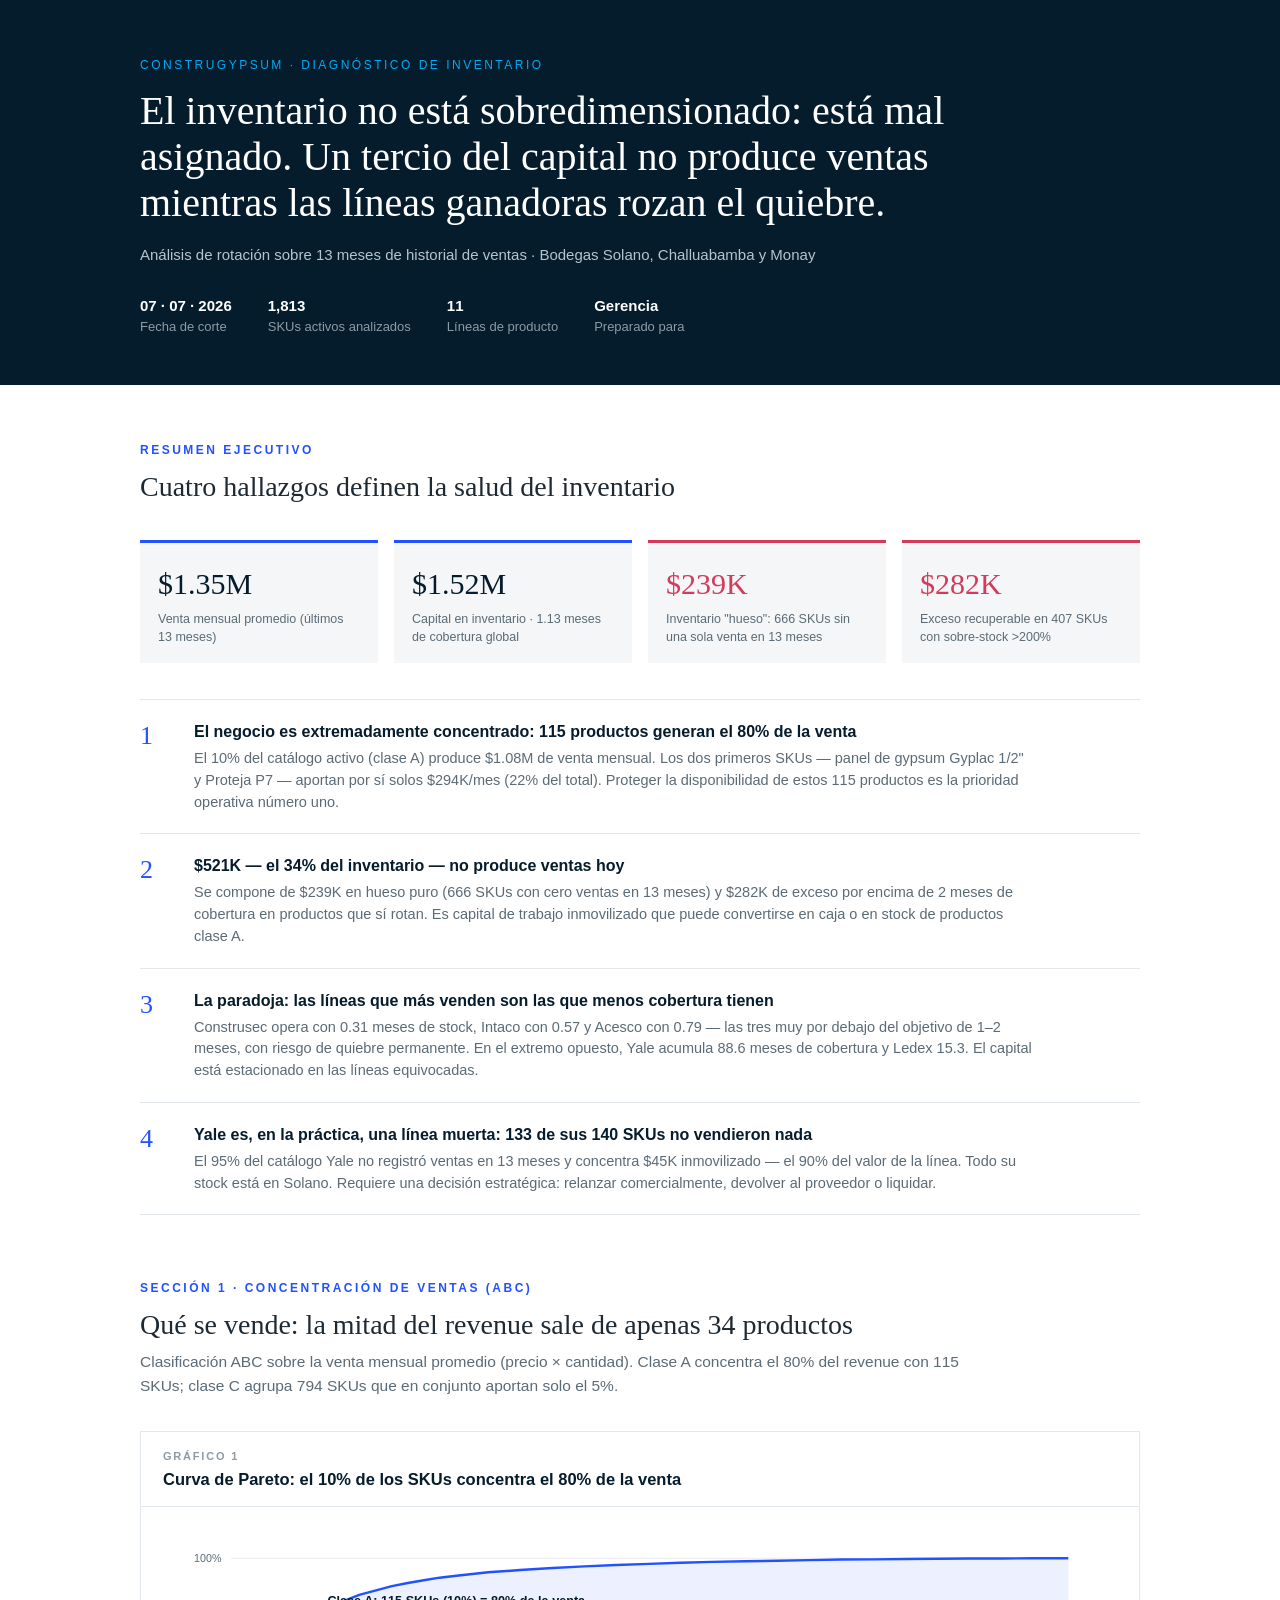
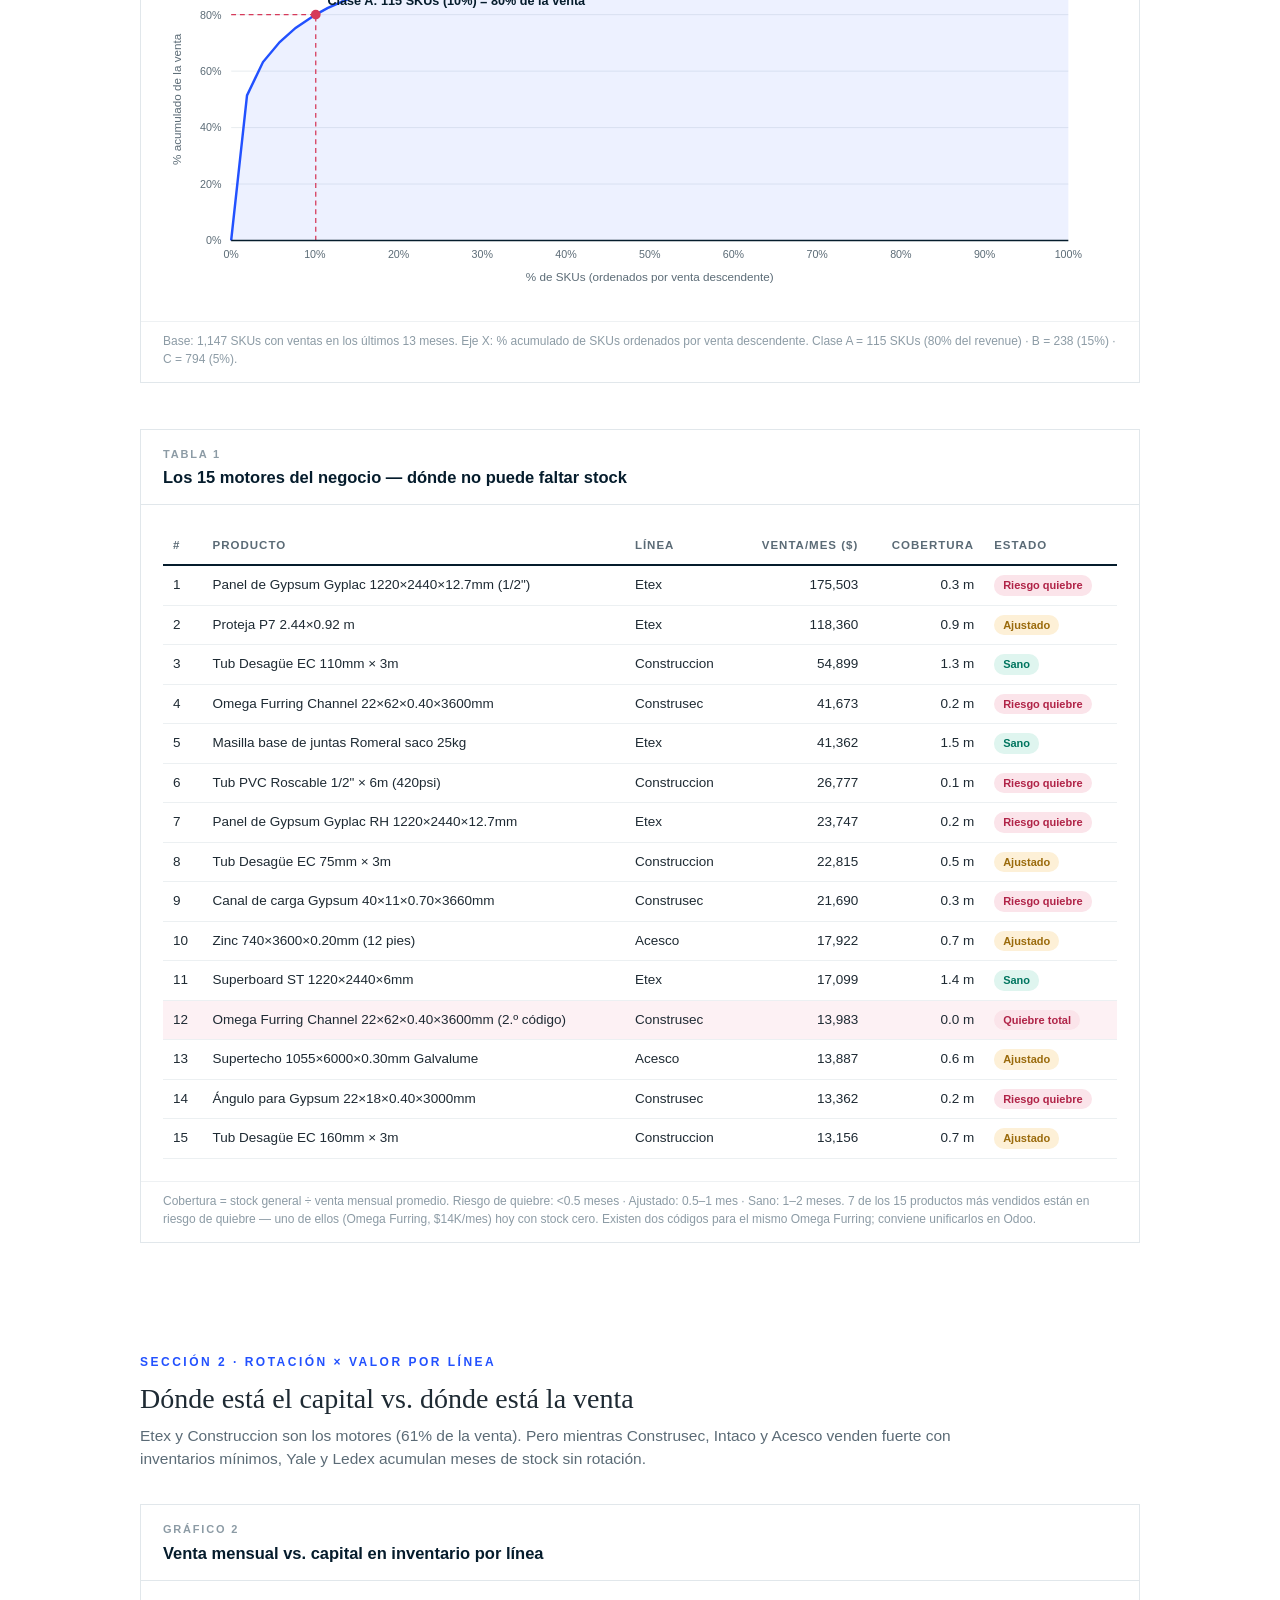
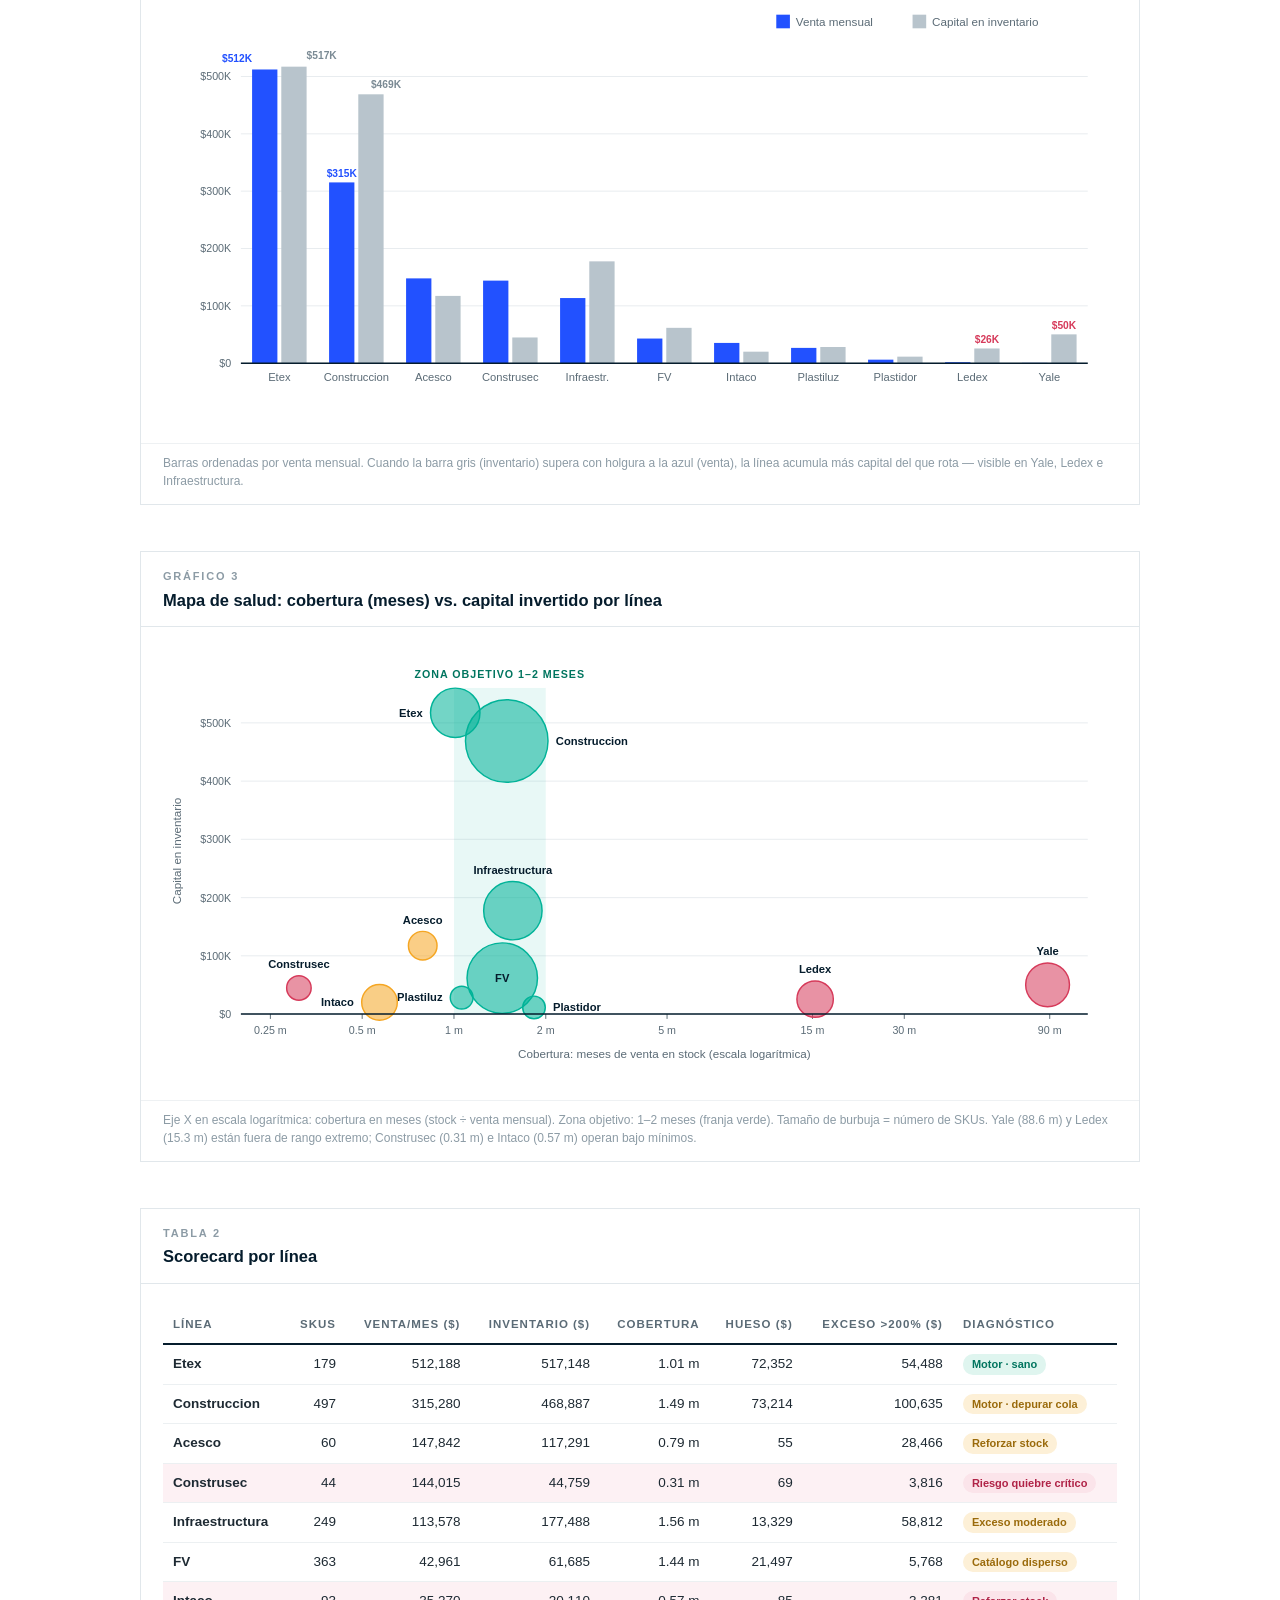
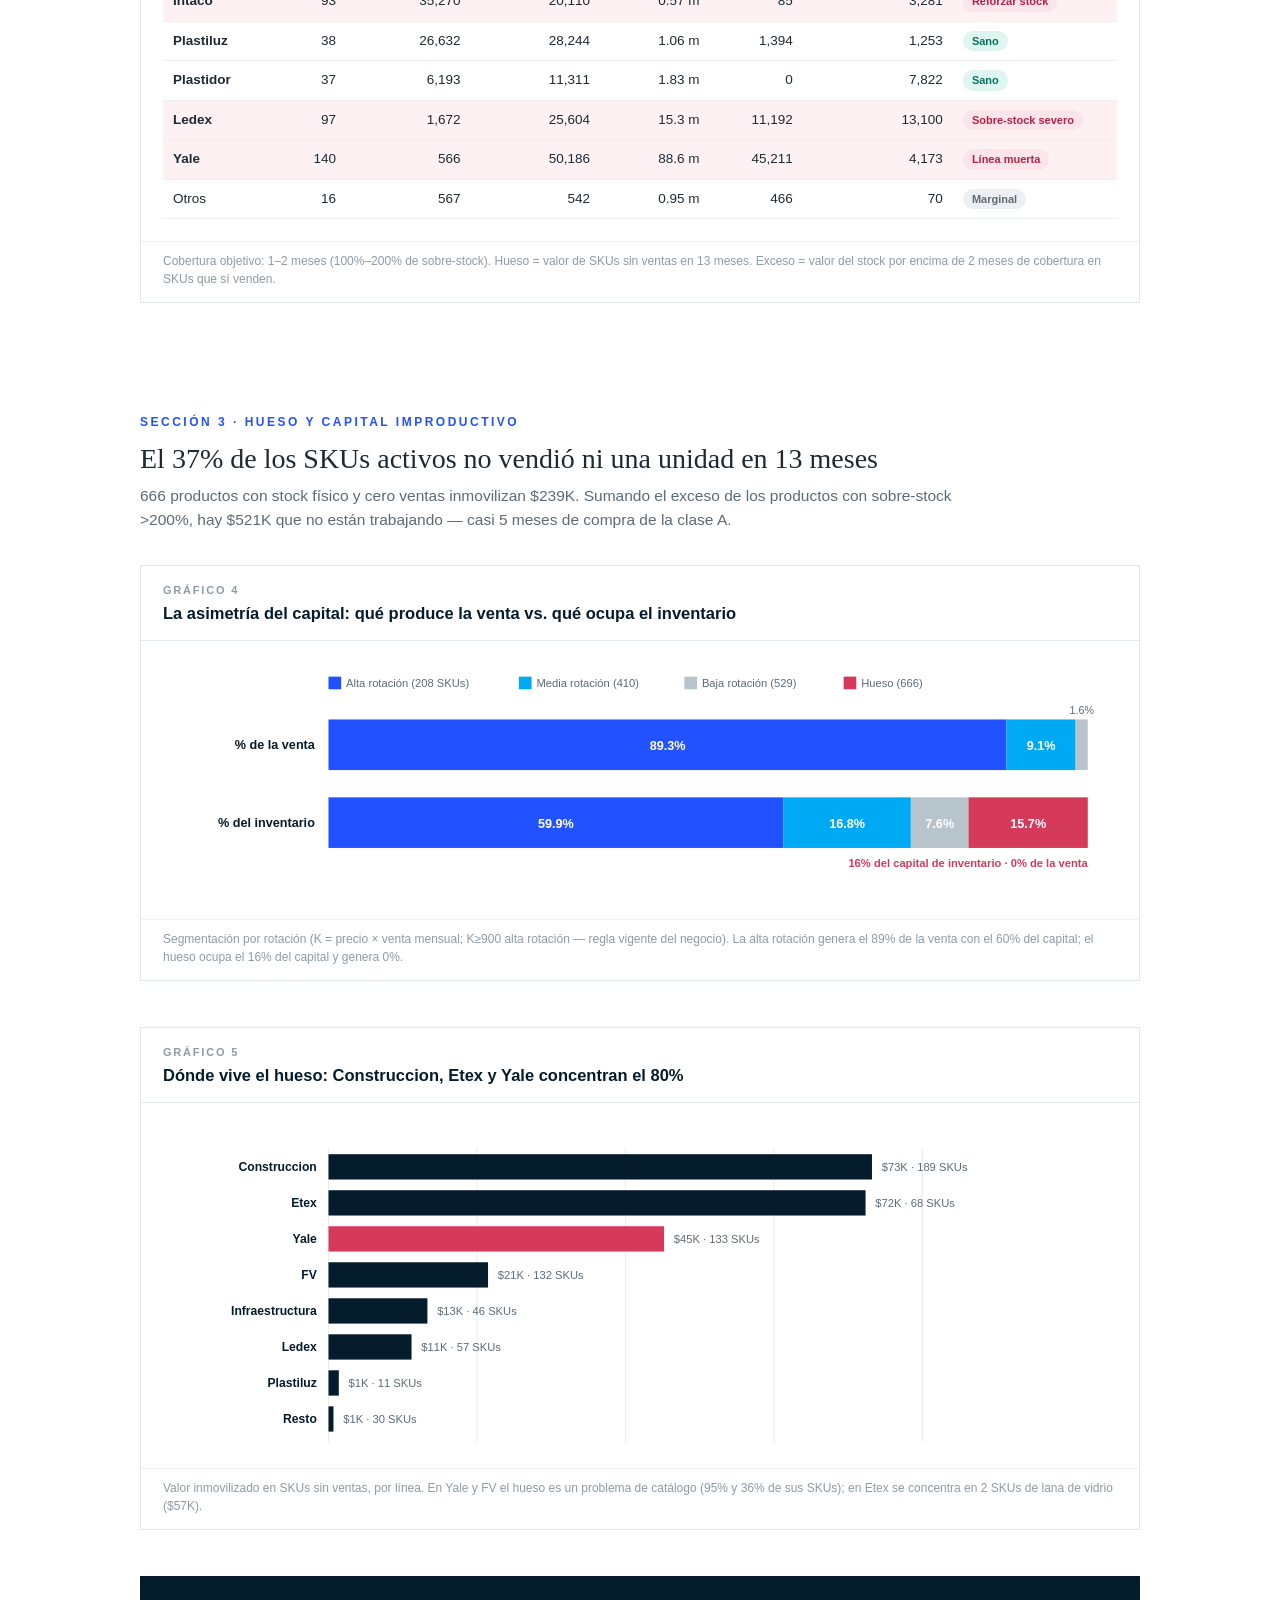
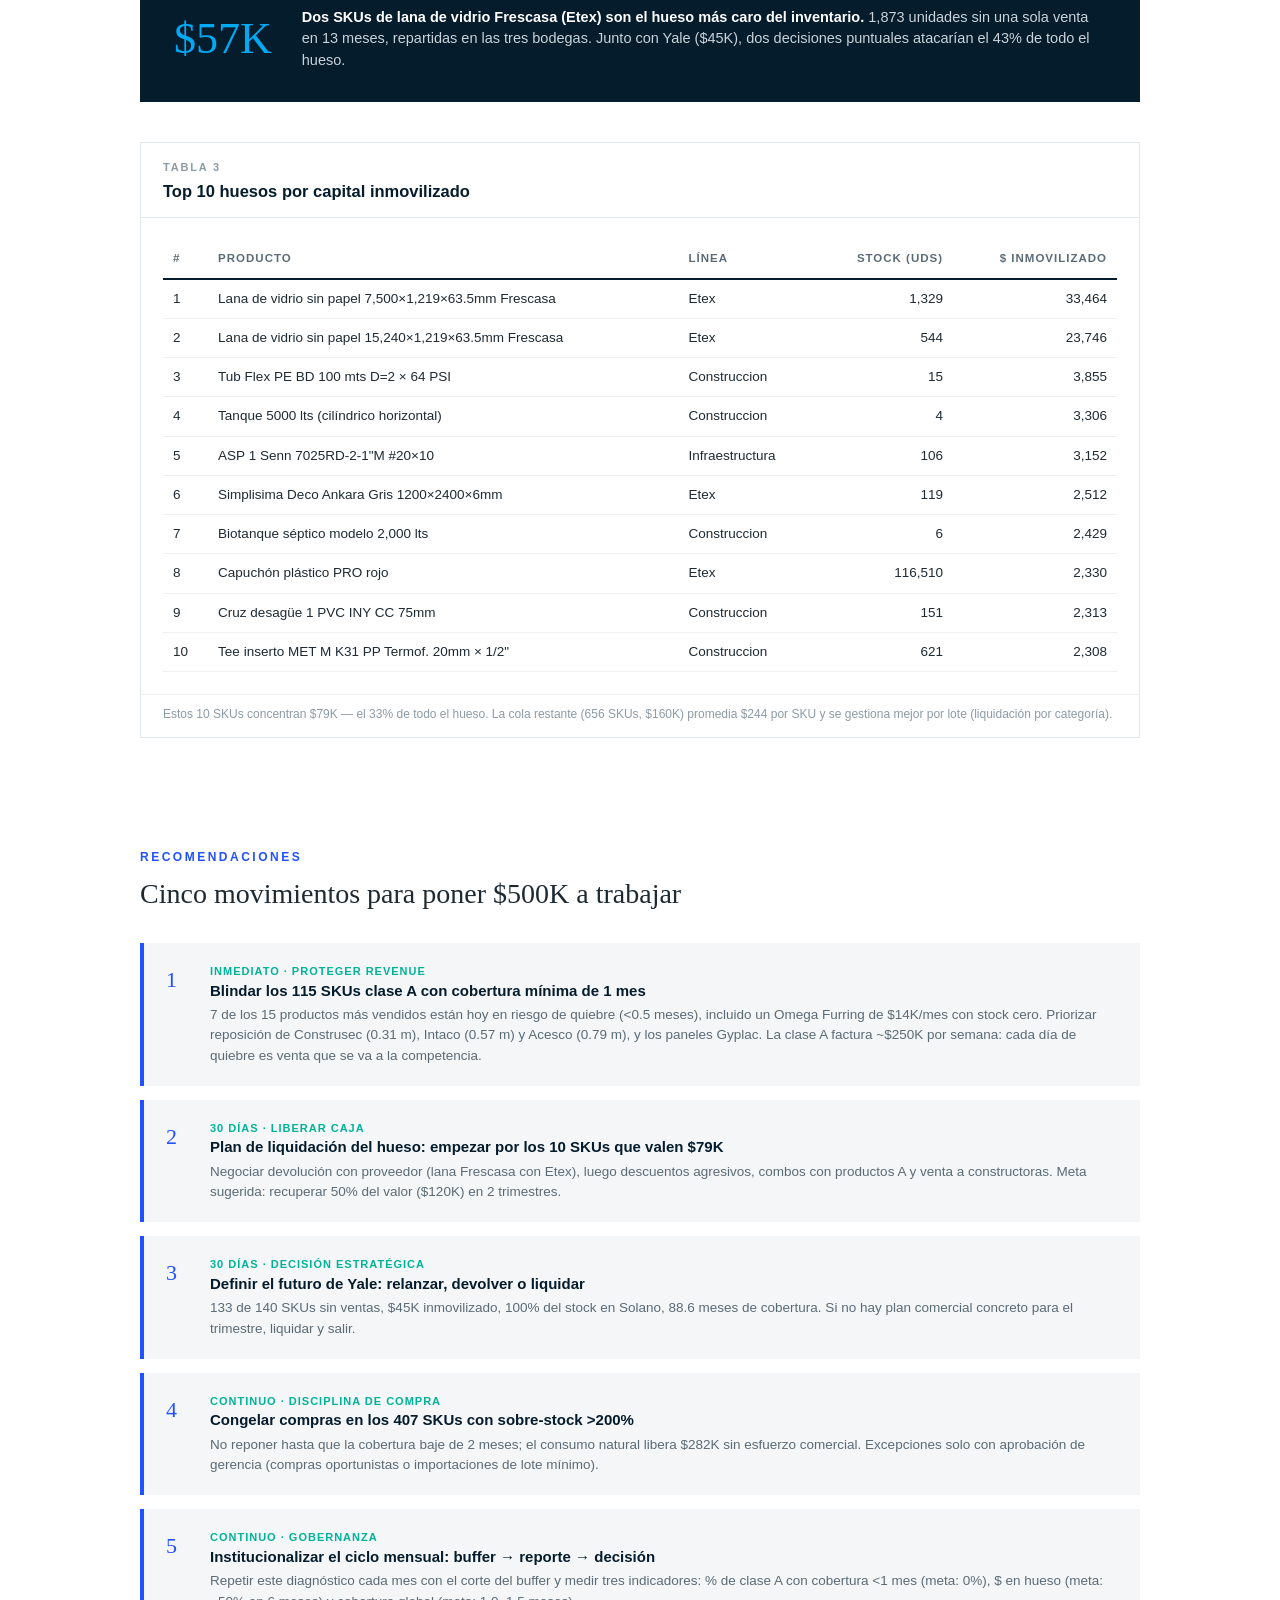
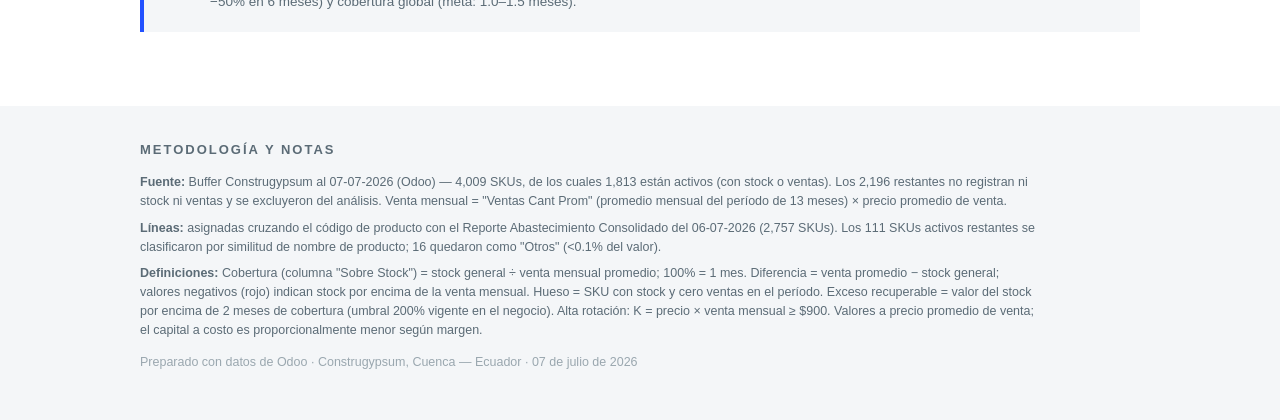
<file: analisis-inventario/index.html>
<!DOCTYPE html>
<html lang="es">
<head>
<meta charset="UTF-8">
<meta name="viewport" content="width=device-width, initial-scale=1.0">
<title>Diagnóstico de Inventario y Rotación — Construgypsum</title>
<style>
  :root{
    --navy:#051C2C; --blue:#2251FF; --cyan:#00A9F4; --teal:#00B398;
    --amber:#F5A623; --red:#D63A5A; --gray:#8C9BA5; --light:#F4F6F8;
    --ink:#1E2A33; --muted:#5B6B76;
  }
  *{box-sizing:border-box; margin:0; padding:0;}
  body{font-family:'Helvetica Neue',Helvetica,Arial,sans-serif; color:var(--ink); background:#fff; line-height:1.5;}
  .wrap{max-width:1080px; margin:0 auto; padding:0 40px;}

  /* ---------- Header ---------- */
  header{background:var(--navy); color:#fff; padding:56px 0 48px;}
  header .kicker{font-size:12px; letter-spacing:2.5px; text-transform:uppercase; color:var(--cyan); margin-bottom:14px;}
  header h1{font-family:Georgia,'Times New Roman',serif; font-size:40px; font-weight:400; line-height:1.15; max-width:820px;}
  header .sub{margin-top:18px; font-size:15px; color:#B8C4CC;}
  header .meta{margin-top:28px; display:flex; gap:36px; flex-wrap:wrap; font-size:13px; color:#8C9BA5;}
  header .meta b{display:block; color:#fff; font-size:15px; font-weight:600;}

  /* ---------- Sections ---------- */
  section{padding:56px 0 8px;}
  .sec-num{font-size:12px; letter-spacing:2.5px; text-transform:uppercase; color:var(--blue); font-weight:700; margin-bottom:10px;}
  h2{font-family:Georgia,serif; font-size:28px; font-weight:400; line-height:1.25; max-width:860px; margin-bottom:8px;}
  .lead{font-size:15.5px; color:var(--muted); max-width:860px; margin-bottom:28px;}

  /* ---------- KPI cards ---------- */
  .kpis{display:grid; grid-template-columns:repeat(4,1fr); gap:16px; margin:36px 0 8px;}
  .kpi{background:var(--light); border-top:3px solid var(--blue); padding:18px 18px 16px;}
  .kpi.alert{border-top-color:var(--red);}
  .kpi .v{font-family:Georgia,serif; font-size:30px; color:var(--navy);}
  .kpi.alert .v{color:var(--red);}
  .kpi .l{font-size:12.5px; color:var(--muted); margin-top:4px;}

  /* ---------- Findings ---------- */
  .findings{margin-top:36px; display:grid; gap:0;}
  .finding{display:flex; gap:20px; padding:20px 0; border-top:1px solid #E1E7EB;}
  .finding:last-child{border-bottom:1px solid #E1E7EB;}
  .fnum{font-family:Georgia,serif; font-size:26px; color:var(--blue); min-width:34px; line-height:1.2;}
  .finding h3{font-size:16px; font-weight:700; color:var(--navy); margin-bottom:4px;}
  .finding p{font-size:14.5px; color:var(--muted); max-width:840px;}

  /* ---------- Exhibits ---------- */
  .exhibit{margin:34px 0 46px; border:1px solid #E1E7EB;}
  .ex-head{padding:16px 22px 14px; border-bottom:1px solid #E1E7EB;}
  .ex-tag{font-size:11px; letter-spacing:1.8px; text-transform:uppercase; color:var(--gray); font-weight:700;}
  .ex-title{font-size:16.5px; font-weight:700; color:var(--navy); margin-top:3px;}
  .ex-body{padding:22px;}
  .chart-box{position:relative; height:340px;}
  .chart-svg{width:100%;}
  .chart-svg svg{display:block; width:100%; height:auto;}
  .chart-box.tall{height:400px;}
  .ex-note{padding:10px 22px 14px; font-size:12px; color:var(--gray); border-top:1px solid #EEF1F3;}

  /* ---------- Tables ---------- */
  table{width:100%; border-collapse:collapse; font-size:13.5px;}
  th{text-align:left; font-size:11.5px; letter-spacing:1px; text-transform:uppercase; color:var(--muted); padding:10px 10px; border-bottom:2px solid var(--navy); white-space:nowrap;}
  td{padding:9px 10px; border-bottom:1px solid #ECF0F2; vertical-align:top;}
  td.num, th.num{text-align:right; font-variant-numeric:tabular-nums;}
  tr.hl td{background:#FDF1F4;}
  .pill{display:inline-block; font-size:11px; font-weight:700; padding:2px 9px; border-radius:10px; white-space:nowrap;}
  .pill.red{background:#FBE4EA; color:#B02347;}
  .pill.green{background:#DFF5EF; color:#00755F;}
  .pill.amber{background:#FDF0D7; color:#9A6A0B;}
  .pill.gray{background:#EDF0F2; color:#5B6B76;}

  /* ---------- Callout ---------- */
  .callout{background:var(--navy); color:#fff; padding:30px 34px; margin:40px 0; display:flex; gap:30px; align-items:center;}
  .callout .big{font-family:Georgia,serif; font-size:44px; color:var(--cyan); white-space:nowrap;}
  .callout p{font-size:14.5px; color:#C9D3D9;}
  .callout b{color:#fff;}

  /* ---------- Recommendations ---------- */
  .recs{display:grid; gap:14px; margin:32px 0 10px;}
  .rec{display:flex; gap:18px; background:var(--light); padding:20px 22px; border-left:4px solid var(--blue);}
  .rec .n{font-family:Georgia,serif; font-size:22px; color:var(--blue); min-width:26px;}
  .rec h4{font-size:15px; color:var(--navy); margin-bottom:3px;}
  .rec p{font-size:13.5px; color:var(--muted);}
  .rec .tag{font-size:11px; font-weight:700; color:var(--teal); text-transform:uppercase; letter-spacing:1px;}

  /* ---------- Footer ---------- */
  .method{background:var(--light); padding:34px 0 40px; margin-top:56px;}
  .method h3{font-size:13px; letter-spacing:2px; text-transform:uppercase; color:var(--muted); margin-bottom:14px;}
  .method p{font-size:12.5px; color:var(--muted); max-width:900px; margin-bottom:8px;}

  @media(max-width:820px){ .kpis{grid-template-columns:repeat(2,1fr);} header h1{font-size:30px;} .callout{flex-direction:column; align-items:flex-start;} }
  @media print{ .chart-box{height:300px;} section{padding:30px 0 4px;} }
</style>
</head>
<body>

<header>
  <div class="wrap">
    <div class="kicker">Construgypsum · Diagnóstico de inventario</div>
    <h1>El inventario no está sobredimensionado: está mal asignado. Un tercio del capital no produce ventas mientras las líneas ganadoras rozan el quiebre.</h1>
    <div class="sub">Análisis de rotación sobre 13 meses de historial de ventas · Bodegas Solano, Challuabamba y Monay</div>
    <div class="meta">
      <div><b>07 · 07 · 2026</b>Fecha de corte</div>
      <div><b>1,813</b>SKUs activos analizados</div>
      <div><b>11</b>Líneas de producto</div>
      <div><b>Gerencia</b>Preparado para</div>
    </div>
  </div>
</header>

<!-- ================= RESUMEN EJECUTIVO ================= -->
<section>
  <div class="wrap">
    <div class="sec-num">Resumen ejecutivo</div>
    <h2>Cuatro hallazgos definen la salud del inventario</h2>

    <div class="kpis">
      <div class="kpi"><div class="v">$1.35M</div><div class="l">Venta mensual promedio (últimos 13 meses)</div></div>
      <div class="kpi"><div class="v">$1.52M</div><div class="l">Capital en inventario · 1.13 meses de cobertura global</div></div>
      <div class="kpi alert"><div class="v">$239K</div><div class="l">Inventario "hueso": 666 SKUs sin una sola venta en 13 meses</div></div>
      <div class="kpi alert"><div class="v">$282K</div><div class="l">Exceso recuperable en 407 SKUs con sobre-stock &gt;200%</div></div>
    </div>

    <div class="findings">
      <div class="finding"><div class="fnum">1</div><div>
        <h3>El negocio es extremadamente concentrado: 115 productos generan el 80% de la venta</h3>
        <p>El 10% del catálogo activo (clase A) produce $1.08M de venta mensual. Los dos primeros SKUs — panel de gypsum Gyplac 1/2" y Proteja P7 — aportan por sí solos $294K/mes (22% del total). Proteger la disponibilidad de estos 115 productos es la prioridad operativa número uno.</p>
      </div></div>
      <div class="finding"><div class="fnum">2</div><div>
        <h3>$521K — el 34% del inventario — no produce ventas hoy</h3>
        <p>Se compone de $239K en hueso puro (666 SKUs con cero ventas en 13 meses) y $282K de exceso por encima de 2 meses de cobertura en productos que sí rotan. Es capital de trabajo inmovilizado que puede convertirse en caja o en stock de productos clase A.</p>
      </div></div>
      <div class="finding"><div class="fnum">3</div><div>
        <h3>La paradoja: las líneas que más venden son las que menos cobertura tienen</h3>
        <p>Construsec opera con 0.31 meses de stock, Intaco con 0.57 y Acesco con 0.79 — las tres muy por debajo del objetivo de 1–2 meses, con riesgo de quiebre permanente. En el extremo opuesto, Yale acumula 88.6 meses de cobertura y Ledex 15.3. El capital está estacionado en las líneas equivocadas.</p>
      </div></div>
      <div class="finding"><div class="fnum">4</div><div>
        <h3>Yale es, en la práctica, una línea muerta: 133 de sus 140 SKUs no vendieron nada</h3>
        <p>El 95% del catálogo Yale no registró ventas en 13 meses y concentra $45K inmovilizado — el 90% del valor de la línea. Todo su stock está en Solano. Requiere una decisión estratégica: relanzar comercialmente, devolver al proveedor o liquidar.</p>
      </div></div>
    </div>
  </div>
</section>

<!-- ================= SECCIÓN 1: ABC ================= -->
<section>
  <div class="wrap">
    <div class="sec-num">Sección 1 · Concentración de ventas (ABC)</div>
    <h2>Qué se vende: la mitad del revenue sale de apenas 34 productos</h2>
    <p class="lead">Clasificación ABC sobre la venta mensual promedio (precio × cantidad). Clase A concentra el 80% del revenue con 115 SKUs; clase C agrupa 794 SKUs que en conjunto aportan solo el 5%.</p>

    <div class="exhibit">
      <div class="ex-head"><div class="ex-tag">Gráfico 1</div><div class="ex-title">Curva de Pareto: el 10% de los SKUs concentra el 80% de la venta</div></div>
      <div class="ex-body"><div class="chart-svg"><svg viewBox='0 0 980 380' width='100%' xmlns='http://www.w3.org/2000/svg' font-family='Helvetica Neue,Helvetica,Arial,sans-serif'><line x1='70' y1='320.0' x2='930' y2='320.0' stroke='#E8ECEF' stroke-width='1'/><text x='60.0' y='324.0' font-size='11' fill='#5B6B76' text-anchor='end' font-weight='400' >0%</text><line x1='70' y1='262.0' x2='930' y2='262.0' stroke='#E8ECEF' stroke-width='1'/><text x='60.0' y='266.0' font-size='11' fill='#5B6B76' text-anchor='end' font-weight='400' >20%</text><line x1='70' y1='204.0' x2='930' y2='204.0' stroke='#E8ECEF' stroke-width='1'/><text x='60.0' y='208.0' font-size='11' fill='#5B6B76' text-anchor='end' font-weight='400' >40%</text><line x1='70' y1='146.0' x2='930' y2='146.0' stroke='#E8ECEF' stroke-width='1'/><text x='60.0' y='150.0' font-size='11' fill='#5B6B76' text-anchor='end' font-weight='400' >60%</text><line x1='70' y1='88.0' x2='930' y2='88.0' stroke='#E8ECEF' stroke-width='1'/><text x='60.0' y='92.0' font-size='11' fill='#5B6B76' text-anchor='end' font-weight='400' >80%</text><line x1='70' y1='30.0' x2='930' y2='30.0' stroke='#E8ECEF' stroke-width='1'/><text x='60.0' y='34.0' font-size='11' fill='#5B6B76' text-anchor='end' font-weight='400' >100%</text><text x='70.0' y='338.0' font-size='11' fill='#5B6B76' text-anchor='middle' font-weight='400' >0%</text><text x='156.0' y='338.0' font-size='11' fill='#5B6B76' text-anchor='middle' font-weight='400' >10%</text><text x='242.0' y='338.0' font-size='11' fill='#5B6B76' text-anchor='middle' font-weight='400' >20%</text><text x='328.0' y='338.0' font-size='11' fill='#5B6B76' text-anchor='middle' font-weight='400' >30%</text><text x='414.0' y='338.0' font-size='11' fill='#5B6B76' text-anchor='middle' font-weight='400' >40%</text><text x='500.0' y='338.0' font-size='11' fill='#5B6B76' text-anchor='middle' font-weight='400' >50%</text><text x='586.0' y='338.0' font-size='11' fill='#5B6B76' text-anchor='middle' font-weight='400' >60%</text><text x='672.0' y='338.0' font-size='11' fill='#5B6B76' text-anchor='middle' font-weight='400' >70%</text><text x='758.0' y='338.0' font-size='11' fill='#5B6B76' text-anchor='middle' font-weight='400' >80%</text><text x='844.0' y='338.0' font-size='11' fill='#5B6B76' text-anchor='middle' font-weight='400' >90%</text><text x='930.0' y='338.0' font-size='11' fill='#5B6B76' text-anchor='middle' font-weight='400' >100%</text><path d='M 70.0 320.0 L 86.3 170.9 L 102.7 136.7 L 119.9 116.1 L 136.2 101.6 L 152.6 90.6 L 156.9 88.0 L 168.9 81.3 L 185.2 74.1 L 201.6 67.7 L 218.8 63.1 L 235.1 58.7 L 251.5 55.5 L 267.8 52.6 L 284.1 50.0 L 301.3 48.0 L 317.7 46.2 L 334.0 44.5 L 366.7 42.2 L 400.2 40.1 L 432.9 38.4 L 465.6 37.0 L 499.1 35.8 L 531.8 34.6 L 564.5 33.8 L 598.0 33.2 L 630.7 32.6 L 663.4 32.0 L 696.9 31.4 L 729.6 31.2 L 763.2 30.9 L 795.8 30.6 L 828.5 30.3 L 862.1 30.3 L 895.6 30.0 L 930.0 30.0 L 930.0 320 L 70.0 320 Z' fill='rgba(34,81,255,0.08)'/><path d='M 70.0 320.0 L 86.3 170.9 L 102.7 136.7 L 119.9 116.1 L 136.2 101.6 L 152.6 90.6 L 156.9 88.0 L 168.9 81.3 L 185.2 74.1 L 201.6 67.7 L 218.8 63.1 L 235.1 58.7 L 251.5 55.5 L 267.8 52.6 L 284.1 50.0 L 301.3 48.0 L 317.7 46.2 L 334.0 44.5 L 366.7 42.2 L 400.2 40.1 L 432.9 38.4 L 465.6 37.0 L 499.1 35.8 L 531.8 34.6 L 564.5 33.8 L 598.0 33.2 L 630.7 32.6 L 663.4 32.0 L 696.9 31.4 L 729.6 31.2 L 763.2 30.9 L 795.8 30.6 L 828.5 30.3 L 862.1 30.3 L 895.6 30.0 L 930.0 30.0' fill='none' stroke='#2251FF' stroke-width='2.5'/><line x1='156.9' y1='320' x2='156.9' y2='88.0' stroke='#D63A5A' stroke-width='1.3' stroke-dasharray='5,4'/><line x1='70' y1='88.0' x2='156.9' y2='88.0' stroke='#D63A5A' stroke-width='1.3' stroke-dasharray='5,4'/><circle cx='156.9' cy='88.0' r='5' fill='#D63A5A'/><text x='168.9' y='78.0' font-size='13' fill='#051C2C' text-anchor='start' font-weight='700' >Clase A: 115 SKUs (10%) = 80% de la venta</text><text x='500.0' y='362.0' font-size='12' fill='#5B6B76' text-anchor='middle' font-weight='400' >% de SKUs (ordenados por venta descendente)</text><text x='18' y='175.0' font-size='12' fill='#5B6B76' text-anchor='middle' transform='rotate(-90 18 175.0)'>% acumulado de la venta</text><line x1='70' y1='320' x2='930' y2='320' stroke='#051C2C' stroke-width='1.5'/></svg></div></div>
      <div class="ex-note">Base: 1,147 SKUs con ventas en los últimos 13 meses. Eje X: % acumulado de SKUs ordenados por venta descendente. Clase A = 115 SKUs (80% del revenue) · B = 238 (15%) · C = 794 (5%).</div>
    </div>

    <div class="exhibit">
      <div class="ex-head"><div class="ex-tag">Tabla 1</div><div class="ex-title">Los 15 motores del negocio — dónde no puede faltar stock</div></div>
      <div class="ex-body">
        <table>
          <thead><tr><th>#</th><th>Producto</th><th>Línea</th><th class="num">Venta/mes ($)</th><th class="num">Cobertura</th><th>Estado</th></tr></thead>
          <tbody>
            <tr><td>1</td><td>Panel de Gypsum Gyplac 1220×2440×12.7mm (1/2")</td><td>Etex</td><td class="num">175,503</td><td class="num">0.3 m</td><td><span class="pill red">Riesgo quiebre</span></td></tr>
            <tr><td>2</td><td>Proteja P7 2.44×0.92 m</td><td>Etex</td><td class="num">118,360</td><td class="num">0.9 m</td><td><span class="pill amber">Ajustado</span></td></tr>
            <tr><td>3</td><td>Tub Desagüe EC 110mm × 3m</td><td>Construccion</td><td class="num">54,899</td><td class="num">1.3 m</td><td><span class="pill green">Sano</span></td></tr>
            <tr><td>4</td><td>Omega Furring Channel 22×62×0.40×3600mm</td><td>Construsec</td><td class="num">41,673</td><td class="num">0.2 m</td><td><span class="pill red">Riesgo quiebre</span></td></tr>
            <tr><td>5</td><td>Masilla base de juntas Romeral saco 25kg</td><td>Etex</td><td class="num">41,362</td><td class="num">1.5 m</td><td><span class="pill green">Sano</span></td></tr>
            <tr><td>6</td><td>Tub PVC Roscable 1/2" × 6m (420psi)</td><td>Construccion</td><td class="num">26,777</td><td class="num">0.1 m</td><td><span class="pill red">Riesgo quiebre</span></td></tr>
            <tr><td>7</td><td>Panel de Gypsum Gyplac RH 1220×2440×12.7mm</td><td>Etex</td><td class="num">23,747</td><td class="num">0.2 m</td><td><span class="pill red">Riesgo quiebre</span></td></tr>
            <tr><td>8</td><td>Tub Desagüe EC 75mm × 3m</td><td>Construccion</td><td class="num">22,815</td><td class="num">0.5 m</td><td><span class="pill amber">Ajustado</span></td></tr>
            <tr><td>9</td><td>Canal de carga Gypsum 40×11×0.70×3660mm</td><td>Construsec</td><td class="num">21,690</td><td class="num">0.3 m</td><td><span class="pill red">Riesgo quiebre</span></td></tr>
            <tr><td>10</td><td>Zinc 740×3600×0.20mm (12 pies)</td><td>Acesco</td><td class="num">17,922</td><td class="num">0.7 m</td><td><span class="pill amber">Ajustado</span></td></tr>
            <tr><td>11</td><td>Superboard ST 1220×2440×6mm</td><td>Etex</td><td class="num">17,099</td><td class="num">1.4 m</td><td><span class="pill green">Sano</span></td></tr>
            <tr class="hl"><td>12</td><td>Omega Furring Channel 22×62×0.40×3600mm (2.º código)</td><td>Construsec</td><td class="num">13,983</td><td class="num">0.0 m</td><td><span class="pill red">Quiebre total</span></td></tr>
            <tr><td>13</td><td>Supertecho 1055×6000×0.30mm Galvalume</td><td>Acesco</td><td class="num">13,887</td><td class="num">0.6 m</td><td><span class="pill amber">Ajustado</span></td></tr>
            <tr><td>14</td><td>Ángulo para Gypsum 22×18×0.40×3000mm</td><td>Construsec</td><td class="num">13,362</td><td class="num">0.2 m</td><td><span class="pill red">Riesgo quiebre</span></td></tr>
            <tr><td>15</td><td>Tub Desagüe EC 160mm × 3m</td><td>Construccion</td><td class="num">13,156</td><td class="num">0.7 m</td><td><span class="pill amber">Ajustado</span></td></tr>
          </tbody>
        </table>
      </div>
      <div class="ex-note">Cobertura = stock general ÷ venta mensual promedio. Riesgo de quiebre: &lt;0.5 meses · Ajustado: 0.5–1 mes · Sano: 1–2 meses. 7 de los 15 productos más vendidos están en riesgo de quiebre — uno de ellos (Omega Furring, $14K/mes) hoy con stock cero. Existen dos códigos para el mismo Omega Furring; conviene unificarlos en Odoo.</div>
    </div>
  </div>
</section>

<!-- ================= SECCIÓN 2: ROTACIÓN × VALOR ================= -->
<section>
  <div class="wrap">
    <div class="sec-num">Sección 2 · Rotación × valor por línea</div>
    <h2>Dónde está el capital vs. dónde está la venta</h2>
    <p class="lead">Etex y Construccion son los motores (61% de la venta). Pero mientras Construsec, Intaco y Acesco venden fuerte con inventarios mínimos, Yale y Ledex acumulan meses de stock sin rotación.</p>

    <div class="exhibit">
      <div class="ex-head"><div class="ex-tag">Gráfico 2</div><div class="ex-title">Venta mensual vs. capital en inventario por línea</div></div>
      <div class="ex-body"><div class="chart-svg"><svg viewBox='0 0 980 430' width='100%' xmlns='http://www.w3.org/2000/svg' font-family='Helvetica Neue,Helvetica,Arial,sans-serif'><rect x='630' y='12' width='14' height='14' fill='#2251FF'/><text x='650.0' y='24.0' font-size='12' fill='#5B6B76' text-anchor='start' font-weight='400' >Venta mensual</text><rect x='770' y='12' width='14' height='14' fill='#B8C4CC'/><text x='790.0' y='24.0' font-size='12' fill='#5B6B76' text-anchor='start' font-weight='400' >Capital en inventario</text><line x1='80' y1='370.0' x2='950' y2='370.0' stroke='#E8ECEF'/><text x='70.0' y='374.0' font-size='11' fill='#5B6B76' text-anchor='end' font-weight='400' >$0</text><line x1='80' y1='311.1' x2='950' y2='311.1' stroke='#E8ECEF'/><text x='70.0' y='315.1' font-size='11' fill='#5B6B76' text-anchor='end' font-weight='400' >$100K</text><line x1='80' y1='252.2' x2='950' y2='252.2' stroke='#E8ECEF'/><text x='70.0' y='256.2' font-size='11' fill='#5B6B76' text-anchor='end' font-weight='400' >$200K</text><line x1='80' y1='193.3' x2='950' y2='193.3' stroke='#E8ECEF'/><text x='70.0' y='197.3' font-size='11' fill='#5B6B76' text-anchor='end' font-weight='400' >$300K</text><line x1='80' y1='134.4' x2='950' y2='134.4' stroke='#E8ECEF'/><text x='70.0' y='138.4' font-size='11' fill='#5B6B76' text-anchor='end' font-weight='400' >$400K</text><line x1='80' y1='75.5' x2='950' y2='75.5' stroke='#E8ECEF'/><text x='70.0' y='79.5' font-size='11' fill='#5B6B76' text-anchor='end' font-weight='400' >$500K</text><rect x='91.5' y='68.3' width='26' height='301.7' fill='#2251FF'/><rect x='121.5' y='65.4' width='26' height='304.6' fill='#B8C4CC'/><text x='119.5' y='388.0' font-size='11.5' fill='#5B6B76' text-anchor='middle' font-weight='400' >Etex</text><text x='91.5' y='60.3' font-size='10.5' fill='#2251FF' text-anchor='end' font-weight='700' >$512K</text><text x='147.5' y='57.4' font-size='10.5' fill='#7A8A94' text-anchor='start' font-weight='700' >$517K</text><rect x='170.6' y='184.3' width='26' height='185.7' fill='#2251FF'/><rect x='200.6' y='93.8' width='26' height='276.2' fill='#B8C4CC'/><text x='198.6' y='388.0' font-size='11.5' fill='#5B6B76' text-anchor='middle' font-weight='400' >Construccion</text><text x='183.6' y='178.3' font-size='10.5' fill='#2251FF' text-anchor='middle' font-weight='700' >$315K</text><text x='213.6' y='87.8' font-size='10.5' fill='#7A8A94' text-anchor='start' font-weight='700' >$469K</text><rect x='249.7' y='282.9' width='26' height='87.1' fill='#2251FF'/><rect x='279.7' y='300.9' width='26' height='69.1' fill='#B8C4CC'/><text x='277.7' y='388.0' font-size='11.5' fill='#5B6B76' text-anchor='middle' font-weight='400' >Acesco</text><rect x='328.8' y='285.2' width='26' height='84.8' fill='#2251FF'/><rect x='358.8' y='343.6' width='26' height='26.4' fill='#B8C4CC'/><text x='356.8' y='388.0' font-size='11.5' fill='#5B6B76' text-anchor='middle' font-weight='400' >Construsec</text><rect x='407.9' y='303.1' width='26' height='66.9' fill='#2251FF'/><rect x='437.9' y='265.4' width='26' height='104.6' fill='#B8C4CC'/><text x='435.9' y='388.0' font-size='11.5' fill='#5B6B76' text-anchor='middle' font-weight='400' >Infraestr.</text><rect x='487.0' y='344.7' width='26' height='25.3' fill='#2251FF'/><rect x='517.0' y='333.7' width='26' height='36.3' fill='#B8C4CC'/><text x='515.0' y='388.0' font-size='11.5' fill='#5B6B76' text-anchor='middle' font-weight='400' >FV</text><rect x='566.1' y='349.2' width='26' height='20.8' fill='#2251FF'/><rect x='596.1' y='358.2' width='26' height='11.8' fill='#B8C4CC'/><text x='594.1' y='388.0' font-size='11.5' fill='#5B6B76' text-anchor='middle' font-weight='400' >Intaco</text><rect x='645.2' y='354.3' width='26' height='15.7' fill='#2251FF'/><rect x='675.2' y='353.4' width='26' height='16.6' fill='#B8C4CC'/><text x='673.2' y='388.0' font-size='11.5' fill='#5B6B76' text-anchor='middle' font-weight='400' >Plastiluz</text><rect x='724.3' y='366.4' width='26' height='3.6' fill='#2251FF'/><rect x='754.3' y='363.3' width='26' height='6.7' fill='#B8C4CC'/><text x='752.3' y='388.0' font-size='11.5' fill='#5B6B76' text-anchor='middle' font-weight='400' >Plastidor</text><rect x='803.4' y='369.0' width='26' height='1.0' fill='#2251FF'/><rect x='833.4' y='354.9' width='26' height='15.1' fill='#B8C4CC'/><text x='831.4' y='388.0' font-size='11.5' fill='#5B6B76' text-anchor='middle' font-weight='400' >Ledex</text><text x='846.4' y='348.9' font-size='10.5' fill='#D63A5A' text-anchor='middle' font-weight='700' >$26K</text><rect x='882.5' y='369.7' width='26' height='0.3' fill='#2251FF'/><rect x='912.5' y='340.4' width='26' height='29.6' fill='#B8C4CC'/><text x='910.5' y='388.0' font-size='11.5' fill='#5B6B76' text-anchor='middle' font-weight='400' >Yale</text><text x='925.5' y='334.4' font-size='10.5' fill='#D63A5A' text-anchor='middle' font-weight='700' >$50K</text><line x1='80' y1='370' x2='950' y2='370' stroke='#051C2C' stroke-width='1.5'/></svg></div></div>
      <div class="ex-note">Barras ordenadas por venta mensual. Cuando la barra gris (inventario) supera con holgura a la azul (venta), la línea acumula más capital del que rota — visible en Yale, Ledex e Infraestructura.</div>
    </div>

    <div class="exhibit">
      <div class="ex-head"><div class="ex-tag">Gráfico 3</div><div class="ex-title">Mapa de salud: cobertura (meses) vs. capital invertido por línea</div></div>
      <div class="ex-body"><div class="chart-svg"><svg viewBox='0 0 980 440' width='100%' xmlns='http://www.w3.org/2000/svg' font-family='Helvetica Neue,Helvetica,Arial,sans-serif'><line x1='80' y1='375.0' x2='950' y2='375.0' stroke='#E8ECEF'/><text x='70.0' y='379.0' font-size='11' fill='#5B6B76' text-anchor='end' font-weight='400' >$0</text><line x1='80' y1='315.2' x2='950' y2='315.2' stroke='#E8ECEF'/><text x='70.0' y='319.2' font-size='11' fill='#5B6B76' text-anchor='end' font-weight='400' >$100K</text><line x1='80' y1='255.4' x2='950' y2='255.4' stroke='#E8ECEF'/><text x='70.0' y='259.4' font-size='11' fill='#5B6B76' text-anchor='end' font-weight='400' >$200K</text><line x1='80' y1='195.5' x2='950' y2='195.5' stroke='#E8ECEF'/><text x='70.0' y='199.5' font-size='11' fill='#5B6B76' text-anchor='end' font-weight='400' >$300K</text><line x1='80' y1='135.7' x2='950' y2='135.7' stroke='#E8ECEF'/><text x='70.0' y='139.7' font-size='11' fill='#5B6B76' text-anchor='end' font-weight='400' >$400K</text><line x1='80' y1='75.9' x2='950' y2='75.9' stroke='#E8ECEF'/><text x='70.0' y='79.9' font-size='11' fill='#5B6B76' text-anchor='end' font-weight='400' >$500K</text><rect x='298.9' y='40' width='94.3' height='335' fill='rgba(0,179,152,0.09)'/><text x='346.0' y='30.0' font-size='11' fill='#00755F' text-anchor='middle' font-weight='700' letter-spacing='1'>ZONA OBJETIVO 1–2 MESES</text><line x1='110.3' y1='375' x2='110.3' y2='380' stroke='#5B6B76'/><text x='110.3' y='395.0' font-size='11' fill='#5B6B76' text-anchor='middle' font-weight='400' >0.25 m</text><line x1='204.6' y1='375' x2='204.6' y2='380' stroke='#5B6B76'/><text x='204.6' y='395.0' font-size='11' fill='#5B6B76' text-anchor='middle' font-weight='400' >0.5 m</text><line x1='298.9' y1='375' x2='298.9' y2='380' stroke='#5B6B76'/><text x='298.9' y='395.0' font-size='11' fill='#5B6B76' text-anchor='middle' font-weight='400' >1 m</text><line x1='393.2' y1='375' x2='393.2' y2='380' stroke='#5B6B76'/><text x='393.2' y='395.0' font-size='11' fill='#5B6B76' text-anchor='middle' font-weight='400' >2 m</text><line x1='517.8' y1='375' x2='517.8' y2='380' stroke='#5B6B76'/><text x='517.8' y='395.0' font-size='11' fill='#5B6B76' text-anchor='middle' font-weight='400' >5 m</text><line x1='667.2' y1='375' x2='667.2' y2='380' stroke='#5B6B76'/><text x='667.2' y='395.0' font-size='11' fill='#5B6B76' text-anchor='middle' font-weight='400' >15 m</text><line x1='761.5' y1='375' x2='761.5' y2='380' stroke='#5B6B76'/><text x='761.5' y='395.0' font-size='11' fill='#5B6B76' text-anchor='middle' font-weight='400' >30 m</text><line x1='910.9' y1='375' x2='910.9' y2='380' stroke='#5B6B76'/><text x='910.9' y='395.0' font-size='11' fill='#5B6B76' text-anchor='middle' font-weight='400' >90 m</text><circle cx='300.2' cy='65.6' r='25.4' fill='#00B398' fill-opacity='0.55' stroke='#00B398' stroke-width='1.5'/><text x='266.8' y='69.6' font-size='11.5' fill='#051C2C' text-anchor='end' font-weight='700' >Etex</text><circle cx='353.1' cy='94.5' r='42.4' fill='#00B398' fill-opacity='0.55' stroke='#00B398' stroke-width='1.5'/><text x='403.5' y='98.5' font-size='11.5' fill='#051C2C' text-anchor='start' font-weight='700' >Construccion</text><circle cx='359.4' cy='268.8' r='30.0' fill='#00B398' fill-opacity='0.55' stroke='#00B398' stroke-width='1.5'/><text x='359.4' y='230.8' font-size='11.5' fill='#051C2C' text-anchor='middle' font-weight='700' >Infraestructura</text><circle cx='266.8' cy='304.8' r='14.7' fill='#F5A623' fill-opacity='0.55' stroke='#F5A623' stroke-width='1.5'/><text x='266.8' y='282.1' font-size='11.5' fill='#051C2C' text-anchor='middle' font-weight='700' >Acesco</text><circle cx='348.5' cy='338.1' r='36.2' fill='#00B398' fill-opacity='0.55' stroke='#00B398' stroke-width='1.5'/><text x='348.5' y='342.1' font-size='11.5' fill='#051C2C' text-anchor='middle' font-weight='700' >FV</text><circle cx='908.7' cy='345.0' r='22.5' fill='#D63A5A' fill-opacity='0.55' stroke='#D63A5A' stroke-width='1.5'/><text x='908.7' y='314.5' font-size='11.5' fill='#051C2C' text-anchor='middle' font-weight='700' >Yale</text><circle cx='139.6' cy='348.2' r='12.6' fill='#D63A5A' fill-opacity='0.55' stroke='#D63A5A' stroke-width='1.5'/><text x='139.6' y='327.6' font-size='11.5' fill='#051C2C' text-anchor='middle' font-weight='700' >Construsec</text><circle cx='306.8' cy='358.1' r='11.7' fill='#00B398' fill-opacity='0.55' stroke='#00B398' stroke-width='1.5'/><text x='287.1' y='362.1' font-size='11.5' fill='#051C2C' text-anchor='end' font-weight='700' >Plastiluz</text><circle cx='669.9' cy='359.7' r='18.7' fill='#D63A5A' fill-opacity='0.55' stroke='#D63A5A' stroke-width='1.5'/><text x='669.9' y='333.0' font-size='11.5' fill='#051C2C' text-anchor='middle' font-weight='700' >Ledex</text><circle cx='222.4' cy='363.0' r='18.3' fill='#F5A623' fill-opacity='0.55' stroke='#F5A623' stroke-width='1.5'/><text x='196.1' y='367.0' font-size='11.5' fill='#051C2C' text-anchor='end' font-weight='700' >Intaco</text><circle cx='381.1' cy='368.2' r='11.6' fill='#00B398' fill-opacity='0.55' stroke='#00B398' stroke-width='1.5'/><text x='400.6' y='372.2' font-size='11.5' fill='#051C2C' text-anchor='start' font-weight='700' >Plastidor</text><text x='515.0' y='420.0' font-size='12' fill='#5B6B76' text-anchor='middle' font-weight='400' >Cobertura: meses de venta en stock (escala logarítmica)</text><text x='18' y='207.5' font-size='12' fill='#5B6B76' text-anchor='middle' transform='rotate(-90 18 207.5)'>Capital en inventario</text><line x1='80' y1='375' x2='950' y2='375' stroke='#051C2C' stroke-width='1.5'/></svg></div></div>
      <div class="ex-note">Eje X en escala logarítmica: cobertura en meses (stock ÷ venta mensual). Zona objetivo: 1–2 meses (franja verde). Tamaño de burbuja = número de SKUs. Yale (88.6 m) y Ledex (15.3 m) están fuera de rango extremo; Construsec (0.31 m) e Intaco (0.57 m) operan bajo mínimos.</div>
    </div>

    <div class="exhibit">
      <div class="ex-head"><div class="ex-tag">Tabla 2</div><div class="ex-title">Scorecard por línea</div></div>
      <div class="ex-body">
        <table>
          <thead><tr><th>Línea</th><th class="num">SKUs</th><th class="num">Venta/mes ($)</th><th class="num">Inventario ($)</th><th class="num">Cobertura</th><th class="num">Hueso ($)</th><th class="num">Exceso &gt;200% ($)</th><th>Diagnóstico</th></tr></thead>
          <tbody>
            <tr><td><b>Etex</b></td><td class="num">179</td><td class="num">512,188</td><td class="num">517,148</td><td class="num">1.01 m</td><td class="num">72,352</td><td class="num">54,488</td><td><span class="pill green">Motor · sano</span></td></tr>
            <tr><td><b>Construccion</b></td><td class="num">497</td><td class="num">315,280</td><td class="num">468,887</td><td class="num">1.49 m</td><td class="num">73,214</td><td class="num">100,635</td><td><span class="pill amber">Motor · depurar cola</span></td></tr>
            <tr><td><b>Acesco</b></td><td class="num">60</td><td class="num">147,842</td><td class="num">117,291</td><td class="num">0.79 m</td><td class="num">55</td><td class="num">28,466</td><td><span class="pill amber">Reforzar stock</span></td></tr>
            <tr class="hl"><td><b>Construsec</b></td><td class="num">44</td><td class="num">144,015</td><td class="num">44,759</td><td class="num">0.31 m</td><td class="num">69</td><td class="num">3,816</td><td><span class="pill red">Riesgo quiebre crítico</span></td></tr>
            <tr><td><b>Infraestructura</b></td><td class="num">249</td><td class="num">113,578</td><td class="num">177,488</td><td class="num">1.56 m</td><td class="num">13,329</td><td class="num">58,812</td><td><span class="pill amber">Exceso moderado</span></td></tr>
            <tr><td><b>FV</b></td><td class="num">363</td><td class="num">42,961</td><td class="num">61,685</td><td class="num">1.44 m</td><td class="num">21,497</td><td class="num">5,768</td><td><span class="pill amber">Catálogo disperso</span></td></tr>
            <tr class="hl"><td><b>Intaco</b></td><td class="num">93</td><td class="num">35,270</td><td class="num">20,110</td><td class="num">0.57 m</td><td class="num">85</td><td class="num">3,281</td><td><span class="pill red">Reforzar stock</span></td></tr>
            <tr><td><b>Plastiluz</b></td><td class="num">38</td><td class="num">26,632</td><td class="num">28,244</td><td class="num">1.06 m</td><td class="num">1,394</td><td class="num">1,253</td><td><span class="pill green">Sano</span></td></tr>
            <tr><td><b>Plastidor</b></td><td class="num">37</td><td class="num">6,193</td><td class="num">11,311</td><td class="num">1.83 m</td><td class="num">0</td><td class="num">7,822</td><td><span class="pill green">Sano</span></td></tr>
            <tr class="hl"><td><b>Ledex</b></td><td class="num">97</td><td class="num">1,672</td><td class="num">25,604</td><td class="num">15.3 m</td><td class="num">11,192</td><td class="num">13,100</td><td><span class="pill red">Sobre-stock severo</span></td></tr>
            <tr class="hl"><td><b>Yale</b></td><td class="num">140</td><td class="num">566</td><td class="num">50,186</td><td class="num">88.6 m</td><td class="num">45,211</td><td class="num">4,173</td><td><span class="pill red">Línea muerta</span></td></tr>
            <tr><td>Otros</td><td class="num">16</td><td class="num">567</td><td class="num">542</td><td class="num">0.95 m</td><td class="num">466</td><td class="num">70</td><td><span class="pill gray">Marginal</span></td></tr>
          </tbody>
        </table>
      </div>
      <div class="ex-note">Cobertura objetivo: 1–2 meses (100%–200% de sobre-stock). Hueso = valor de SKUs sin ventas en 13 meses. Exceso = valor del stock por encima de 2 meses de cobertura en SKUs que sí venden.</div>
    </div>
  </div>
</section>

<!-- ================= SECCIÓN 3: CAPITAL IMPRODUCTIVO ================= -->
<section>
  <div class="wrap">
    <div class="sec-num">Sección 3 · Hueso y capital improductivo</div>
    <h2>El 37% de los SKUs activos no vendió ni una unidad en 13 meses</h2>
    <p class="lead">666 productos con stock físico y cero ventas inmovilizan $239K. Sumando el exceso de los productos con sobre-stock &gt;200%, hay $521K que no están trabajando — casi 5 meses de compra de la clase A.</p>

    <div class="exhibit">
      <div class="ex-head"><div class="ex-tag">Gráfico 4</div><div class="ex-title">La asimetría del capital: qué produce la venta vs. qué ocupa el inventario</div></div>
      <div class="ex-body"><div class="chart-svg"><svg viewBox='0 0 980 240' width='100%' xmlns='http://www.w3.org/2000/svg' font-family='Helvetica Neue,Helvetica,Arial,sans-serif'><rect x='170' y='14' width='13' height='13' fill='#2251FF'/><text x='188.0' y='25.0' font-size='11.5' fill='#5B6B76' text-anchor='start' font-weight='400' >Alta rotación (208 SKUs)</text><rect x='365.6' y='14' width='13' height='13' fill='#00A9F4'/><text x='383.6' y='25.0' font-size='11.5' fill='#5B6B76' text-anchor='start' font-weight='400' >Media rotación (410)</text><rect x='535.6' y='14' width='13' height='13' fill='#B8C4CC'/><text x='553.6' y='25.0' font-size='11.5' fill='#5B6B76' text-anchor='start' font-weight='400' >Baja rotación (529)</text><rect x='699.2' y='14' width='13' height='13' fill='#D63A5A'/><text x='717.2' y='25.0' font-size='11.5' fill='#5B6B76' text-anchor='start' font-weight='400' >Hueso (666)</text><text x='156.0' y='88.0' font-size='13' fill='#051C2C' text-anchor='end' font-weight='700' >% de la venta</text><rect x='170.0' y='58' width='696.5' height='52' fill='#2251FF'/><text x='518.3' y='89.0' font-size='13' fill='#fff' text-anchor='middle' font-weight='700' >89.3%</text><rect x='866.5' y='58' width='71.0' height='52' fill='#00A9F4'/><text x='902.0' y='89.0' font-size='13' fill='#fff' text-anchor='middle' font-weight='700' >9.1%</text><rect x='937.5' y='58' width='12.5' height='52' fill='#B8C4CC'/><text x='943.8' y='52.0' font-size='11' fill='#5B6B76' text-anchor='middle' font-weight='400' >1.6%</text><text x='156.0' y='168.0' font-size='13' fill='#051C2C' text-anchor='end' font-weight='700' >% del inventario</text><rect x='170.0' y='138' width='467.2' height='52' fill='#2251FF'/><text x='403.6' y='169.0' font-size='13' fill='#fff' text-anchor='middle' font-weight='700' >59.9%</text><rect x='637.2' y='138' width='131.0' height='52' fill='#00A9F4'/><text x='702.7' y='169.0' font-size='13' fill='#fff' text-anchor='middle' font-weight='700' >16.8%</text><rect x='768.3' y='138' width='59.3' height='52' fill='#B8C4CC'/><text x='797.9' y='169.0' font-size='13' fill='#fff' text-anchor='middle' font-weight='700' >7.6%</text><rect x='827.5' y='138' width='122.5' height='52' fill='#D63A5A'/><text x='888.8' y='169.0' font-size='13' fill='#fff' text-anchor='middle' font-weight='700' >15.7%</text><text x='950.0' y='210.0' font-size='11.5' fill='#D63A5A' text-anchor='end' font-weight='700' >16% del capital de inventario · 0% de la venta</text></svg></div></div>
      <div class="ex-note">Segmentación por rotación (K = precio × venta mensual; K≥900 alta rotación — regla vigente del negocio). La alta rotación genera el 89% de la venta con el 60% del capital; el hueso ocupa el 16% del capital y genera 0%.</div>
    </div>

    <div class="exhibit">
      <div class="ex-head"><div class="ex-tag">Gráfico 5</div><div class="ex-title">Dónde vive el hueso: Construccion, Etex y Yale concentran el 80%</div></div>
      <div class="ex-body"><div class="chart-svg"><svg viewBox='0 0 980 330' width='100%' xmlns='http://www.w3.org/2000/svg' font-family='Helvetica Neue,Helvetica,Arial,sans-serif'><line x1='170.0' y1='24' x2='170.0' y2='326' stroke='#E8ECEF'/><text x='170.0' y='342.0' font-size='11' fill='#5B6B76' text-anchor='middle' font-weight='400' >$0</text><line x1='322.5' y1='24' x2='322.5' y2='326' stroke='#E8ECEF'/><text x='322.5' y='342.0' font-size='11' fill='#5B6B76' text-anchor='middle' font-weight='400' >$20K</text><line x1='475.0' y1='24' x2='475.0' y2='326' stroke='#E8ECEF'/><text x='475.0' y='342.0' font-size='11' fill='#5B6B76' text-anchor='middle' font-weight='400' >$40K</text><line x1='627.5' y1='24' x2='627.5' y2='326' stroke='#E8ECEF'/><text x='627.5' y='342.0' font-size='11' fill='#5B6B76' text-anchor='middle' font-weight='400' >$60K</text><line x1='780.0' y1='24' x2='780.0' y2='326' stroke='#E8ECEF'/><text x='780.0' y='342.0' font-size='11' fill='#5B6B76' text-anchor='middle' font-weight='400' >$80K</text><text x='158.0' y='47.5' font-size='12.5' fill='#051C2C' text-anchor='end' font-weight='600' >Construccion</text><rect x='170' y='30' width='558.3' height='26' fill='#051C2C'/><text x='738.3' y='47.5' font-size='11.5' fill='#5B6B76' text-anchor='start' font-weight='400' >$73K · 189 SKUs</text><text x='158.0' y='84.5' font-size='12.5' fill='#051C2C' text-anchor='end' font-weight='600' >Etex</text><rect x='170' y='67' width='551.7' height='26' fill='#051C2C'/><text x='731.7' y='84.5' font-size='11.5' fill='#5B6B76' text-anchor='start' font-weight='400' >$72K · 68 SKUs</text><text x='158.0' y='121.5' font-size='12.5' fill='#051C2C' text-anchor='end' font-weight='600' >Yale</text><rect x='170' y='104' width='344.7' height='26' fill='#D63A5A'/><text x='524.7' y='121.5' font-size='11.5' fill='#5B6B76' text-anchor='start' font-weight='400' >$45K · 133 SKUs</text><text x='158.0' y='158.5' font-size='12.5' fill='#051C2C' text-anchor='end' font-weight='600' >FV</text><rect x='170' y='141' width='163.9' height='26' fill='#051C2C'/><text x='343.9' y='158.5' font-size='11.5' fill='#5B6B76' text-anchor='start' font-weight='400' >$21K · 132 SKUs</text><text x='158.0' y='195.5' font-size='12.5' fill='#051C2C' text-anchor='end' font-weight='600' >Infraestructura</text><rect x='170' y='178' width='101.6' height='26' fill='#051C2C'/><text x='281.6' y='195.5' font-size='11.5' fill='#5B6B76' text-anchor='start' font-weight='400' >$13K · 46 SKUs</text><text x='158.0' y='232.5' font-size='12.5' fill='#051C2C' text-anchor='end' font-weight='600' >Ledex</text><rect x='170' y='215' width='85.3' height='26' fill='#051C2C'/><text x='265.3' y='232.5' font-size='11.5' fill='#5B6B76' text-anchor='start' font-weight='400' >$11K · 57 SKUs</text><text x='158.0' y='269.5' font-size='12.5' fill='#051C2C' text-anchor='end' font-weight='600' >Plastiluz</text><rect x='170' y='252' width='10.6' height='26' fill='#051C2C'/><text x='190.6' y='269.5' font-size='11.5' fill='#5B6B76' text-anchor='start' font-weight='400' >$1K · 11 SKUs</text><text x='158.0' y='306.5' font-size='12.5' fill='#051C2C' text-anchor='end' font-weight='600' >Resto</text><rect x='170' y='289' width='5.1' height='26' fill='#051C2C'/><text x='185.1' y='306.5' font-size='11.5' fill='#5B6B76' text-anchor='start' font-weight='400' >$1K · 30 SKUs</text></svg></div></div>
      <div class="ex-note">Valor inmovilizado en SKUs sin ventas, por línea. En Yale y FV el hueso es un problema de catálogo (95% y 36% de sus SKUs); en Etex se concentra en 2 SKUs de lana de vidrio ($57K).</div>
    </div>

    <div class="callout">
      <div class="big">$57K</div>
      <p><b>Dos SKUs de lana de vidrio Frescasa (Etex) son el hueso más caro del inventario.</b> 1,873 unidades sin una sola venta en 13 meses, repartidas en las tres bodegas. Junto con Yale ($45K), dos decisiones puntuales atacarían el 43% de todo el hueso.</p>
    </div>

    <div class="exhibit">
      <div class="ex-head"><div class="ex-tag">Tabla 3</div><div class="ex-title">Top 10 huesos por capital inmovilizado</div></div>
      <div class="ex-body">
        <table>
          <thead><tr><th>#</th><th>Producto</th><th>Línea</th><th class="num">Stock (uds)</th><th class="num">$ inmovilizado</th></tr></thead>
          <tbody>
            <tr><td>1</td><td>Lana de vidrio sin papel 7,500×1,219×63.5mm Frescasa</td><td>Etex</td><td class="num">1,329</td><td class="num">33,464</td></tr>
            <tr><td>2</td><td>Lana de vidrio sin papel 15,240×1,219×63.5mm Frescasa</td><td>Etex</td><td class="num">544</td><td class="num">23,746</td></tr>
            <tr><td>3</td><td>Tub Flex PE BD 100 mts D=2 × 64 PSI</td><td>Construccion</td><td class="num">15</td><td class="num">3,855</td></tr>
            <tr><td>4</td><td>Tanque 5000 lts (cilíndrico horizontal)</td><td>Construccion</td><td class="num">4</td><td class="num">3,306</td></tr>
            <tr><td>5</td><td>ASP 1 Senn 7025RD-2-1"M #20×10</td><td>Infraestructura</td><td class="num">106</td><td class="num">3,152</td></tr>
            <tr><td>6</td><td>Simplisima Deco Ankara Gris 1200×2400×6mm</td><td>Etex</td><td class="num">119</td><td class="num">2,512</td></tr>
            <tr><td>7</td><td>Biotanque séptico modelo 2,000 lts</td><td>Construccion</td><td class="num">6</td><td class="num">2,429</td></tr>
            <tr><td>8</td><td>Capuchón plástico PRO rojo</td><td>Etex</td><td class="num">116,510</td><td class="num">2,330</td></tr>
            <tr><td>9</td><td>Cruz desagüe 1 PVC INY CC 75mm</td><td>Construccion</td><td class="num">151</td><td class="num">2,313</td></tr>
            <tr><td>10</td><td>Tee inserto MET M K31 PP Termof. 20mm × 1/2"</td><td>Construccion</td><td class="num">621</td><td class="num">2,308</td></tr>
          </tbody>
        </table>
      </div>
      <div class="ex-note">Estos 10 SKUs concentran $79K — el 33% de todo el hueso. La cola restante (656 SKUs, $160K) promedia $244 por SKU y se gestiona mejor por lote (liquidación por categoría).</div>
    </div>
  </div>
</section>

<!-- ================= RECOMENDACIONES ================= -->
<section>
  <div class="wrap">
    <div class="sec-num">Recomendaciones</div>
    <h2>Cinco movimientos para poner $500K a trabajar</h2>
    <div class="recs">
      <div class="rec"><div class="n">1</div><div>
        <div class="tag">Inmediato · Proteger revenue</div>
        <h4>Blindar los 115 SKUs clase A con cobertura mínima de 1 mes</h4>
        <p>7 de los 15 productos más vendidos están hoy en riesgo de quiebre (&lt;0.5 meses), incluido un Omega Furring de $14K/mes con stock cero. Priorizar reposición de Construsec (0.31 m), Intaco (0.57 m) y Acesco (0.79 m), y los paneles Gyplac. La clase A factura ~$250K por semana: cada día de quiebre es venta que se va a la competencia.</p>
      </div></div>
      <div class="rec"><div class="n">2</div><div>
        <div class="tag">30 días · Liberar caja</div>
        <h4>Plan de liquidación del hueso: empezar por los 10 SKUs que valen $79K</h4>
        <p>Negociar devolución con proveedor (lana Frescasa con Etex), luego descuentos agresivos, combos con productos A y venta a constructoras. Meta sugerida: recuperar 50% del valor ($120K) en 2 trimestres.</p>
      </div></div>
      <div class="rec"><div class="n">3</div><div>
        <div class="tag">30 días · Decisión estratégica</div>
        <h4>Definir el futuro de Yale: relanzar, devolver o liquidar</h4>
        <p>133 de 140 SKUs sin ventas, $45K inmovilizado, 100% del stock en Solano, 88.6 meses de cobertura. Si no hay plan comercial concreto para el trimestre, liquidar y salir.</p>
      </div></div>
      <div class="rec"><div class="n">4</div><div>
        <div class="tag">Continuo · Disciplina de compra</div>
        <h4>Congelar compras en los 407 SKUs con sobre-stock &gt;200%</h4>
        <p>No reponer hasta que la cobertura baje de 2 meses; el consumo natural libera $282K sin esfuerzo comercial. Excepciones solo con aprobación de gerencia (compras oportunistas o importaciones de lote mínimo).</p>
      </div></div>
      <div class="rec"><div class="n">5</div><div>
        <div class="tag">Continuo · Gobernanza</div>
        <h4>Institucionalizar el ciclo mensual: buffer → reporte → decisión</h4>
        <p>Repetir este diagnóstico cada mes con el corte del buffer y medir tres indicadores: % de clase A con cobertura &lt;1 mes (meta: 0%), $ en hueso (meta: −50% en 6 meses) y cobertura global (meta: 1.0–1.5 meses).</p>
      </div></div>
    </div>
  </div>
</section>

<!-- ================= METODOLOGÍA ================= -->
<div class="method">
  <div class="wrap">
    <h3>Metodología y notas</h3>
    <p><b>Fuente:</b> Buffer Construgypsum al 07-07-2026 (Odoo) — 4,009 SKUs, de los cuales 1,813 están activos (con stock o ventas). Los 2,196 restantes no registran ni stock ni ventas y se excluyeron del análisis. Venta mensual = "Ventas Cant Prom" (promedio mensual del período de 13 meses) × precio promedio de venta.</p>
    <p><b>Líneas:</b> asignadas cruzando el código de producto con el Reporte Abastecimiento Consolidado del 06-07-2026 (2,757 SKUs). Los 111 SKUs activos restantes se clasificaron por similitud de nombre de producto; 16 quedaron como "Otros" (&lt;0.1% del valor).</p>
    <p><b>Definiciones:</b> Cobertura (columna "Sobre Stock") = stock general ÷ venta mensual promedio; 100% = 1 mes. Diferencia = venta promedio − stock general; valores negativos (rojo) indican stock por encima de la venta mensual. Hueso = SKU con stock y cero ventas en el período. Exceso recuperable = valor del stock por encima de 2 meses de cobertura (umbral 200% vigente en el negocio). Alta rotación: K = precio × venta mensual ≥ $900. Valores a precio promedio de venta; el capital a costo es proporcionalmente menor según margen.</p>
    <p style="margin-top:14px; color:#9AA7AF;">Preparado con datos de Odoo · Construgypsum, Cuenca — Ecuador · 07 de julio de 2026</p>
  </div>
</div>

</body>
</html>
</file>
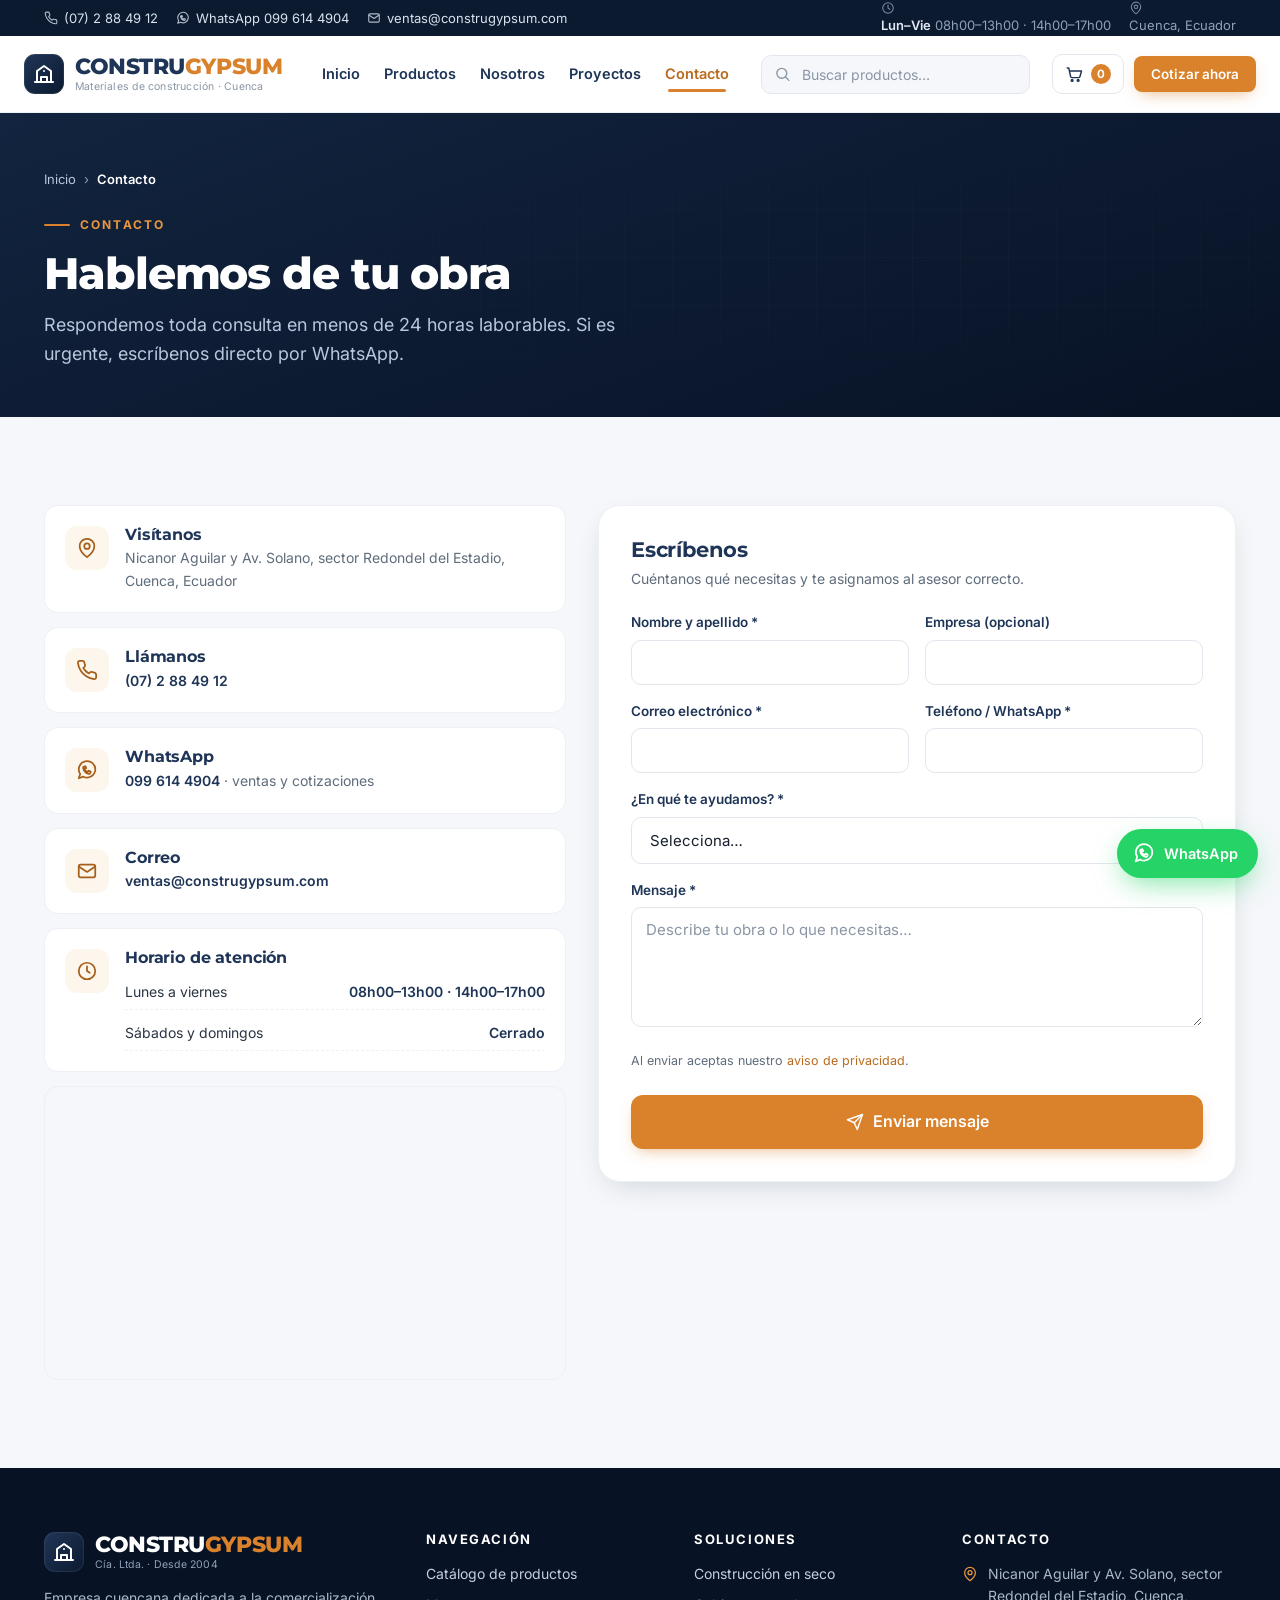
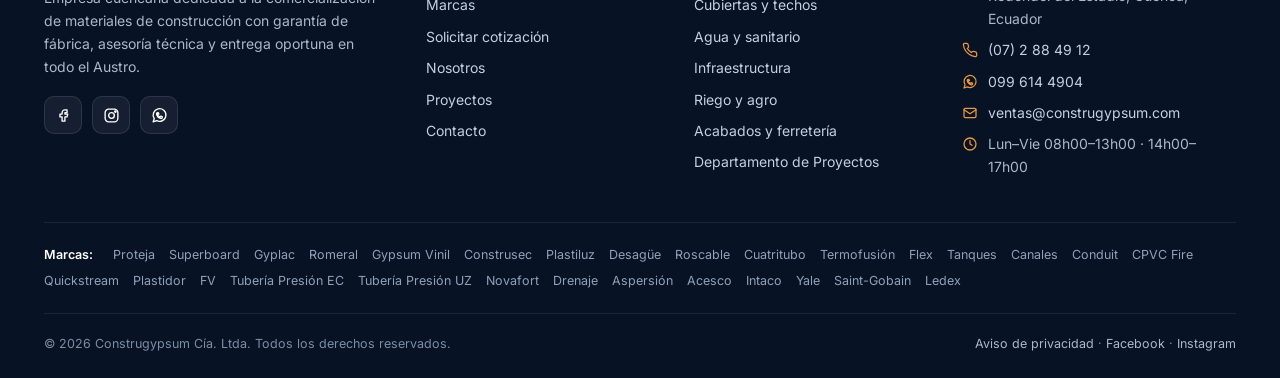
<file: contacto.html>
<!doctype html>
<html lang="es">
<head>
  <meta charset="utf-8">
  <meta name="viewport" content="width=device-width, initial-scale=1">
  <title>Contacto | Construgypsum · Cuenca, Ecuador</title>
  <meta name="description" content="Visítanos en Nicanor Aguilar y Av. Solano, Cuenca. Llámanos al (07) 2 88 49 12 o escríbenos por WhatsApp al 099 614 4904.">
  <link rel="canonical" href="https://www.construgypsum.com/contacto.html">
  <link rel="icon" href="data:image/svg+xml,&lt;svg xmlns=&#x27;http://www.w3.org/2000/svg&#x27; viewBox=&#x27;0 0 64 64&#x27;&gt;&lt;rect width=&#x27;64&#x27; height=&#x27;64&#x27; rx=&#x27;14&#x27; fill=&#x27;#1F3557&#x27;/&gt;&lt;path d=&#x27;M14 50h36M19 50V26l13-10 13 10v24M27 50V38h10v12&#x27; fill=&#x27;none&#x27; stroke=&#x27;#fff&#x27; stroke-width=&#x27;4&#x27; stroke-linecap=&#x27;round&#x27; stroke-linejoin=&#x27;round&#x27;/&gt;&lt;circle cx=&#x27;32&#x27; cy=&#x27;29&#x27; r=&#x27;3&#x27; fill=&#x27;#D9822B&#x27;/&gt;&lt;/svg&gt;">
  <meta name="theme-color" content="#1F3557">
  <meta property="og:url" content="https://www.construgypsum.com/contacto.html">
  <meta property="og:type" content="website">
  <meta property="og:title" content="Contacto | Construgypsum · Cuenca, Ecuador">
  <meta property="og:description" content="Visítanos en Nicanor Aguilar y Av. Solano, Cuenca. Llámanos al (07) 2 88 49 12 o escríbenos por WhatsApp al 099 614 4904.">
  <meta property="og:locale" content="es_EC">
  <link rel="preconnect" href="https://fonts.googleapis.com">
  <link rel="preconnect" href="https://fonts.gstatic.com" crossorigin>
  <link href="https://fonts.googleapis.com/css2?family=Montserrat:wght@700;800&family=Inter:wght@400;500;600;700&display=swap" rel="stylesheet">
  <link rel="stylesheet" href="assets/css/styles.css?v=20261015c">
</head>
<body>
  <a class="skip-link" href="#main">Saltar al contenido</a>
  <div class="topbar">
    <div class="container">
      <div class="tb-left">
        <a href="tel:+593072884912"><svg class="" viewBox="0 0 24 24" fill="none" stroke="currentColor" stroke-width="1.9" stroke-linecap="round" stroke-linejoin="round" aria-hidden="true"><path d="M22 16.9v3a2 2 0 0 1-2.2 2 19.8 19.8 0 0 1-8.6-3.1 19.5 19.5 0 0 1-6-6A19.8 19.8 0 0 1 2.1 4.2 2 2 0 0 1 4.1 2h3a2 2 0 0 1 2 1.7c.1.9.4 1.8.7 2.7a2 2 0 0 1-.5 2.1L8 9.8a16 16 0 0 0 6 6l1.3-1.3a2 2 0 0 1 2.1-.4c.9.3 1.8.6 2.7.7a2 2 0 0 1 1.7 2z"/></svg> (07) 2 88 49 12</a>
        <a href="https://wa.me/593996144904?text=Hola%20Construgypsum%2C%20necesito%20informaci%C3%B3n" target="_blank" rel="noopener"><svg class="" viewBox="0 0 24 24" fill="none" stroke="currentColor" stroke-width="1.9" stroke-linecap="round" stroke-linejoin="round" aria-hidden="true"><path d="M3 21l1.6-4.7A9 9 0 1 1 8 19.3L3 21z"/><path d="M9 10.2c.3 1.6 2.2 3.5 3.8 3.8l1.2-1.2 2 1-.4 1.7c-.3.6-1 .9-1.7.7A8.6 8.6 0 0 1 7.8 10c-.2-.7.1-1.4.7-1.7l1.7-.4 1 2L9 10.2z"/></svg> WhatsApp 099 614 4904</a>
        <a href="mailto:ventas@construgypsum.com" class="tb-mail"><svg class="" viewBox="0 0 24 24" fill="none" stroke="currentColor" stroke-width="1.9" stroke-linecap="round" stroke-linejoin="round" aria-hidden="true"><rect x="3" y="5" width="18" height="14" rx="2"/><path d="M3 7l9 6 9-6"/></svg> ventas@construgypsum.com</a>
      </div>
      <div class="tb-right">
        <span><svg class="" viewBox="0 0 24 24" fill="none" stroke="currentColor" stroke-width="1.9" stroke-linecap="round" stroke-linejoin="round" aria-hidden="true"><circle cx="12" cy="12" r="9"/><path d="M12 7v5l3 2"/></svg> <strong>Lun–Vie</strong> 08h00–13h00 · 14h00–17h00</span>
        <span><svg class="" viewBox="0 0 24 24" fill="none" stroke="currentColor" stroke-width="1.9" stroke-linecap="round" stroke-linejoin="round" aria-hidden="true"><path d="M20 10c0 6-8 12-8 12S4 16 4 10a8 8 0 0 1 16 0z"/><circle cx="12" cy="10" r="3"/></svg> Cuenca, Ecuador</span>
      </div>
    </div>
  </div>
  <header class="site-header">
    <div class="container">
      <a class="logo" href="index.html" aria-label="Construgypsum · inicio">
        <span class="logo-mark"><svg viewBox="0 0 24 24" fill="none" stroke="currentColor" stroke-width="2" stroke-linecap="round" stroke-linejoin="round" aria-hidden="true"><path d="M3 20h18"/><path d="M5 20V9l7-5 7 5v11"/><path d="M9 20v-5h6v5"/><path d="M12 9h.01"/></svg></span>
        <span class="logo-text">
          <span class="logo-main">CONSTRU<span>GYPSUM</span></span>
          <span class="logo-tag">Materiales de construcción · Cuenca</span>
        </span>
      </a>
      <nav class="main-nav" aria-label="Navegación principal"><a href="index.html">Inicio</a><a href="productos.html">Productos</a><a href="nosotros.html">Nosotros</a><a href="proyectos.html">Proyectos</a><a href="contacto.html" class="active">Contacto</a></nav>
      <form class="header-search" data-site-search role="search">
        <svg class="" viewBox="0 0 24 24" fill="none" stroke="currentColor" stroke-width="1.9" stroke-linecap="round" stroke-linejoin="round" aria-hidden="true"><circle cx="11" cy="11" r="7"/><path d="M21 21l-4.3-4.3"/></svg>
        <input type="search" name="q" placeholder="Buscar productos…" aria-label="Buscar productos">
      </form>
      <div class="nav-cta">
        <a class="quote-link" href="cotizacion.html" aria-label="Mi cotización"><svg class="" viewBox="0 0 24 24" fill="none" stroke="currentColor" stroke-width="1.9" stroke-linecap="round" stroke-linejoin="round" aria-hidden="true"><path d="M3 4h2l2.4 11.2a2 2 0 0 0 2 1.6h8.6a2 2 0 0 0 2-1.5L22 8H6"/><circle cx="9.5" cy="20.5" r="1.2"/><circle cx="17.5" cy="20.5" r="1.2"/></svg><span class="lbl">Mi cotización</span><span class="quote-badge">0</span></a>
        <a class="btn btn-primary btn-sm" href="cotizacion.html">Cotizar ahora</a>
        <button class="nav-toggle" aria-label="Abrir menú" aria-expanded="false" aria-controls="drawer"><svg class="" viewBox="0 0 24 24" fill="none" stroke="currentColor" stroke-width="1.9" stroke-linecap="round" stroke-linejoin="round" aria-hidden="true"><path d="M4 7h16M4 12h16M4 17h16"/></svg></button>
      </div>
    </div>
  </header>
  <div class="drawer" id="drawer" aria-hidden="true">
    <div class="drawer-backdrop"></div>
    <div class="drawer-panel" role="dialog" aria-label="Menú">
      <div class="drawer-head">
        <span class="logo-main">CONSTRU<span style="color:var(--orange-500)">GYPSUM</span></span>
        <button class="drawer-close" aria-label="Cerrar menú"><svg class="" viewBox="0 0 24 24" fill="none" stroke="currentColor" stroke-width="1.9" stroke-linecap="round" stroke-linejoin="round" aria-hidden="true"><path d="M18 6L6 18M6 6l12 12"/></svg></button>
      </div>
      <form class="header-search" style="display:block;max-width:none;margin:0 0 12px" data-site-search role="search">
        <svg class="" viewBox="0 0 24 24" fill="none" stroke="currentColor" stroke-width="1.9" stroke-linecap="round" stroke-linejoin="round" aria-hidden="true"><circle cx="11" cy="11" r="7"/><path d="M21 21l-4.3-4.3"/></svg><input type="search" name="q" placeholder="Buscar productos…" aria-label="Buscar productos">
      </form>
      <a class="nav-item" href="index.html">Inicio</a><a class="nav-item" href="productos.html">Productos</a><a class="nav-item" href="nosotros.html">Nosotros</a><a class="nav-item" href="proyectos.html">Proyectos</a><a class="nav-item active" href="contacto.html">Contacto</a>
      <a class="nav-item" href="cotizacion.html">Mi cotización</a>
      <div class="drawer-foot">
        <a class="btn btn-primary btn-block" href="cotizacion.html">Cotizar ahora</a>
        <a class="btn btn-wa btn-block" href="https://wa.me/593996144904?text=Hola%20Construgypsum%2C%20necesito%20informaci%C3%B3n" target="_blank" rel="noopener"><svg class="" viewBox="0 0 24 24" fill="none" stroke="currentColor" stroke-width="1.9" stroke-linecap="round" stroke-linejoin="round" aria-hidden="true"><path d="M3 21l1.6-4.7A9 9 0 1 1 8 19.3L3 21z"/><path d="M9 10.2c.3 1.6 2.2 3.5 3.8 3.8l1.2-1.2 2 1-.4 1.7c-.3.6-1 .9-1.7.7A8.6 8.6 0 0 1 7.8 10c-.2-.7.1-1.4.7-1.7l1.7-.4 1 2L9 10.2z"/></svg> WhatsApp</a>
        <div class="drawer-contact"><span>(07) 2 88 49 12 · 099 614 4904</span><span>Lun–Vie 08h00–13h00 · 14h00–17h00</span><span>Nicanor Aguilar y Av. Solano, sector Redondel del Estadio, Cuenca</span></div>
      </div>
    </div>
  </div>
  <main id="main">
  <section class="page-hero">
    <div class="container">
      <nav class="breadcrumbs" aria-label="Ruta de navegación"><a href="index.html">Inicio</a> <span>›</span> <strong>Contacto</strong></nav>
      <p class="kicker">Contacto</p>
      <h1>Hablemos de tu obra</h1>
      <p class="lead">Respondemos toda consulta en menos de 24 horas laborables. Si es urgente, escríbenos directo por WhatsApp.</p>
    </div>
  </section>
  <section class="section section--light">
    <div class="container">
      <div class="contact-grid">
        <div style="display:grid;gap:14px">
          <div class="contact-item"><div class="ico"><svg class="" viewBox="0 0 24 24" fill="none" stroke="currentColor" stroke-width="1.9" stroke-linecap="round" stroke-linejoin="round" aria-hidden="true"><path d="M20 10c0 6-8 12-8 12S4 16 4 10a8 8 0 0 1 16 0z"/><circle cx="12" cy="10" r="3"/></svg></div><div><h3>Visítanos</h3><p>Nicanor Aguilar y Av. Solano, sector Redondel del Estadio, Cuenca, Ecuador</p></div></div>
          <div class="contact-item"><div class="ico"><svg class="" viewBox="0 0 24 24" fill="none" stroke="currentColor" stroke-width="1.9" stroke-linecap="round" stroke-linejoin="round" aria-hidden="true"><path d="M22 16.9v3a2 2 0 0 1-2.2 2 19.8 19.8 0 0 1-8.6-3.1 19.5 19.5 0 0 1-6-6A19.8 19.8 0 0 1 2.1 4.2 2 2 0 0 1 4.1 2h3a2 2 0 0 1 2 1.7c.1.9.4 1.8.7 2.7a2 2 0 0 1-.5 2.1L8 9.8a16 16 0 0 0 6 6l1.3-1.3a2 2 0 0 1 2.1-.4c.9.3 1.8.6 2.7.7a2 2 0 0 1 1.7 2z"/></svg></div><div><h3>Llámanos</h3><p><a href="tel:+593072884912">(07) 2 88 49 12</a></p></div></div>
          <div class="contact-item"><div class="ico"><svg class="" viewBox="0 0 24 24" fill="none" stroke="currentColor" stroke-width="1.9" stroke-linecap="round" stroke-linejoin="round" aria-hidden="true"><path d="M3 21l1.6-4.7A9 9 0 1 1 8 19.3L3 21z"/><path d="M9 10.2c.3 1.6 2.2 3.5 3.8 3.8l1.2-1.2 2 1-.4 1.7c-.3.6-1 .9-1.7.7A8.6 8.6 0 0 1 7.8 10c-.2-.7.1-1.4.7-1.7l1.7-.4 1 2L9 10.2z"/></svg></div><div><h3>WhatsApp</h3><p><a href="https://wa.me/593996144904?text=Hola%20Construgypsum%2C%20necesito%20informaci%C3%B3n" target="_blank" rel="noopener">099 614 4904</a> · ventas y cotizaciones</p></div></div>
          <div class="contact-item"><div class="ico"><svg class="" viewBox="0 0 24 24" fill="none" stroke="currentColor" stroke-width="1.9" stroke-linecap="round" stroke-linejoin="round" aria-hidden="true"><rect x="3" y="5" width="18" height="14" rx="2"/><path d="M3 7l9 6 9-6"/></svg></div><div><h3>Correo</h3><p><a href="mailto:ventas@construgypsum.com">ventas@construgypsum.com</a></p></div></div>
          <div class="contact-item"><div class="ico"><svg class="" viewBox="0 0 24 24" fill="none" stroke="currentColor" stroke-width="1.9" stroke-linecap="round" stroke-linejoin="round" aria-hidden="true"><circle cx="12" cy="12" r="9"/><path d="M12 7v5l3 2"/></svg></div><div style="flex:1"><h3>Horario de atención</h3><div class="hours mt-1"><div><span>Lunes a viernes</span><span>08h00–13h00 · 14h00–17h00</span></div><div><span>Sábados y domingos</span><span>Cerrado</span></div></div></div></div>
          <div class="map-frame"><iframe title="Mapa de Construgypsum en Cuenca" loading="lazy" referrerpolicy="no-referrer-when-downgrade" src="https://www.google.com/maps?q=Construgypsum%2C%20Av.%20Solano%20y%20Nicanor%20Aguilar%2C%20Cuenca%2C%20Ecuador&output=embed"></iframe></div>
        </div>
        <div class="form-card">
          <div class="form-success" role="status">✔ ¡Mensaje enviado! Un asesor te contactará en menos de 24 horas laborables.</div>
          <h3>Escríbenos</h3>
          <p class="sub">Cuéntanos qué necesitas y te asignamos al asesor correcto.</p>
          <!-- LEAD → ODOO CRM: mismo mapeo que cotizacion.html. Campo adicional: tema → equipo asignado. -->
          <form data-lead-form novalidate>
            <div class="form-grid">
              <div><label for="c-nombre">Nombre y apellido *</label><input id="c-nombre" name="nombre" type="text" required autocomplete="name"></div>
              <div><label for="c-empresa">Empresa (opcional)</label><input id="c-empresa" name="empresa" type="text" autocomplete="organization"></div>
              <div><label for="c-correo">Correo electrónico *</label><input id="c-correo" name="correo" type="email" required autocomplete="email"></div>
              <div><label for="c-telefono">Teléfono / WhatsApp *</label><input id="c-telefono" name="telefono" type="tel" required autocomplete="tel"></div>
              <div class="full"><label for="c-tema">¿En qué te ayudamos? *</label><select id="c-tema" name="tema" required><option value="">Selecciona…</option><option>Cotización de materiales</option><option>Asesoría técnica / Departamento de Proyectos</option><option>Quiero ser distribuidor / ferretería</option><option>Postventa o garantía</option><option>Otro</option></select></div>
              <div class="full"><label for="c-mensaje">Mensaje *</label><textarea id="c-mensaje" name="mensaje" required placeholder="Describe tu obra o lo que necesitas…"></textarea></div>
            </div>
            <input type="hidden" name="utm_source"><input type="hidden" name="utm_medium"><input type="hidden" name="utm_campaign">
            <input type="hidden" name="origen" value="web-contacto">
            <p class="form-note mt-2">Al enviar aceptas nuestro <a href="privacidad.html">aviso de privacidad</a>.</p>
            <button class="btn btn-primary btn-lg btn-block mt-3" type="submit"><svg class="" viewBox="0 0 24 24" fill="none" stroke="currentColor" stroke-width="1.9" stroke-linecap="round" stroke-linejoin="round" aria-hidden="true"><path d="M22 2L11 13"/><path d="M22 2l-7 20-4-9-9-4 20-7z"/></svg> Enviar mensaje</button>
          </form>
        </div>
      </div>
    </div>
  </section>
  </main>
  <footer class="site-footer">
    <div class="container">
      <div class="footer-grid">
        <div class="f-about">
          <a class="logo" href="index.html" aria-label="Construgypsum">
            <span class="logo-mark"><svg viewBox="0 0 24 24" fill="none" stroke="currentColor" stroke-width="2" stroke-linecap="round" stroke-linejoin="round" aria-hidden="true"><path d="M3 20h18"/><path d="M5 20V9l7-5 7 5v11"/><path d="M9 20v-5h6v5"/><path d="M12 9h.01"/></svg></span>
            <span class="logo-text"><span class="logo-main">CONSTRU<span>GYPSUM</span></span><span class="logo-tag">Cía. Ltda. · Desde 2004</span></span>
          </a>
          <p>Empresa cuencana dedicada a la comercialización de materiales de construcción con garantía de fábrica, asesoría técnica y entrega oportuna en todo el Austro.</p>
          <div class="social">
            <a href="https://www.facebook.com/Construgypsum" target="_blank" rel="noopener" aria-label="Facebook"><svg class="" viewBox="0 0 24 24" fill="none" stroke="currentColor" stroke-width="1.9" stroke-linecap="round" stroke-linejoin="round" aria-hidden="true"><path d="M14 8h3V4h-3a4 4 0 0 0-4 4v2H7v4h3v6h4v-6h3l1-4h-4V8a1 1 0 0 1 0 0z"/></svg></a>
            <a href="https://www.instagram.com/construgypsumec" target="_blank" rel="noopener" aria-label="Instagram"><svg class="" viewBox="0 0 24 24" fill="none" stroke="currentColor" stroke-width="1.9" stroke-linecap="round" stroke-linejoin="round" aria-hidden="true"><rect x="3" y="3" width="18" height="18" rx="5"/><circle cx="12" cy="12" r="4"/><circle cx="17.5" cy="6.5" r="1" fill="currentColor"/></svg></a>
            <a href="https://wa.me/593996144904?text=Hola%20Construgypsum" target="_blank" rel="noopener" aria-label="WhatsApp"><svg class="" viewBox="0 0 24 24" fill="none" stroke="currentColor" stroke-width="1.9" stroke-linecap="round" stroke-linejoin="round" aria-hidden="true"><path d="M3 21l1.6-4.7A9 9 0 1 1 8 19.3L3 21z"/><path d="M9 10.2c.3 1.6 2.2 3.5 3.8 3.8l1.2-1.2 2 1-.4 1.7c-.3.6-1 .9-1.7.7A8.6 8.6 0 0 1 7.8 10c-.2-.7.1-1.4.7-1.7l1.7-.4 1 2L9 10.2z"/></svg></a>
          </div>
        </div>
        <div>
          <h4>Navegación</h4>
          <ul>
            <li><a href="productos.html">Catálogo de productos</a></li>
            <li><a href="index.html#marcas">Marcas</a></li>
            <li><a href="cotizacion.html">Solicitar cotización</a></li>
            <li><a href="nosotros.html">Nosotros</a></li>
            <li><a href="proyectos.html">Proyectos</a></li>
            <li><a href="contacto.html">Contacto</a></li>
          </ul>
        </div>
        <div>
          <h4>Soluciones</h4>
          <ul>
            <li><a href="productos.html#seco">Construcción en seco</a></li><li><a href="productos.html#cubiertas">Cubiertas y techos</a></li><li><a href="productos.html#agua">Agua y sanitario</a></li><li><a href="productos.html#infra">Infraestructura</a></li><li><a href="productos.html#agro">Riego y agro</a></li><li><a href="productos.html#acabados">Acabados y ferretería</a></li>
            <li><a href="contacto.html">Departamento de Proyectos</a></li>
          </ul>
        </div>
        <div>
          <h4>Contacto</h4>
          <ul class="f-contact">
            <li><svg class="" viewBox="0 0 24 24" fill="none" stroke="currentColor" stroke-width="1.9" stroke-linecap="round" stroke-linejoin="round" aria-hidden="true"><path d="M20 10c0 6-8 12-8 12S4 16 4 10a8 8 0 0 1 16 0z"/><circle cx="12" cy="10" r="3"/></svg><span>Nicanor Aguilar y Av. Solano, sector Redondel del Estadio, Cuenca, Ecuador</span></li>
            <li><svg class="" viewBox="0 0 24 24" fill="none" stroke="currentColor" stroke-width="1.9" stroke-linecap="round" stroke-linejoin="round" aria-hidden="true"><path d="M22 16.9v3a2 2 0 0 1-2.2 2 19.8 19.8 0 0 1-8.6-3.1 19.5 19.5 0 0 1-6-6A19.8 19.8 0 0 1 2.1 4.2 2 2 0 0 1 4.1 2h3a2 2 0 0 1 2 1.7c.1.9.4 1.8.7 2.7a2 2 0 0 1-.5 2.1L8 9.8a16 16 0 0 0 6 6l1.3-1.3a2 2 0 0 1 2.1-.4c.9.3 1.8.6 2.7.7a2 2 0 0 1 1.7 2z"/></svg><a href="tel:+593072884912">(07) 2 88 49 12</a></li>
            <li><svg class="" viewBox="0 0 24 24" fill="none" stroke="currentColor" stroke-width="1.9" stroke-linecap="round" stroke-linejoin="round" aria-hidden="true"><path d="M3 21l1.6-4.7A9 9 0 1 1 8 19.3L3 21z"/><path d="M9 10.2c.3 1.6 2.2 3.5 3.8 3.8l1.2-1.2 2 1-.4 1.7c-.3.6-1 .9-1.7.7A8.6 8.6 0 0 1 7.8 10c-.2-.7.1-1.4.7-1.7l1.7-.4 1 2L9 10.2z"/></svg><a href="https://wa.me/593996144904?text=Hola%20Construgypsum" target="_blank" rel="noopener">099 614 4904</a></li>
            <li><svg class="" viewBox="0 0 24 24" fill="none" stroke="currentColor" stroke-width="1.9" stroke-linecap="round" stroke-linejoin="round" aria-hidden="true"><rect x="3" y="5" width="18" height="14" rx="2"/><path d="M3 7l9 6 9-6"/></svg><a href="mailto:ventas@construgypsum.com">ventas@construgypsum.com</a></li>
            <li><svg class="" viewBox="0 0 24 24" fill="none" stroke="currentColor" stroke-width="1.9" stroke-linecap="round" stroke-linejoin="round" aria-hidden="true"><circle cx="12" cy="12" r="9"/><path d="M12 7v5l3 2"/></svg><span>Lun–Vie 08h00–13h00 · 14h00–17h00</span></li>
          </ul>
        </div>
      </div>
      <div class="footer-brands"><span class="lbl">Marcas:</span><a href="productos.html#proteja">Proteja</a> <a href="productos.html#superboard">Superboard</a> <a href="productos.html#gyplac">Gyplac</a> <a href="productos.html#romeral">Romeral</a> <a href="productos.html#gypsum-vinil">Gypsum Vinil</a> <a href="productos.html#construsec">Construsec</a> <a href="productos.html#plastiluz">Plastiluz</a> <a href="productos.html#desague">Desagüe</a> <a href="productos.html#roscable">Roscable</a> <a href="productos.html#cuatritubo">Cuatritubo</a> <a href="productos.html#termofusion">Termofusión</a> <a href="productos.html#flex">Flex</a> <a href="productos.html#tanques">Tanques</a> <a href="productos.html#canales">Canales</a> <a href="productos.html#conduit">Conduit</a> <a href="productos.html#cpvc-fire">CPVC Fire</a> <a href="productos.html#quickstream">Quickstream</a> <a href="productos.html#plastidor">Plastidor</a> <a href="productos.html#fv">FV</a> <a href="productos.html#tuberia-presion-ec">Tubería Presión EC</a> <a href="productos.html#tuberia-presion-uz">Tubería Presión UZ</a> <a href="productos.html#novafort">Novafort</a> <a href="productos.html#drenaje">Drenaje</a> <a href="productos.html#aspersion">Aspersión</a> <a href="productos.html#acesco">Acesco</a> <a href="productos.html#intaco">Intaco</a> <a href="productos.html#yale">Yale</a> <a href="productos.html#saint-gobain">Saint-Gobain</a> <a href="productos.html#ledex">Ledex</a></div>
      <div class="footer-bottom">
        <span>© <span data-year>2026</span> Construgypsum Cía. Ltda. Todos los derechos reservados.</span>
        <span><a href="privacidad.html">Aviso de privacidad</a> · <a href="https://www.facebook.com/Construgypsum" target="_blank" rel="noopener">Facebook</a> · <a href="https://www.instagram.com/construgypsumec" target="_blank" rel="noopener">Instagram</a></span>
      </div>
    </div>
  </footer>
  <button class="to-top" aria-label="Volver arriba"><svg class="" viewBox="0 0 24 24" fill="none" stroke="currentColor" stroke-width="1.9" stroke-linecap="round" stroke-linejoin="round" aria-hidden="true"><path d="M12 19V5M5 12l7-7 7 7"/></svg></button>
  <a class="wa-float" href="https://wa.me/593996144904?text=Hola%20Construgypsum%2C%20necesito%20informaci%C3%B3n" target="_blank" rel="noopener" aria-label="Escribir por WhatsApp"><svg class="" viewBox="0 0 24 24" fill="none" stroke="currentColor" stroke-width="1.9" stroke-linecap="round" stroke-linejoin="round" aria-hidden="true"><path d="M3 21l1.6-4.7A9 9 0 1 1 8 19.3L3 21z"/><path d="M9 10.2c.3 1.6 2.2 3.5 3.8 3.8l1.2-1.2 2 1-.4 1.7c-.3.6-1 .9-1.7.7A8.6 8.6 0 0 1 7.8 10c-.2-.7.1-1.4.7-1.7l1.7-.4 1 2L9 10.2z"/></svg><span>WhatsApp</span></a>
  <script src="assets/js/brands.js?v=20261015c"></script><script src="assets/js/main.js?v=20261015c"></script>
</body>
</html>
</file>
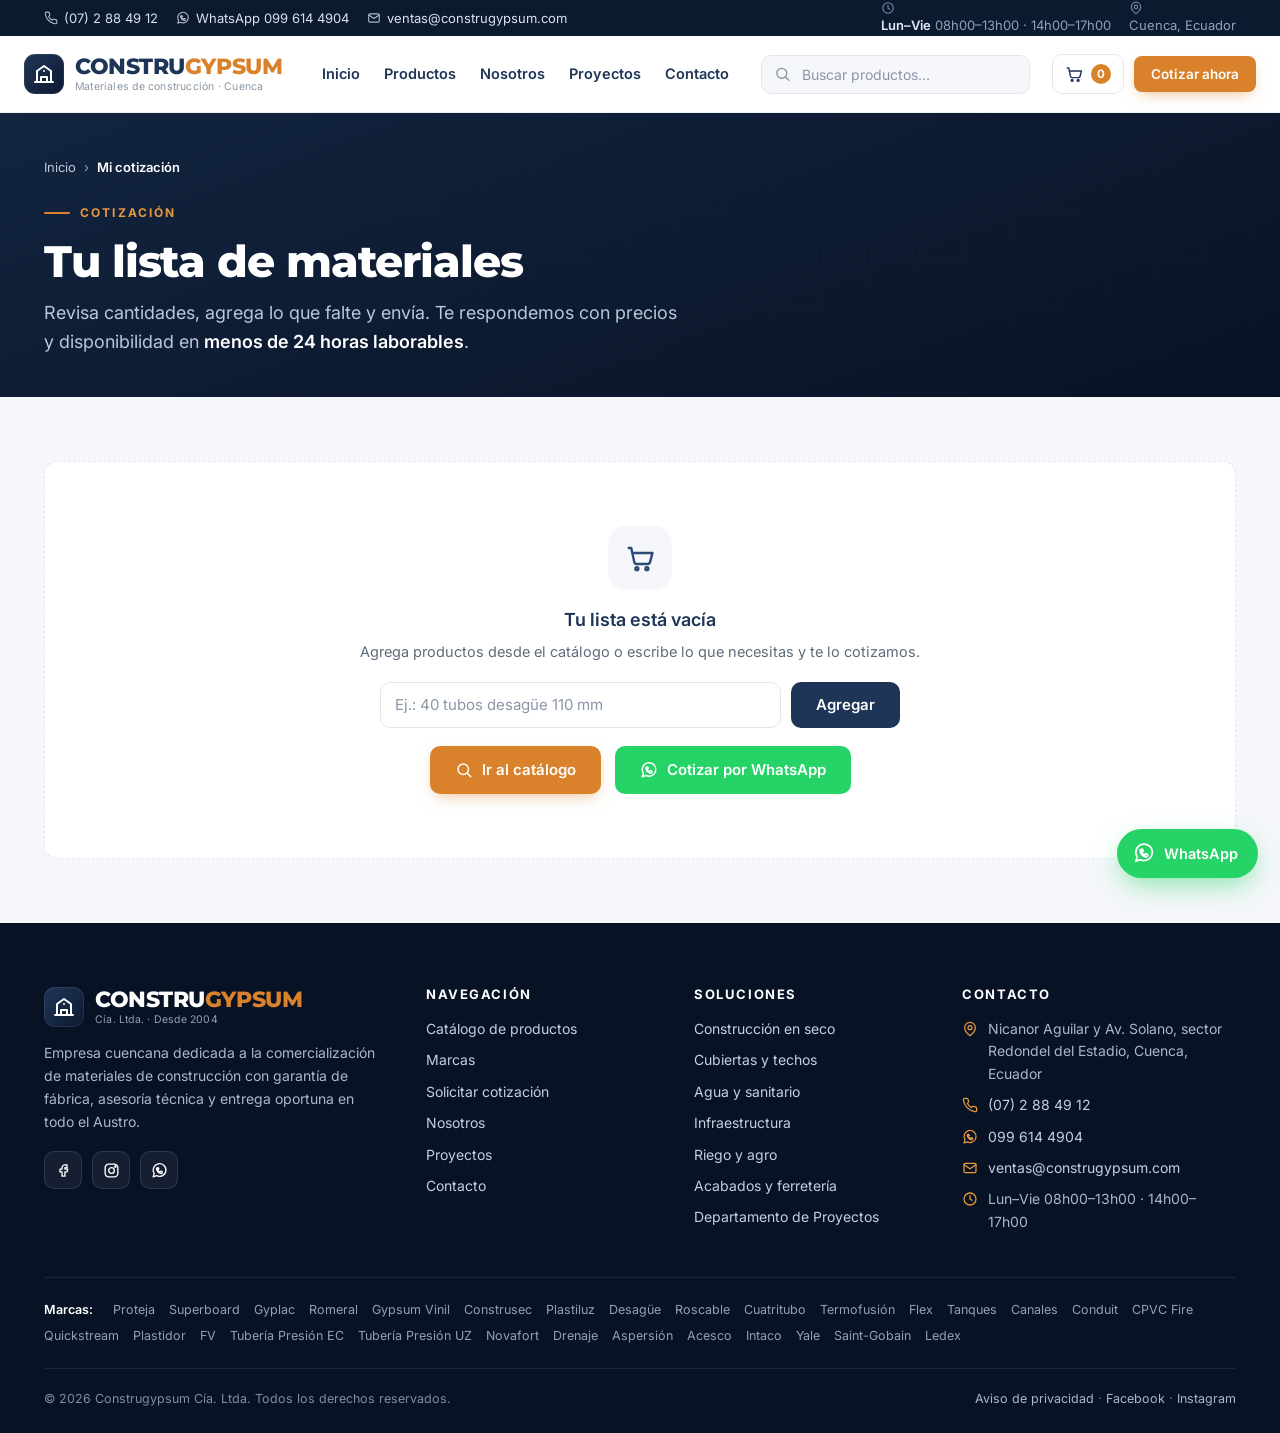
<file: cotizacion.html>
<!doctype html>
<html lang="es">
<head>
  <meta charset="utf-8">
  <meta name="viewport" content="width=device-width, initial-scale=1">
  <title>Solicitar cotización | Construgypsum</title>
  <meta name="description" content="Arma tu lista de materiales y recibe una cotización consolidada de 29 marcas en menos de 24 horas laborables.">
  <link rel="canonical" href="https://www.construgypsum.com/cotizacion.html">
  <link rel="icon" href="data:image/svg+xml,&lt;svg xmlns=&#x27;http://www.w3.org/2000/svg&#x27; viewBox=&#x27;0 0 64 64&#x27;&gt;&lt;rect width=&#x27;64&#x27; height=&#x27;64&#x27; rx=&#x27;14&#x27; fill=&#x27;#1F3557&#x27;/&gt;&lt;path d=&#x27;M14 50h36M19 50V26l13-10 13 10v24M27 50V38h10v12&#x27; fill=&#x27;none&#x27; stroke=&#x27;#fff&#x27; stroke-width=&#x27;4&#x27; stroke-linecap=&#x27;round&#x27; stroke-linejoin=&#x27;round&#x27;/&gt;&lt;circle cx=&#x27;32&#x27; cy=&#x27;29&#x27; r=&#x27;3&#x27; fill=&#x27;#D9822B&#x27;/&gt;&lt;/svg&gt;">
  <meta name="theme-color" content="#1F3557">
  <meta property="og:url" content="https://www.construgypsum.com/cotizacion.html">
  <meta property="og:type" content="website">
  <meta property="og:title" content="Solicitar cotización | Construgypsum">
  <meta property="og:description" content="Arma tu lista de materiales y recibe una cotización consolidada de 29 marcas en menos de 24 horas laborables.">
  <meta property="og:locale" content="es_EC">
  <link rel="preconnect" href="https://fonts.googleapis.com">
  <link rel="preconnect" href="https://fonts.gstatic.com" crossorigin>
  <link href="https://fonts.googleapis.com/css2?family=Montserrat:wght@700;800&family=Inter:wght@400;500;600;700&display=swap" rel="stylesheet">
  <link rel="stylesheet" href="assets/css/styles.css?v=20261015c">
  <script>
  document.addEventListener('DOMContentLoaded', function () {
    var b = document.getElementById('quote-free-btn'), i = document.getElementById('quote-free');
    function add() { var v = (i.value || '').trim(); if (!v) return; window.addToQuote('LIBRE-' + Date.now().toString(36), v, 'otro', 1); i.value = ''; }
    if (b) b.addEventListener('click', add);
    if (i) i.addEventListener('keydown', function (e) { if (e.key === 'Enter') { e.preventDefault(); add(); } });
  });
  </script>
</head>
<body>
  <a class="skip-link" href="#main">Saltar al contenido</a>
  <div class="topbar">
    <div class="container">
      <div class="tb-left">
        <a href="tel:+593072884912"><svg class="" viewBox="0 0 24 24" fill="none" stroke="currentColor" stroke-width="1.9" stroke-linecap="round" stroke-linejoin="round" aria-hidden="true"><path d="M22 16.9v3a2 2 0 0 1-2.2 2 19.8 19.8 0 0 1-8.6-3.1 19.5 19.5 0 0 1-6-6A19.8 19.8 0 0 1 2.1 4.2 2 2 0 0 1 4.1 2h3a2 2 0 0 1 2 1.7c.1.9.4 1.8.7 2.7a2 2 0 0 1-.5 2.1L8 9.8a16 16 0 0 0 6 6l1.3-1.3a2 2 0 0 1 2.1-.4c.9.3 1.8.6 2.7.7a2 2 0 0 1 1.7 2z"/></svg> (07) 2 88 49 12</a>
        <a href="https://wa.me/593996144904?text=Hola%20Construgypsum%2C%20necesito%20informaci%C3%B3n" target="_blank" rel="noopener"><svg class="" viewBox="0 0 24 24" fill="none" stroke="currentColor" stroke-width="1.9" stroke-linecap="round" stroke-linejoin="round" aria-hidden="true"><path d="M3 21l1.6-4.7A9 9 0 1 1 8 19.3L3 21z"/><path d="M9 10.2c.3 1.6 2.2 3.5 3.8 3.8l1.2-1.2 2 1-.4 1.7c-.3.6-1 .9-1.7.7A8.6 8.6 0 0 1 7.8 10c-.2-.7.1-1.4.7-1.7l1.7-.4 1 2L9 10.2z"/></svg> WhatsApp 099 614 4904</a>
        <a href="mailto:ventas@construgypsum.com" class="tb-mail"><svg class="" viewBox="0 0 24 24" fill="none" stroke="currentColor" stroke-width="1.9" stroke-linecap="round" stroke-linejoin="round" aria-hidden="true"><rect x="3" y="5" width="18" height="14" rx="2"/><path d="M3 7l9 6 9-6"/></svg> ventas@construgypsum.com</a>
      </div>
      <div class="tb-right">
        <span><svg class="" viewBox="0 0 24 24" fill="none" stroke="currentColor" stroke-width="1.9" stroke-linecap="round" stroke-linejoin="round" aria-hidden="true"><circle cx="12" cy="12" r="9"/><path d="M12 7v5l3 2"/></svg> <strong>Lun–Vie</strong> 08h00–13h00 · 14h00–17h00</span>
        <span><svg class="" viewBox="0 0 24 24" fill="none" stroke="currentColor" stroke-width="1.9" stroke-linecap="round" stroke-linejoin="round" aria-hidden="true"><path d="M20 10c0 6-8 12-8 12S4 16 4 10a8 8 0 0 1 16 0z"/><circle cx="12" cy="10" r="3"/></svg> Cuenca, Ecuador</span>
      </div>
    </div>
  </div>
  <header class="site-header">
    <div class="container">
      <a class="logo" href="index.html" aria-label="Construgypsum · inicio">
        <span class="logo-mark"><svg viewBox="0 0 24 24" fill="none" stroke="currentColor" stroke-width="2" stroke-linecap="round" stroke-linejoin="round" aria-hidden="true"><path d="M3 20h18"/><path d="M5 20V9l7-5 7 5v11"/><path d="M9 20v-5h6v5"/><path d="M12 9h.01"/></svg></span>
        <span class="logo-text">
          <span class="logo-main">CONSTRU<span>GYPSUM</span></span>
          <span class="logo-tag">Materiales de construcción · Cuenca</span>
        </span>
      </a>
      <nav class="main-nav" aria-label="Navegación principal"><a href="index.html">Inicio</a><a href="productos.html">Productos</a><a href="nosotros.html">Nosotros</a><a href="proyectos.html">Proyectos</a><a href="contacto.html">Contacto</a></nav>
      <form class="header-search" data-site-search role="search">
        <svg class="" viewBox="0 0 24 24" fill="none" stroke="currentColor" stroke-width="1.9" stroke-linecap="round" stroke-linejoin="round" aria-hidden="true"><circle cx="11" cy="11" r="7"/><path d="M21 21l-4.3-4.3"/></svg>
        <input type="search" name="q" placeholder="Buscar productos…" aria-label="Buscar productos">
      </form>
      <div class="nav-cta">
        <a class="quote-link" href="cotizacion.html" aria-label="Mi cotización"><svg class="" viewBox="0 0 24 24" fill="none" stroke="currentColor" stroke-width="1.9" stroke-linecap="round" stroke-linejoin="round" aria-hidden="true"><path d="M3 4h2l2.4 11.2a2 2 0 0 0 2 1.6h8.6a2 2 0 0 0 2-1.5L22 8H6"/><circle cx="9.5" cy="20.5" r="1.2"/><circle cx="17.5" cy="20.5" r="1.2"/></svg><span class="lbl">Mi cotización</span><span class="quote-badge">0</span></a>
        <a class="btn btn-primary btn-sm" href="cotizacion.html">Cotizar ahora</a>
        <button class="nav-toggle" aria-label="Abrir menú" aria-expanded="false" aria-controls="drawer"><svg class="" viewBox="0 0 24 24" fill="none" stroke="currentColor" stroke-width="1.9" stroke-linecap="round" stroke-linejoin="round" aria-hidden="true"><path d="M4 7h16M4 12h16M4 17h16"/></svg></button>
      </div>
    </div>
  </header>
  <div class="drawer" id="drawer" aria-hidden="true">
    <div class="drawer-backdrop"></div>
    <div class="drawer-panel" role="dialog" aria-label="Menú">
      <div class="drawer-head">
        <span class="logo-main">CONSTRU<span style="color:var(--orange-500)">GYPSUM</span></span>
        <button class="drawer-close" aria-label="Cerrar menú"><svg class="" viewBox="0 0 24 24" fill="none" stroke="currentColor" stroke-width="1.9" stroke-linecap="round" stroke-linejoin="round" aria-hidden="true"><path d="M18 6L6 18M6 6l12 12"/></svg></button>
      </div>
      <form class="header-search" style="display:block;max-width:none;margin:0 0 12px" data-site-search role="search">
        <svg class="" viewBox="0 0 24 24" fill="none" stroke="currentColor" stroke-width="1.9" stroke-linecap="round" stroke-linejoin="round" aria-hidden="true"><circle cx="11" cy="11" r="7"/><path d="M21 21l-4.3-4.3"/></svg><input type="search" name="q" placeholder="Buscar productos…" aria-label="Buscar productos">
      </form>
      <a class="nav-item" href="index.html">Inicio</a><a class="nav-item" href="productos.html">Productos</a><a class="nav-item" href="nosotros.html">Nosotros</a><a class="nav-item" href="proyectos.html">Proyectos</a><a class="nav-item" href="contacto.html">Contacto</a>
      <a class="nav-item" href="cotizacion.html">Mi cotización</a>
      <div class="drawer-foot">
        <a class="btn btn-primary btn-block" href="cotizacion.html">Cotizar ahora</a>
        <a class="btn btn-wa btn-block" href="https://wa.me/593996144904?text=Hola%20Construgypsum%2C%20necesito%20informaci%C3%B3n" target="_blank" rel="noopener"><svg class="" viewBox="0 0 24 24" fill="none" stroke="currentColor" stroke-width="1.9" stroke-linecap="round" stroke-linejoin="round" aria-hidden="true"><path d="M3 21l1.6-4.7A9 9 0 1 1 8 19.3L3 21z"/><path d="M9 10.2c.3 1.6 2.2 3.5 3.8 3.8l1.2-1.2 2 1-.4 1.7c-.3.6-1 .9-1.7.7A8.6 8.6 0 0 1 7.8 10c-.2-.7.1-1.4.7-1.7l1.7-.4 1 2L9 10.2z"/></svg> WhatsApp</a>
        <div class="drawer-contact"><span>(07) 2 88 49 12 · 099 614 4904</span><span>Lun–Vie 08h00–13h00 · 14h00–17h00</span><span>Nicanor Aguilar y Av. Solano, sector Redondel del Estadio, Cuenca</span></div>
      </div>
    </div>
  </div>
  <main id="main">
  <section class="page-hero page-hero--sm">
    <div class="container">
      <nav class="breadcrumbs" aria-label="Ruta de navegación"><a href="index.html">Inicio</a> <span>›</span> <strong>Mi cotización</strong></nav>
      <p class="kicker">Cotización</p>
      <h1>Tu lista de materiales</h1>
      <p class="lead">Revisa cantidades, agrega lo que falte y envía. Te respondemos con precios y disponibilidad en <strong style="color:#fff">menos de 24 horas laborables</strong>.</p>
    </div>
  </section>

  <section class="section section--light section--tight">
    <div class="container">
      <div id="quote-empty" class="empty-quote hidden">
        <div class="ico"><svg class="" viewBox="0 0 24 24" fill="none" stroke="currentColor" stroke-width="1.9" stroke-linecap="round" stroke-linejoin="round" aria-hidden="true"><path d="M3 4h2l2.4 11.2a2 2 0 0 0 2 1.6h8.6a2 2 0 0 0 2-1.5L22 8H6"/><circle cx="9.5" cy="20.5" r="1.2"/><circle cx="17.5" cy="20.5" r="1.2"/></svg></div>
        <strong>Tu lista está vacía</strong>
        <p>Agrega productos desde el catálogo o escribe lo que necesitas y te lo cotizamos.</p>
        <form id="quote-add-form" style="display:flex;gap:10px;max-width:520px;margin:0 auto 18px">
          <input type="text" placeholder="Ej.: 40 tubos desagüe 110 mm" aria-label="Producto a cotizar">
          <button class="btn btn-navy" type="submit">Agregar</button>
        </form>
        <div class="hero-actions" style="justify-content:center">
          <a class="btn btn-primary" href="productos.html"><svg class="" viewBox="0 0 24 24" fill="none" stroke="currentColor" stroke-width="1.9" stroke-linecap="round" stroke-linejoin="round" aria-hidden="true"><circle cx="11" cy="11" r="7"/><path d="M21 21l-4.3-4.3"/></svg> Ir al catálogo</a>
          <a class="btn btn-wa" href="https://wa.me/593996144904?text=Hola%20Construgypsum%2C%20quiero%20cotizar" target="_blank" rel="noopener"><svg class="" viewBox="0 0 24 24" fill="none" stroke="currentColor" stroke-width="1.9" stroke-linecap="round" stroke-linejoin="round" aria-hidden="true"><path d="M3 21l1.6-4.7A9 9 0 1 1 8 19.3L3 21z"/><path d="M9 10.2c.3 1.6 2.2 3.5 3.8 3.8l1.2-1.2 2 1-.4 1.7c-.3.6-1 .9-1.7.7A8.6 8.6 0 0 1 7.8 10c-.2-.7.1-1.4.7-1.7l1.7-.4 1 2L9 10.2z"/></svg> Cotizar por WhatsApp</a>
        </div>
      </div>

      <div id="quote-layout" class="quote-layout hidden">
        <div>
          <div class="quote-list">
            <div id="quote-items"></div>
            <form class="quote-add" id="quote-add-form-2" onsubmit="return false">
              <input type="text" id="quote-free" placeholder="Agregar otro producto a la lista (ej.: 10 sacos Enlumax 40 kg)" aria-label="Agregar producto">
              <button class="btn btn-navy" type="button" id="quote-free-btn">Agregar</button>
            </form>
          </div>
          <p class="small mt-2">Puedes seguir agregando productos desde el <a href="productos.html">catálogo</a>. Tu lista se guarda en este navegador.</p>

          <div class="form-card mt-4">
            <div class="form-success" role="status">✔ ¡Cotización enviada! Un asesor te contactará en menos de 24 horas laborables. También puedes adelantar tu pedido por WhatsApp.</div>
            <h3>Datos para tu cotización</h3>
            <p class="sub">Con estos datos asignamos tu solicitud al asesor correcto y aplicamos tu lista de precios.</p>
            <!-- LEAD → ODOO CRM: nombre→contact_name · empresa→partner_name · correo→email_from · telefono→phone · ciudad→city · tipo_cliente→tag · detalle_pedido→description · utm_*→source/medium/campaign -->
            <form id="quote-form" data-lead-form novalidate>
              <div class="form-grid">
                <div><label for="q-nombre">Nombre y apellido *</label><input id="q-nombre" name="nombre" type="text" required autocomplete="name"></div>
                <div><label for="q-empresa">Empresa / Ferretería</label><input id="q-empresa" name="empresa" type="text" autocomplete="organization"></div>
                <div><label for="q-correo">Correo electrónico *</label><input id="q-correo" name="correo" type="email" required autocomplete="email"></div>
                <div><label for="q-telefono">Teléfono / WhatsApp *</label><input id="q-telefono" name="telefono" type="tel" required autocomplete="tel"></div>
                <div><label for="q-ciudad">Ciudad de entrega *</label><input id="q-ciudad" name="ciudad" type="text" required placeholder="Cuenca"></div>
                <div><label for="q-tipo">Tipo de cliente *</label><select id="q-tipo" name="tipo_cliente" required><option value="">Selecciona…</option><option>Constructora</option><option>Ferretería / Distribuidor</option><option>Maestro de obra / Contratista</option><option>Cliente final</option></select></div>
                <div class="full"><label for="q-mensaje">Notas (medidas, plazos, lugar de entrega…)</label><textarea id="q-mensaje" name="mensaje"></textarea></div>
              </div>
              <input type="hidden" id="quote-payload" name="detalle_pedido">
              <input type="hidden" name="utm_source"><input type="hidden" name="utm_medium"><input type="hidden" name="utm_campaign">
              <input type="hidden" name="origen" value="web-cotizacion">
              <p class="form-note mt-2">Al enviar aceptas nuestro <a href="privacidad.html">aviso de privacidad</a>. Usaremos tus datos solo para responder tu solicitud.</p>
              <button class="btn btn-primary btn-lg btn-block mt-3" type="submit"><svg class="" viewBox="0 0 24 24" fill="none" stroke="currentColor" stroke-width="1.9" stroke-linecap="round" stroke-linejoin="round" aria-hidden="true"><path d="M22 2L11 13"/><path d="M22 2l-7 20-4-9-9-4 20-7z"/></svg> Enviar solicitud de cotización</button>
            </form>
          </div>
        </div>

        <aside class="quote-summary">
          <div class="sum-card">
            <h3>Resumen</h3>
            <div class="sum-row"><span>Productos distintos</span><strong id="quote-count">0</strong></div>
            <div class="sum-row"><span>Unidades totales</span><strong id="quote-lines">0</strong></div>
            <div class="sum-row"><span>Tiempo de respuesta</span><strong>&lt; 24 h laborables</strong></div>
            <a class="btn btn-wa btn-block mt-3" id="quote-wa" href="#" target="_blank" rel="noopener"><svg class="" viewBox="0 0 24 24" fill="none" stroke="currentColor" stroke-width="1.9" stroke-linecap="round" stroke-linejoin="round" aria-hidden="true"><path d="M3 21l1.6-4.7A9 9 0 1 1 8 19.3L3 21z"/><path d="M9 10.2c.3 1.6 2.2 3.5 3.8 3.8l1.2-1.2 2 1-.4 1.7c-.3.6-1 .9-1.7.7A8.6 8.6 0 0 1 7.8 10c-.2-.7.1-1.4.7-1.7l1.7-.4 1 2L9 10.2z"/></svg> Enviar lista por WhatsApp</a>
            <p class="small mt-2 text-center">O completa el formulario para recibirla por correo.</p>
          </div>
          <div class="sum-card">
            <h3>¿Necesitas ayuda con cantidades?</h3>
            <p class="small">Nuestro Departamento de Proyectos calcula gratis los materiales a partir de tus planos.</p>
            <a class="link-arrow mt-2" href="contacto.html">Solicitar asesoría</a>
          </div>
        </aside>
      </div>
    </div>
  </section>
  </main>
  <footer class="site-footer">
    <div class="container">
      <div class="footer-grid">
        <div class="f-about">
          <a class="logo" href="index.html" aria-label="Construgypsum">
            <span class="logo-mark"><svg viewBox="0 0 24 24" fill="none" stroke="currentColor" stroke-width="2" stroke-linecap="round" stroke-linejoin="round" aria-hidden="true"><path d="M3 20h18"/><path d="M5 20V9l7-5 7 5v11"/><path d="M9 20v-5h6v5"/><path d="M12 9h.01"/></svg></span>
            <span class="logo-text"><span class="logo-main">CONSTRU<span>GYPSUM</span></span><span class="logo-tag">Cía. Ltda. · Desde 2004</span></span>
          </a>
          <p>Empresa cuencana dedicada a la comercialización de materiales de construcción con garantía de fábrica, asesoría técnica y entrega oportuna en todo el Austro.</p>
          <div class="social">
            <a href="https://www.facebook.com/Construgypsum" target="_blank" rel="noopener" aria-label="Facebook"><svg class="" viewBox="0 0 24 24" fill="none" stroke="currentColor" stroke-width="1.9" stroke-linecap="round" stroke-linejoin="round" aria-hidden="true"><path d="M14 8h3V4h-3a4 4 0 0 0-4 4v2H7v4h3v6h4v-6h3l1-4h-4V8a1 1 0 0 1 0 0z"/></svg></a>
            <a href="https://www.instagram.com/construgypsumec" target="_blank" rel="noopener" aria-label="Instagram"><svg class="" viewBox="0 0 24 24" fill="none" stroke="currentColor" stroke-width="1.9" stroke-linecap="round" stroke-linejoin="round" aria-hidden="true"><rect x="3" y="3" width="18" height="18" rx="5"/><circle cx="12" cy="12" r="4"/><circle cx="17.5" cy="6.5" r="1" fill="currentColor"/></svg></a>
            <a href="https://wa.me/593996144904?text=Hola%20Construgypsum" target="_blank" rel="noopener" aria-label="WhatsApp"><svg class="" viewBox="0 0 24 24" fill="none" stroke="currentColor" stroke-width="1.9" stroke-linecap="round" stroke-linejoin="round" aria-hidden="true"><path d="M3 21l1.6-4.7A9 9 0 1 1 8 19.3L3 21z"/><path d="M9 10.2c.3 1.6 2.2 3.5 3.8 3.8l1.2-1.2 2 1-.4 1.7c-.3.6-1 .9-1.7.7A8.6 8.6 0 0 1 7.8 10c-.2-.7.1-1.4.7-1.7l1.7-.4 1 2L9 10.2z"/></svg></a>
          </div>
        </div>
        <div>
          <h4>Navegación</h4>
          <ul>
            <li><a href="productos.html">Catálogo de productos</a></li>
            <li><a href="index.html#marcas">Marcas</a></li>
            <li><a href="cotizacion.html">Solicitar cotización</a></li>
            <li><a href="nosotros.html">Nosotros</a></li>
            <li><a href="proyectos.html">Proyectos</a></li>
            <li><a href="contacto.html">Contacto</a></li>
          </ul>
        </div>
        <div>
          <h4>Soluciones</h4>
          <ul>
            <li><a href="productos.html#seco">Construcción en seco</a></li><li><a href="productos.html#cubiertas">Cubiertas y techos</a></li><li><a href="productos.html#agua">Agua y sanitario</a></li><li><a href="productos.html#infra">Infraestructura</a></li><li><a href="productos.html#agro">Riego y agro</a></li><li><a href="productos.html#acabados">Acabados y ferretería</a></li>
            <li><a href="contacto.html">Departamento de Proyectos</a></li>
          </ul>
        </div>
        <div>
          <h4>Contacto</h4>
          <ul class="f-contact">
            <li><svg class="" viewBox="0 0 24 24" fill="none" stroke="currentColor" stroke-width="1.9" stroke-linecap="round" stroke-linejoin="round" aria-hidden="true"><path d="M20 10c0 6-8 12-8 12S4 16 4 10a8 8 0 0 1 16 0z"/><circle cx="12" cy="10" r="3"/></svg><span>Nicanor Aguilar y Av. Solano, sector Redondel del Estadio, Cuenca, Ecuador</span></li>
            <li><svg class="" viewBox="0 0 24 24" fill="none" stroke="currentColor" stroke-width="1.9" stroke-linecap="round" stroke-linejoin="round" aria-hidden="true"><path d="M22 16.9v3a2 2 0 0 1-2.2 2 19.8 19.8 0 0 1-8.6-3.1 19.5 19.5 0 0 1-6-6A19.8 19.8 0 0 1 2.1 4.2 2 2 0 0 1 4.1 2h3a2 2 0 0 1 2 1.7c.1.9.4 1.8.7 2.7a2 2 0 0 1-.5 2.1L8 9.8a16 16 0 0 0 6 6l1.3-1.3a2 2 0 0 1 2.1-.4c.9.3 1.8.6 2.7.7a2 2 0 0 1 1.7 2z"/></svg><a href="tel:+593072884912">(07) 2 88 49 12</a></li>
            <li><svg class="" viewBox="0 0 24 24" fill="none" stroke="currentColor" stroke-width="1.9" stroke-linecap="round" stroke-linejoin="round" aria-hidden="true"><path d="M3 21l1.6-4.7A9 9 0 1 1 8 19.3L3 21z"/><path d="M9 10.2c.3 1.6 2.2 3.5 3.8 3.8l1.2-1.2 2 1-.4 1.7c-.3.6-1 .9-1.7.7A8.6 8.6 0 0 1 7.8 10c-.2-.7.1-1.4.7-1.7l1.7-.4 1 2L9 10.2z"/></svg><a href="https://wa.me/593996144904?text=Hola%20Construgypsum" target="_blank" rel="noopener">099 614 4904</a></li>
            <li><svg class="" viewBox="0 0 24 24" fill="none" stroke="currentColor" stroke-width="1.9" stroke-linecap="round" stroke-linejoin="round" aria-hidden="true"><rect x="3" y="5" width="18" height="14" rx="2"/><path d="M3 7l9 6 9-6"/></svg><a href="mailto:ventas@construgypsum.com">ventas@construgypsum.com</a></li>
            <li><svg class="" viewBox="0 0 24 24" fill="none" stroke="currentColor" stroke-width="1.9" stroke-linecap="round" stroke-linejoin="round" aria-hidden="true"><circle cx="12" cy="12" r="9"/><path d="M12 7v5l3 2"/></svg><span>Lun–Vie 08h00–13h00 · 14h00–17h00</span></li>
          </ul>
        </div>
      </div>
      <div class="footer-brands"><span class="lbl">Marcas:</span><a href="productos.html#proteja">Proteja</a> <a href="productos.html#superboard">Superboard</a> <a href="productos.html#gyplac">Gyplac</a> <a href="productos.html#romeral">Romeral</a> <a href="productos.html#gypsum-vinil">Gypsum Vinil</a> <a href="productos.html#construsec">Construsec</a> <a href="productos.html#plastiluz">Plastiluz</a> <a href="productos.html#desague">Desagüe</a> <a href="productos.html#roscable">Roscable</a> <a href="productos.html#cuatritubo">Cuatritubo</a> <a href="productos.html#termofusion">Termofusión</a> <a href="productos.html#flex">Flex</a> <a href="productos.html#tanques">Tanques</a> <a href="productos.html#canales">Canales</a> <a href="productos.html#conduit">Conduit</a> <a href="productos.html#cpvc-fire">CPVC Fire</a> <a href="productos.html#quickstream">Quickstream</a> <a href="productos.html#plastidor">Plastidor</a> <a href="productos.html#fv">FV</a> <a href="productos.html#tuberia-presion-ec">Tubería Presión EC</a> <a href="productos.html#tuberia-presion-uz">Tubería Presión UZ</a> <a href="productos.html#novafort">Novafort</a> <a href="productos.html#drenaje">Drenaje</a> <a href="productos.html#aspersion">Aspersión</a> <a href="productos.html#acesco">Acesco</a> <a href="productos.html#intaco">Intaco</a> <a href="productos.html#yale">Yale</a> <a href="productos.html#saint-gobain">Saint-Gobain</a> <a href="productos.html#ledex">Ledex</a></div>
      <div class="footer-bottom">
        <span>© <span data-year>2026</span> Construgypsum Cía. Ltda. Todos los derechos reservados.</span>
        <span><a href="privacidad.html">Aviso de privacidad</a> · <a href="https://www.facebook.com/Construgypsum" target="_blank" rel="noopener">Facebook</a> · <a href="https://www.instagram.com/construgypsumec" target="_blank" rel="noopener">Instagram</a></span>
      </div>
    </div>
  </footer>
  <button class="to-top" aria-label="Volver arriba"><svg class="" viewBox="0 0 24 24" fill="none" stroke="currentColor" stroke-width="1.9" stroke-linecap="round" stroke-linejoin="round" aria-hidden="true"><path d="M12 19V5M5 12l7-7 7 7"/></svg></button>
  <a class="wa-float" href="https://wa.me/593996144904?text=Hola%20Construgypsum%2C%20necesito%20informaci%C3%B3n" target="_blank" rel="noopener" aria-label="Escribir por WhatsApp"><svg class="" viewBox="0 0 24 24" fill="none" stroke="currentColor" stroke-width="1.9" stroke-linecap="round" stroke-linejoin="round" aria-hidden="true"><path d="M3 21l1.6-4.7A9 9 0 1 1 8 19.3L3 21z"/><path d="M9 10.2c.3 1.6 2.2 3.5 3.8 3.8l1.2-1.2 2 1-.4 1.7c-.3.6-1 .9-1.7.7A8.6 8.6 0 0 1 7.8 10c-.2-.7.1-1.4.7-1.7l1.7-.4 1 2L9 10.2z"/></svg><span>WhatsApp</span></a>
  <script src="assets/js/brands.js?v=20261015c"></script><script src="assets/js/main.js?v=20261015c"></script>
</body>
</html>
</file>
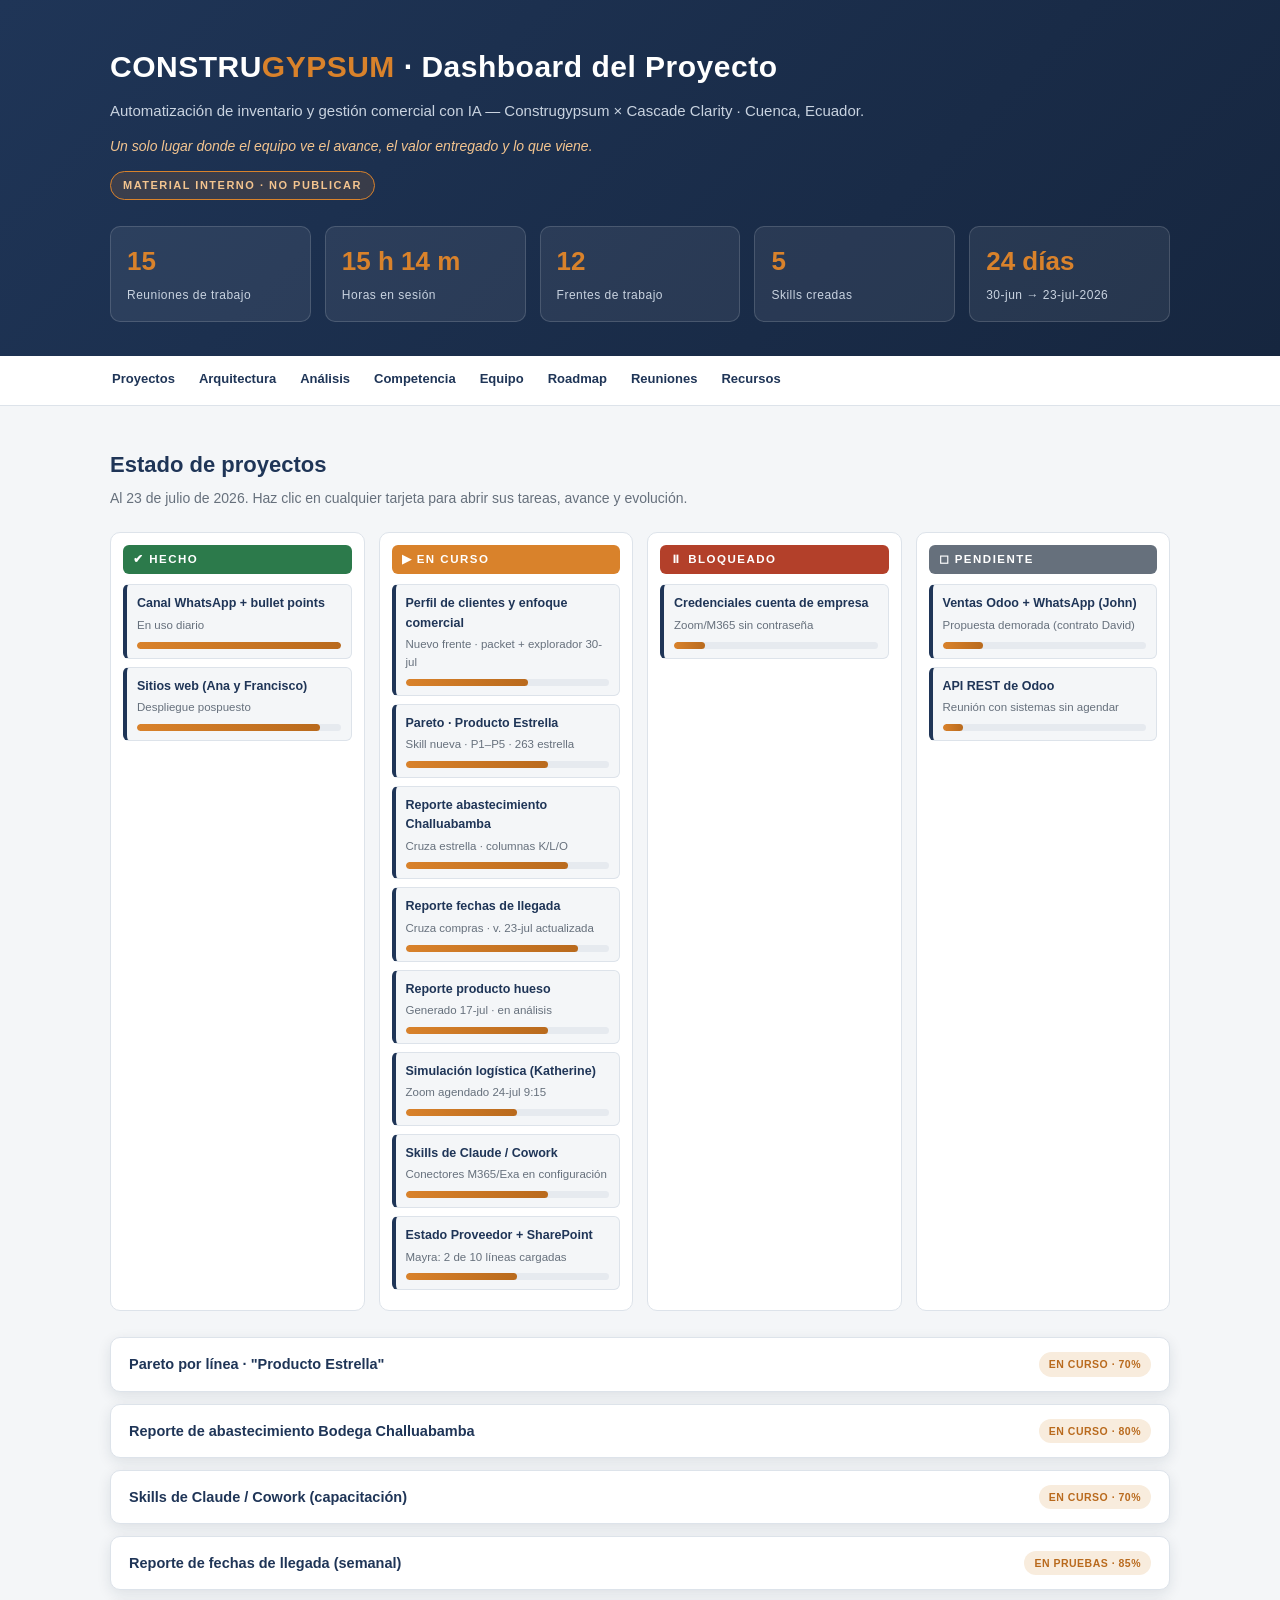
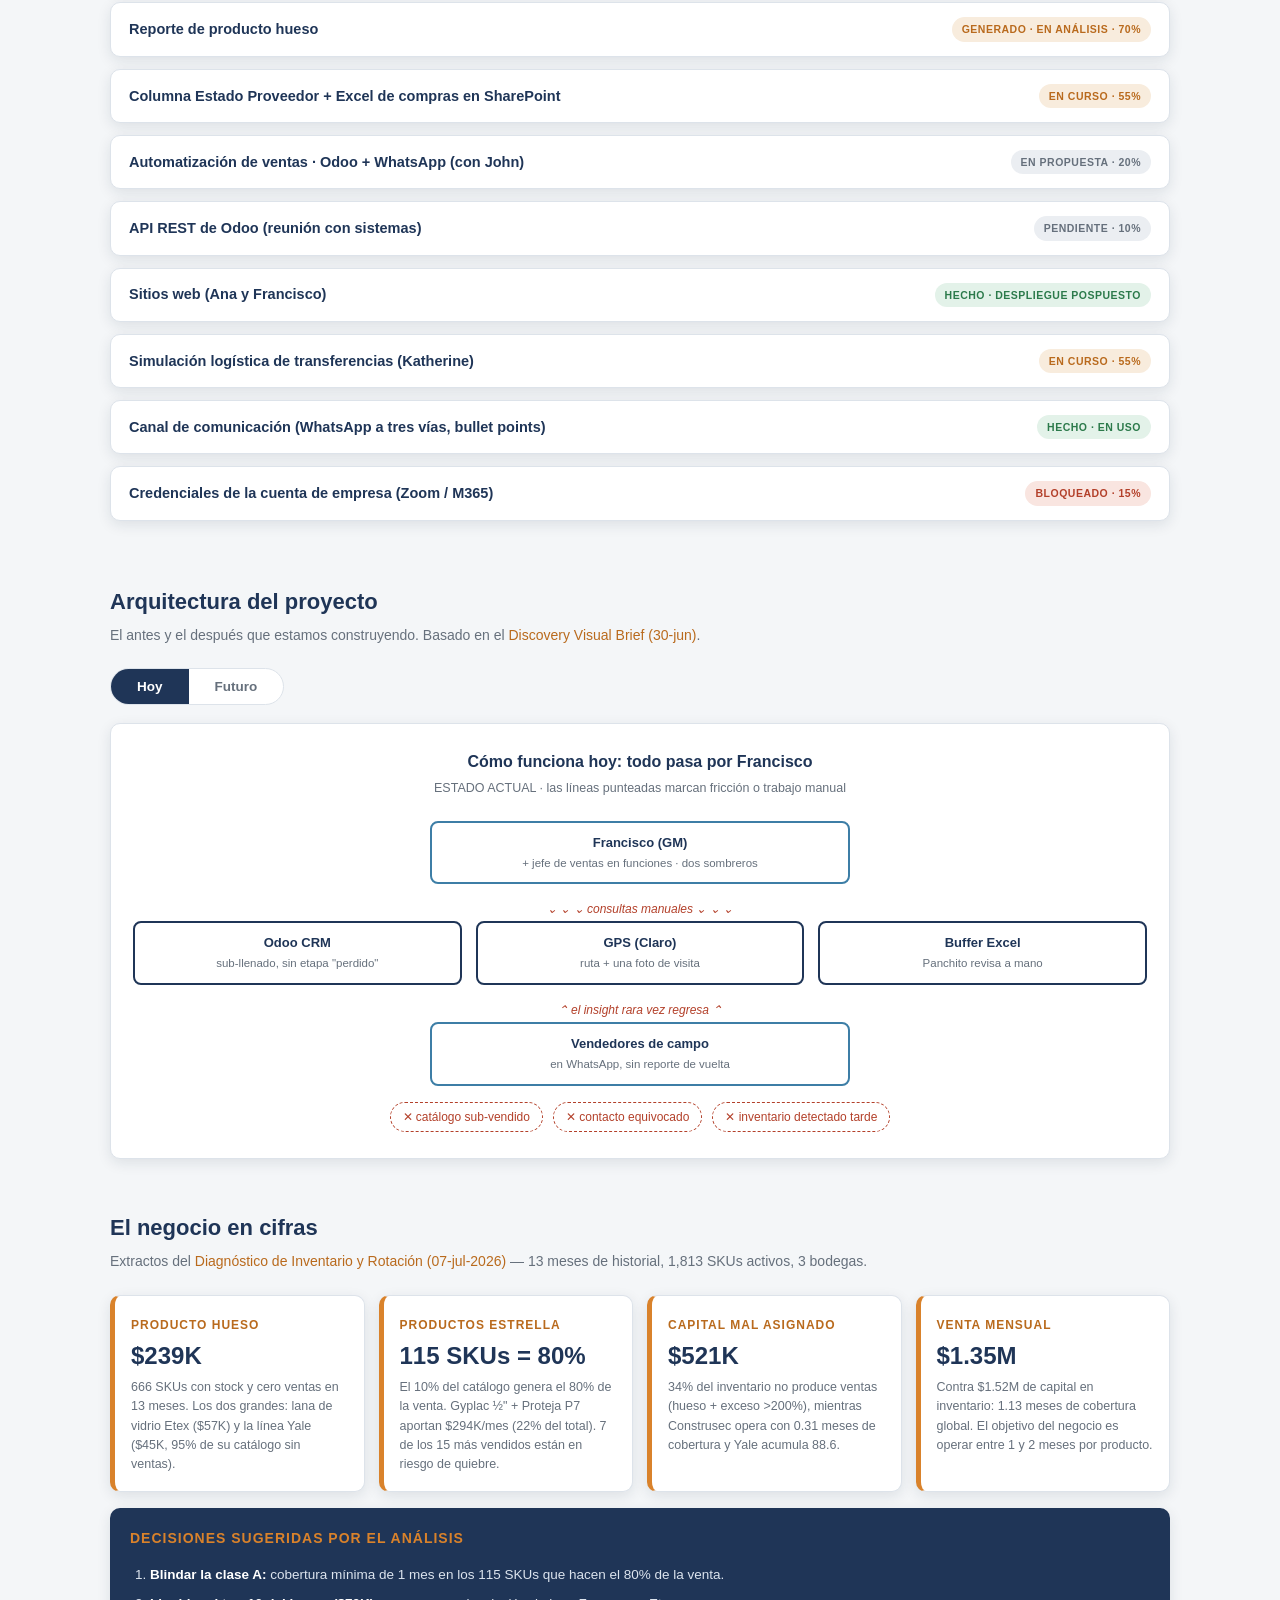
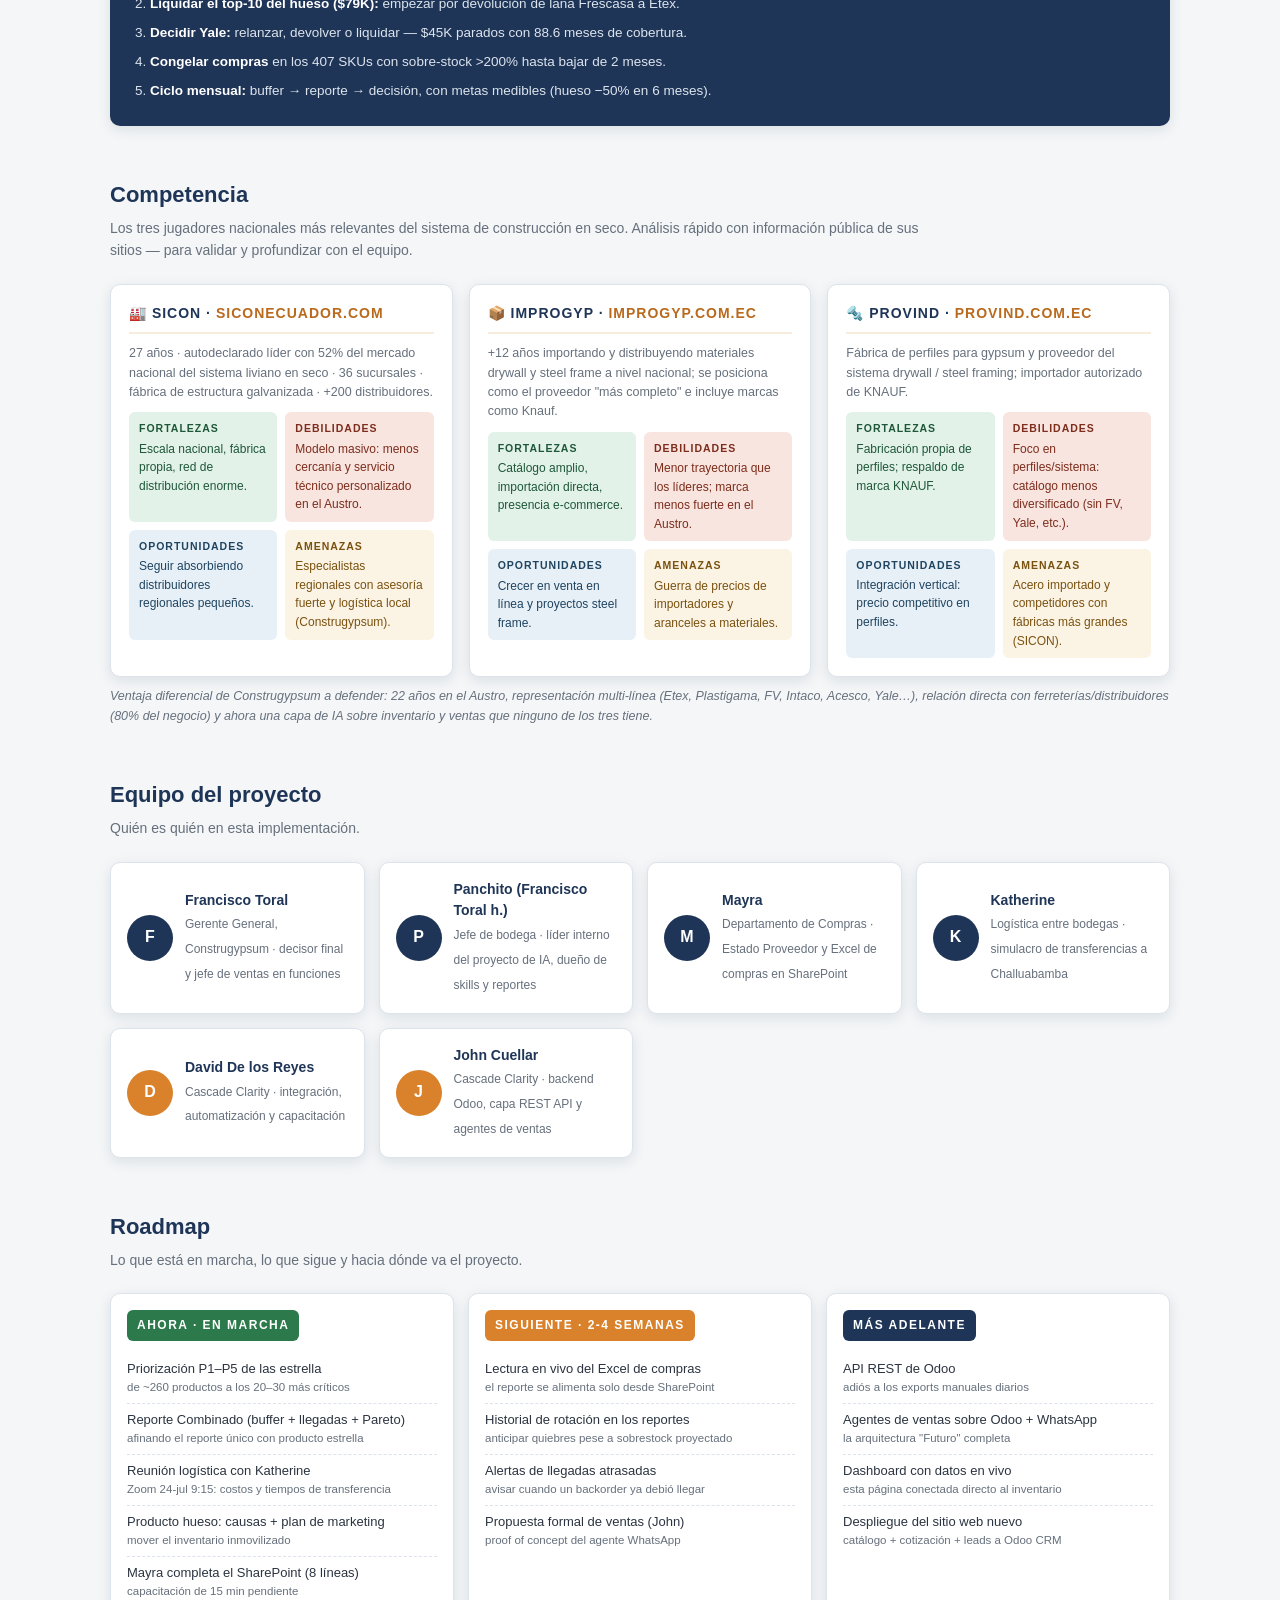
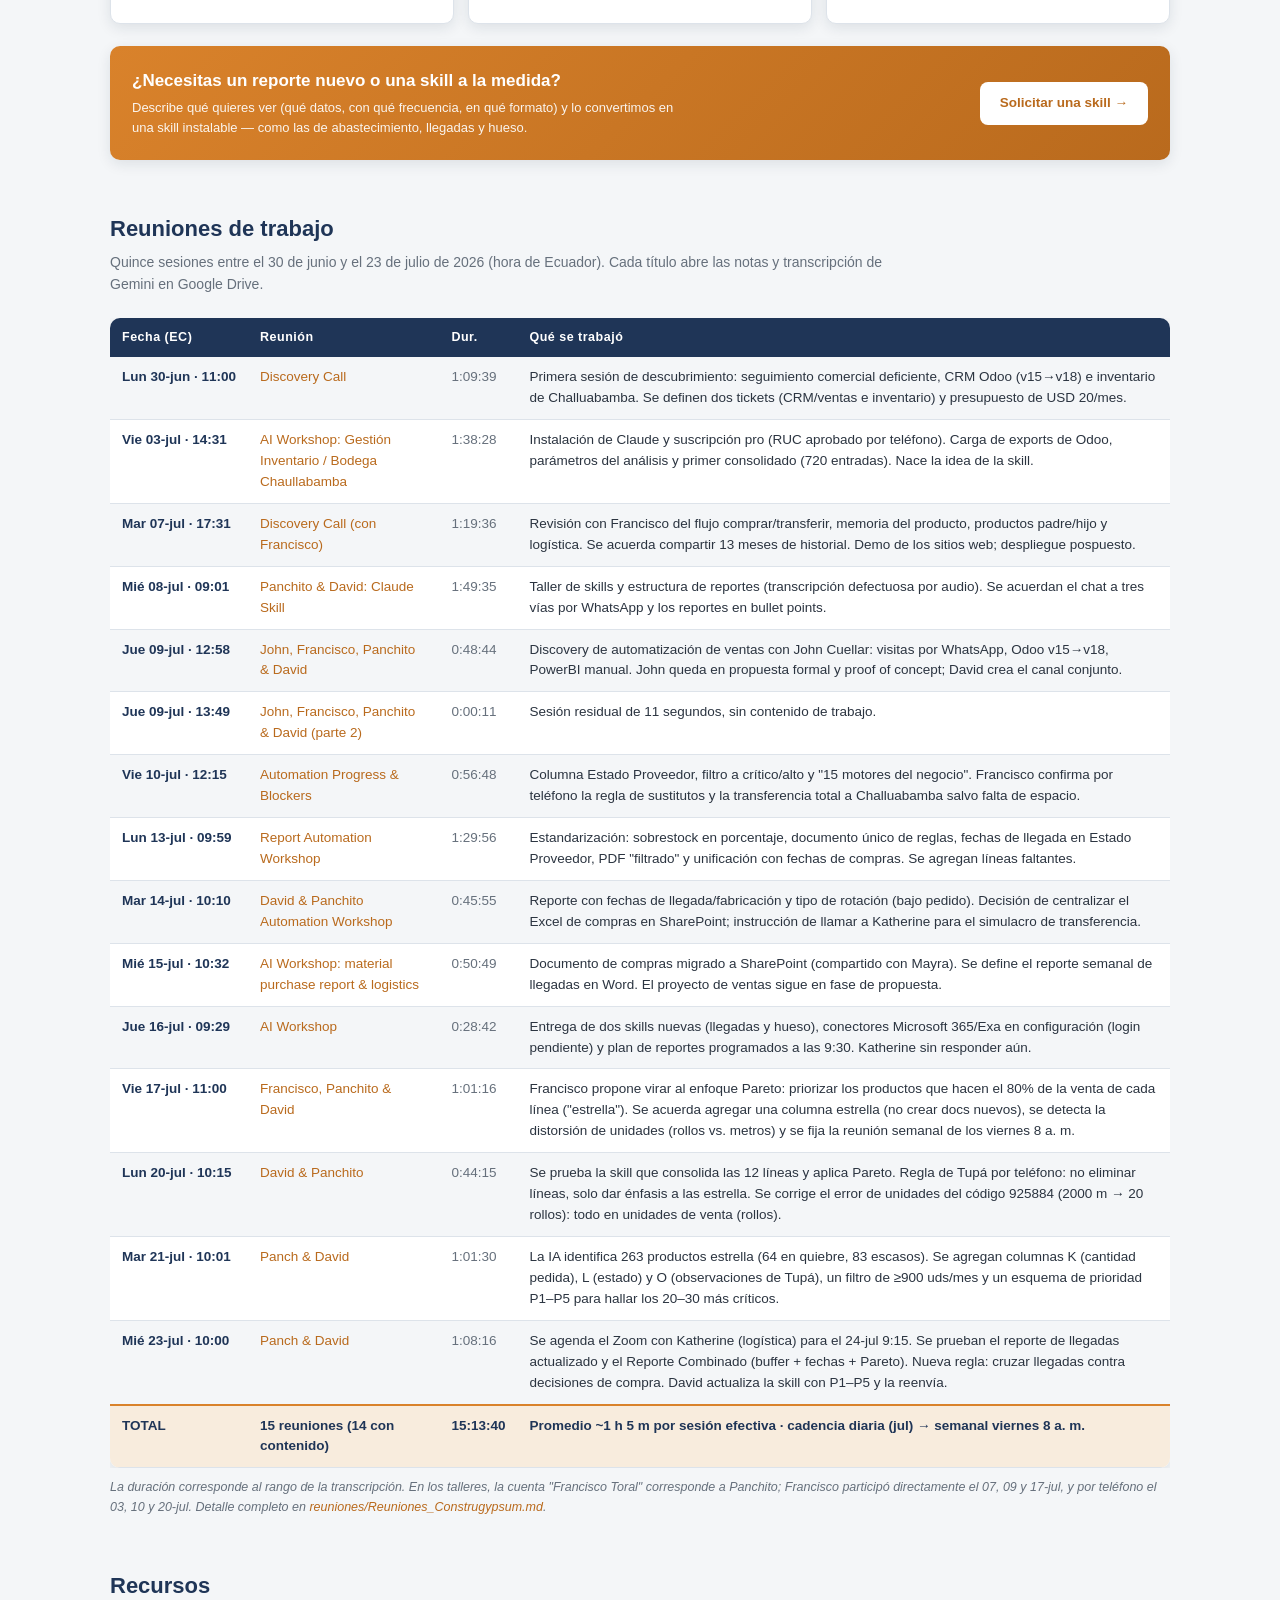
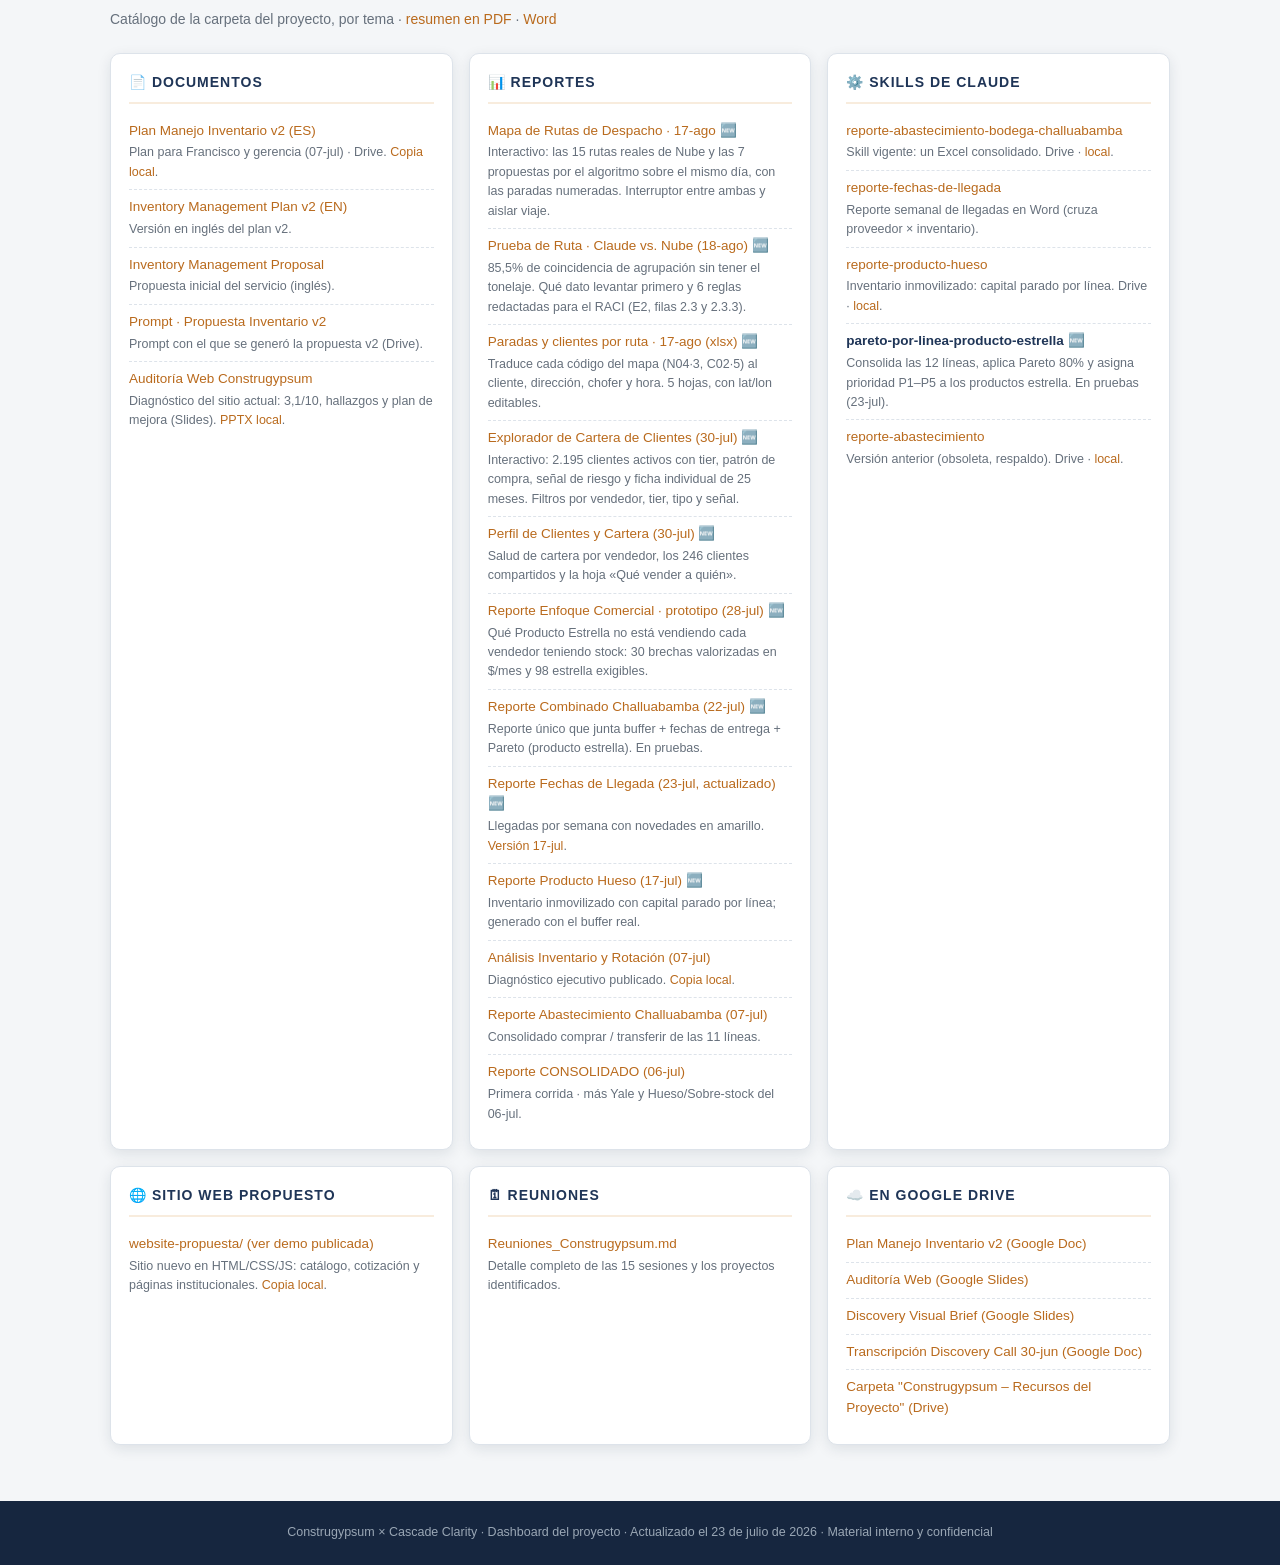
<file: indice.html>
<!DOCTYPE html>
<html lang="es">
<head>
<meta charset="UTF-8">
<meta name="viewport" content="width=device-width, initial-scale=1.0">
<meta name="robots" content="noindex, nofollow">
<title>Construgypsum · Dashboard del Proyecto</title>
<style>
  :root{
    --navy:#1F3557; --navy-dark:#16263F; --orange:#D9822B; --orange-dark:#B96A1D;
    --orange-light:#F8ECDD; --light:#F4F6F8; --text:#2B3440; --muted:#66707C;
    --border:#DDE3EA; --white:#FFFFFF; --green:#2C7A4B; --red:#B3402A; --sky:#3D7EA6;
    --radius:10px; --shadow:0 4px 14px rgba(22,38,63,.10);
  }
  *{box-sizing:border-box;margin:0;padding:0}
  body{font-family:-apple-system,BlinkMacSystemFont,"Segoe UI",Roboto,Helvetica,Arial,sans-serif;color:var(--text);background:var(--light);line-height:1.55}
  a{color:var(--orange-dark);text-decoration:none}
  a:hover{text-decoration:underline}
  .wrap{max-width:1100px;margin:0 auto;padding:0 20px}
  header{background:linear-gradient(135deg,var(--navy) 0%,var(--navy-dark) 100%);color:var(--white);padding:44px 0 34px}
  header h1{font-size:30px;letter-spacing:.5px}
  header h1 span{color:var(--orange)}
  header .tag{color:#C9D3E0;margin-top:8px;max-width:760px;font-size:15px}
  header .north{margin-top:14px;font-size:14px;color:#F3C48F;font-style:italic}
  .confid{display:inline-block;margin-top:14px;background:rgba(217,130,43,.15);border:1px solid var(--orange);color:#F3C48F;font-size:11px;font-weight:700;letter-spacing:1.5px;padding:5px 12px;border-radius:999px}
  .stats{display:grid;grid-template-columns:repeat(auto-fit,minmax(150px,1fr));gap:14px;margin-top:26px}
  .stat{background:rgba(255,255,255,.07);border:1px solid rgba(255,255,255,.15);border-radius:var(--radius);padding:14px 16px}
  .stat b{display:block;font-size:26px;color:var(--orange)}
  .stat span{font-size:12px;color:#C9D3E0;letter-spacing:.5px}
  nav{background:var(--white);border-bottom:1px solid var(--border);position:sticky;top:0;z-index:9}
  nav .wrap{display:flex;gap:20px;overflow-x:auto}
  nav a{padding:13px 2px;font-size:13px;font-weight:600;color:var(--navy);white-space:nowrap;border-bottom:3px solid transparent}
  nav a:hover{border-bottom-color:var(--orange);text-decoration:none}
  section{padding:42px 0 10px}
  h2{color:var(--navy);font-size:22px;margin-bottom:6px}
  .sub{color:var(--muted);font-size:14px;margin-bottom:22px;max-width:820px}
  .grid{display:grid;grid-template-columns:repeat(auto-fill,minmax(320px,1fr));gap:16px}
  .card{background:var(--white);border:1px solid var(--border);border-radius:var(--radius);padding:18px;box-shadow:var(--shadow)}
  .card h3{font-size:14px;color:var(--navy);margin-bottom:10px;text-transform:uppercase;letter-spacing:1px;border-bottom:2px solid var(--orange-light);padding-bottom:8px}
  .card ul{list-style:none}
  .card li{padding:7px 0;border-bottom:1px dashed var(--border);font-size:13.5px}
  .card li:last-child{border-bottom:none}
  .card li .d{display:block;color:var(--muted);font-size:12.5px;margin-top:2px}
  table{width:100%;border-collapse:collapse;background:var(--white);border-radius:var(--radius);overflow:hidden;box-shadow:var(--shadow);font-size:13.5px}
  th{background:var(--navy);color:var(--white);text-align:left;padding:10px 12px;font-size:12.5px;letter-spacing:.5px}
  td{padding:10px 12px;border-bottom:1px solid var(--border);vertical-align:top}
  tr:nth-child(even) td{background:var(--light)}
  td.f{white-space:nowrap;font-weight:600;color:var(--navy)}
  td.dur{white-space:nowrap;color:var(--muted)}
  tr.total td{background:var(--orange-light);font-weight:700;color:var(--navy);border-top:2px solid var(--orange)}
  .note{font-size:12.5px;color:var(--muted);font-style:italic;margin-top:10px}
  /* Kanban */
  .kanban{display:grid;grid-template-columns:repeat(4,1fr);gap:14px;margin-bottom:26px}
  .kcol{background:var(--white);border:1px solid var(--border);border-radius:var(--radius);padding:12px;min-height:120px}
  .kcol h4{font-size:11.5px;letter-spacing:1.5px;text-transform:uppercase;padding:6px 10px;border-radius:6px;margin-bottom:10px;color:var(--white)}
  .k-done h4{background:var(--green)} .k-prog h4{background:var(--orange)} .k-block h4{background:var(--red)} .k-pend h4{background:var(--muted)}
  .kcard{background:var(--light);border:1px solid var(--border);border-left:4px solid var(--navy);border-radius:6px;padding:9px 10px;margin-bottom:8px;font-size:12.5px;font-weight:600;color:var(--navy);cursor:pointer;transition:transform .12s}
  .kcard:hover{transform:translateY(-2px);box-shadow:var(--shadow)}
  .kcard .st{display:block;font-weight:400;color:var(--muted);font-size:11.5px;margin-top:3px}
  .kcard .pb{margin-top:7px}
  /* Progress bar */
  .pb{height:7px;background:#E6EAEF;border-radius:99px;overflow:hidden}
  .pb i{display:block;height:100%;background:linear-gradient(90deg,var(--orange),var(--orange-dark));border-radius:99px}
  /* Project detail */
  .proj{background:var(--white);border:1px solid var(--border);border-radius:var(--radius);margin-bottom:12px;box-shadow:var(--shadow);overflow:hidden}
  .proj summary{cursor:pointer;padding:14px 18px;font-weight:700;color:var(--navy);font-size:14.5px;display:flex;justify-content:space-between;align-items:center;gap:12px;list-style:none}
  .proj summary::-webkit-details-marker{display:none}
  .badge{font-size:10.5px;font-weight:700;letter-spacing:.5px;padding:4px 10px;border-radius:999px;white-space:nowrap}
  .b-done{background:#E3F2E9;color:var(--green)} .b-prog{background:var(--orange-light);color:var(--orange-dark)}
  .b-block{background:#F9E5E0;color:var(--red)} .b-pend{background:#EBEEF2;color:var(--muted)}
  .proj .body{padding:0 18px 16px;font-size:13.5px}
  .proj .body p{margin-bottom:12px;color:var(--text)}
  .cols2{display:grid;grid-template-columns:1fr 1fr;gap:18px}
  @media(max-width:760px){.cols2{grid-template-columns:1fr}}
  .tl{list-style:none;margin-left:6px;border-left:2px solid var(--orange-light);padding-left:16px}
  .tl li{position:relative;padding:4px 0;font-size:13px;color:var(--muted)}
  .tl li::before{content:"";position:absolute;left:-21px;top:11px;width:8px;height:8px;border-radius:50%;background:var(--orange)}
  .tl li b{color:var(--navy)}
  .tasks{list-style:none}
  .tasks li{padding:5px 0;font-size:13px;border-bottom:1px dashed var(--border)}
  .tasks li:last-child{border-bottom:none}
  .tasks .ok{color:var(--green)} .tasks .todo{color:var(--muted)}
  .ph{font-size:11.5px;text-transform:uppercase;letter-spacing:1.2px;color:var(--muted);margin:10px 0 6px;font-weight:700}
  /* Architecture */
  .archtoggle{display:flex;gap:0;margin-bottom:18px;border:1px solid var(--border);border-radius:999px;overflow:hidden;width:fit-content;background:var(--white)}
  .archtoggle button{border:0;background:transparent;padding:10px 26px;font-size:13.5px;font-weight:700;color:var(--muted);cursor:pointer}
  .archtoggle button.on{background:var(--navy);color:var(--white)}
  .arch{background:var(--white);border:1px solid var(--border);border-radius:var(--radius);box-shadow:var(--shadow);padding:26px 22px}
  .arch h3{text-align:center;color:var(--navy);font-size:16px;margin-bottom:4px}
  .arch .sub2{text-align:center;color:var(--muted);font-size:12.5px;margin-bottom:22px}
  .arow{display:grid;gap:14px;margin-bottom:14px}
  .a3{grid-template-columns:repeat(3,1fr)}
  .a1{grid-template-columns:minmax(220px,420px);justify-content:center}
  .abox{border:2px solid var(--navy);border-radius:8px;padding:10px 12px;text-align:center;font-size:13px;font-weight:700;color:var(--navy);background:var(--white)}
  .abox span{display:block;font-weight:400;font-size:11.5px;color:var(--muted);margin-top:2px}
  .abox.agent{border-color:var(--green);background:#F0F8F3}
  .abox.friction{border-style:dashed;border-color:var(--red);color:var(--red)}
  .abox.people{border-color:var(--sky)}
  .aconn{text-align:center;color:var(--muted);font-size:12px;padding:2px 0}
  .aconn.bad{color:var(--red);font-style:italic}
  .aconn.good{color:var(--green)}
  .pills{display:flex;gap:10px;justify-content:center;flex-wrap:wrap;margin-top:16px}
  .pill{border:1.5px dashed var(--red);color:var(--red);font-size:12px;padding:5px 12px;border-radius:999px}
  .pill.ok{border-style:solid;border-color:var(--green);color:var(--green);background:#F0F8F3}
  @media(max-width:720px){.a3{grid-template-columns:1fr}}
  /* Analysis snippets */
  .snips{display:grid;grid-template-columns:repeat(auto-fit,minmax(240px,1fr));gap:14px;margin-bottom:16px}
  .snip{background:var(--white);border:1px solid var(--border);border-left:5px solid var(--orange);border-radius:var(--radius);padding:16px;box-shadow:var(--shadow)}
  .snip b{display:block;font-size:24px;color:var(--navy)}
  .snip .t{font-size:12px;text-transform:uppercase;letter-spacing:1px;color:var(--orange-dark);font-weight:700;margin-bottom:6px}
  .snip p{font-size:12.5px;color:var(--muted);margin-top:4px}
  .decisions{background:var(--navy);color:var(--white);border-radius:var(--radius);padding:20px;box-shadow:var(--shadow)}
  .decisions h3{color:var(--orange);font-size:14px;text-transform:uppercase;letter-spacing:1px;margin-bottom:12px}
  .decisions ol{margin-left:20px}
  .decisions li{font-size:13.5px;padding:4px 0;color:#DCE4EE}
  .decisions li b{color:var(--white)}
  /* Competitors */
  .swot{display:grid;grid-template-columns:1fr 1fr;gap:8px;margin-top:10px}
  .sq{border-radius:6px;padding:8px 10px;font-size:12px}
  .sq b{display:block;font-size:10.5px;text-transform:uppercase;letter-spacing:1px;margin-bottom:3px}
  .sq.f{background:#E3F2E9;color:#1E5738} .sq.d{background:#F9E5E0;color:#7C2D1C}
  .sq.o{background:#E8F0F7;color:#1F4460} .sq.a{background:#FBF3E4;color:#7A5210}
  /* Team */
  .team{display:grid;grid-template-columns:repeat(auto-fill,minmax(240px,1fr));gap:14px}
  .member{background:var(--white);border:1px solid var(--border);border-radius:var(--radius);padding:16px;box-shadow:var(--shadow);display:flex;gap:12px;align-items:center}
  .avatar{width:46px;height:46px;border-radius:50%;background:var(--navy);color:var(--white);display:flex;align-items:center;justify-content:center;font-weight:800;font-size:16px;flex-shrink:0}
  .avatar.cc{background:var(--orange)}
  .member b{display:block;font-size:14px;color:var(--navy)}
  .member span{font-size:12px;color:var(--muted)}
  /* Roadmap */
  .road{display:grid;grid-template-columns:repeat(3,1fr);gap:14px}
  @media(max-width:760px){.road{grid-template-columns:1fr}}
  .rcol{background:var(--white);border:1px solid var(--border);border-radius:var(--radius);padding:16px;box-shadow:var(--shadow)}
  .rcol h4{font-size:12px;text-transform:uppercase;letter-spacing:1.5px;margin-bottom:12px;padding:6px 10px;border-radius:6px;color:var(--white);width:fit-content}
  .r1 h4{background:var(--green)} .r2 h4{background:var(--orange)} .r3 h4{background:var(--navy)}
  .rcol li{list-style:none;font-size:13px;padding:6px 0;border-bottom:1px dashed var(--border)}
  .rcol li:last-child{border-bottom:none}
  .rcol li span{display:block;font-size:11.5px;color:var(--muted)}
  .cta{margin-top:22px;background:linear-gradient(135deg,var(--orange) 0%,var(--orange-dark) 100%);border-radius:var(--radius);padding:22px;color:var(--white);display:flex;justify-content:space-between;align-items:center;gap:18px;flex-wrap:wrap;box-shadow:var(--shadow)}
  .cta b{font-size:17px}
  .cta p{font-size:13px;opacity:.92;margin-top:4px;max-width:560px}
  .cta a{background:var(--white);color:var(--orange-dark);font-weight:700;font-size:13.5px;padding:11px 20px;border-radius:8px;white-space:nowrap}
  .cta a:hover{text-decoration:none;transform:translateY(-1px)}
  footer{margin-top:46px;padding:22px 0;background:var(--navy-dark);color:#9AA7B5;font-size:12.5px;text-align:center}
</style>
</head>
<body>

<header>
  <div class="wrap">
    <h1>CONSTRU<span>GYPSUM</span> · Dashboard del Proyecto</h1>
    <p class="tag">Automatización de inventario y gestión comercial con IA — Construgypsum × Cascade Clarity · Cuenca, Ecuador.</p>
    <p class="north">Un solo lugar donde el equipo ve el avance, el valor entregado y lo que viene.</p>
    <span class="confid">MATERIAL INTERNO · NO PUBLICAR</span>
    <div class="stats">
      <div class="stat"><b>15</b><span>Reuniones de trabajo</span></div>
      <div class="stat"><b>15 h 14 m</b><span>Horas en sesión</span></div>
      <div class="stat"><b>12</b><span>Frentes de trabajo</span></div>
      <div class="stat"><b>5</b><span>Skills creadas</span></div>
      <div class="stat"><b>24 días</b><span>30-jun → 23-jul-2026</span></div>
    </div>
  </div>
</header>

<nav><div class="wrap">
  <a href="#proyectos">Proyectos</a>
  <a href="#arquitectura">Arquitectura</a>
  <a href="#analisis">Análisis</a>
  <a href="#competencia">Competencia</a>
  <a href="#equipo">Equipo</a>
  <a href="#roadmap">Roadmap</a>
  <a href="#reuniones">Reuniones</a>
  <a href="#recursos">Recursos</a>
</div></nav>

<section id="proyectos"><div class="wrap">
  <h2>Estado de proyectos</h2>
  <p class="sub">Al 23 de julio de 2026. Haz clic en cualquier tarjeta para abrir sus tareas, avance y evolución.</p>

  <div class="kanban">
    <div class="kcol k-done"><h4>✔ Hecho</h4>
      <div class="kcard" data-p="p10">Canal WhatsApp + bullet points<span class="st">En uso diario</span><div class="pb"><i style="width:100%"></i></div></div>
      <div class="kcard" data-p="p8">Sitios web (Ana y Francisco)<span class="st">Despliegue pospuesto</span><div class="pb"><i style="width:90%"></i></div></div>
    </div>
    <div class="kcol k-prog"><h4>▶ En curso</h4>
      <div class="kcard" data-p="p13">Perfil de clientes y enfoque comercial<span class="st">Nuevo frente · packet + explorador 30-jul</span><div class="pb"><i style="width:60%"></i></div></div>
      <div class="kcard" data-p="p11">Pareto · Producto Estrella<span class="st">Skill nueva · P1–P5 · 263 estrella</span><div class="pb"><i style="width:70%"></i></div></div>
      <div class="kcard" data-p="p1">Reporte abastecimiento Challuabamba<span class="st">Cruza estrella · columnas K/L/O</span><div class="pb"><i style="width:80%"></i></div></div>
      <div class="kcard" data-p="p3">Reporte fechas de llegada<span class="st">Cruza compras · v. 23-jul actualizada</span><div class="pb"><i style="width:85%"></i></div></div>
      <div class="kcard" data-p="p4">Reporte producto hueso<span class="st">Generado 17-jul · en análisis</span><div class="pb"><i style="width:70%"></i></div></div>
      <div class="kcard" data-p="p9">Simulación logística (Katherine)<span class="st">Zoom agendado 24-jul 9:15</span><div class="pb"><i style="width:55%"></i></div></div>
      <div class="kcard" data-p="p2">Skills de Claude / Cowork<span class="st">Conectores M365/Exa en configuración</span><div class="pb"><i style="width:70%"></i></div></div>
      <div class="kcard" data-p="p5">Estado Proveedor + SharePoint<span class="st">Mayra: 2 de 10 líneas cargadas</span><div class="pb"><i style="width:55%"></i></div></div>
    </div>
    <div class="kcol k-block"><h4>⏸ Bloqueado</h4>
      <div class="kcard" data-p="p12">Credenciales cuenta de empresa<span class="st">Zoom/M365 sin contraseña</span><div class="pb"><i style="width:15%"></i></div></div>
    </div>
    <div class="kcol k-pend"><h4>◻ Pendiente</h4>
      <div class="kcard" data-p="p6">Ventas Odoo + WhatsApp (John)<span class="st">Propuesta demorada (contrato David)</span><div class="pb"><i style="width:20%"></i></div></div>
      <div class="kcard" data-p="p7">API REST de Odoo<span class="st">Reunión con sistemas sin agendar</span><div class="pb"><i style="width:10%"></i></div></div>
    </div>
  </div>

  <details class="proj" id="p11"><summary>Pareto por línea · "Producto Estrella" <span class="badge b-prog">EN CURSO · 70%</span></summary><div class="body">
    <p>Skill nueva (idea de Francisco, 17-jul): en vez de trabajar línea por línea, priorizar los productos que hacen el <b>80% de la venta</b> de cada línea ("estrella") y asegurar su stock en Challuabamba. Consolida los 12 buffers, marca los estrella y les asigna prioridad <b>P1–P5</b> por venta mensual. Es la estrategia que ahora ordena todos los reportes.</p>
    <div class="cols2">
      <div><p class="ph">Tareas</p><ul class="tasks">
        <li class="ok">✔ Skill creada: consolida 12 líneas y aplica Pareto 80%</li>
        <li class="ok">✔ Regla de Tupá: no eliminar líneas, solo dar énfasis a las estrella</li>
        <li class="ok">✔ Unidades estandarizadas a rollos (fix del código 925884: 2000 m → 20 rollos)</li>
        <li class="ok">✔ 263 estrella identificadas (64 en quiebre, 83 escasas)</li>
        <li class="ok">✔ Esquema P1–P5 + filtro ≥900 uds/mes agregado a la skill (23-jul)</li>
        <li class="todo">▢ Panchito descarga la skill P1–P5, re-corre el reporte y lo envía</li>
      </ul></div>
      <div><p class="ph">Evolución</p><ul class="tl">
        <li><b>17-jul</b> · Francisco propone el enfoque Pareto; se acuerda no crear docs nuevos sino una columna "estrella".</li>
        <li><b>20-jul</b> · Skill que consolida las 12 líneas; regla de no eliminar; fix de unidades (rollos).</li>
        <li><b>21-jul</b> · 263 estrella; columnas K/L/O; filtro ≥900/mes; idea de prioridad P1–P5.</li>
        <li><b>23-jul</b> · David actualiza la skill con P1–P5 y la re-ejecuta para reenviar a Panchito.</li>
      </ul></div>
    </div>
  </div></details>

  <details class="proj" id="p1"><summary>Reporte de abastecimiento Bodega Challuabamba <span class="badge b-prog">EN CURSO · 80%</span></summary><div class="body">
    <p>Reporte automatizado a partir de los exports de Odoo: qué comprar y qué transferir a Challuabamba. Ahora se <b>cruza con los productos estrella</b> y suma columnas K (cantidad pedida), L (estado: por llegar / back order) y O ("Observaciones de Tupá", memoria). Panchito lo genera y envía a compras; David mantiene la skill.</p>
    <div class="cols2">
      <div><p class="ph">Tareas</p><ul class="tasks">
        <li class="ok">✔ Reglas consolidadas en documento único (sobrestock en %, sustitutos, transferencia)</li>
        <li class="ok">✔ Skill v2 regenerada y reinstalada</li>
        <li class="ok">✔ Cruce con producto estrella + columnas K/L/O</li>
        <li class="ok">✔ Regla: enviar a Compras lo que no tiene nada en la columna L (sin gestión)</li>
        <li class="todo">▢ Priorización P1–P5 para acotar de ~260 a los 20–30 más críticos</li>
        <li class="todo">▢ Ejecución programada diaria a las 9:30 (scheduled)</li>
      </ul></div>
      <div><p class="ph">Evolución</p><ul class="tl">
        <li><b>30-jun → 14-jul</b> · Del ticket inicial a reglas, crítico/alto, sustitutos y Estado Proveedor.</li>
        <li><b>15/16-jul</b> · Formalización como skill; meta de ejecución programada.</li>
        <li><b>20-jul</b> · Se cruza el reporte con los productos estrella (columna que los identifica).</li>
        <li><b>21-jul</b> · Columnas K (cantidad pedida), L (estado) y O (observaciones de Tupá).</li>
        <li><b>23-jul</b> · Regla nueva: cruzar llegadas contra decisiones de compra y sugerir correcciones.</li>
      </ul></div>
    </div>
  </div></details>

  <details class="proj" id="p2"><summary>Skills de Claude / Cowork (capacitación) <span class="badge b-prog">EN CURSO · 70%</span></summary><div class="body">
    <p>Instalación de Claude/Cowork, suscripción corporativa y capacitación de Panchito para usar y probar las skills. David crea las skills; Panchito instala y prueba.</p>
    <div class="cols2">
      <div><p class="ph">Tareas</p><ul class="tasks">
        <li class="ok">✔ Instalación + suscripción pro con RUC de la empresa</li>
        <li class="ok">✔ Proyecto de trabajo creado; Claude en el celular de Francisco</li>
        <li class="ok">✔ 2 skills nuevas entregadas (llegadas y hueso)</li>
        <li class="todo">▢ Completar login Microsoft 365 (código de verificación)</li>
        <li class="todo">▢ Activar conectores M365 + Exa y reportes programados</li>
      </ul></div>
      <div><p class="ph">Evolución</p><ul class="tl">
        <li><b>30-jun</b> · Tarea de instalar Cowork y crear la cuenta corporativa.</li>
        <li><b>03-jul</b> · Instalación y suscripción completadas.</li>
        <li><b>08-jul</b> · Taller de skills.</li>
        <li><b>13-jul</b> · Skill del reporte actualizada y reenviada.</li>
        <li><b>16-jul</b> · Dos skills nuevas; conectores en configuración.</li>
      </ul></div>
    </div>
  </div></details>

  <details class="proj" id="p3"><summary>Reporte de fechas de llegada (semanal) <span class="badge b-prog">EN PRUEBAS · 85%</span></summary><div class="body">
    <p>Reporte semanal en Word que cruza el documento de compras (fechas de llegada) con el inventario, por semanas, con alertas de stock correcto y sobrestock. Ahora también <b>cruza las llegadas contra las decisiones de compra</b> y resalta en amarillo las novedades.</p>
    <div class="cols2">
      <div><p class="ph">Tareas</p><ul class="tasks">
        <li class="ok">✔ Formato definido: Word, por semanas, hasta fines de agosto</li>
        <li class="ok">✔ Reporte generado (17-jul) y versión actualizada (23-jul)</li>
        <li class="ok">✔ Columna de cantidades pedidas (en fabricación / por llegar)</li>
        <li class="todo">▢ Regla: sugerir correcciones si el pedido quedó corto o excesivo</li>
        <li class="todo">▢ Historial de rotación (pedido a Francisco) para anticipar quiebres</li>
      </ul></div>
      <div><p class="ph">Evolución</p><ul class="tl">
        <li><b>13-16 jul</b> · Se unifica con fechas de compras; formato Word semanal; skill entregada.</li>
        <li><b>17-jul</b> · Primer reporte generado ("Fechas de Llegada 17-07").</li>
        <li><b>23-jul</b> · Versión actualizada con nuevos datos de fabricación/llegada; novedades en amarillo; regla de cruce con decisiones de compra.</li>
      </ul></div>
    </div>
  </div></details>

  <details class="proj" id="p4"><summary>Reporte de producto hueso <span class="badge b-prog">GENERADO · EN ANÁLISIS · 70%</span></summary><div class="body">
    <p>Identificación del inventario inmovilizado (stock sin ventas) que congela liquidez, con capital parado por línea. El reporte ya se <b>generó (17-jul)</b>; ahora toca investigar causas del sobrestock y armar un plan de marketing para moverlo.</p>
    <div class="cols2">
      <div><p class="ph">Tareas</p><ul class="tasks">
        <li class="ok">✔ Skill entregada (16-jul)</li>
        <li class="ok">✔ Reporte generado con el buffer real ("Producto Hueso 17-07")</li>
        <li class="todo">▢ Investigar causas del sobrestock por producto</li>
        <li class="todo">▢ Plan de marketing para los vendedores (mover inventario inactivo)</li>
        <li class="todo">▢ Accionar los grandes: lana de vidrio Etex ($57K) y línea Yale ($45K)</li>
      </ul></div>
      <div><p class="ph">Evolución</p><ul class="tl">
        <li><b>03/07-jul</b> · Reducir el hueso como objetivo estratégico; proteger el flujo de caja.</li>
        <li><b>16-jul</b> · Skill entregada.</li>
        <li><b>17-jul</b> · Reporte generado y revisado; pendiente causas + plan de marketing.</li>
      </ul></div>
    </div>
  </div></details>

  <details class="proj" id="p5"><summary>Columna Estado Proveedor + Excel de compras en SharePoint <span class="badge b-prog">EN CURSO · 55%</span></summary><div class="body">
    <p>Columna que refleja las gestiones de compra activas (backorder, fechas) alimentada por el Excel de Mayra, centralizado en SharePoint. Mayra solo cargó 2 de ~10 líneas; David quiere una videollamada de 15 min para capacitarla.</p>
    <div class="cols2">
      <div><p class="ph">Tareas</p><ul class="tasks">
        <li class="ok">✔ Columna definida (Con fecha de llegada / Back Order / Sin gestión)</li>
        <li class="ok">✔ Documento de compras subido a SharePoint y compartido con Mayra</li>
        <li class="todo">▢ Mayra completa el estado de llegada de las 8 líneas restantes</li>
        <li class="todo">▢ Videollamada de 15 min para capacitar a Mayra (abrir enlace, unidades)</li>
        <li class="todo">▢ Completar login M365 en Cowork y lectura automática del Excel</li>
      </ul></div>
      <div><p class="ph">Evolución</p><ul class="tl">
        <li><b>10-14 jul</b> · Se acuerda la columna; se decide SharePoint por protección de datos.</li>
        <li><b>15/16-jul</b> · Documento en SharePoint, compartido con Mayra; conectores en configuración.</li>
        <li><b>21/23-jul</b> · Mayra solo actualizó 2 de ~10 líneas; sus cambios no se reflejan; error de unidades detectado.</li>
      </ul></div>
    </div>
  </div></details>

  <details class="proj" id="p6"><summary>Automatización de ventas · Odoo + WhatsApp (con John) <span class="badge b-pend">EN PROPUESTA · 20%</span></summary><div class="body">
    <p>Proyecto macro para automatizar el reporte de visitas de vendedores integrando agentes de IA con WhatsApp, Odoo y PowerBI. Ver la arquitectura objetivo en la sección Arquitectura. La propuesta a Francisco se demoró porque David estuvo cerrando un contrato grande (USD 65.000 / 3 meses).</p>
    <div class="cols2">
      <div><p class="ph">Tareas</p><ul class="tasks">
        <li class="ok">✔ Discovery con John Cuellar y Francisco (09-jul)</li>
        <li class="todo">▢ Propuesta formal + proof of concept (John)</li>
        <li class="todo">▢ Enviar la propuesta a Francisco (demorada por carga de David)</li>
      </ul></div>
      <div><p class="ph">Evolución</p><ul class="tl">
        <li><b>30-jun</b> · Se define el ticket de CRM/gestión comercial.</li>
        <li><b>09-jul</b> · Discovery con John; acuerdos de propuesta y canal.</li>
        <li><b>15-jul</b> · Confirmado: sigue en fase de propuesta.</li>
        <li><b>21-jul</b> · Propuesta demorada por el contrato grande de David (USD 65.000).</li>
      </ul></div>
    </div>
  </div></details>

  <details class="proj" id="p7"><summary>API REST de Odoo (reunión con sistemas) <span class="badge b-pend">PENDIENTE · 10%</span></summary><div class="body">
    <p>Validar la conexión de agentes de IA a Odoo (API REST) con el equipo de sistemas, en el contexto de la migración v15 → v18 (~4 meses). Es la llave para eliminar los exports manuales.</p>
    <div class="cols2">
      <div><p class="ph">Tareas</p><ul class="tasks">
        <li class="todo">▢ Agendar la reunión técnica con sistemas (Francisco organiza)</li>
        <li class="todo">▢ Enviar documentación del API REST por correo (David)</li>
        <li class="todo">▢ Obtener URL + API key del Odoo del cliente</li>
      </ul></div>
      <div><p class="ph">Evolución</p><ul class="tl">
        <li><b>30-jun</b> · Acuerdo de coordinar la sesión técnica.</li>
        <li><b>09-jul</b> · Contexto reconfirmado; sin avance del API.</li>
      </ul></div>
    </div>
  </div></details>

  <details class="proj" id="p8"><summary>Sitios web (Ana y Francisco) <span class="badge b-done">HECHO · DESPLIEGUE POSPUESTO</span></summary><div class="body">
    <p>Sitios generados con IA: el de Ana funcional (WhatsApp, GitHub) y la propuesta para Construgypsum (<a href="https://daviddlr-lab.github.io/construgypsum-website/index.html" target="_blank" rel="noopener">ver demo publicada</a>). El lanzamiento espera a que termine la fase de automatización.</p>
    <ul class="tl">
      <li><b>07-jul</b> · Demo de ambos sitios; se prioriza la automatización antes del despliegue.</li>
    </ul>
  </div></details>

  <details class="proj" id="p9"><summary>Simulación logística de transferencias (Katherine) <span class="badge b-prog">EN CURSO · 55%</span></summary><div class="body">
    <p>Simulacro sin mover mercadería del proceso de transferencia a Challuabamba (costos, tiempos, viabilidad); pedido directo de Francisco. <b>Se desbloqueó:</b> hay reunión por Zoom agendada con Katherine (reemplaza a "Nube" en logística) para el <b>24-jul a las 9:15</b>.</p>
    <div class="cols2">
      <div><p class="ph">Tareas</p><ul class="tasks">
        <li class="ok">✔ Presentación de Panchito como cabeza del proyecto de IA</li>
        <li class="ok">✔ Reporte de transferencias enviado a Katherine</li>
        <li class="ok">✔ Reunión por Zoom agendada (24-jul 9:15); transcripción activada</li>
        <li class="todo">▢ Ejecutar la reunión y recoger costos, tiempos y proceso</li>
        <li class="todo">▢ Consultar costos con RR. HH.</li>
      </ul></div>
      <div><p class="ph">Evolución</p><ul class="tl">
        <li><b>13-15 jul</b> · Se contacta a logística y se le envía el simulacro.</li>
        <li><b>16-jul</b> · Sin respuesta aún; presionar la colaboración.</li>
        <li><b>23-jul</b> · Katherine responde; se agenda Zoom para el 24-jul 9:15.</li>
      </ul></div>
    </div>
  </div></details>

  <details class="proj" id="p10"><summary>Canal de comunicación (WhatsApp a tres vías, bullet points) <span class="badge b-done">HECHO · EN USO</span></summary><div class="body">
    <p>Chat a tres vías (Panchito, Francisco, David) más grupo de cuatro con John; estándar de reportar en bullet points concisos. Cadencia nueva (17-jul): reunión semanal los viernes a las 8 a. m.</p>
    <ul class="tl">
      <li><b>08-jul</b> · Se acuerdan el three-way chat y los bullet points.</li>
      <li><b>09-jul</b> · Grupo con John.</li>
      <li><b>14/15-jul</b> · Se suma el flujo con Mayra (SharePoint).</li>
      <li><b>17-jul</b> · Cadencia semanal fija: viernes 8 a. m.</li>
    </ul>
  </div></details>

  <details class="proj" id="p12"><summary>Credenciales de la cuenta de empresa (Zoom / M365) <span class="badge b-block">BLOQUEADO · 15%</span></summary><div class="body">
    <p>Para estandarizar el agendamiento (Outlook + Zoom empresarial) y activar los conectores M365 en Cowork hace falta la contraseña de la cuenta corporativa. Sin ella, las reuniones se agendan a mano pegando el enlace de Zoom. Se pidió el acceso a Francisco.</p>
    <div class="cols2">
      <div><p class="ph">Tareas</p><ul class="tasks">
        <li class="todo">▢ Conseguir la contraseña de la cuenta de empresa (Francisco)</li>
        <li class="todo">▢ Crear la cuenta de Zoom oficial de la empresa</li>
        <li class="todo">▢ Completar login M365 en Cowork (código de verificación)</li>
      </ul></div>
      <div><p class="ph">Evolución</p><ul class="tl">
        <li><b>16-jul</b> · Login M365 pendiente por código de verificación.</li>
        <li><b>23-jul</b> · Falla la creación del Zoom empresarial por falta de credenciales; se pide acceso a Francisco.</li>
      </ul></div>
    </div>
  </div></details>
</div></section>

<section id="arquitectura"><div class="wrap">
  <h2>Arquitectura del proyecto</h2>
  <p class="sub">El antes y el después que estamos construyendo. Basado en el <a href="https://docs.google.com/presentation/d/1vfdYK3-TW29FTN1GHhl6thdlvfcy10R8pJthrSEmHsU/edit" target="_blank" rel="noopener">Discovery Visual Brief (30-jun)</a>.</p>

  <div class="archtoggle">
    <button id="btnHoy" class="on" onclick="arch('hoy')">Hoy</button>
    <button id="btnFut" onclick="arch('futuro')">Futuro</button>
  </div>

  <div class="arch" id="archHoy">
    <h3>Cómo funciona hoy: todo pasa por Francisco</h3>
    <p class="sub2">ESTADO ACTUAL · las líneas punteadas marcan fricción o trabajo manual</p>
    <div class="arow a1"><div class="abox people">Francisco (GM)<span>+ jefe de ventas en funciones · dos sombreros</span></div></div>
    <div class="aconn bad">⌄ ⌄ ⌄ consultas manuales ⌄ ⌄ ⌄</div>
    <div class="arow a3">
      <div class="abox">Odoo CRM<span>sub-llenado, sin etapa "perdido"</span></div>
      <div class="abox">GPS (Claro)<span>ruta + una foto de visita</span></div>
      <div class="abox">Buffer Excel<span>Panchito revisa a mano</span></div>
    </div>
    <div class="aconn bad">⌃ el insight rara vez regresa ⌃</div>
    <div class="arow a1"><div class="abox people">Vendedores de campo<span>en WhatsApp, sin reporte de vuelta</span></div></div>
    <div class="pills">
      <span class="pill">✕ catálogo sub-vendido</span>
      <span class="pill">✕ contacto equivocado</span>
      <span class="pill">✕ inventario detectado tarde</span>
    </div>
  </div>

  <div class="arch" id="archFuturo" style="display:none">
    <h3>Cómo podría funcionar: agentes trabajando sobre Odoo</h3>
    <p class="sub2">FUTURO POSIBLE · agentes en verde, flujos vivos en línea continua</p>
    <div class="arow a3">
      <div class="abox agent">Agente WhatsApp de campo<span>preguntas post-visita a los vendedores</span></div>
      <div class="abox agent">AI Head of Sales<span>cuota, coaching, cobranza</span></div>
      <div class="abox agent">Agente de Inventario<span>vigila stock vs. velocidad de venta</span></div>
    </div>
    <div class="aconn good">⌄ ⌄ ⌄ lectura y escritura continua ⌄ ⌄ ⌄</div>
    <div class="arow a3">
      <div class="abox people">Vendedores<span>ida y vuelta por WhatsApp Web</span></div>
      <div class="abox">Odoo (v15 → v18)<span>+ capa REST API (John)</span></div>
      <div class="abox people">Panchito<span>dueño y afinador de los agentes</span></div>
    </div>
    <div class="aconn good">⌄</div>
    <div class="arow a1"><div class="abox people">Francisco → solo GM<span>la IA cubre el rol de jefe de ventas</span></div></div>
    <div class="pills">
      <span class="pill ok">✓ cada visita registrada</span>
      <span class="pill ok">✓ productos correctos ofrecidos</span>
      <span class="pill ok">✓ stock pedido a tiempo</span>
    </div>
  </div>
</div></section>

<section id="analisis"><div class="wrap">
  <h2>El negocio en cifras</h2>
  <p class="sub">Extractos del <a href="https://daviddlr-lab.github.io/construgypsum-website/analisis-inventario/" target="_blank" rel="noopener">Diagnóstico de Inventario y Rotación (07-jul-2026)</a> — 13 meses de historial, 1,813 SKUs activos, 3 bodegas.</p>
  <div class="snips">
    <div class="snip"><span class="t">Producto hueso</span><b>$239K</b><p>666 SKUs con stock y cero ventas en 13 meses. Los dos grandes: lana de vidrio Etex ($57K) y la línea Yale ($45K, 95% de su catálogo sin ventas).</p></div>
    <div class="snip"><span class="t">Productos estrella</span><b>115 SKUs = 80%</b><p>El 10% del catálogo genera el 80% de la venta. Gyplac ½" + Proteja P7 aportan $294K/mes (22% del total). 7 de los 15 más vendidos están en riesgo de quiebre.</p></div>
    <div class="snip"><span class="t">Capital mal asignado</span><b>$521K</b><p>34% del inventario no produce ventas (hueso + exceso &gt;200%), mientras Construsec opera con 0.31 meses de cobertura y Yale acumula 88.6.</p></div>
    <div class="snip"><span class="t">Venta mensual</span><b>$1.35M</b><p>Contra $1.52M de capital en inventario: 1.13 meses de cobertura global. El objetivo del negocio es operar entre 1 y 2 meses por producto.</p></div>
  </div>
  <div class="decisions">
    <h3>Decisiones sugeridas por el análisis</h3>
    <ol>
      <li><b>Blindar la clase A:</b> cobertura mínima de 1 mes en los 115 SKUs que hacen el 80% de la venta.</li>
      <li><b>Liquidar el top-10 del hueso ($79K):</b> empezar por devolución de lana Frescasa a Etex.</li>
      <li><b>Decidir Yale:</b> relanzar, devolver o liquidar — $45K parados con 88.6 meses de cobertura.</li>
      <li><b>Congelar compras</b> en los 407 SKUs con sobre-stock &gt;200% hasta bajar de 2 meses.</li>
      <li><b>Ciclo mensual:</b> buffer → reporte → decisión, con metas medibles (hueso −50% en 6 meses).</li>
    </ol>
  </div>
</div></section>

<section id="competencia"><div class="wrap">
  <h2>Competencia</h2>
  <p class="sub">Los tres jugadores nacionales más relevantes del sistema de construcción en seco. Análisis rápido con información pública de sus sitios — para validar y profundizar con el equipo.</p>
  <div class="grid">
    <div class="card">
      <h3>🏭 SICON · <a href="https://siconecuador.com/" target="_blank" rel="noopener">siconecuador.com</a></h3>
      <p style="font-size:12.5px;color:var(--muted)">27 años · autodeclarado líder con 52% del mercado nacional del sistema liviano en seco · 36 sucursales · fábrica de estructura galvanizada · +200 distribuidores.</p>
      <div class="swot">
        <div class="sq f"><b>Fortalezas</b>Escala nacional, fábrica propia, red de distribución enorme.</div>
        <div class="sq d"><b>Debilidades</b>Modelo masivo: menos cercanía y servicio técnico personalizado en el Austro.</div>
        <div class="sq o"><b>Oportunidades</b>Seguir absorbiendo distribuidores regionales pequeños.</div>
        <div class="sq a"><b>Amenazas</b>Especialistas regionales con asesoría fuerte y logística local (Construgypsum).</div>
      </div>
    </div>
    <div class="card">
      <h3>📦 IMPROGYP · <a href="https://improgyp.com.ec/ec/" target="_blank" rel="noopener">improgyp.com.ec</a></h3>
      <p style="font-size:12.5px;color:var(--muted)">+12 años importando y distribuyendo materiales drywall y steel frame a nivel nacional; se posiciona como el proveedor "más completo" e incluye marcas como Knauf.</p>
      <div class="swot">
        <div class="sq f"><b>Fortalezas</b>Catálogo amplio, importación directa, presencia e-commerce.</div>
        <div class="sq d"><b>Debilidades</b>Menor trayectoria que los líderes; marca menos fuerte en el Austro.</div>
        <div class="sq o"><b>Oportunidades</b>Crecer en venta en línea y proyectos steel frame.</div>
        <div class="sq a"><b>Amenazas</b>Guerra de precios de importadores y aranceles a materiales.</div>
      </div>
    </div>
    <div class="card">
      <h3>🔩 PROVIND · <a href="https://www.provind.com.ec/" target="_blank" rel="noopener">provind.com.ec</a></h3>
      <p style="font-size:12.5px;color:var(--muted)">Fábrica de perfiles para gypsum y proveedor del sistema drywall / steel framing; importador autorizado de KNAUF.</p>
      <div class="swot">
        <div class="sq f"><b>Fortalezas</b>Fabricación propia de perfiles; respaldo de marca KNAUF.</div>
        <div class="sq d"><b>Debilidades</b>Foco en perfiles/sistema: catálogo menos diversificado (sin FV, Yale, etc.).</div>
        <div class="sq o"><b>Oportunidades</b>Integración vertical: precio competitivo en perfiles.</div>
        <div class="sq a"><b>Amenazas</b>Acero importado y competidores con fábricas más grandes (SICON).</div>
      </div>
    </div>
  </div>
  <p class="note">Ventaja diferencial de Construgypsum a defender: 22 años en el Austro, representación multi-línea (Etex, Plastigama, FV, Intaco, Acesco, Yale…), relación directa con ferreterías/distribuidores (80% del negocio) y ahora una capa de IA sobre inventario y ventas que ninguno de los tres tiene.</p>
</div></section>

<section id="equipo"><div class="wrap">
  <h2>Equipo del proyecto</h2>
  <p class="sub">Quién es quién en esta implementación.</p>
  <div class="team">
    <div class="member"><div class="avatar">F</div><div><b>Francisco Toral</b><span>Gerente General, Construgypsum · decisor final y jefe de ventas en funciones</span></div></div>
    <div class="member"><div class="avatar">P</div><div><b>Panchito (Francisco Toral h.)</b><span>Jefe de bodega · líder interno del proyecto de IA, dueño de skills y reportes</span></div></div>
    <div class="member"><div class="avatar">M</div><div><b>Mayra</b><span>Departamento de Compras · Estado Proveedor y Excel de compras en SharePoint</span></div></div>
    <div class="member"><div class="avatar">K</div><div><b>Katherine</b><span>Logística entre bodegas · simulacro de transferencias a Challuabamba</span></div></div>
    <div class="member"><div class="avatar cc">D</div><div><b>David De los Reyes</b><span>Cascade Clarity · integración, automatización y capacitación</span></div></div>
    <div class="member"><div class="avatar cc">J</div><div><b>John Cuellar</b><span>Cascade Clarity · backend Odoo, capa REST API y agentes de ventas</span></div></div>
  </div>
</div></section>

<section id="roadmap"><div class="wrap">
  <h2>Roadmap</h2>
  <p class="sub">Lo que está en marcha, lo que sigue y hacia dónde va el proyecto.</p>
  <div class="road">
    <div class="rcol r1"><h4>Ahora · en marcha</h4><ul>
      <li>Priorización P1–P5 de las estrella<span>de ~260 productos a los 20–30 más críticos</span></li>
      <li>Reporte Combinado (buffer + llegadas + Pareto)<span>afinando el reporte único con producto estrella</span></li>
      <li>Reunión logística con Katherine<span>Zoom 24-jul 9:15: costos y tiempos de transferencia</span></li>
      <li>Producto hueso: causas + plan de marketing<span>mover el inventario inmovilizado</span></li>
      <li>Mayra completa el SharePoint (8 líneas)<span>capacitación de 15 min pendiente</span></li>
    </ul></div>
    <div class="rcol r2"><h4>Siguiente · 2-4 semanas</h4><ul>
      <li>Lectura en vivo del Excel de compras<span>el reporte se alimenta solo desde SharePoint</span></li>
      <li>Historial de rotación en los reportes<span>anticipar quiebres pese a sobrestock proyectado</span></li>
      <li>Alertas de llegadas atrasadas<span>avisar cuando un backorder ya debió llegar</span></li>
      <li>Propuesta formal de ventas (John)<span>proof of concept del agente WhatsApp</span></li>
    </ul></div>
    <div class="rcol r3"><h4>Más adelante</h4><ul>
      <li>API REST de Odoo<span>adiós a los exports manuales diarios</span></li>
      <li>Agentes de ventas sobre Odoo + WhatsApp<span>la arquitectura "Futuro" completa</span></li>
      <li>Dashboard con datos en vivo<span>esta página conectada directo al inventario</span></li>
      <li>Despliegue del sitio web nuevo<span>catálogo + cotización + leads a Odoo CRM</span></li>
    </ul></div>
  </div>
  <div class="cta">
    <div>
      <b>¿Necesitas un reporte nuevo o una skill a la medida?</b>
      <p>Describe qué quieres ver (qué datos, con qué frecuencia, en qué formato) y lo convertimos en una skill instalable — como las de abastecimiento, llegadas y hueso.</p>
    </div>
    <a href="mailto:david@cascadeclarity.ai?subject=Solicitud%20de%20skill%20%C2%B7%20Construgypsum&body=Qu%C3%A9%20necesito%3A%0AConta%20qu%C3%A9%20datos%2C%20frecuencia%20y%20formato%3A%0A">Solicitar una skill →</a>
  </div>
</div></section>

<section id="reuniones"><div class="wrap">
  <h2>Reuniones de trabajo</h2>
  <p class="sub">Quince sesiones entre el 30 de junio y el 23 de julio de 2026 (hora de Ecuador). Cada título abre las notas y transcripción de Gemini en Google Drive.</p>
  <div style="overflow-x:auto">
  <table>
    <tr><th>Fecha (EC)</th><th>Reunión</th><th>Dur.</th><th>Qué se trabajó</th></tr>
    <tr><td class="f">Lun 30-jun · 11:00</td><td><a href="https://docs.google.com/document/d/1g7JOP29Ki_ZbvQQneuWiwHvEtqJMOMdVdkMTrWaIp_A/edit" target="_blank" rel="noopener">Discovery Call</a></td><td class="dur">1:09:39</td><td>Primera sesión de descubrimiento: seguimiento comercial deficiente, CRM Odoo (v15→v18) e inventario de Challuabamba. Se definen dos tickets (CRM/ventas e inventario) y presupuesto de USD 20/mes.</td></tr>
    <tr><td class="f">Vie 03-jul · 14:31</td><td><a href="https://docs.google.com/document/d/1HHz8GzchYWwDkKUa1aWlkGzpcjIwAa6xPixL12WLsUM/edit" target="_blank" rel="noopener">AI Workshop: Gestión Inventario / Bodega Chaullabamba</a></td><td class="dur">1:38:28</td><td>Instalación de Claude y suscripción pro (RUC aprobado por teléfono). Carga de exports de Odoo, parámetros del análisis y primer consolidado (720 entradas). Nace la idea de la skill.</td></tr>
    <tr><td class="f">Mar 07-jul · 17:31</td><td><a href="https://docs.google.com/document/d/1nTkYr5i-NIea1tZfW-pP9-2H9SUhKFH2E0o-7t_dWBA/edit" target="_blank" rel="noopener">Discovery Call (con Francisco)</a></td><td class="dur">1:19:36</td><td>Revisión con Francisco del flujo comprar/transferir, memoria del producto, productos padre/hijo y logística. Se acuerda compartir 13 meses de historial. Demo de los sitios web; despliegue pospuesto.</td></tr>
    <tr><td class="f">Mié 08-jul · 09:01</td><td><a href="https://docs.google.com/document/d/1fo19KmGIYjgX4QwdcMpgGEKt38SNMpMJ5XRAlS1bGtY/edit" target="_blank" rel="noopener">Panchito &amp; David: Claude Skill</a></td><td class="dur">1:49:35</td><td>Taller de skills y estructura de reportes (transcripción defectuosa por audio). Se acuerdan el chat a tres vías por WhatsApp y los reportes en bullet points.</td></tr>
    <tr><td class="f">Jue 09-jul · 12:58</td><td><a href="https://docs.google.com/document/d/1VlEx-MiPfUTEaivpF2xlDo2rp3cMDB4ZGTWymQsb9_8/edit" target="_blank" rel="noopener">John, Francisco, Panchito &amp; David</a></td><td class="dur">0:48:44</td><td>Discovery de automatización de ventas con John Cuellar: visitas por WhatsApp, Odoo v15→v18, PowerBI manual. John queda en propuesta formal y proof of concept; David crea el canal conjunto.</td></tr>
    <tr><td class="f">Jue 09-jul · 13:49</td><td><a href="https://docs.google.com/document/d/1xgq8R1aglhNxrcRHbtggbWSRQGAzuVuUvr9JFsUKigo/edit" target="_blank" rel="noopener">John, Francisco, Panchito &amp; David (parte 2)</a></td><td class="dur">0:00:11</td><td>Sesión residual de 11 segundos, sin contenido de trabajo.</td></tr>
    <tr><td class="f">Vie 10-jul · 12:15</td><td><a href="https://docs.google.com/document/d/1QC1SQBN_lFNuezjJfYZdaXTANqxic5Qz9WRTlRSgE1s/edit" target="_blank" rel="noopener">Automation Progress &amp; Blockers</a></td><td class="dur">0:56:48</td><td>Columna Estado Proveedor, filtro a crítico/alto y "15 motores del negocio". Francisco confirma por teléfono la regla de sustitutos y la transferencia total a Challuabamba salvo falta de espacio.</td></tr>
    <tr><td class="f">Lun 13-jul · 09:59</td><td><a href="https://docs.google.com/document/d/1jnr_qgpqUfVMyYGINAxeJsZzBN-tF-ez8Lq8Y6fUpQA/edit" target="_blank" rel="noopener">Report Automation Workshop</a></td><td class="dur">1:29:56</td><td>Estandarización: sobrestock en porcentaje, documento único de reglas, fechas de llegada en Estado Proveedor, PDF "filtrado" y unificación con fechas de compras. Se agregan líneas faltantes.</td></tr>
    <tr><td class="f">Mar 14-jul · 10:10</td><td><a href="https://docs.google.com/document/d/1UVfQ_bSMJs2NNOOeyO41vZpmqIb7SNNQWNxPrEWX_Sg/edit" target="_blank" rel="noopener">David &amp; Panchito Automation Workshop</a></td><td class="dur">0:45:55</td><td>Reporte con fechas de llegada/fabricación y tipo de rotación (bajo pedido). Decisión de centralizar el Excel de compras en SharePoint; instrucción de llamar a Katherine para el simulacro de transferencia.</td></tr>
    <tr><td class="f">Mié 15-jul · 10:32</td><td><a href="https://docs.google.com/document/d/1auzqVr9dV3McW6WMisG8B3HFoPl-ZzUV5doBVHsaDwQ/edit" target="_blank" rel="noopener">AI Workshop: material purchase report &amp; logistics</a></td><td class="dur">0:50:49</td><td>Documento de compras migrado a SharePoint (compartido con Mayra). Se define el reporte semanal de llegadas en Word. El proyecto de ventas sigue en fase de propuesta.</td></tr>
    <tr><td class="f">Jue 16-jul · 09:29</td><td><a href="https://docs.google.com/document/d/1pMUDb0sbWaQ1byOj140ds3LL6wQii6Eo2evjK-ytL4I/edit" target="_blank" rel="noopener">AI Workshop</a></td><td class="dur">0:28:42</td><td>Entrega de dos skills nuevas (llegadas y hueso), conectores Microsoft 365/Exa en configuración (login pendiente) y plan de reportes programados a las 9:30. Katherine sin responder aún.</td></tr>
    <tr><td class="f">Vie 17-jul · 11:00</td><td><a href="https://docs.google.com/document/d/19XefOoF6dmbaJQy9ugfnSWRZ--aa99rVD_QtJENc-74/edit" target="_blank" rel="noopener">Francisco, Panchito &amp; David</a></td><td class="dur">1:01:16</td><td>Francisco propone virar al enfoque Pareto: priorizar los productos que hacen el 80% de la venta de cada línea ("estrella"). Se acuerda agregar una columna estrella (no crear docs nuevos), se detecta la distorsión de unidades (rollos vs. metros) y se fija la reunión semanal de los viernes 8 a. m.</td></tr>
    <tr><td class="f">Lun 20-jul · 10:15</td><td><a href="https://docs.google.com/document/d/1WrZgojsk3zrWCoPjg07Ew67AZDqaV78MvT3mlniKoFk/edit" target="_blank" rel="noopener">David &amp; Panchito</a></td><td class="dur">0:44:15</td><td>Se prueba la skill que consolida las 12 líneas y aplica Pareto. Regla de Tupá por teléfono: no eliminar líneas, solo dar énfasis a las estrella. Se corrige el error de unidades del código 925884 (2000 m → 20 rollos): todo en unidades de venta (rollos).</td></tr>
    <tr><td class="f">Mar 21-jul · 10:01</td><td><a href="https://docs.google.com/document/d/1I5kwitbaQUg6bzcM4Elv_zi2XDT4t-qZEtFiDbMa5v0/edit" target="_blank" rel="noopener">Panch &amp; David</a></td><td class="dur">1:01:30</td><td>La IA identifica 263 productos estrella (64 en quiebre, 83 escasos). Se agregan columnas K (cantidad pedida), L (estado) y O (observaciones de Tupá), un filtro de ≥900 uds/mes y un esquema de prioridad P1–P5 para hallar los 20–30 más críticos.</td></tr>
    <tr><td class="f">Mié 23-jul · 10:00</td><td><a href="https://docs.google.com/document/d/18EdAfBiDaRXYulDos3VcmkYsE6xqZZQciyjrr1PCBao/edit" target="_blank" rel="noopener">Panch &amp; David</a></td><td class="dur">1:08:16</td><td>Se agenda el Zoom con Katherine (logística) para el 24-jul 9:15. Se prueban el reporte de llegadas actualizado y el Reporte Combinado (buffer + fechas + Pareto). Nueva regla: cruzar llegadas contra decisiones de compra. David actualiza la skill con P1–P5 y la reenvía.</td></tr>
    <tr class="total"><td>TOTAL</td><td>15 reuniones (14 con contenido)</td><td>15:13:40</td><td>Promedio ~1 h 5 m por sesión efectiva · cadencia diaria (jul) → semanal viernes 8 a. m.</td></tr>
  </table>
  </div>
  <p class="note">La duración corresponde al rango de la transcripción. En los talleres, la cuenta "Francisco Toral" corresponde a Panchito; Francisco participó directamente el 07, 09 y 17-jul, y por teléfono el 03, 10 y 20-jul. Detalle completo en <a href="reuniones/Reuniones_Construgypsum.md">reuniones/Reuniones_Construgypsum.md</a>.</p>
</div></section>

<section id="recursos"><div class="wrap">
  <h2>Recursos</h2>
  <p class="sub">Catálogo de la carpeta del proyecto, por tema · <a href="Construgypsum_Resumen_Recursos.pdf">resumen en PDF</a> · <a href="Construgypsum_Resumen_Recursos.docx">Word</a></p>
  <div class="grid">
    <div class="card"><h3>📄 Documentos</h3><ul>
      <li><a href="https://docs.google.com/document/d/1KRNCkW1i98pPnSZtFk7nN4w5Led7VXXCOUDpST2fDrY/edit" target="_blank" rel="noopener">Plan Manejo Inventario v2 (ES)</a><span class="d">Plan para Francisco y gerencia (07-jul) · Drive. <a href="documentos/Plan%20Manejo%20Inventario%20v2%20Construgypsum.docx">Copia local</a>.</span></li>
      <li><a href="documentos/Inventory%20Management%20Plan%20v2%20Construgypsum.docx">Inventory Management Plan v2 (EN)</a><span class="d">Versión en inglés del plan v2.</span></li>
      <li><a href="documentos/Inventory%20Management%20Proposal.docx">Inventory Management Proposal</a><span class="d">Propuesta inicial del servicio (inglés).</span></li>
      <li><a href="https://drive.google.com/file/d/1Dbv6tXhO0yDeCZOfMxkq5OAAvcl4B1E3/view" target="_blank" rel="noopener">Prompt · Propuesta Inventario v2</a><span class="d">Prompt con el que se generó la propuesta v2 (Drive).</span></li>
      <li><a href="https://docs.google.com/presentation/d/1zd6pLr5qdEul9Whbla0fOL3XmQeTT3PY7k4Jo1oPdmY/edit" target="_blank" rel="noopener">Auditoría Web Construgypsum</a><span class="d">Diagnóstico del sitio actual: 3,1/10, hallazgos y plan de mejora (Slides). <a href="documentos/Auditoria_Web_Construgypsum.pptx">PPTX local</a>.</span></li>
    </ul></div>
    <div class="card"><h3>📊 Reportes</h3><ul>
      <li><a href="https://daviddlr-lab.github.io/construgypsum-website/ruta-despacho/" target="_blank" rel="noopener">Mapa de Rutas de Despacho · 17-ago 🆕</a><span class="d">Interactivo: las 15 rutas reales de Nube y las 7 propuestas por el algoritmo sobre el mismo día, con las paradas numeradas. Interruptor entre ambas y aislar viaje.</span></li>
      <li><a href="https://daviddlr-lab.github.io/construgypsum-website/ruta-despacho/informe.html" target="_blank" rel="noopener">Prueba de Ruta · Claude vs. Nube (18-ago) 🆕</a><span class="d">85,5% de coincidencia de agrupación sin tener el tonelaje. Qué dato levantar primero y 6 reglas redactadas para el RACI (E2, filas 2.3 y 2.3.3).</span></li>
      <li><a href="https://daviddlr-lab.github.io/construgypsum-website/ruta-despacho/paradas.xlsx">Paradas y clientes por ruta · 17-ago (xlsx) 🆕</a><span class="d">Traduce cada código del mapa (N04·3, C02·5) al cliente, dirección, chofer y hora. 5 hojas, con lat/lon editables.</span></li>
      <li><a href="https://daviddlr-lab.github.io/construgypsum-website/cartera-clientes.html" target="_blank" rel="noopener">Explorador de Cartera de Clientes (30-jul) 🆕</a><span class="d">Interactivo: 2.195 clientes activos con tier, patrón de compra, señal de riesgo y ficha individual de 25 meses. Filtros por vendedor, tier, tipo y señal.</span></li>
      <li><a href="https://docs.google.com/spreadsheets/d/13EUHbWZiqv2sPJpkreMA1-ntgUx9GHvG6vJO9d96gnQ/edit" target="_blank" rel="noopener">Perfil de Clientes y Cartera (30-jul) 🆕</a><span class="d">Salud de cartera por vendedor, los 246 clientes compartidos y la hoja «Qué vender a quién».</span></li>
      <li><a href="https://docs.google.com/spreadsheets/d/1Zr6ld-TVhwRBKEsfwzRmNlvMf8tzZ3Voj48AEg_ZAlY/edit" target="_blank" rel="noopener">Reporte Enfoque Comercial · prototipo (28-jul) 🆕</a><span class="d">Qué Producto Estrella no está vendiendo cada vendedor teniendo stock: 30 brechas valorizadas en $/mes y 98 estrella exigibles.</span></li>
      <li><a href="https://drive.google.com/file/d/18-uXU-vrHVnRehAhjHsb7QCr1sl6Zmer/view" target="_blank" rel="noopener">Reporte Combinado Challuabamba (22-jul) 🆕</a><span class="d">Reporte único que junta buffer + fechas de entrega + Pareto (producto estrella). En pruebas.</span></li>
      <li><a href="https://drive.google.com/file/d/1p9wQRl-MGEeBlnhRxUFqtvgXqXzwAO3P/view" target="_blank" rel="noopener">Reporte Fechas de Llegada (23-jul, actualizado) 🆕</a><span class="d">Llegadas por semana con novedades en amarillo. <a href="https://drive.google.com/file/d/1LG8cEDA7bST7gB5aHGHyBgf-jvb8ir3v/view" target="_blank" rel="noopener">Versión 17-jul</a>.</span></li>
      <li><a href="https://drive.google.com/file/d/1C5WVyao5VKEYNmD4S0HIOdT3Pzz2JjRM/view" target="_blank" rel="noopener">Reporte Producto Hueso (17-jul) 🆕</a><span class="d">Inventario inmovilizado con capital parado por línea; generado con el buffer real.</span></li>
      <li><a href="https://daviddlr-lab.github.io/construgypsum-website/analisis-inventario/" target="_blank" rel="noopener">Análisis Inventario y Rotación (07-jul)</a><span class="d">Diagnóstico ejecutivo publicado. <a href="reportes/Analisis%20Inventario%20y%20Rotacion%20Construgypsum%2007-07-2026.html">Copia local</a>.</span></li>
      <li><a href="reportes/Reporte%20Abastecimiento%20Challuabamba%2007-07-2026.xlsx">Reporte Abastecimiento Challuabamba (07-jul)</a><span class="d">Consolidado comprar / transferir de las 11 líneas.</span></li>
      <li><a href="reportes/Reportes%2006-07-2026/Reporte%20Abastecimiento%20CONSOLIDADO%2006-07-2026.xlsx">Reporte CONSOLIDADO (06-jul)</a><span class="d">Primera corrida · más Yale y Hueso/Sobre-stock del 06-jul.</span></li>
    </ul></div>
    <div class="card"><h3>⚙️ Skills de Claude</h3><ul>
      <li><a href="https://drive.google.com/file/d/1G643AGMV41vQzFCXMP1PfcexOQjqgeXH/view" target="_blank" rel="noopener">reporte-abastecimiento-bodega-challuabamba</a><span class="d">Skill vigente: un Excel consolidado. Drive · <a href="skills/reporte-abastecimiento-bodega-challuabamba.skill">local</a>.</span></li>
      <li><a href="skills/reporte-fechas-de-llegada.skill">reporte-fechas-de-llegada</a><span class="d">Reporte semanal de llegadas en Word (cruza proveedor × inventario).</span></li>
      <li><a href="https://drive.google.com/file/d/1mzmnueN8VYEYXdtRndJ7eiPQNlYwJarx/view" target="_blank" rel="noopener">reporte-producto-hueso</a><span class="d">Inventario inmovilizado: capital parado por línea. Drive · <a href="skills/reporte-producto-hueso.skill">local</a>.</span></li>
      <li><span style="font-weight:600;color:var(--navy)">pareto-por-linea-producto-estrella 🆕</span><span class="d">Consolida las 12 líneas, aplica Pareto 80% y asigna prioridad P1–P5 a los productos estrella. En pruebas (23-jul).</span></li>
      <li><a href="https://drive.google.com/file/d/1lKy3fTnVhYQOUvqnJ8BBvImTEm6r65n1/view" target="_blank" rel="noopener">reporte-abastecimiento</a><span class="d">Versión anterior (obsoleta, respaldo). Drive · <a href="skills/reporte-abastecimiento.skill">local</a>.</span></li>
    </ul></div>
    <div class="card"><h3>🌐 Sitio web propuesto</h3><ul>
      <li><a href="https://daviddlr-lab.github.io/construgypsum-website/index.html" target="_blank" rel="noopener">website-propuesta/ (ver demo publicada)</a><span class="d">Sitio nuevo en HTML/CSS/JS: catálogo, cotización y páginas institucionales. <a href="website-propuesta/index.html">Copia local</a>.</span></li>
    </ul></div>
    <div class="card"><h3>🗓 Reuniones</h3><ul>
      <li><a href="reuniones/Reuniones_Construgypsum.md">Reuniones_Construgypsum.md</a><span class="d">Detalle completo de las 15 sesiones y los proyectos identificados.</span></li>
    </ul></div>
    <div class="card"><h3>☁️ En Google Drive</h3><ul>
      <li><a href="https://docs.google.com/document/d/1KRNCkW1i98pPnSZtFk7nN4w5Led7VXXCOUDpST2fDrY/edit" target="_blank" rel="noopener">Plan Manejo Inventario v2 (Google Doc)</a></li>
      <li><a href="https://docs.google.com/presentation/d/1zd6pLr5qdEul9Whbla0fOL3XmQeTT3PY7k4Jo1oPdmY/edit" target="_blank" rel="noopener">Auditoría Web (Google Slides)</a></li>
      <li><a href="https://docs.google.com/presentation/d/1vfdYK3-TW29FTN1GHhl6thdlvfcy10R8pJthrSEmHsU/edit" target="_blank" rel="noopener">Discovery Visual Brief (Google Slides)</a></li>
      <li><a href="https://docs.google.com/document/d/12epPLWzfORK0bdTpElHsHQnqP2wapPI_Id5GZkmnhJ4/edit" target="_blank" rel="noopener">Transcripción Discovery Call 30-jun (Google Doc)</a></li>
      <li><a href="https://drive.google.com/drive/folders/1NRBlQ5m3IFf3wD1H7sTvTtWUYRtxt7wS" target="_blank" rel="noopener">Carpeta "Construgypsum – Recursos del Proyecto" (Drive)</a></li>
    </ul></div>
  </div>
</div></section>

<footer>
  Construgypsum × Cascade Clarity · Dashboard del proyecto · Actualizado el 23 de julio de 2026 · Material interno y confidencial
</footer>

<script>
  document.querySelectorAll('.kcard').forEach(function(c){
    c.addEventListener('click', function(){
      var d = document.getElementById(c.dataset.p);
      if(d){ d.open = true; d.scrollIntoView({behavior:'smooth', block:'center'}); }
    });
  });
  function arch(which){
    var hoy = which === 'hoy';
    document.getElementById('archHoy').style.display = hoy ? '' : 'none';
    document.getElementById('archFuturo').style.display = hoy ? 'none' : '';
    document.getElementById('btnHoy').classList.toggle('on', hoy);
    document.getElementById('btnFut').classList.toggle('on', !hoy);
  }
</script>
</body>
</html>
</file>
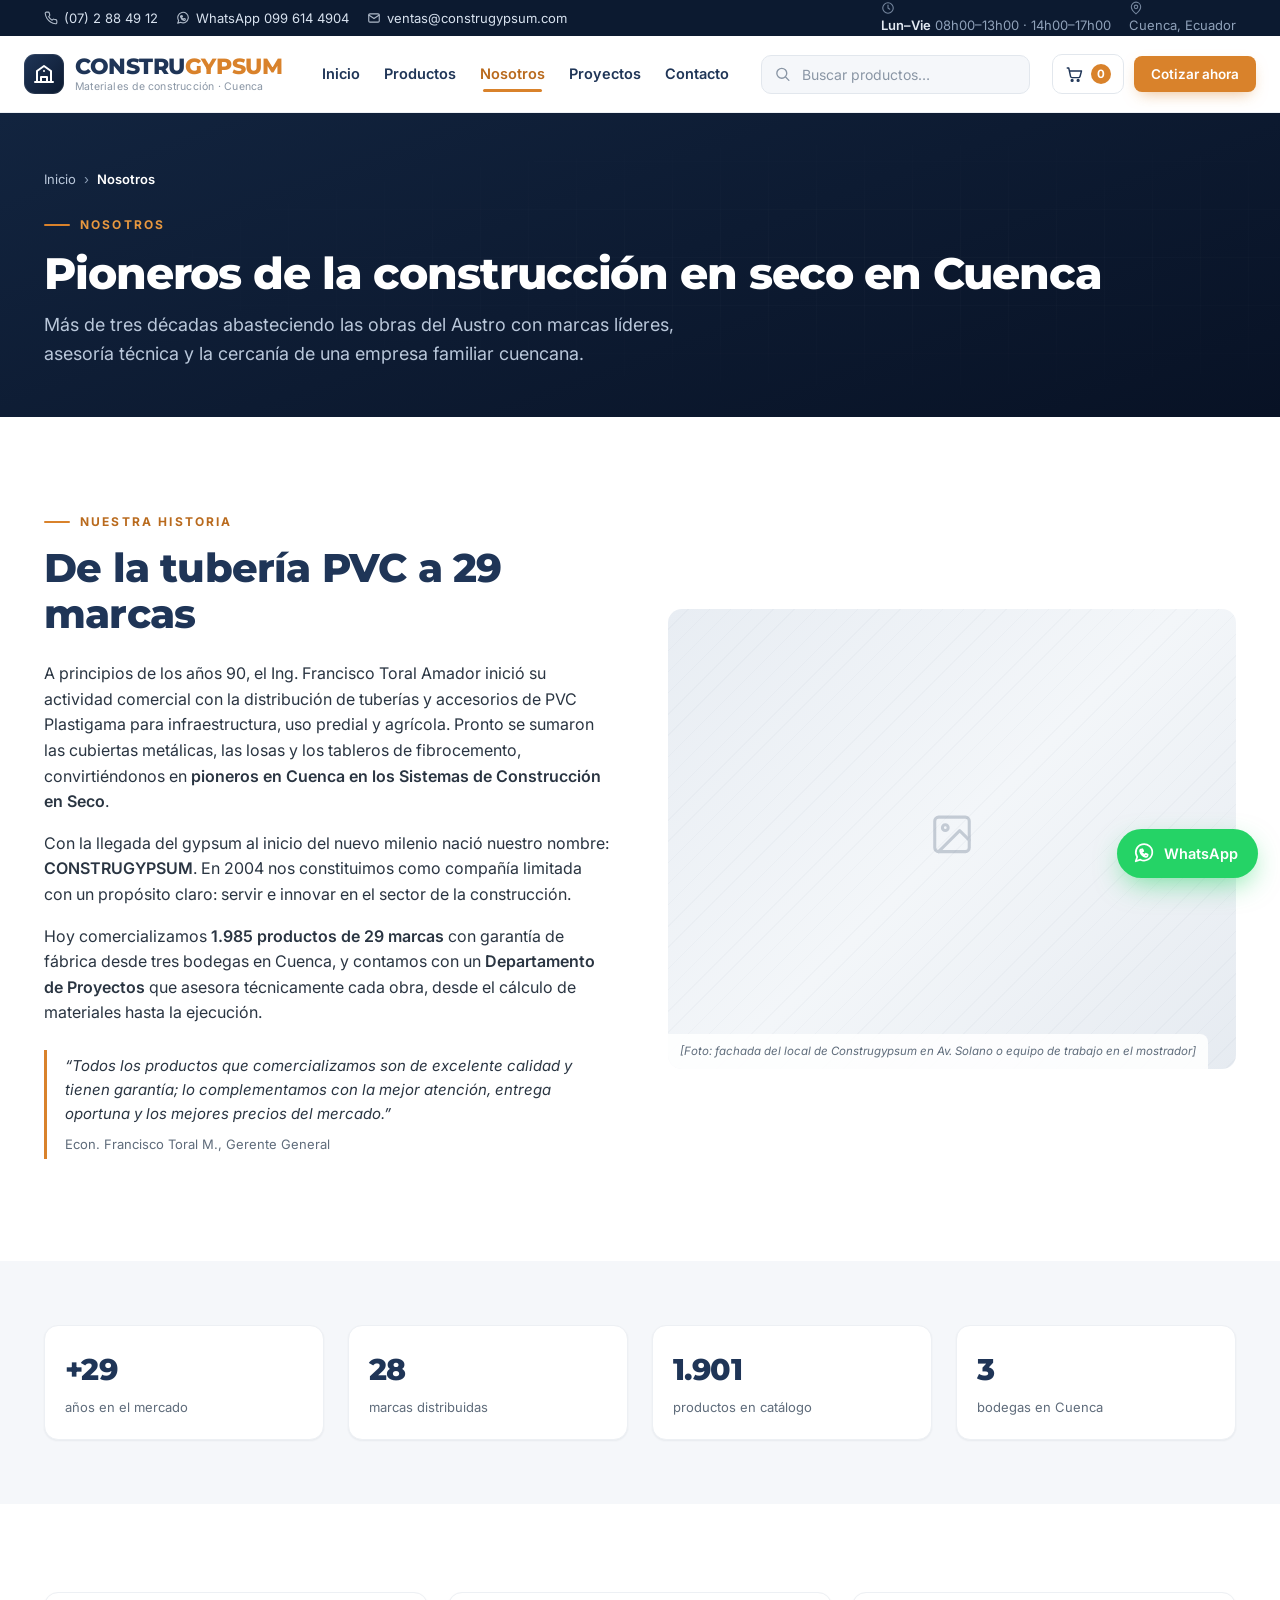
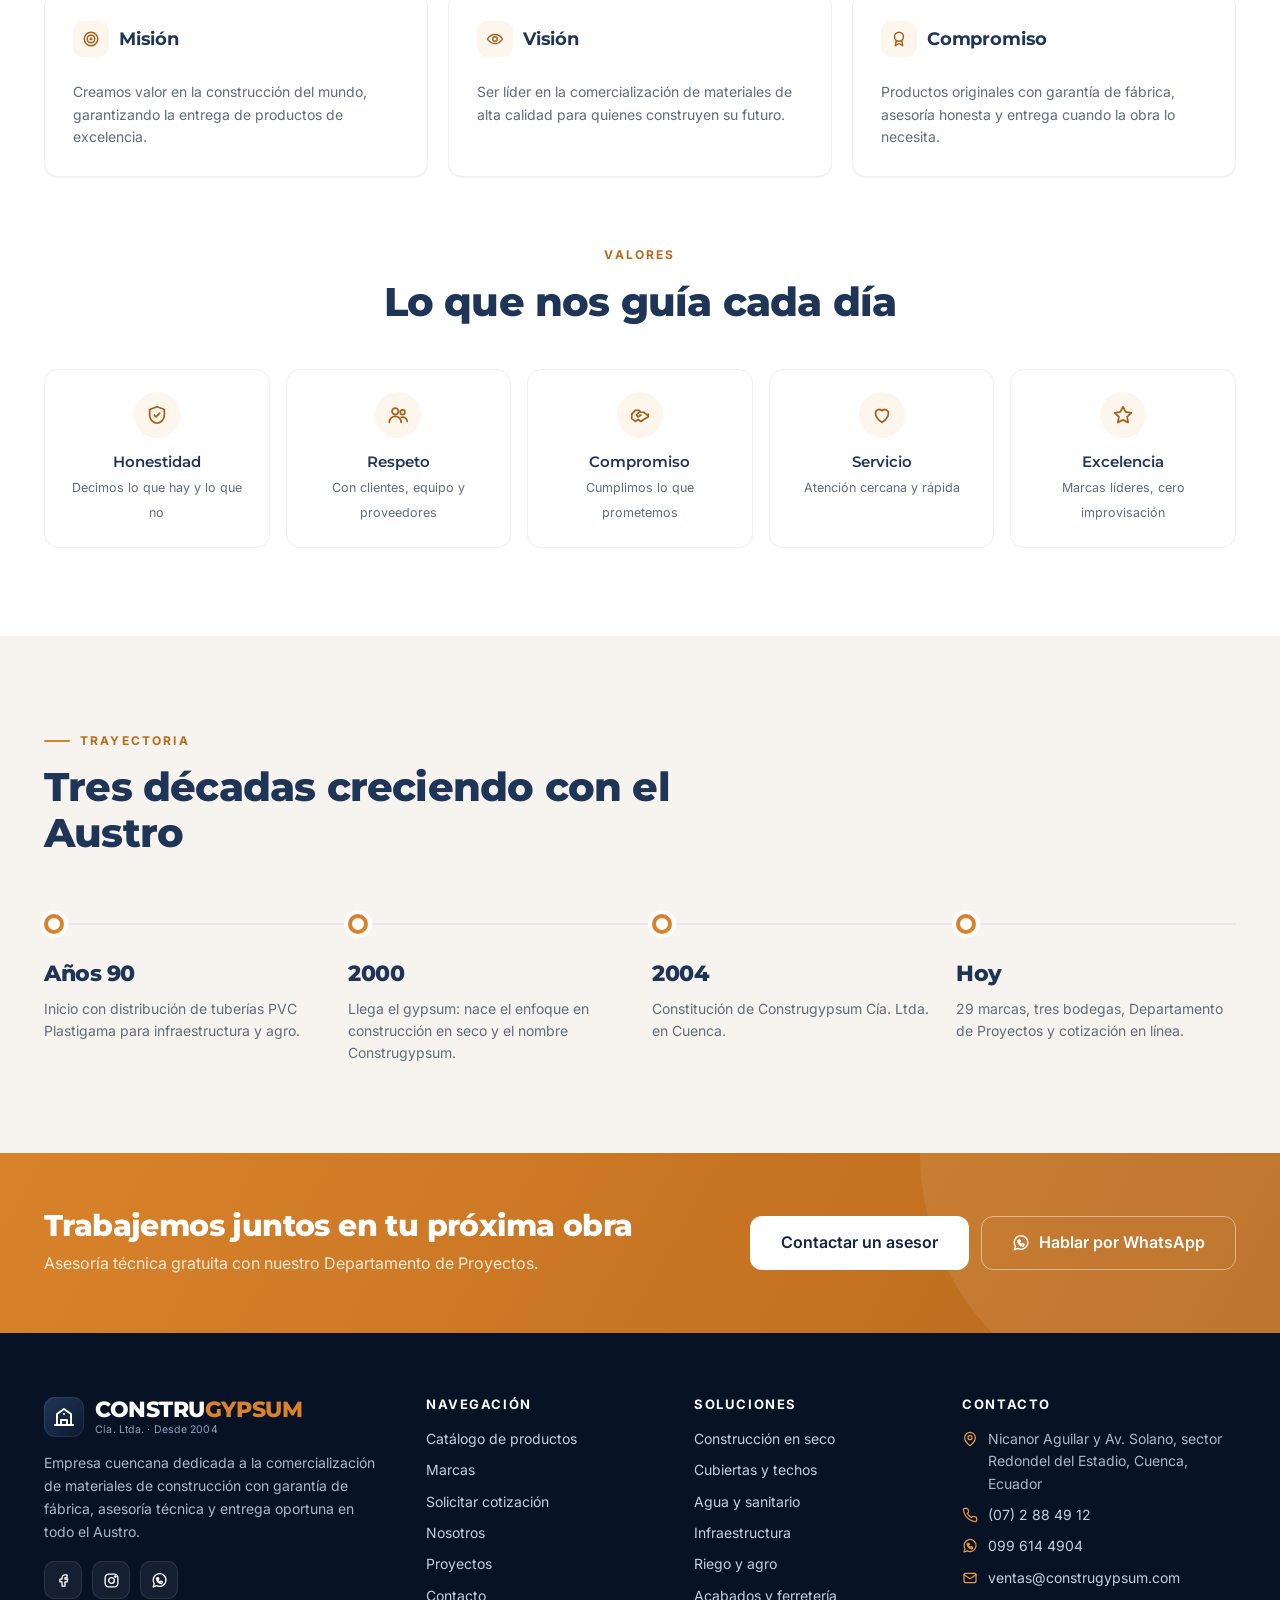
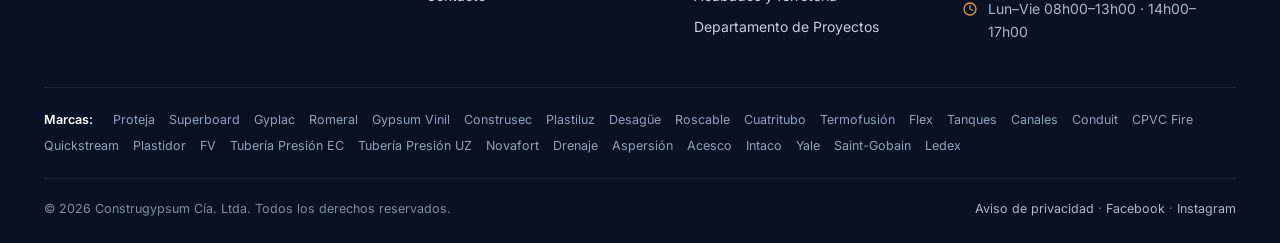
<file: nosotros.html>
<!doctype html>
<html lang="es">
<head>
  <meta charset="utf-8">
  <meta name="viewport" content="width=device-width, initial-scale=1">
  <title>Nosotros | Construgypsum · Pioneros de la construcción en seco en Cuenca</title>
  <meta name="description" content="Historia, misión y valores de Construgypsum Cía. Ltda., empresa cuencana con más de 30 años distribuyendo materiales de construcción de marcas líderes.">
  <link rel="canonical" href="https://www.construgypsum.com/nosotros.html">
  <link rel="icon" href="data:image/svg+xml,&lt;svg xmlns=&#x27;http://www.w3.org/2000/svg&#x27; viewBox=&#x27;0 0 64 64&#x27;&gt;&lt;rect width=&#x27;64&#x27; height=&#x27;64&#x27; rx=&#x27;14&#x27; fill=&#x27;#1F3557&#x27;/&gt;&lt;path d=&#x27;M14 50h36M19 50V26l13-10 13 10v24M27 50V38h10v12&#x27; fill=&#x27;none&#x27; stroke=&#x27;#fff&#x27; stroke-width=&#x27;4&#x27; stroke-linecap=&#x27;round&#x27; stroke-linejoin=&#x27;round&#x27;/&gt;&lt;circle cx=&#x27;32&#x27; cy=&#x27;29&#x27; r=&#x27;3&#x27; fill=&#x27;#D9822B&#x27;/&gt;&lt;/svg&gt;">
  <meta name="theme-color" content="#1F3557">
  <meta property="og:url" content="https://www.construgypsum.com/nosotros.html">
  <meta property="og:type" content="website">
  <meta property="og:title" content="Nosotros | Construgypsum · Pioneros de la construcción en seco en Cuenca">
  <meta property="og:description" content="Historia, misión y valores de Construgypsum Cía. Ltda., empresa cuencana con más de 30 años distribuyendo materiales de construcción de marcas líderes.">
  <meta property="og:locale" content="es_EC">
  <link rel="preconnect" href="https://fonts.googleapis.com">
  <link rel="preconnect" href="https://fonts.gstatic.com" crossorigin>
  <link href="https://fonts.googleapis.com/css2?family=Montserrat:wght@700;800&family=Inter:wght@400;500;600;700&display=swap" rel="stylesheet">
  <link rel="stylesheet" href="assets/css/styles.css?v=20261015c">
</head>
<body>
  <a class="skip-link" href="#main">Saltar al contenido</a>
  <div class="topbar">
    <div class="container">
      <div class="tb-left">
        <a href="tel:+593072884912"><svg class="" viewBox="0 0 24 24" fill="none" stroke="currentColor" stroke-width="1.9" stroke-linecap="round" stroke-linejoin="round" aria-hidden="true"><path d="M22 16.9v3a2 2 0 0 1-2.2 2 19.8 19.8 0 0 1-8.6-3.1 19.5 19.5 0 0 1-6-6A19.8 19.8 0 0 1 2.1 4.2 2 2 0 0 1 4.1 2h3a2 2 0 0 1 2 1.7c.1.9.4 1.8.7 2.7a2 2 0 0 1-.5 2.1L8 9.8a16 16 0 0 0 6 6l1.3-1.3a2 2 0 0 1 2.1-.4c.9.3 1.8.6 2.7.7a2 2 0 0 1 1.7 2z"/></svg> (07) 2 88 49 12</a>
        <a href="https://wa.me/593996144904?text=Hola%20Construgypsum%2C%20necesito%20informaci%C3%B3n" target="_blank" rel="noopener"><svg class="" viewBox="0 0 24 24" fill="none" stroke="currentColor" stroke-width="1.9" stroke-linecap="round" stroke-linejoin="round" aria-hidden="true"><path d="M3 21l1.6-4.7A9 9 0 1 1 8 19.3L3 21z"/><path d="M9 10.2c.3 1.6 2.2 3.5 3.8 3.8l1.2-1.2 2 1-.4 1.7c-.3.6-1 .9-1.7.7A8.6 8.6 0 0 1 7.8 10c-.2-.7.1-1.4.7-1.7l1.7-.4 1 2L9 10.2z"/></svg> WhatsApp 099 614 4904</a>
        <a href="mailto:ventas@construgypsum.com" class="tb-mail"><svg class="" viewBox="0 0 24 24" fill="none" stroke="currentColor" stroke-width="1.9" stroke-linecap="round" stroke-linejoin="round" aria-hidden="true"><rect x="3" y="5" width="18" height="14" rx="2"/><path d="M3 7l9 6 9-6"/></svg> ventas@construgypsum.com</a>
      </div>
      <div class="tb-right">
        <span><svg class="" viewBox="0 0 24 24" fill="none" stroke="currentColor" stroke-width="1.9" stroke-linecap="round" stroke-linejoin="round" aria-hidden="true"><circle cx="12" cy="12" r="9"/><path d="M12 7v5l3 2"/></svg> <strong>Lun–Vie</strong> 08h00–13h00 · 14h00–17h00</span>
        <span><svg class="" viewBox="0 0 24 24" fill="none" stroke="currentColor" stroke-width="1.9" stroke-linecap="round" stroke-linejoin="round" aria-hidden="true"><path d="M20 10c0 6-8 12-8 12S4 16 4 10a8 8 0 0 1 16 0z"/><circle cx="12" cy="10" r="3"/></svg> Cuenca, Ecuador</span>
      </div>
    </div>
  </div>
  <header class="site-header">
    <div class="container">
      <a class="logo" href="index.html" aria-label="Construgypsum · inicio">
        <span class="logo-mark"><svg viewBox="0 0 24 24" fill="none" stroke="currentColor" stroke-width="2" stroke-linecap="round" stroke-linejoin="round" aria-hidden="true"><path d="M3 20h18"/><path d="M5 20V9l7-5 7 5v11"/><path d="M9 20v-5h6v5"/><path d="M12 9h.01"/></svg></span>
        <span class="logo-text">
          <span class="logo-main">CONSTRU<span>GYPSUM</span></span>
          <span class="logo-tag">Materiales de construcción · Cuenca</span>
        </span>
      </a>
      <nav class="main-nav" aria-label="Navegación principal"><a href="index.html">Inicio</a><a href="productos.html">Productos</a><a href="nosotros.html" class="active">Nosotros</a><a href="proyectos.html">Proyectos</a><a href="contacto.html">Contacto</a></nav>
      <form class="header-search" data-site-search role="search">
        <svg class="" viewBox="0 0 24 24" fill="none" stroke="currentColor" stroke-width="1.9" stroke-linecap="round" stroke-linejoin="round" aria-hidden="true"><circle cx="11" cy="11" r="7"/><path d="M21 21l-4.3-4.3"/></svg>
        <input type="search" name="q" placeholder="Buscar productos…" aria-label="Buscar productos">
      </form>
      <div class="nav-cta">
        <a class="quote-link" href="cotizacion.html" aria-label="Mi cotización"><svg class="" viewBox="0 0 24 24" fill="none" stroke="currentColor" stroke-width="1.9" stroke-linecap="round" stroke-linejoin="round" aria-hidden="true"><path d="M3 4h2l2.4 11.2a2 2 0 0 0 2 1.6h8.6a2 2 0 0 0 2-1.5L22 8H6"/><circle cx="9.5" cy="20.5" r="1.2"/><circle cx="17.5" cy="20.5" r="1.2"/></svg><span class="lbl">Mi cotización</span><span class="quote-badge">0</span></a>
        <a class="btn btn-primary btn-sm" href="cotizacion.html">Cotizar ahora</a>
        <button class="nav-toggle" aria-label="Abrir menú" aria-expanded="false" aria-controls="drawer"><svg class="" viewBox="0 0 24 24" fill="none" stroke="currentColor" stroke-width="1.9" stroke-linecap="round" stroke-linejoin="round" aria-hidden="true"><path d="M4 7h16M4 12h16M4 17h16"/></svg></button>
      </div>
    </div>
  </header>
  <div class="drawer" id="drawer" aria-hidden="true">
    <div class="drawer-backdrop"></div>
    <div class="drawer-panel" role="dialog" aria-label="Menú">
      <div class="drawer-head">
        <span class="logo-main">CONSTRU<span style="color:var(--orange-500)">GYPSUM</span></span>
        <button class="drawer-close" aria-label="Cerrar menú"><svg class="" viewBox="0 0 24 24" fill="none" stroke="currentColor" stroke-width="1.9" stroke-linecap="round" stroke-linejoin="round" aria-hidden="true"><path d="M18 6L6 18M6 6l12 12"/></svg></button>
      </div>
      <form class="header-search" style="display:block;max-width:none;margin:0 0 12px" data-site-search role="search">
        <svg class="" viewBox="0 0 24 24" fill="none" stroke="currentColor" stroke-width="1.9" stroke-linecap="round" stroke-linejoin="round" aria-hidden="true"><circle cx="11" cy="11" r="7"/><path d="M21 21l-4.3-4.3"/></svg><input type="search" name="q" placeholder="Buscar productos…" aria-label="Buscar productos">
      </form>
      <a class="nav-item" href="index.html">Inicio</a><a class="nav-item" href="productos.html">Productos</a><a class="nav-item active" href="nosotros.html">Nosotros</a><a class="nav-item" href="proyectos.html">Proyectos</a><a class="nav-item" href="contacto.html">Contacto</a>
      <a class="nav-item" href="cotizacion.html">Mi cotización</a>
      <div class="drawer-foot">
        <a class="btn btn-primary btn-block" href="cotizacion.html">Cotizar ahora</a>
        <a class="btn btn-wa btn-block" href="https://wa.me/593996144904?text=Hola%20Construgypsum%2C%20necesito%20informaci%C3%B3n" target="_blank" rel="noopener"><svg class="" viewBox="0 0 24 24" fill="none" stroke="currentColor" stroke-width="1.9" stroke-linecap="round" stroke-linejoin="round" aria-hidden="true"><path d="M3 21l1.6-4.7A9 9 0 1 1 8 19.3L3 21z"/><path d="M9 10.2c.3 1.6 2.2 3.5 3.8 3.8l1.2-1.2 2 1-.4 1.7c-.3.6-1 .9-1.7.7A8.6 8.6 0 0 1 7.8 10c-.2-.7.1-1.4.7-1.7l1.7-.4 1 2L9 10.2z"/></svg> WhatsApp</a>
        <div class="drawer-contact"><span>(07) 2 88 49 12 · 099 614 4904</span><span>Lun–Vie 08h00–13h00 · 14h00–17h00</span><span>Nicanor Aguilar y Av. Solano, sector Redondel del Estadio, Cuenca</span></div>
      </div>
    </div>
  </div>
  <main id="main">
  <section class="page-hero">
    <div class="container">
      <nav class="breadcrumbs" aria-label="Ruta de navegación"><a href="index.html">Inicio</a> <span>›</span> <strong>Nosotros</strong></nav>
      <p class="kicker">Nosotros</p>
      <h1>Pioneros de la construcción en seco en Cuenca</h1>
      <p class="lead">Más de tres décadas abasteciendo las obras del Austro con marcas líderes, asesoría técnica y la cercanía de una empresa familiar cuencana.</p>
    </div>
  </section>
  <section class="section">
    <div class="container">
      <div class="split">
        <div class="reveal">
          <p class="kicker">Nuestra historia</p>
          <h2>De la tubería PVC a 29 marcas</h2>
          <p class="mt-3">A principios de los años 90, el Ing. Francisco Toral Amador inició su actividad comercial con la distribución de tuberías y accesorios de PVC Plastigama para infraestructura, uso predial y agrícola. Pronto se sumaron las cubiertas metálicas, las losas y los tableros de fibrocemento, convirtiéndonos en <strong>pioneros en Cuenca en los Sistemas de Construcción en Seco</strong>.</p>
          <p class="mt-2">Con la llegada del gypsum al inicio del nuevo milenio nació nuestro nombre: <strong>CONSTRUGYPSUM</strong>. En 2004 nos constituimos como compañía limitada con un propósito claro: servir e innovar en el sector de la construcción.</p>
          <p class="mt-2">Hoy comercializamos <strong>1.985 productos de 29 marcas</strong> con garantía de fábrica desde tres bodegas en Cuenca, y contamos con un <strong>Departamento de Proyectos</strong> que asesora técnicamente cada obra, desde el cálculo de materiales hasta la ejecución.</p>
          <blockquote class="mt-3">“Todos los productos que comercializamos son de excelente calidad y tienen garantía; lo complementamos con la mejor atención, entrega oportuna y los mejores precios del mercado.”<footer>Econ. Francisco Toral M., Gerente General</footer></blockquote>
        </div>
        <div class="reveal">
          <div class="img-ph img-ph--tall" style="min-height:460px"><span class="ph-label">[Foto: fachada del local de Construgypsum en Av. Solano o equipo de trabajo en el mostrador]</span></div>
        </div>
      </div>
    </div>
  </section>

  <section class="section section--light section--tight">
    <div class="container">
      <div class="grid grid-4 reveal-stagger">
        <div class="stat-card"><strong data-count="30" data-prefix="+">+30</strong><span>años en el mercado</span></div>
        <div class="stat-card"><strong data-count="29">29</strong><span>marcas distribuidas</span></div>
        <div class="stat-card"><strong data-count="1985">1.985</strong><span>productos en catálogo</span></div>
        <div class="stat-card"><strong data-count="3">3</strong><span>bodegas en Cuenca</span></div>
      </div>
    </div>
  </section>

  <section class="section">
    <div class="container">
      <div class="mvv reveal-stagger">
        <div class="card card--flat"><div class="card-body"><h3><span class="ico"><svg class="" viewBox="0 0 24 24" fill="none" stroke="currentColor" stroke-width="1.9" stroke-linecap="round" stroke-linejoin="round" aria-hidden="true"><circle cx="12" cy="12" r="9"/><circle cx="12" cy="12" r="5"/><circle cx="12" cy="12" r="1"/></svg></span>Misión</h3><p class="mt-2">Creamos valor en la construcción del mundo, garantizando la entrega de productos de excelencia.</p></div></div>
        <div class="card card--flat"><div class="card-body"><h3><span class="ico"><svg class="" viewBox="0 0 24 24" fill="none" stroke="currentColor" stroke-width="1.9" stroke-linecap="round" stroke-linejoin="round" aria-hidden="true"><path d="M2 12s3.5-6 10-6 10 6 10 6-3.5 6-10 6S2 12 2 12z"/><circle cx="12" cy="12" r="3"/></svg></span>Visión</h3><p class="mt-2">Ser líder en la comercialización de materiales de alta calidad para quienes construyen su futuro.</p></div></div>
        <div class="card card--flat"><div class="card-body"><h3><span class="ico"><svg class="" viewBox="0 0 24 24" fill="none" stroke="currentColor" stroke-width="1.9" stroke-linecap="round" stroke-linejoin="round" aria-hidden="true"><circle cx="12" cy="9" r="6"/><path d="M8.5 14l-1.5 7 5-3 5 3-1.5-7"/></svg></span>Compromiso</h3><p class="mt-2">Productos originales con garantía de fábrica, asesoría honesta y entrega cuando la obra lo necesita.</p></div></div>
      </div>
      <div class="section-head section-head--center mt-5 reveal"><p class="kicker">Valores</p><h2>Lo que nos guía cada día</h2></div>
      <div class="values reveal-stagger">
        <div class="value"><div class="ico"><svg class="" viewBox="0 0 24 24" fill="none" stroke="currentColor" stroke-width="1.9" stroke-linecap="round" stroke-linejoin="round" aria-hidden="true"><path d="M12 3l8 3v6c0 5-3.5 8.5-8 9-4.5-.5-8-4-8-9V6l8-3z"/><path d="M9 12l2 2 4-4"/></svg></div><strong>Honestidad</strong><span>Decimos lo que hay y lo que no</span></div>
        <div class="value"><div class="ico"><svg class="" viewBox="0 0 24 24" fill="none" stroke="currentColor" stroke-width="1.9" stroke-linecap="round" stroke-linejoin="round" aria-hidden="true"><circle cx="9" cy="8" r="3.5"/><path d="M2.5 20a6.5 6.5 0 0 1 13 0"/><circle cx="17" cy="9" r="2.5"/><path d="M15.5 14.5A5 5 0 0 1 22 19"/></svg></div><strong>Respeto</strong><span>Con clientes, equipo y proveedores</span></div>
        <div class="value"><div class="ico"><svg class="" viewBox="0 0 24 24" fill="none" stroke="currentColor" stroke-width="1.9" stroke-linecap="round" stroke-linejoin="round" aria-hidden="true"><path d="M3 11l4-4h4l2 2h3l5 4"/><path d="M3 11v5l4 3 3-2 3 2 3-2 5-3v-3"/><path d="M11 9l-3 3 2 2 3-2"/></svg></div><strong>Compromiso</strong><span>Cumplimos lo que prometemos</span></div>
        <div class="value"><div class="ico"><svg class="" viewBox="0 0 24 24" fill="none" stroke="currentColor" stroke-width="1.9" stroke-linecap="round" stroke-linejoin="round" aria-hidden="true"><path d="M12 20s-7-4.5-7-10a4 4 0 0 1 7-2.6A4 4 0 0 1 19 10c0 5.5-7 10-7 10z"/></svg></div><strong>Servicio</strong><span>Atención cercana y rápida</span></div>
        <div class="value"><div class="ico"><svg class="" viewBox="0 0 24 24" fill="none" stroke="currentColor" stroke-width="1.9" stroke-linecap="round" stroke-linejoin="round" aria-hidden="true"><path d="M12 3l2.8 5.7 6.2.9-4.5 4.4 1.1 6.2L12 17.3 6.4 20.2l1.1-6.2L3 9.6l6.2-.9L12 3z"/></svg></div><strong>Excelencia</strong><span>Marcas líderes, cero improvisación</span></div>
      </div>
    </div>
  </section>

  <section class="section section--sand">
    <div class="container">
      <div class="section-head reveal"><p class="kicker">Trayectoria</p><h2>Tres décadas creciendo con el Austro</h2></div>
      <div class="timeline reveal-stagger">
        <div class="tl-item"><div class="year">Años 90</div><p>Inicio con distribución de tuberías PVC Plastigama para infraestructura y agro.</p></div>
        <div class="tl-item"><div class="year">2000</div><p>Llega el gypsum: nace el enfoque en construcción en seco y el nombre Construgypsum.</p></div>
        <div class="tl-item"><div class="year">2004</div><p>Constitución de Construgypsum Cía. Ltda. en Cuenca.</p></div>
        <div class="tl-item"><div class="year">Hoy</div><p>29 marcas, tres bodegas, Departamento de Proyectos y cotización en línea.</p></div>
      </div>
    </div>
  </section>

  <section class="cta-band">
    <div class="container">
      <div>
        <h2>Trabajemos juntos en tu próxima obra</h2>
        <p>Asesoría técnica gratuita con nuestro Departamento de Proyectos.</p>
      </div>
      <div class="actions">
        <a class="btn btn-light btn-lg" href="contacto.html">Contactar un asesor</a>
        <a class="btn btn-white-outline btn-lg" href="https://wa.me/593996144904?text=Hola%20Construgypsum%2C%20quiero%20cotizar%20mi%20obra" target="_blank" rel="noopener"><svg class="" viewBox="0 0 24 24" fill="none" stroke="currentColor" stroke-width="1.9" stroke-linecap="round" stroke-linejoin="round" aria-hidden="true"><path d="M3 21l1.6-4.7A9 9 0 1 1 8 19.3L3 21z"/><path d="M9 10.2c.3 1.6 2.2 3.5 3.8 3.8l1.2-1.2 2 1-.4 1.7c-.3.6-1 .9-1.7.7A8.6 8.6 0 0 1 7.8 10c-.2-.7.1-1.4.7-1.7l1.7-.4 1 2L9 10.2z"/></svg> Hablar por WhatsApp</a>
      </div>
    </div>
  </section>
  </main>
  <footer class="site-footer">
    <div class="container">
      <div class="footer-grid">
        <div class="f-about">
          <a class="logo" href="index.html" aria-label="Construgypsum">
            <span class="logo-mark"><svg viewBox="0 0 24 24" fill="none" stroke="currentColor" stroke-width="2" stroke-linecap="round" stroke-linejoin="round" aria-hidden="true"><path d="M3 20h18"/><path d="M5 20V9l7-5 7 5v11"/><path d="M9 20v-5h6v5"/><path d="M12 9h.01"/></svg></span>
            <span class="logo-text"><span class="logo-main">CONSTRU<span>GYPSUM</span></span><span class="logo-tag">Cía. Ltda. · Desde 2004</span></span>
          </a>
          <p>Empresa cuencana dedicada a la comercialización de materiales de construcción con garantía de fábrica, asesoría técnica y entrega oportuna en todo el Austro.</p>
          <div class="social">
            <a href="https://www.facebook.com/Construgypsum" target="_blank" rel="noopener" aria-label="Facebook"><svg class="" viewBox="0 0 24 24" fill="none" stroke="currentColor" stroke-width="1.9" stroke-linecap="round" stroke-linejoin="round" aria-hidden="true"><path d="M14 8h3V4h-3a4 4 0 0 0-4 4v2H7v4h3v6h4v-6h3l1-4h-4V8a1 1 0 0 1 0 0z"/></svg></a>
            <a href="https://www.instagram.com/construgypsumec" target="_blank" rel="noopener" aria-label="Instagram"><svg class="" viewBox="0 0 24 24" fill="none" stroke="currentColor" stroke-width="1.9" stroke-linecap="round" stroke-linejoin="round" aria-hidden="true"><rect x="3" y="3" width="18" height="18" rx="5"/><circle cx="12" cy="12" r="4"/><circle cx="17.5" cy="6.5" r="1" fill="currentColor"/></svg></a>
            <a href="https://wa.me/593996144904?text=Hola%20Construgypsum" target="_blank" rel="noopener" aria-label="WhatsApp"><svg class="" viewBox="0 0 24 24" fill="none" stroke="currentColor" stroke-width="1.9" stroke-linecap="round" stroke-linejoin="round" aria-hidden="true"><path d="M3 21l1.6-4.7A9 9 0 1 1 8 19.3L3 21z"/><path d="M9 10.2c.3 1.6 2.2 3.5 3.8 3.8l1.2-1.2 2 1-.4 1.7c-.3.6-1 .9-1.7.7A8.6 8.6 0 0 1 7.8 10c-.2-.7.1-1.4.7-1.7l1.7-.4 1 2L9 10.2z"/></svg></a>
          </div>
        </div>
        <div>
          <h4>Navegación</h4>
          <ul>
            <li><a href="productos.html">Catálogo de productos</a></li>
            <li><a href="index.html#marcas">Marcas</a></li>
            <li><a href="cotizacion.html">Solicitar cotización</a></li>
            <li><a href="nosotros.html">Nosotros</a></li>
            <li><a href="proyectos.html">Proyectos</a></li>
            <li><a href="contacto.html">Contacto</a></li>
          </ul>
        </div>
        <div>
          <h4>Soluciones</h4>
          <ul>
            <li><a href="productos.html#seco">Construcción en seco</a></li><li><a href="productos.html#cubiertas">Cubiertas y techos</a></li><li><a href="productos.html#agua">Agua y sanitario</a></li><li><a href="productos.html#infra">Infraestructura</a></li><li><a href="productos.html#agro">Riego y agro</a></li><li><a href="productos.html#acabados">Acabados y ferretería</a></li>
            <li><a href="contacto.html">Departamento de Proyectos</a></li>
          </ul>
        </div>
        <div>
          <h4>Contacto</h4>
          <ul class="f-contact">
            <li><svg class="" viewBox="0 0 24 24" fill="none" stroke="currentColor" stroke-width="1.9" stroke-linecap="round" stroke-linejoin="round" aria-hidden="true"><path d="M20 10c0 6-8 12-8 12S4 16 4 10a8 8 0 0 1 16 0z"/><circle cx="12" cy="10" r="3"/></svg><span>Nicanor Aguilar y Av. Solano, sector Redondel del Estadio, Cuenca, Ecuador</span></li>
            <li><svg class="" viewBox="0 0 24 24" fill="none" stroke="currentColor" stroke-width="1.9" stroke-linecap="round" stroke-linejoin="round" aria-hidden="true"><path d="M22 16.9v3a2 2 0 0 1-2.2 2 19.8 19.8 0 0 1-8.6-3.1 19.5 19.5 0 0 1-6-6A19.8 19.8 0 0 1 2.1 4.2 2 2 0 0 1 4.1 2h3a2 2 0 0 1 2 1.7c.1.9.4 1.8.7 2.7a2 2 0 0 1-.5 2.1L8 9.8a16 16 0 0 0 6 6l1.3-1.3a2 2 0 0 1 2.1-.4c.9.3 1.8.6 2.7.7a2 2 0 0 1 1.7 2z"/></svg><a href="tel:+593072884912">(07) 2 88 49 12</a></li>
            <li><svg class="" viewBox="0 0 24 24" fill="none" stroke="currentColor" stroke-width="1.9" stroke-linecap="round" stroke-linejoin="round" aria-hidden="true"><path d="M3 21l1.6-4.7A9 9 0 1 1 8 19.3L3 21z"/><path d="M9 10.2c.3 1.6 2.2 3.5 3.8 3.8l1.2-1.2 2 1-.4 1.7c-.3.6-1 .9-1.7.7A8.6 8.6 0 0 1 7.8 10c-.2-.7.1-1.4.7-1.7l1.7-.4 1 2L9 10.2z"/></svg><a href="https://wa.me/593996144904?text=Hola%20Construgypsum" target="_blank" rel="noopener">099 614 4904</a></li>
            <li><svg class="" viewBox="0 0 24 24" fill="none" stroke="currentColor" stroke-width="1.9" stroke-linecap="round" stroke-linejoin="round" aria-hidden="true"><rect x="3" y="5" width="18" height="14" rx="2"/><path d="M3 7l9 6 9-6"/></svg><a href="mailto:ventas@construgypsum.com">ventas@construgypsum.com</a></li>
            <li><svg class="" viewBox="0 0 24 24" fill="none" stroke="currentColor" stroke-width="1.9" stroke-linecap="round" stroke-linejoin="round" aria-hidden="true"><circle cx="12" cy="12" r="9"/><path d="M12 7v5l3 2"/></svg><span>Lun–Vie 08h00–13h00 · 14h00–17h00</span></li>
          </ul>
        </div>
      </div>
      <div class="footer-brands"><span class="lbl">Marcas:</span><a href="productos.html#proteja">Proteja</a> <a href="productos.html#superboard">Superboard</a> <a href="productos.html#gyplac">Gyplac</a> <a href="productos.html#romeral">Romeral</a> <a href="productos.html#gypsum-vinil">Gypsum Vinil</a> <a href="productos.html#construsec">Construsec</a> <a href="productos.html#plastiluz">Plastiluz</a> <a href="productos.html#desague">Desagüe</a> <a href="productos.html#roscable">Roscable</a> <a href="productos.html#cuatritubo">Cuatritubo</a> <a href="productos.html#termofusion">Termofusión</a> <a href="productos.html#flex">Flex</a> <a href="productos.html#tanques">Tanques</a> <a href="productos.html#canales">Canales</a> <a href="productos.html#conduit">Conduit</a> <a href="productos.html#cpvc-fire">CPVC Fire</a> <a href="productos.html#quickstream">Quickstream</a> <a href="productos.html#plastidor">Plastidor</a> <a href="productos.html#fv">FV</a> <a href="productos.html#tuberia-presion-ec">Tubería Presión EC</a> <a href="productos.html#tuberia-presion-uz">Tubería Presión UZ</a> <a href="productos.html#novafort">Novafort</a> <a href="productos.html#drenaje">Drenaje</a> <a href="productos.html#aspersion">Aspersión</a> <a href="productos.html#acesco">Acesco</a> <a href="productos.html#intaco">Intaco</a> <a href="productos.html#yale">Yale</a> <a href="productos.html#saint-gobain">Saint-Gobain</a> <a href="productos.html#ledex">Ledex</a></div>
      <div class="footer-bottom">
        <span>© <span data-year>2026</span> Construgypsum Cía. Ltda. Todos los derechos reservados.</span>
        <span><a href="privacidad.html">Aviso de privacidad</a> · <a href="https://www.facebook.com/Construgypsum" target="_blank" rel="noopener">Facebook</a> · <a href="https://www.instagram.com/construgypsumec" target="_blank" rel="noopener">Instagram</a></span>
      </div>
    </div>
  </footer>
  <button class="to-top" aria-label="Volver arriba"><svg class="" viewBox="0 0 24 24" fill="none" stroke="currentColor" stroke-width="1.9" stroke-linecap="round" stroke-linejoin="round" aria-hidden="true"><path d="M12 19V5M5 12l7-7 7 7"/></svg></button>
  <a class="wa-float" href="https://wa.me/593996144904?text=Hola%20Construgypsum%2C%20necesito%20informaci%C3%B3n" target="_blank" rel="noopener" aria-label="Escribir por WhatsApp"><svg class="" viewBox="0 0 24 24" fill="none" stroke="currentColor" stroke-width="1.9" stroke-linecap="round" stroke-linejoin="round" aria-hidden="true"><path d="M3 21l1.6-4.7A9 9 0 1 1 8 19.3L3 21z"/><path d="M9 10.2c.3 1.6 2.2 3.5 3.8 3.8l1.2-1.2 2 1-.4 1.7c-.3.6-1 .9-1.7.7A8.6 8.6 0 0 1 7.8 10c-.2-.7.1-1.4.7-1.7l1.7-.4 1 2L9 10.2z"/></svg><span>WhatsApp</span></a>
  <script src="assets/js/brands.js?v=20261015c"></script><script src="assets/js/main.js?v=20261015c"></script>
</body>
</html>
</file>
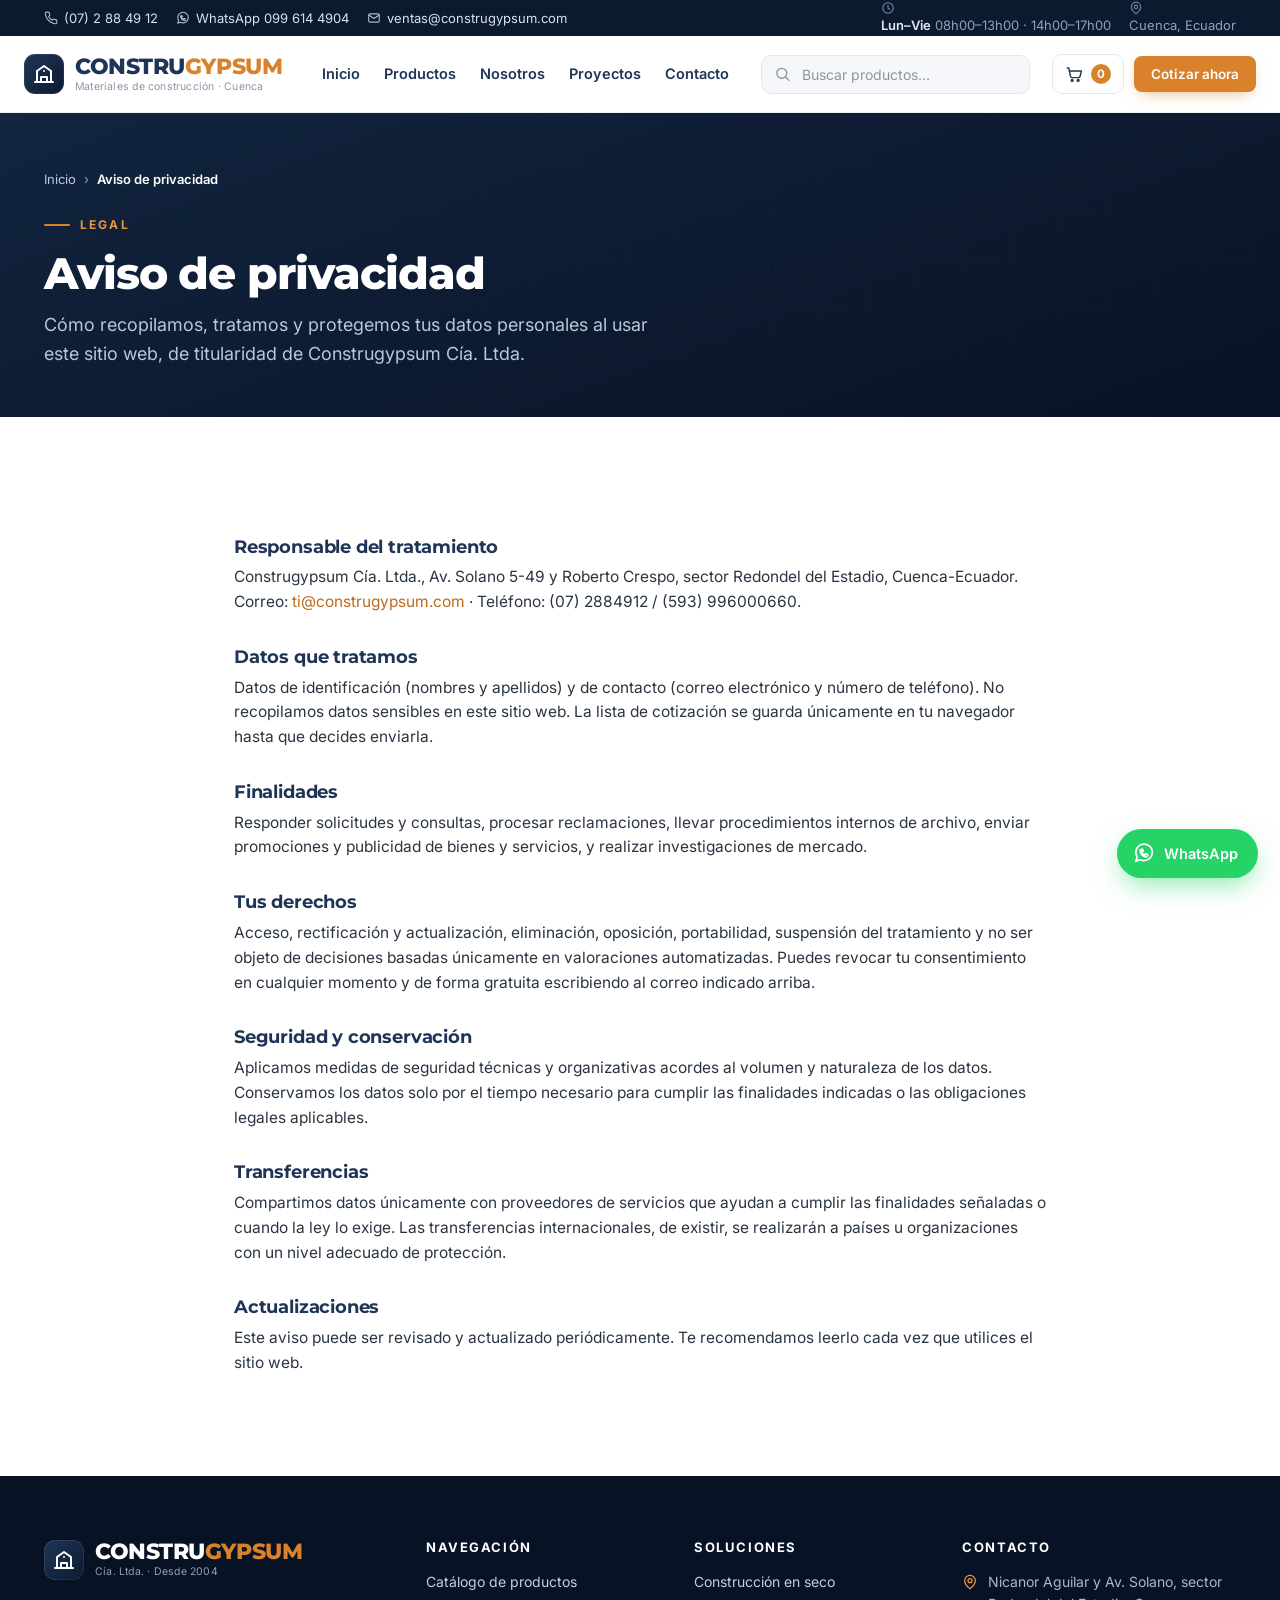
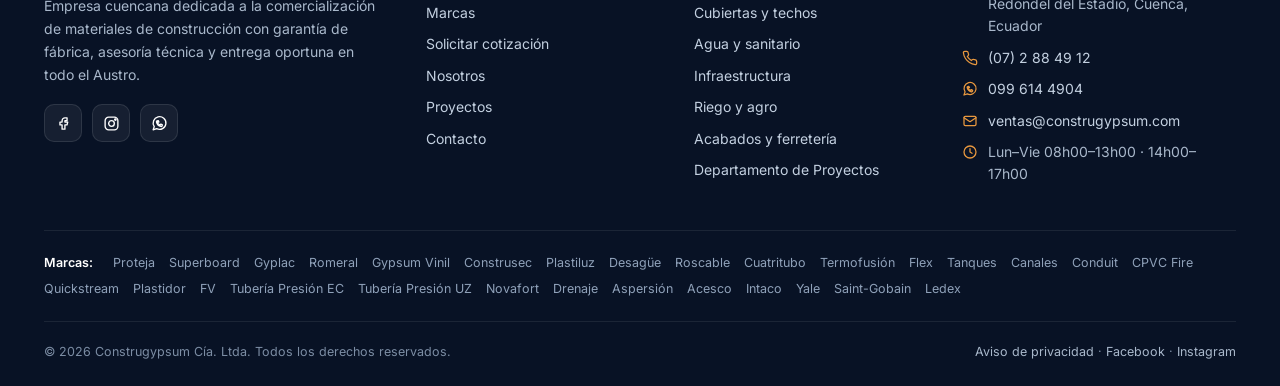
<file: privacidad.html>
<!doctype html>
<html lang="es">
<head>
  <meta charset="utf-8">
  <meta name="viewport" content="width=device-width, initial-scale=1">
  <title>Aviso de privacidad | Construgypsum</title>
  <meta name="description" content="Aviso de privacidad y protección de datos personales del sitio web de Construgypsum Cía. Ltda.">
  <link rel="canonical" href="https://www.construgypsum.com/privacidad.html">
  <link rel="icon" href="data:image/svg+xml,&lt;svg xmlns=&#x27;http://www.w3.org/2000/svg&#x27; viewBox=&#x27;0 0 64 64&#x27;&gt;&lt;rect width=&#x27;64&#x27; height=&#x27;64&#x27; rx=&#x27;14&#x27; fill=&#x27;#1F3557&#x27;/&gt;&lt;path d=&#x27;M14 50h36M19 50V26l13-10 13 10v24M27 50V38h10v12&#x27; fill=&#x27;none&#x27; stroke=&#x27;#fff&#x27; stroke-width=&#x27;4&#x27; stroke-linecap=&#x27;round&#x27; stroke-linejoin=&#x27;round&#x27;/&gt;&lt;circle cx=&#x27;32&#x27; cy=&#x27;29&#x27; r=&#x27;3&#x27; fill=&#x27;#D9822B&#x27;/&gt;&lt;/svg&gt;">
  <meta name="theme-color" content="#1F3557">
  <meta property="og:url" content="https://www.construgypsum.com/privacidad.html">
  <meta property="og:type" content="website">
  <meta property="og:title" content="Aviso de privacidad | Construgypsum">
  <meta property="og:description" content="Aviso de privacidad y protección de datos personales del sitio web de Construgypsum Cía. Ltda.">
  <meta property="og:locale" content="es_EC">
  <link rel="preconnect" href="https://fonts.googleapis.com">
  <link rel="preconnect" href="https://fonts.gstatic.com" crossorigin>
  <link href="https://fonts.googleapis.com/css2?family=Montserrat:wght@700;800&family=Inter:wght@400;500;600;700&display=swap" rel="stylesheet">
  <link rel="stylesheet" href="assets/css/styles.css?v=20261015c">
</head>
<body>
  <a class="skip-link" href="#main">Saltar al contenido</a>
  <div class="topbar">
    <div class="container">
      <div class="tb-left">
        <a href="tel:+593072884912"><svg class="" viewBox="0 0 24 24" fill="none" stroke="currentColor" stroke-width="1.9" stroke-linecap="round" stroke-linejoin="round" aria-hidden="true"><path d="M22 16.9v3a2 2 0 0 1-2.2 2 19.8 19.8 0 0 1-8.6-3.1 19.5 19.5 0 0 1-6-6A19.8 19.8 0 0 1 2.1 4.2 2 2 0 0 1 4.1 2h3a2 2 0 0 1 2 1.7c.1.9.4 1.8.7 2.7a2 2 0 0 1-.5 2.1L8 9.8a16 16 0 0 0 6 6l1.3-1.3a2 2 0 0 1 2.1-.4c.9.3 1.8.6 2.7.7a2 2 0 0 1 1.7 2z"/></svg> (07) 2 88 49 12</a>
        <a href="https://wa.me/593996144904?text=Hola%20Construgypsum%2C%20necesito%20informaci%C3%B3n" target="_blank" rel="noopener"><svg class="" viewBox="0 0 24 24" fill="none" stroke="currentColor" stroke-width="1.9" stroke-linecap="round" stroke-linejoin="round" aria-hidden="true"><path d="M3 21l1.6-4.7A9 9 0 1 1 8 19.3L3 21z"/><path d="M9 10.2c.3 1.6 2.2 3.5 3.8 3.8l1.2-1.2 2 1-.4 1.7c-.3.6-1 .9-1.7.7A8.6 8.6 0 0 1 7.8 10c-.2-.7.1-1.4.7-1.7l1.7-.4 1 2L9 10.2z"/></svg> WhatsApp 099 614 4904</a>
        <a href="mailto:ventas@construgypsum.com" class="tb-mail"><svg class="" viewBox="0 0 24 24" fill="none" stroke="currentColor" stroke-width="1.9" stroke-linecap="round" stroke-linejoin="round" aria-hidden="true"><rect x="3" y="5" width="18" height="14" rx="2"/><path d="M3 7l9 6 9-6"/></svg> ventas@construgypsum.com</a>
      </div>
      <div class="tb-right">
        <span><svg class="" viewBox="0 0 24 24" fill="none" stroke="currentColor" stroke-width="1.9" stroke-linecap="round" stroke-linejoin="round" aria-hidden="true"><circle cx="12" cy="12" r="9"/><path d="M12 7v5l3 2"/></svg> <strong>Lun–Vie</strong> 08h00–13h00 · 14h00–17h00</span>
        <span><svg class="" viewBox="0 0 24 24" fill="none" stroke="currentColor" stroke-width="1.9" stroke-linecap="round" stroke-linejoin="round" aria-hidden="true"><path d="M20 10c0 6-8 12-8 12S4 16 4 10a8 8 0 0 1 16 0z"/><circle cx="12" cy="10" r="3"/></svg> Cuenca, Ecuador</span>
      </div>
    </div>
  </div>
  <header class="site-header">
    <div class="container">
      <a class="logo" href="index.html" aria-label="Construgypsum · inicio">
        <span class="logo-mark"><svg viewBox="0 0 24 24" fill="none" stroke="currentColor" stroke-width="2" stroke-linecap="round" stroke-linejoin="round" aria-hidden="true"><path d="M3 20h18"/><path d="M5 20V9l7-5 7 5v11"/><path d="M9 20v-5h6v5"/><path d="M12 9h.01"/></svg></span>
        <span class="logo-text">
          <span class="logo-main">CONSTRU<span>GYPSUM</span></span>
          <span class="logo-tag">Materiales de construcción · Cuenca</span>
        </span>
      </a>
      <nav class="main-nav" aria-label="Navegación principal"><a href="index.html">Inicio</a><a href="productos.html">Productos</a><a href="nosotros.html">Nosotros</a><a href="proyectos.html">Proyectos</a><a href="contacto.html">Contacto</a></nav>
      <form class="header-search" data-site-search role="search">
        <svg class="" viewBox="0 0 24 24" fill="none" stroke="currentColor" stroke-width="1.9" stroke-linecap="round" stroke-linejoin="round" aria-hidden="true"><circle cx="11" cy="11" r="7"/><path d="M21 21l-4.3-4.3"/></svg>
        <input type="search" name="q" placeholder="Buscar productos…" aria-label="Buscar productos">
      </form>
      <div class="nav-cta">
        <a class="quote-link" href="cotizacion.html" aria-label="Mi cotización"><svg class="" viewBox="0 0 24 24" fill="none" stroke="currentColor" stroke-width="1.9" stroke-linecap="round" stroke-linejoin="round" aria-hidden="true"><path d="M3 4h2l2.4 11.2a2 2 0 0 0 2 1.6h8.6a2 2 0 0 0 2-1.5L22 8H6"/><circle cx="9.5" cy="20.5" r="1.2"/><circle cx="17.5" cy="20.5" r="1.2"/></svg><span class="lbl">Mi cotización</span><span class="quote-badge">0</span></a>
        <a class="btn btn-primary btn-sm" href="cotizacion.html">Cotizar ahora</a>
        <button class="nav-toggle" aria-label="Abrir menú" aria-expanded="false" aria-controls="drawer"><svg class="" viewBox="0 0 24 24" fill="none" stroke="currentColor" stroke-width="1.9" stroke-linecap="round" stroke-linejoin="round" aria-hidden="true"><path d="M4 7h16M4 12h16M4 17h16"/></svg></button>
      </div>
    </div>
  </header>
  <div class="drawer" id="drawer" aria-hidden="true">
    <div class="drawer-backdrop"></div>
    <div class="drawer-panel" role="dialog" aria-label="Menú">
      <div class="drawer-head">
        <span class="logo-main">CONSTRU<span style="color:var(--orange-500)">GYPSUM</span></span>
        <button class="drawer-close" aria-label="Cerrar menú"><svg class="" viewBox="0 0 24 24" fill="none" stroke="currentColor" stroke-width="1.9" stroke-linecap="round" stroke-linejoin="round" aria-hidden="true"><path d="M18 6L6 18M6 6l12 12"/></svg></button>
      </div>
      <form class="header-search" style="display:block;max-width:none;margin:0 0 12px" data-site-search role="search">
        <svg class="" viewBox="0 0 24 24" fill="none" stroke="currentColor" stroke-width="1.9" stroke-linecap="round" stroke-linejoin="round" aria-hidden="true"><circle cx="11" cy="11" r="7"/><path d="M21 21l-4.3-4.3"/></svg><input type="search" name="q" placeholder="Buscar productos…" aria-label="Buscar productos">
      </form>
      <a class="nav-item" href="index.html">Inicio</a><a class="nav-item" href="productos.html">Productos</a><a class="nav-item" href="nosotros.html">Nosotros</a><a class="nav-item" href="proyectos.html">Proyectos</a><a class="nav-item" href="contacto.html">Contacto</a>
      <a class="nav-item" href="cotizacion.html">Mi cotización</a>
      <div class="drawer-foot">
        <a class="btn btn-primary btn-block" href="cotizacion.html">Cotizar ahora</a>
        <a class="btn btn-wa btn-block" href="https://wa.me/593996144904?text=Hola%20Construgypsum%2C%20necesito%20informaci%C3%B3n" target="_blank" rel="noopener"><svg class="" viewBox="0 0 24 24" fill="none" stroke="currentColor" stroke-width="1.9" stroke-linecap="round" stroke-linejoin="round" aria-hidden="true"><path d="M3 21l1.6-4.7A9 9 0 1 1 8 19.3L3 21z"/><path d="M9 10.2c.3 1.6 2.2 3.5 3.8 3.8l1.2-1.2 2 1-.4 1.7c-.3.6-1 .9-1.7.7A8.6 8.6 0 0 1 7.8 10c-.2-.7.1-1.4.7-1.7l1.7-.4 1 2L9 10.2z"/></svg> WhatsApp</a>
        <div class="drawer-contact"><span>(07) 2 88 49 12 · 099 614 4904</span><span>Lun–Vie 08h00–13h00 · 14h00–17h00</span><span>Nicanor Aguilar y Av. Solano, sector Redondel del Estadio, Cuenca</span></div>
      </div>
    </div>
  </div>
  <main id="main">
  <section class="page-hero">
    <div class="container">
      <nav class="breadcrumbs" aria-label="Ruta de navegación"><a href="index.html">Inicio</a> <span>›</span> <strong>Aviso de privacidad</strong></nav>
      <p class="kicker">Legal</p>
      <h1>Aviso de privacidad</h1>
      <p class="lead">Cómo recopilamos, tratamos y protegemos tus datos personales al usar este sitio web, de titularidad de Construgypsum Cía. Ltda.</p>
    </div>
  </section>
  <section class="section">
    <div class="container container--narrow prose">
      <h3>Responsable del tratamiento</h3>
      <p>Construgypsum Cía. Ltda., Av. Solano 5-49 y Roberto Crespo, sector Redondel del Estadio, Cuenca-Ecuador. Correo: <a href="mailto:ti@construgypsum.com">ti@construgypsum.com</a> · Teléfono: (07) 2884912 / (593) 996000660.</p>
      <h3>Datos que tratamos</h3>
      <p>Datos de identificación (nombres y apellidos) y de contacto (correo electrónico y número de teléfono). No recopilamos datos sensibles en este sitio web. La lista de cotización se guarda únicamente en tu navegador hasta que decides enviarla.</p>
      <h3>Finalidades</h3>
      <p>Responder solicitudes y consultas, procesar reclamaciones, llevar procedimientos internos de archivo, enviar promociones y publicidad de bienes y servicios, y realizar investigaciones de mercado.</p>
      <h3>Tus derechos</h3>
      <p>Acceso, rectificación y actualización, eliminación, oposición, portabilidad, suspensión del tratamiento y no ser objeto de decisiones basadas únicamente en valoraciones automatizadas. Puedes revocar tu consentimiento en cualquier momento y de forma gratuita escribiendo al correo indicado arriba.</p>
      <h3>Seguridad y conservación</h3>
      <p>Aplicamos medidas de seguridad técnicas y organizativas acordes al volumen y naturaleza de los datos. Conservamos los datos solo por el tiempo necesario para cumplir las finalidades indicadas o las obligaciones legales aplicables.</p>
      <h3>Transferencias</h3>
      <p>Compartimos datos únicamente con proveedores de servicios que ayudan a cumplir las finalidades señaladas o cuando la ley lo exige. Las transferencias internacionales, de existir, se realizarán a países u organizaciones con un nivel adecuado de protección.</p>
      <h3>Actualizaciones</h3>
      <p>Este aviso puede ser revisado y actualizado periódicamente. Te recomendamos leerlo cada vez que utilices el sitio web.</p>
    </div>
  </section>
  </main>
  <footer class="site-footer">
    <div class="container">
      <div class="footer-grid">
        <div class="f-about">
          <a class="logo" href="index.html" aria-label="Construgypsum">
            <span class="logo-mark"><svg viewBox="0 0 24 24" fill="none" stroke="currentColor" stroke-width="2" stroke-linecap="round" stroke-linejoin="round" aria-hidden="true"><path d="M3 20h18"/><path d="M5 20V9l7-5 7 5v11"/><path d="M9 20v-5h6v5"/><path d="M12 9h.01"/></svg></span>
            <span class="logo-text"><span class="logo-main">CONSTRU<span>GYPSUM</span></span><span class="logo-tag">Cía. Ltda. · Desde 2004</span></span>
          </a>
          <p>Empresa cuencana dedicada a la comercialización de materiales de construcción con garantía de fábrica, asesoría técnica y entrega oportuna en todo el Austro.</p>
          <div class="social">
            <a href="https://www.facebook.com/Construgypsum" target="_blank" rel="noopener" aria-label="Facebook"><svg class="" viewBox="0 0 24 24" fill="none" stroke="currentColor" stroke-width="1.9" stroke-linecap="round" stroke-linejoin="round" aria-hidden="true"><path d="M14 8h3V4h-3a4 4 0 0 0-4 4v2H7v4h3v6h4v-6h3l1-4h-4V8a1 1 0 0 1 0 0z"/></svg></a>
            <a href="https://www.instagram.com/construgypsumec" target="_blank" rel="noopener" aria-label="Instagram"><svg class="" viewBox="0 0 24 24" fill="none" stroke="currentColor" stroke-width="1.9" stroke-linecap="round" stroke-linejoin="round" aria-hidden="true"><rect x="3" y="3" width="18" height="18" rx="5"/><circle cx="12" cy="12" r="4"/><circle cx="17.5" cy="6.5" r="1" fill="currentColor"/></svg></a>
            <a href="https://wa.me/593996144904?text=Hola%20Construgypsum" target="_blank" rel="noopener" aria-label="WhatsApp"><svg class="" viewBox="0 0 24 24" fill="none" stroke="currentColor" stroke-width="1.9" stroke-linecap="round" stroke-linejoin="round" aria-hidden="true"><path d="M3 21l1.6-4.7A9 9 0 1 1 8 19.3L3 21z"/><path d="M9 10.2c.3 1.6 2.2 3.5 3.8 3.8l1.2-1.2 2 1-.4 1.7c-.3.6-1 .9-1.7.7A8.6 8.6 0 0 1 7.8 10c-.2-.7.1-1.4.7-1.7l1.7-.4 1 2L9 10.2z"/></svg></a>
          </div>
        </div>
        <div>
          <h4>Navegación</h4>
          <ul>
            <li><a href="productos.html">Catálogo de productos</a></li>
            <li><a href="index.html#marcas">Marcas</a></li>
            <li><a href="cotizacion.html">Solicitar cotización</a></li>
            <li><a href="nosotros.html">Nosotros</a></li>
            <li><a href="proyectos.html">Proyectos</a></li>
            <li><a href="contacto.html">Contacto</a></li>
          </ul>
        </div>
        <div>
          <h4>Soluciones</h4>
          <ul>
            <li><a href="productos.html#seco">Construcción en seco</a></li><li><a href="productos.html#cubiertas">Cubiertas y techos</a></li><li><a href="productos.html#agua">Agua y sanitario</a></li><li><a href="productos.html#infra">Infraestructura</a></li><li><a href="productos.html#agro">Riego y agro</a></li><li><a href="productos.html#acabados">Acabados y ferretería</a></li>
            <li><a href="contacto.html">Departamento de Proyectos</a></li>
          </ul>
        </div>
        <div>
          <h4>Contacto</h4>
          <ul class="f-contact">
            <li><svg class="" viewBox="0 0 24 24" fill="none" stroke="currentColor" stroke-width="1.9" stroke-linecap="round" stroke-linejoin="round" aria-hidden="true"><path d="M20 10c0 6-8 12-8 12S4 16 4 10a8 8 0 0 1 16 0z"/><circle cx="12" cy="10" r="3"/></svg><span>Nicanor Aguilar y Av. Solano, sector Redondel del Estadio, Cuenca, Ecuador</span></li>
            <li><svg class="" viewBox="0 0 24 24" fill="none" stroke="currentColor" stroke-width="1.9" stroke-linecap="round" stroke-linejoin="round" aria-hidden="true"><path d="M22 16.9v3a2 2 0 0 1-2.2 2 19.8 19.8 0 0 1-8.6-3.1 19.5 19.5 0 0 1-6-6A19.8 19.8 0 0 1 2.1 4.2 2 2 0 0 1 4.1 2h3a2 2 0 0 1 2 1.7c.1.9.4 1.8.7 2.7a2 2 0 0 1-.5 2.1L8 9.8a16 16 0 0 0 6 6l1.3-1.3a2 2 0 0 1 2.1-.4c.9.3 1.8.6 2.7.7a2 2 0 0 1 1.7 2z"/></svg><a href="tel:+593072884912">(07) 2 88 49 12</a></li>
            <li><svg class="" viewBox="0 0 24 24" fill="none" stroke="currentColor" stroke-width="1.9" stroke-linecap="round" stroke-linejoin="round" aria-hidden="true"><path d="M3 21l1.6-4.7A9 9 0 1 1 8 19.3L3 21z"/><path d="M9 10.2c.3 1.6 2.2 3.5 3.8 3.8l1.2-1.2 2 1-.4 1.7c-.3.6-1 .9-1.7.7A8.6 8.6 0 0 1 7.8 10c-.2-.7.1-1.4.7-1.7l1.7-.4 1 2L9 10.2z"/></svg><a href="https://wa.me/593996144904?text=Hola%20Construgypsum" target="_blank" rel="noopener">099 614 4904</a></li>
            <li><svg class="" viewBox="0 0 24 24" fill="none" stroke="currentColor" stroke-width="1.9" stroke-linecap="round" stroke-linejoin="round" aria-hidden="true"><rect x="3" y="5" width="18" height="14" rx="2"/><path d="M3 7l9 6 9-6"/></svg><a href="mailto:ventas@construgypsum.com">ventas@construgypsum.com</a></li>
            <li><svg class="" viewBox="0 0 24 24" fill="none" stroke="currentColor" stroke-width="1.9" stroke-linecap="round" stroke-linejoin="round" aria-hidden="true"><circle cx="12" cy="12" r="9"/><path d="M12 7v5l3 2"/></svg><span>Lun–Vie 08h00–13h00 · 14h00–17h00</span></li>
          </ul>
        </div>
      </div>
      <div class="footer-brands"><span class="lbl">Marcas:</span><a href="productos.html#proteja">Proteja</a> <a href="productos.html#superboard">Superboard</a> <a href="productos.html#gyplac">Gyplac</a> <a href="productos.html#romeral">Romeral</a> <a href="productos.html#gypsum-vinil">Gypsum Vinil</a> <a href="productos.html#construsec">Construsec</a> <a href="productos.html#plastiluz">Plastiluz</a> <a href="productos.html#desague">Desagüe</a> <a href="productos.html#roscable">Roscable</a> <a href="productos.html#cuatritubo">Cuatritubo</a> <a href="productos.html#termofusion">Termofusión</a> <a href="productos.html#flex">Flex</a> <a href="productos.html#tanques">Tanques</a> <a href="productos.html#canales">Canales</a> <a href="productos.html#conduit">Conduit</a> <a href="productos.html#cpvc-fire">CPVC Fire</a> <a href="productos.html#quickstream">Quickstream</a> <a href="productos.html#plastidor">Plastidor</a> <a href="productos.html#fv">FV</a> <a href="productos.html#tuberia-presion-ec">Tubería Presión EC</a> <a href="productos.html#tuberia-presion-uz">Tubería Presión UZ</a> <a href="productos.html#novafort">Novafort</a> <a href="productos.html#drenaje">Drenaje</a> <a href="productos.html#aspersion">Aspersión</a> <a href="productos.html#acesco">Acesco</a> <a href="productos.html#intaco">Intaco</a> <a href="productos.html#yale">Yale</a> <a href="productos.html#saint-gobain">Saint-Gobain</a> <a href="productos.html#ledex">Ledex</a></div>
      <div class="footer-bottom">
        <span>© <span data-year>2026</span> Construgypsum Cía. Ltda. Todos los derechos reservados.</span>
        <span><a href="privacidad.html">Aviso de privacidad</a> · <a href="https://www.facebook.com/Construgypsum" target="_blank" rel="noopener">Facebook</a> · <a href="https://www.instagram.com/construgypsumec" target="_blank" rel="noopener">Instagram</a></span>
      </div>
    </div>
  </footer>
  <button class="to-top" aria-label="Volver arriba"><svg class="" viewBox="0 0 24 24" fill="none" stroke="currentColor" stroke-width="1.9" stroke-linecap="round" stroke-linejoin="round" aria-hidden="true"><path d="M12 19V5M5 12l7-7 7 7"/></svg></button>
  <a class="wa-float" href="https://wa.me/593996144904?text=Hola%20Construgypsum%2C%20necesito%20informaci%C3%B3n" target="_blank" rel="noopener" aria-label="Escribir por WhatsApp"><svg class="" viewBox="0 0 24 24" fill="none" stroke="currentColor" stroke-width="1.9" stroke-linecap="round" stroke-linejoin="round" aria-hidden="true"><path d="M3 21l1.6-4.7A9 9 0 1 1 8 19.3L3 21z"/><path d="M9 10.2c.3 1.6 2.2 3.5 3.8 3.8l1.2-1.2 2 1-.4 1.7c-.3.6-1 .9-1.7.7A8.6 8.6 0 0 1 7.8 10c-.2-.7.1-1.4.7-1.7l1.7-.4 1 2L9 10.2z"/></svg><span>WhatsApp</span></a>
  <script src="assets/js/brands.js?v=20261015c"></script><script src="assets/js/main.js?v=20261015c"></script>
</body>
</html>
</file>
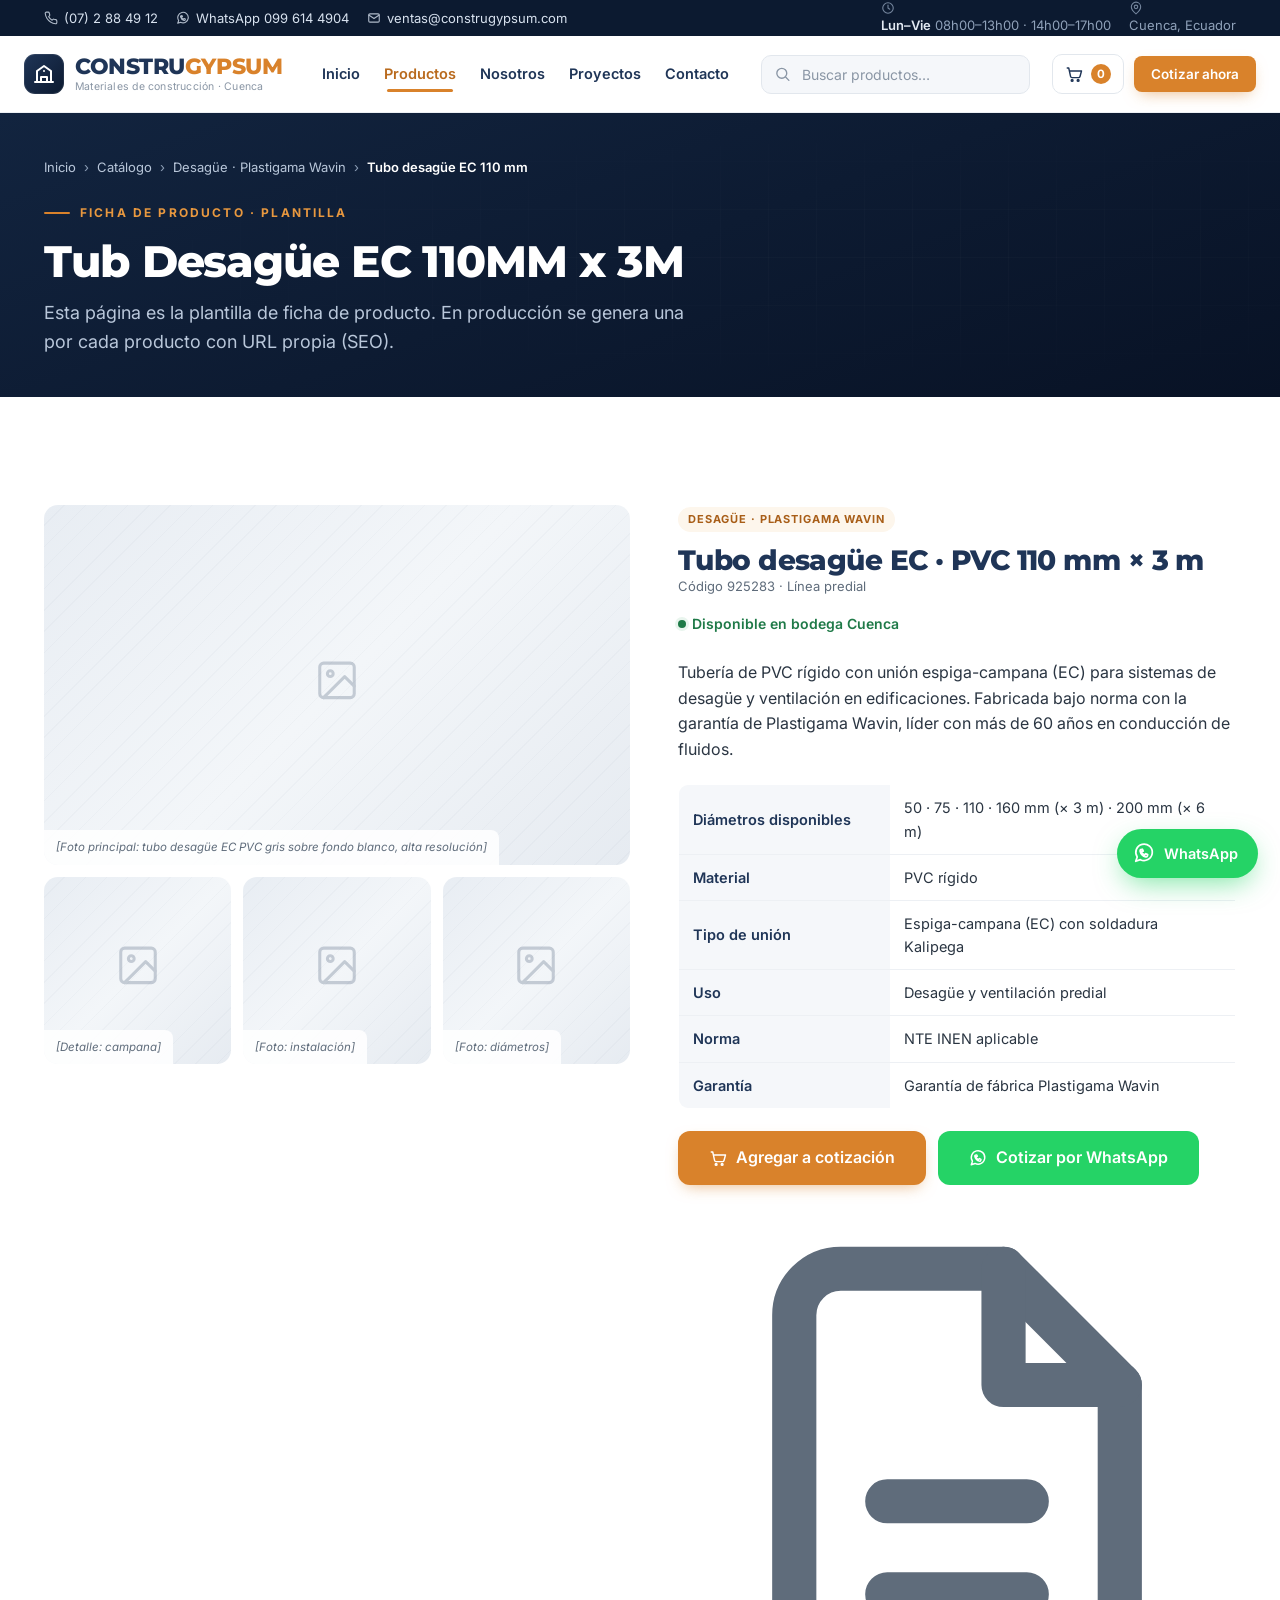
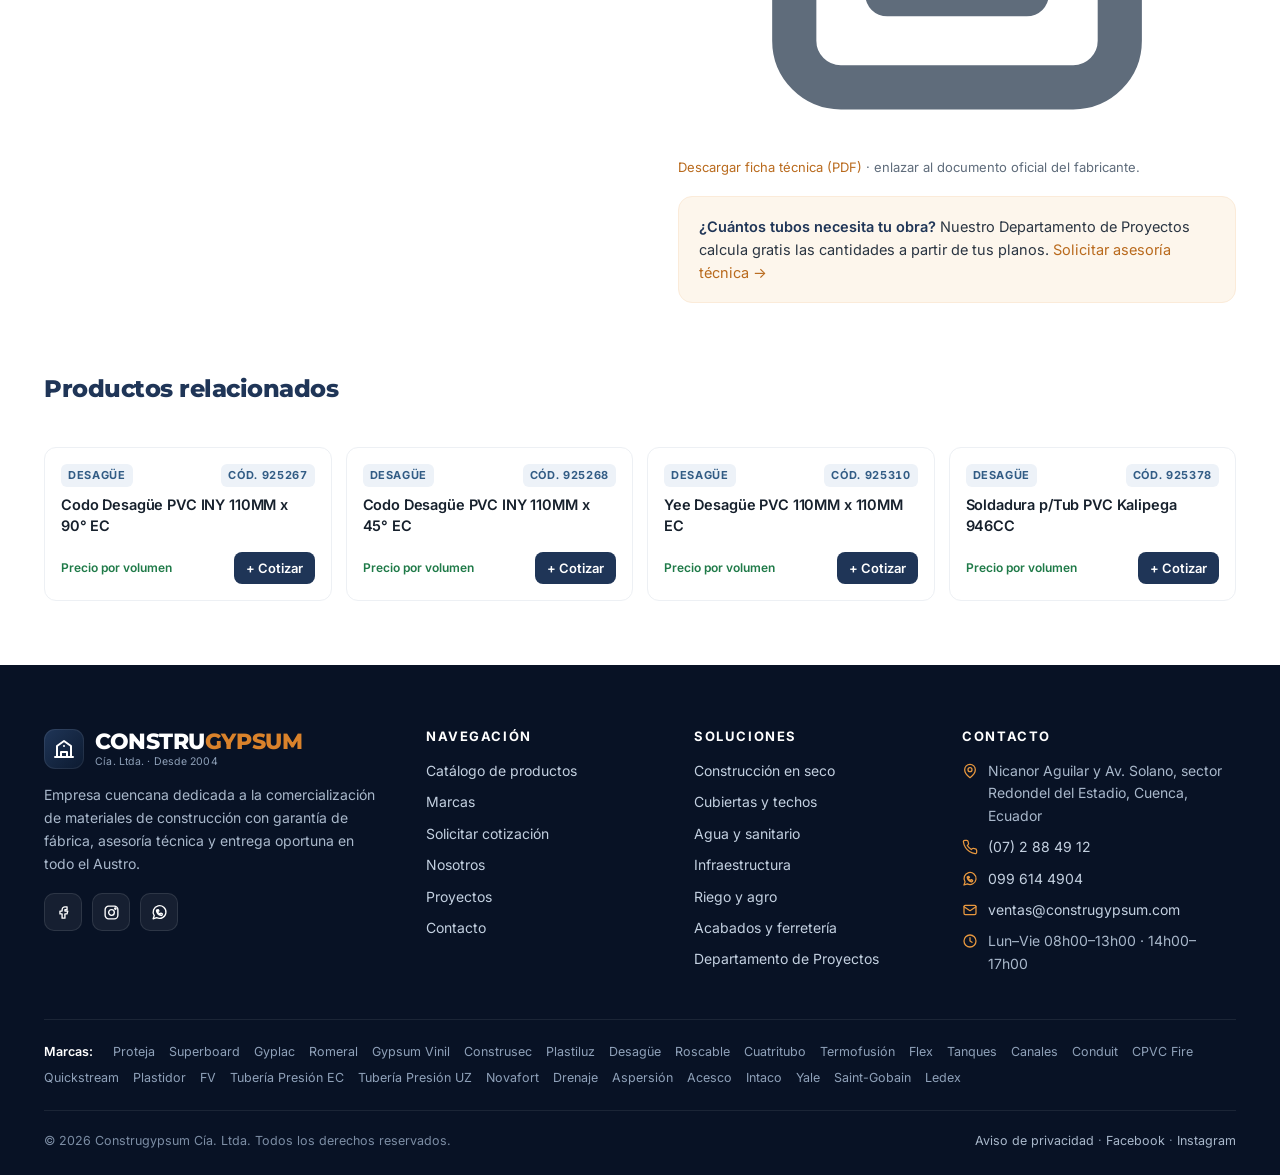
<file: producto-ejemplo.html>
<!doctype html>
<html lang="es">
<head>
  <meta charset="utf-8">
  <meta name="viewport" content="width=device-width, initial-scale=1">
  <title>Tubo desagüe EC 110 mm · Plastigama Wavin | Construgypsum</title>
  <meta name="description" content="Tubería PVC de desagüe espiga-campana Plastigama Wavin, 110 mm × 3 m. Cotiza en línea con Construgypsum, distribuidor autorizado en Cuenca.">
  <link rel="canonical" href="https://www.construgypsum.com/producto-ejemplo.html">
  <link rel="icon" href="data:image/svg+xml,&lt;svg xmlns=&#x27;http://www.w3.org/2000/svg&#x27; viewBox=&#x27;0 0 64 64&#x27;&gt;&lt;rect width=&#x27;64&#x27; height=&#x27;64&#x27; rx=&#x27;14&#x27; fill=&#x27;#1F3557&#x27;/&gt;&lt;path d=&#x27;M14 50h36M19 50V26l13-10 13 10v24M27 50V38h10v12&#x27; fill=&#x27;none&#x27; stroke=&#x27;#fff&#x27; stroke-width=&#x27;4&#x27; stroke-linecap=&#x27;round&#x27; stroke-linejoin=&#x27;round&#x27;/&gt;&lt;circle cx=&#x27;32&#x27; cy=&#x27;29&#x27; r=&#x27;3&#x27; fill=&#x27;#D9822B&#x27;/&gt;&lt;/svg&gt;">
  <meta name="theme-color" content="#1F3557">
  <meta property="og:url" content="https://www.construgypsum.com/producto-ejemplo.html">
  <meta property="og:type" content="website">
  <meta property="og:title" content="Tubo desagüe EC 110 mm · Plastigama Wavin | Construgypsum">
  <meta property="og:description" content="Tubería PVC de desagüe espiga-campana Plastigama Wavin, 110 mm × 3 m. Cotiza en línea con Construgypsum, distribuidor autorizado en Cuenca.">
  <meta property="og:locale" content="es_EC">
  <link rel="preconnect" href="https://fonts.googleapis.com">
  <link rel="preconnect" href="https://fonts.gstatic.com" crossorigin>
  <link href="https://fonts.googleapis.com/css2?family=Montserrat:wght@700;800&family=Inter:wght@400;500;600;700&display=swap" rel="stylesheet">
  <link rel="stylesheet" href="assets/css/styles.css?v=20261015c">
</head>
<body>
  <a class="skip-link" href="#main">Saltar al contenido</a>
  <div class="topbar">
    <div class="container">
      <div class="tb-left">
        <a href="tel:+593072884912"><svg class="" viewBox="0 0 24 24" fill="none" stroke="currentColor" stroke-width="1.9" stroke-linecap="round" stroke-linejoin="round" aria-hidden="true"><path d="M22 16.9v3a2 2 0 0 1-2.2 2 19.8 19.8 0 0 1-8.6-3.1 19.5 19.5 0 0 1-6-6A19.8 19.8 0 0 1 2.1 4.2 2 2 0 0 1 4.1 2h3a2 2 0 0 1 2 1.7c.1.9.4 1.8.7 2.7a2 2 0 0 1-.5 2.1L8 9.8a16 16 0 0 0 6 6l1.3-1.3a2 2 0 0 1 2.1-.4c.9.3 1.8.6 2.7.7a2 2 0 0 1 1.7 2z"/></svg> (07) 2 88 49 12</a>
        <a href="https://wa.me/593996144904?text=Hola%20Construgypsum%2C%20necesito%20informaci%C3%B3n" target="_blank" rel="noopener"><svg class="" viewBox="0 0 24 24" fill="none" stroke="currentColor" stroke-width="1.9" stroke-linecap="round" stroke-linejoin="round" aria-hidden="true"><path d="M3 21l1.6-4.7A9 9 0 1 1 8 19.3L3 21z"/><path d="M9 10.2c.3 1.6 2.2 3.5 3.8 3.8l1.2-1.2 2 1-.4 1.7c-.3.6-1 .9-1.7.7A8.6 8.6 0 0 1 7.8 10c-.2-.7.1-1.4.7-1.7l1.7-.4 1 2L9 10.2z"/></svg> WhatsApp 099 614 4904</a>
        <a href="mailto:ventas@construgypsum.com" class="tb-mail"><svg class="" viewBox="0 0 24 24" fill="none" stroke="currentColor" stroke-width="1.9" stroke-linecap="round" stroke-linejoin="round" aria-hidden="true"><rect x="3" y="5" width="18" height="14" rx="2"/><path d="M3 7l9 6 9-6"/></svg> ventas@construgypsum.com</a>
      </div>
      <div class="tb-right">
        <span><svg class="" viewBox="0 0 24 24" fill="none" stroke="currentColor" stroke-width="1.9" stroke-linecap="round" stroke-linejoin="round" aria-hidden="true"><circle cx="12" cy="12" r="9"/><path d="M12 7v5l3 2"/></svg> <strong>Lun–Vie</strong> 08h00–13h00 · 14h00–17h00</span>
        <span><svg class="" viewBox="0 0 24 24" fill="none" stroke="currentColor" stroke-width="1.9" stroke-linecap="round" stroke-linejoin="round" aria-hidden="true"><path d="M20 10c0 6-8 12-8 12S4 16 4 10a8 8 0 0 1 16 0z"/><circle cx="12" cy="10" r="3"/></svg> Cuenca, Ecuador</span>
      </div>
    </div>
  </div>
  <header class="site-header">
    <div class="container">
      <a class="logo" href="index.html" aria-label="Construgypsum · inicio">
        <span class="logo-mark"><svg viewBox="0 0 24 24" fill="none" stroke="currentColor" stroke-width="2" stroke-linecap="round" stroke-linejoin="round" aria-hidden="true"><path d="M3 20h18"/><path d="M5 20V9l7-5 7 5v11"/><path d="M9 20v-5h6v5"/><path d="M12 9h.01"/></svg></span>
        <span class="logo-text">
          <span class="logo-main">CONSTRU<span>GYPSUM</span></span>
          <span class="logo-tag">Materiales de construcción · Cuenca</span>
        </span>
      </a>
      <nav class="main-nav" aria-label="Navegación principal"><a href="index.html">Inicio</a><a href="productos.html" class="active">Productos</a><a href="nosotros.html">Nosotros</a><a href="proyectos.html">Proyectos</a><a href="contacto.html">Contacto</a></nav>
      <form class="header-search" data-site-search role="search">
        <svg class="" viewBox="0 0 24 24" fill="none" stroke="currentColor" stroke-width="1.9" stroke-linecap="round" stroke-linejoin="round" aria-hidden="true"><circle cx="11" cy="11" r="7"/><path d="M21 21l-4.3-4.3"/></svg>
        <input type="search" name="q" placeholder="Buscar productos…" aria-label="Buscar productos">
      </form>
      <div class="nav-cta">
        <a class="quote-link" href="cotizacion.html" aria-label="Mi cotización"><svg class="" viewBox="0 0 24 24" fill="none" stroke="currentColor" stroke-width="1.9" stroke-linecap="round" stroke-linejoin="round" aria-hidden="true"><path d="M3 4h2l2.4 11.2a2 2 0 0 0 2 1.6h8.6a2 2 0 0 0 2-1.5L22 8H6"/><circle cx="9.5" cy="20.5" r="1.2"/><circle cx="17.5" cy="20.5" r="1.2"/></svg><span class="lbl">Mi cotización</span><span class="quote-badge">0</span></a>
        <a class="btn btn-primary btn-sm" href="cotizacion.html">Cotizar ahora</a>
        <button class="nav-toggle" aria-label="Abrir menú" aria-expanded="false" aria-controls="drawer"><svg class="" viewBox="0 0 24 24" fill="none" stroke="currentColor" stroke-width="1.9" stroke-linecap="round" stroke-linejoin="round" aria-hidden="true"><path d="M4 7h16M4 12h16M4 17h16"/></svg></button>
      </div>
    </div>
  </header>
  <div class="drawer" id="drawer" aria-hidden="true">
    <div class="drawer-backdrop"></div>
    <div class="drawer-panel" role="dialog" aria-label="Menú">
      <div class="drawer-head">
        <span class="logo-main">CONSTRU<span style="color:var(--orange-500)">GYPSUM</span></span>
        <button class="drawer-close" aria-label="Cerrar menú"><svg class="" viewBox="0 0 24 24" fill="none" stroke="currentColor" stroke-width="1.9" stroke-linecap="round" stroke-linejoin="round" aria-hidden="true"><path d="M18 6L6 18M6 6l12 12"/></svg></button>
      </div>
      <form class="header-search" style="display:block;max-width:none;margin:0 0 12px" data-site-search role="search">
        <svg class="" viewBox="0 0 24 24" fill="none" stroke="currentColor" stroke-width="1.9" stroke-linecap="round" stroke-linejoin="round" aria-hidden="true"><circle cx="11" cy="11" r="7"/><path d="M21 21l-4.3-4.3"/></svg><input type="search" name="q" placeholder="Buscar productos…" aria-label="Buscar productos">
      </form>
      <a class="nav-item" href="index.html">Inicio</a><a class="nav-item active" href="productos.html">Productos</a><a class="nav-item" href="nosotros.html">Nosotros</a><a class="nav-item" href="proyectos.html">Proyectos</a><a class="nav-item" href="contacto.html">Contacto</a>
      <a class="nav-item" href="cotizacion.html">Mi cotización</a>
      <div class="drawer-foot">
        <a class="btn btn-primary btn-block" href="cotizacion.html">Cotizar ahora</a>
        <a class="btn btn-wa btn-block" href="https://wa.me/593996144904?text=Hola%20Construgypsum%2C%20necesito%20informaci%C3%B3n" target="_blank" rel="noopener"><svg class="" viewBox="0 0 24 24" fill="none" stroke="currentColor" stroke-width="1.9" stroke-linecap="round" stroke-linejoin="round" aria-hidden="true"><path d="M3 21l1.6-4.7A9 9 0 1 1 8 19.3L3 21z"/><path d="M9 10.2c.3 1.6 2.2 3.5 3.8 3.8l1.2-1.2 2 1-.4 1.7c-.3.6-1 .9-1.7.7A8.6 8.6 0 0 1 7.8 10c-.2-.7.1-1.4.7-1.7l1.7-.4 1 2L9 10.2z"/></svg> WhatsApp</a>
        <div class="drawer-contact"><span>(07) 2 88 49 12 · 099 614 4904</span><span>Lun–Vie 08h00–13h00 · 14h00–17h00</span><span>Nicanor Aguilar y Av. Solano, sector Redondel del Estadio, Cuenca</span></div>
      </div>
    </div>
  </div>
  <main id="main">
  <section class="page-hero page-hero--sm">
    <div class="container">
      <nav class="breadcrumbs" aria-label="Ruta de navegación"><a href="index.html">Inicio</a> <span>›</span> <a href="productos.html">Catálogo</a> <span>›</span> <a href="productos.html#desague">Desagüe · Plastigama Wavin</a> <span>›</span> <strong>Tubo desagüe EC 110 mm</strong></nav>
      <p class="kicker">Ficha de producto · plantilla</p>
      <h1>Tub Desagüe EC 110MM x 3M</h1>
      <p class="lead">Esta página es la plantilla de ficha de producto. En producción se genera una por cada producto con URL propia (SEO).</p>
    </div>
  </section>
  <section class="section section--tight">
    <div class="container">
      <div class="product-detail">
        <div>
          <div class="img-ph img-ph--tall"><span class="ph-label">[Foto principal: tubo desagüe EC PVC gris sobre fondo blanco, alta resolución]</span></div>
          <div class="thumbs">
            <div class="img-ph img-ph--sq"><span class="ph-label">[Detalle: campana]</span></div>
            <div class="img-ph img-ph--sq"><span class="ph-label">[Foto: instalación]</span></div>
            <div class="img-ph img-ph--sq"><span class="ph-label">[Foto: diámetros]</span></div>
          </div>
        </div>
        <div>
          <span class="tag">Desagüe · Plastigama Wavin</span>
          <h2 style="font-size:28px">Tubo desagüe EC · PVC 110 mm × 3 m</h2>
          <p class="small">Código 925283 · Línea predial</p>
          <p class="stock-ok mt-2">Disponible en bodega Cuenca</p>
          <p class="mt-3">Tubería de PVC rígido con unión espiga-campana (EC) para sistemas de desagüe y ventilación en edificaciones. Fabricada bajo norma con la garantía de Plastigama Wavin, líder con más de 60 años en conducción de fluidos.</p>
          <table class="spec-table">
            <tr><th>Diámetros disponibles</th><td>50 · 75 · 110 · 160 mm (× 3 m) · 200 mm (× 6 m)</td></tr>
            <tr><th>Material</th><td>PVC rígido</td></tr>
            <tr><th>Tipo de unión</th><td>Espiga-campana (EC) con soldadura Kalipega</td></tr>
            <tr><th>Uso</th><td>Desagüe y ventilación predial</td></tr>
            <tr><th>Norma</th><td>NTE INEN aplicable</td></tr>
            <tr><th>Garantía</th><td>Garantía de fábrica Plastigama Wavin</td></tr>
          </table>
          <div class="detail-ctas">
            <button class="btn btn-primary btn-lg" type="button" onclick="addToQuote('925283','Tub Desagüe EC 110MM x 3M','desague')"><svg class="" viewBox="0 0 24 24" fill="none" stroke="currentColor" stroke-width="1.9" stroke-linecap="round" stroke-linejoin="round" aria-hidden="true"><path d="M3 4h2l2.4 11.2a2 2 0 0 0 2 1.6h8.6a2 2 0 0 0 2-1.5L22 8H6"/><circle cx="9.5" cy="20.5" r="1.2"/><circle cx="17.5" cy="20.5" r="1.2"/></svg> Agregar a cotización</button>
            <a class="btn btn-wa btn-lg" href="https://wa.me/593996144904?text=Hola%2C%20quiero%20cotizar%20Tubo%20desag%C3%BCe%20EC%20110%20mm%20%28925283%29" target="_blank" rel="noopener"><svg class="" viewBox="0 0 24 24" fill="none" stroke="currentColor" stroke-width="1.9" stroke-linecap="round" stroke-linejoin="round" aria-hidden="true"><path d="M3 21l1.6-4.7A9 9 0 1 1 8 19.3L3 21z"/><path d="M9 10.2c.3 1.6 2.2 3.5 3.8 3.8l1.2-1.2 2 1-.4 1.7c-.3.6-1 .9-1.7.7A8.6 8.6 0 0 1 7.8 10c-.2-.7.1-1.4.7-1.7l1.7-.4 1 2L9 10.2z"/></svg> Cotizar por WhatsApp</a>
          </div>
          <p class="small"><svg class="" viewBox="0 0 24 24" fill="none" stroke="currentColor" stroke-width="1.9" stroke-linecap="round" stroke-linejoin="round" aria-hidden="true"><path d="M14 3H7a2 2 0 0 0-2 2v14a2 2 0 0 0 2 2h10a2 2 0 0 0 2-2V8l-5-5z"/><path d="M14 3v5h5M9 13h6M9 17h6"/></svg> <a href="#" onclick="alert('Enlazar aquí el PDF de la ficha técnica oficial de Plastigama'); return false;">Descargar ficha técnica (PDF)</a> · enlazar al documento oficial del fabricante.</p>
          <div class="help-box"><strong>¿Cuántos tubos necesita tu obra?</strong> Nuestro Departamento de Proyectos calcula gratis las cantidades a partir de tus planos. <a href="contacto.html">Solicitar asesoría técnica →</a></div>
        </div>
      </div>
      <div class="section-head reveal"><h2 style="font-size:24px">Productos relacionados</h2></div>
      <div class="product-grid product-grid--4 reveal-stagger">
        <article class="product" style="--hue:210"><div class="p-brand"><span>Desagüe</span><span class="p-code">Cód. 925267</span></div><h3>Codo Desagüe PVC INY 110MM x 90° EC</h3><div class="p-foot"><span class="note">Precio por volumen</span><button class="p-add" type="button" onclick="addToQuote('925267','Codo Desagüe PVC INY 110MM x 90° EC','desague')">+ Cotizar</button></div></article>
        <article class="product" style="--hue:210"><div class="p-brand"><span>Desagüe</span><span class="p-code">Cód. 925268</span></div><h3>Codo Desagüe PVC INY 110MM x 45° EC</h3><div class="p-foot"><span class="note">Precio por volumen</span><button class="p-add" type="button" onclick="addToQuote('925268','Codo Desagüe PVC INY 110MM x 45° EC','desague')">+ Cotizar</button></div></article>
        <article class="product" style="--hue:210"><div class="p-brand"><span>Desagüe</span><span class="p-code">Cód. 925310</span></div><h3>Yee Desagüe PVC 110MM x 110MM EC</h3><div class="p-foot"><span class="note">Precio por volumen</span><button class="p-add" type="button" onclick="addToQuote('925310','Yee Desagüe PVC 110MM x 110MM EC','desague')">+ Cotizar</button></div></article>
        <article class="product" style="--hue:210"><div class="p-brand"><span>Desagüe</span><span class="p-code">Cód. 925378</span></div><h3>Soldadura p/Tub PVC Kalipega 946CC</h3><div class="p-foot"><span class="note">Precio por volumen</span><button class="p-add" type="button" onclick="addToQuote('925378','Soldadura p/Tub PVC Kalipega 946CC','desague')">+ Cotizar</button></div></article>
      </div>
    </div>
  </section>
  </main>
  <footer class="site-footer">
    <div class="container">
      <div class="footer-grid">
        <div class="f-about">
          <a class="logo" href="index.html" aria-label="Construgypsum">
            <span class="logo-mark"><svg viewBox="0 0 24 24" fill="none" stroke="currentColor" stroke-width="2" stroke-linecap="round" stroke-linejoin="round" aria-hidden="true"><path d="M3 20h18"/><path d="M5 20V9l7-5 7 5v11"/><path d="M9 20v-5h6v5"/><path d="M12 9h.01"/></svg></span>
            <span class="logo-text"><span class="logo-main">CONSTRU<span>GYPSUM</span></span><span class="logo-tag">Cía. Ltda. · Desde 2004</span></span>
          </a>
          <p>Empresa cuencana dedicada a la comercialización de materiales de construcción con garantía de fábrica, asesoría técnica y entrega oportuna en todo el Austro.</p>
          <div class="social">
            <a href="https://www.facebook.com/Construgypsum" target="_blank" rel="noopener" aria-label="Facebook"><svg class="" viewBox="0 0 24 24" fill="none" stroke="currentColor" stroke-width="1.9" stroke-linecap="round" stroke-linejoin="round" aria-hidden="true"><path d="M14 8h3V4h-3a4 4 0 0 0-4 4v2H7v4h3v6h4v-6h3l1-4h-4V8a1 1 0 0 1 0 0z"/></svg></a>
            <a href="https://www.instagram.com/construgypsumec" target="_blank" rel="noopener" aria-label="Instagram"><svg class="" viewBox="0 0 24 24" fill="none" stroke="currentColor" stroke-width="1.9" stroke-linecap="round" stroke-linejoin="round" aria-hidden="true"><rect x="3" y="3" width="18" height="18" rx="5"/><circle cx="12" cy="12" r="4"/><circle cx="17.5" cy="6.5" r="1" fill="currentColor"/></svg></a>
            <a href="https://wa.me/593996144904?text=Hola%20Construgypsum" target="_blank" rel="noopener" aria-label="WhatsApp"><svg class="" viewBox="0 0 24 24" fill="none" stroke="currentColor" stroke-width="1.9" stroke-linecap="round" stroke-linejoin="round" aria-hidden="true"><path d="M3 21l1.6-4.7A9 9 0 1 1 8 19.3L3 21z"/><path d="M9 10.2c.3 1.6 2.2 3.5 3.8 3.8l1.2-1.2 2 1-.4 1.7c-.3.6-1 .9-1.7.7A8.6 8.6 0 0 1 7.8 10c-.2-.7.1-1.4.7-1.7l1.7-.4 1 2L9 10.2z"/></svg></a>
          </div>
        </div>
        <div>
          <h4>Navegación</h4>
          <ul>
            <li><a href="productos.html">Catálogo de productos</a></li>
            <li><a href="index.html#marcas">Marcas</a></li>
            <li><a href="cotizacion.html">Solicitar cotización</a></li>
            <li><a href="nosotros.html">Nosotros</a></li>
            <li><a href="proyectos.html">Proyectos</a></li>
            <li><a href="contacto.html">Contacto</a></li>
          </ul>
        </div>
        <div>
          <h4>Soluciones</h4>
          <ul>
            <li><a href="productos.html#seco">Construcción en seco</a></li><li><a href="productos.html#cubiertas">Cubiertas y techos</a></li><li><a href="productos.html#agua">Agua y sanitario</a></li><li><a href="productos.html#infra">Infraestructura</a></li><li><a href="productos.html#agro">Riego y agro</a></li><li><a href="productos.html#acabados">Acabados y ferretería</a></li>
            <li><a href="contacto.html">Departamento de Proyectos</a></li>
          </ul>
        </div>
        <div>
          <h4>Contacto</h4>
          <ul class="f-contact">
            <li><svg class="" viewBox="0 0 24 24" fill="none" stroke="currentColor" stroke-width="1.9" stroke-linecap="round" stroke-linejoin="round" aria-hidden="true"><path d="M20 10c0 6-8 12-8 12S4 16 4 10a8 8 0 0 1 16 0z"/><circle cx="12" cy="10" r="3"/></svg><span>Nicanor Aguilar y Av. Solano, sector Redondel del Estadio, Cuenca, Ecuador</span></li>
            <li><svg class="" viewBox="0 0 24 24" fill="none" stroke="currentColor" stroke-width="1.9" stroke-linecap="round" stroke-linejoin="round" aria-hidden="true"><path d="M22 16.9v3a2 2 0 0 1-2.2 2 19.8 19.8 0 0 1-8.6-3.1 19.5 19.5 0 0 1-6-6A19.8 19.8 0 0 1 2.1 4.2 2 2 0 0 1 4.1 2h3a2 2 0 0 1 2 1.7c.1.9.4 1.8.7 2.7a2 2 0 0 1-.5 2.1L8 9.8a16 16 0 0 0 6 6l1.3-1.3a2 2 0 0 1 2.1-.4c.9.3 1.8.6 2.7.7a2 2 0 0 1 1.7 2z"/></svg><a href="tel:+593072884912">(07) 2 88 49 12</a></li>
            <li><svg class="" viewBox="0 0 24 24" fill="none" stroke="currentColor" stroke-width="1.9" stroke-linecap="round" stroke-linejoin="round" aria-hidden="true"><path d="M3 21l1.6-4.7A9 9 0 1 1 8 19.3L3 21z"/><path d="M9 10.2c.3 1.6 2.2 3.5 3.8 3.8l1.2-1.2 2 1-.4 1.7c-.3.6-1 .9-1.7.7A8.6 8.6 0 0 1 7.8 10c-.2-.7.1-1.4.7-1.7l1.7-.4 1 2L9 10.2z"/></svg><a href="https://wa.me/593996144904?text=Hola%20Construgypsum" target="_blank" rel="noopener">099 614 4904</a></li>
            <li><svg class="" viewBox="0 0 24 24" fill="none" stroke="currentColor" stroke-width="1.9" stroke-linecap="round" stroke-linejoin="round" aria-hidden="true"><rect x="3" y="5" width="18" height="14" rx="2"/><path d="M3 7l9 6 9-6"/></svg><a href="mailto:ventas@construgypsum.com">ventas@construgypsum.com</a></li>
            <li><svg class="" viewBox="0 0 24 24" fill="none" stroke="currentColor" stroke-width="1.9" stroke-linecap="round" stroke-linejoin="round" aria-hidden="true"><circle cx="12" cy="12" r="9"/><path d="M12 7v5l3 2"/></svg><span>Lun–Vie 08h00–13h00 · 14h00–17h00</span></li>
          </ul>
        </div>
      </div>
      <div class="footer-brands"><span class="lbl">Marcas:</span><a href="productos.html#proteja">Proteja</a> <a href="productos.html#superboard">Superboard</a> <a href="productos.html#gyplac">Gyplac</a> <a href="productos.html#romeral">Romeral</a> <a href="productos.html#gypsum-vinil">Gypsum Vinil</a> <a href="productos.html#construsec">Construsec</a> <a href="productos.html#plastiluz">Plastiluz</a> <a href="productos.html#desague">Desagüe</a> <a href="productos.html#roscable">Roscable</a> <a href="productos.html#cuatritubo">Cuatritubo</a> <a href="productos.html#termofusion">Termofusión</a> <a href="productos.html#flex">Flex</a> <a href="productos.html#tanques">Tanques</a> <a href="productos.html#canales">Canales</a> <a href="productos.html#conduit">Conduit</a> <a href="productos.html#cpvc-fire">CPVC Fire</a> <a href="productos.html#quickstream">Quickstream</a> <a href="productos.html#plastidor">Plastidor</a> <a href="productos.html#fv">FV</a> <a href="productos.html#tuberia-presion-ec">Tubería Presión EC</a> <a href="productos.html#tuberia-presion-uz">Tubería Presión UZ</a> <a href="productos.html#novafort">Novafort</a> <a href="productos.html#drenaje">Drenaje</a> <a href="productos.html#aspersion">Aspersión</a> <a href="productos.html#acesco">Acesco</a> <a href="productos.html#intaco">Intaco</a> <a href="productos.html#yale">Yale</a> <a href="productos.html#saint-gobain">Saint-Gobain</a> <a href="productos.html#ledex">Ledex</a></div>
      <div class="footer-bottom">
        <span>© <span data-year>2026</span> Construgypsum Cía. Ltda. Todos los derechos reservados.</span>
        <span><a href="privacidad.html">Aviso de privacidad</a> · <a href="https://www.facebook.com/Construgypsum" target="_blank" rel="noopener">Facebook</a> · <a href="https://www.instagram.com/construgypsumec" target="_blank" rel="noopener">Instagram</a></span>
      </div>
    </div>
  </footer>
  <button class="to-top" aria-label="Volver arriba"><svg class="" viewBox="0 0 24 24" fill="none" stroke="currentColor" stroke-width="1.9" stroke-linecap="round" stroke-linejoin="round" aria-hidden="true"><path d="M12 19V5M5 12l7-7 7 7"/></svg></button>
  <a class="wa-float" href="https://wa.me/593996144904?text=Hola%20Construgypsum%2C%20necesito%20informaci%C3%B3n" target="_blank" rel="noopener" aria-label="Escribir por WhatsApp"><svg class="" viewBox="0 0 24 24" fill="none" stroke="currentColor" stroke-width="1.9" stroke-linecap="round" stroke-linejoin="round" aria-hidden="true"><path d="M3 21l1.6-4.7A9 9 0 1 1 8 19.3L3 21z"/><path d="M9 10.2c.3 1.6 2.2 3.5 3.8 3.8l1.2-1.2 2 1-.4 1.7c-.3.6-1 .9-1.7.7A8.6 8.6 0 0 1 7.8 10c-.2-.7.1-1.4.7-1.7l1.7-.4 1 2L9 10.2z"/></svg><span>WhatsApp</span></a>
  <script src="assets/js/brands.js?v=20261015c"></script><script src="assets/js/main.js?v=20261015c"></script>
</body>
</html>
</file>
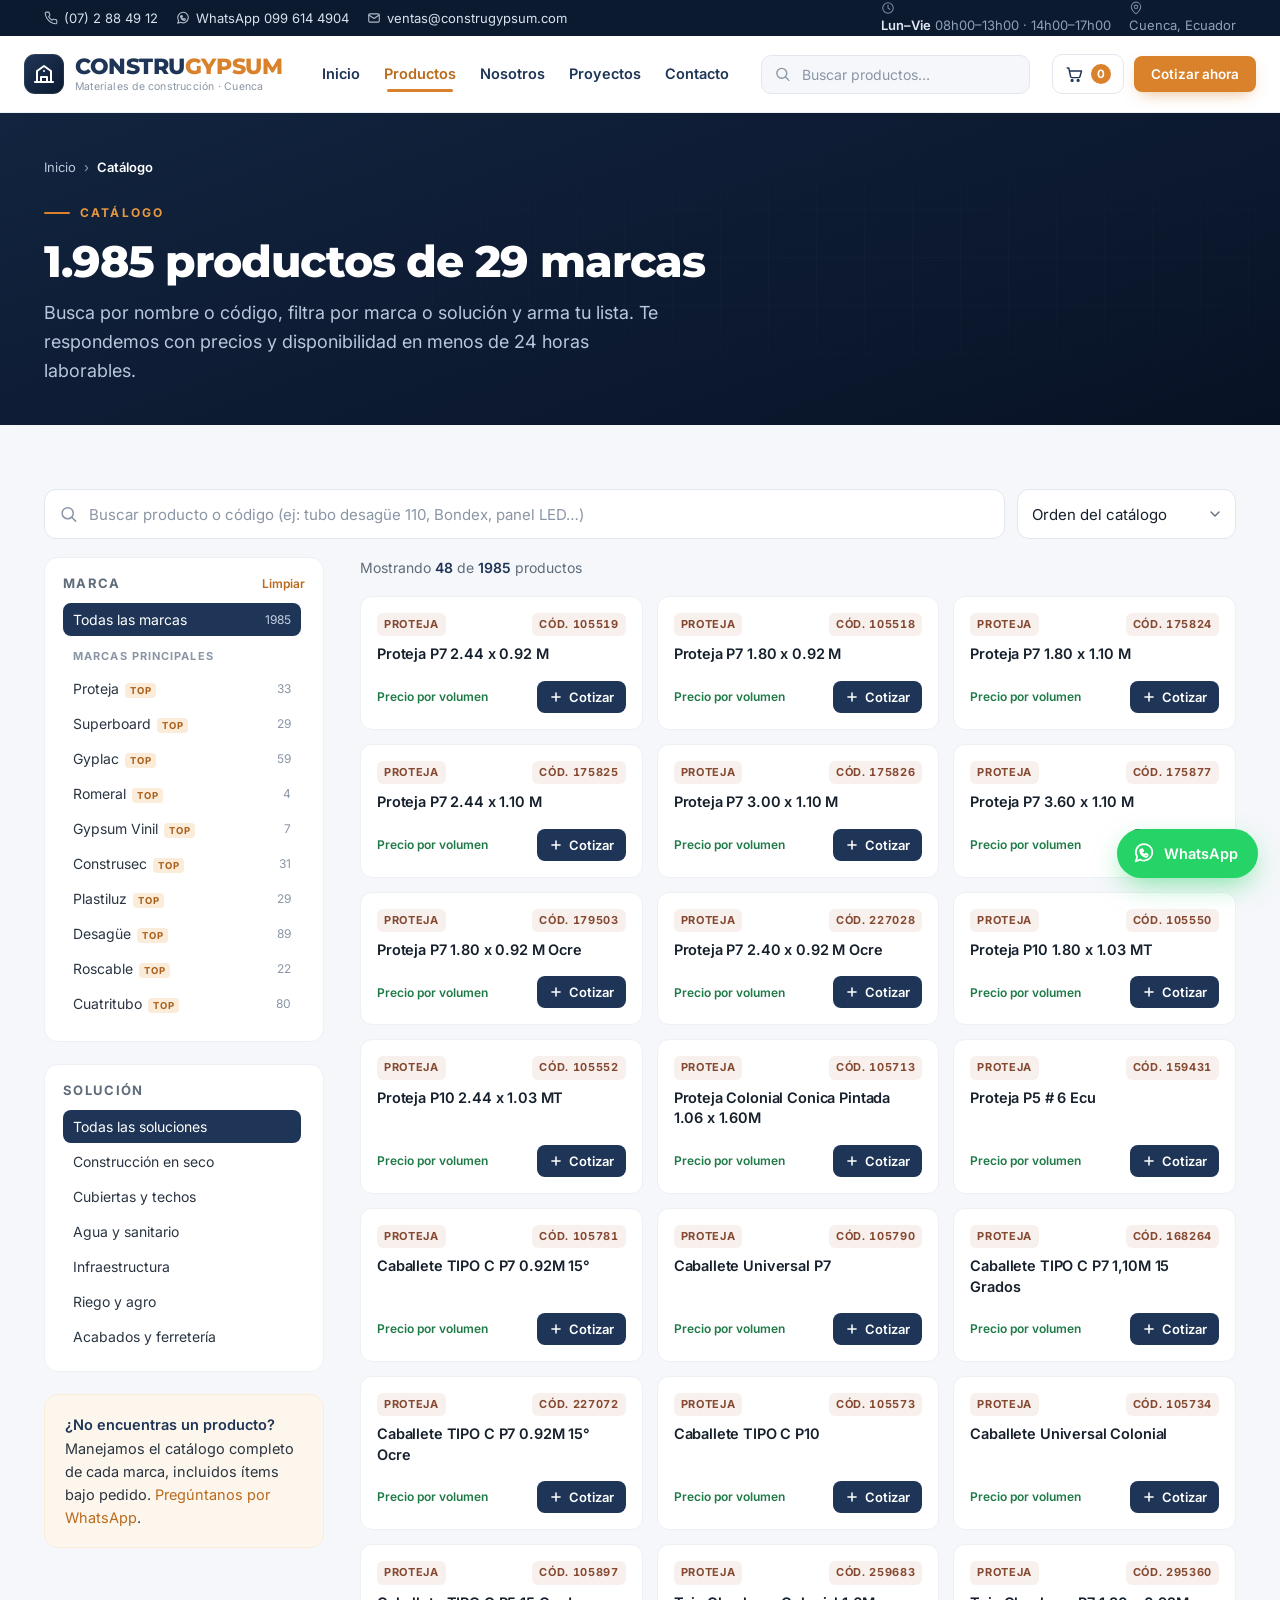
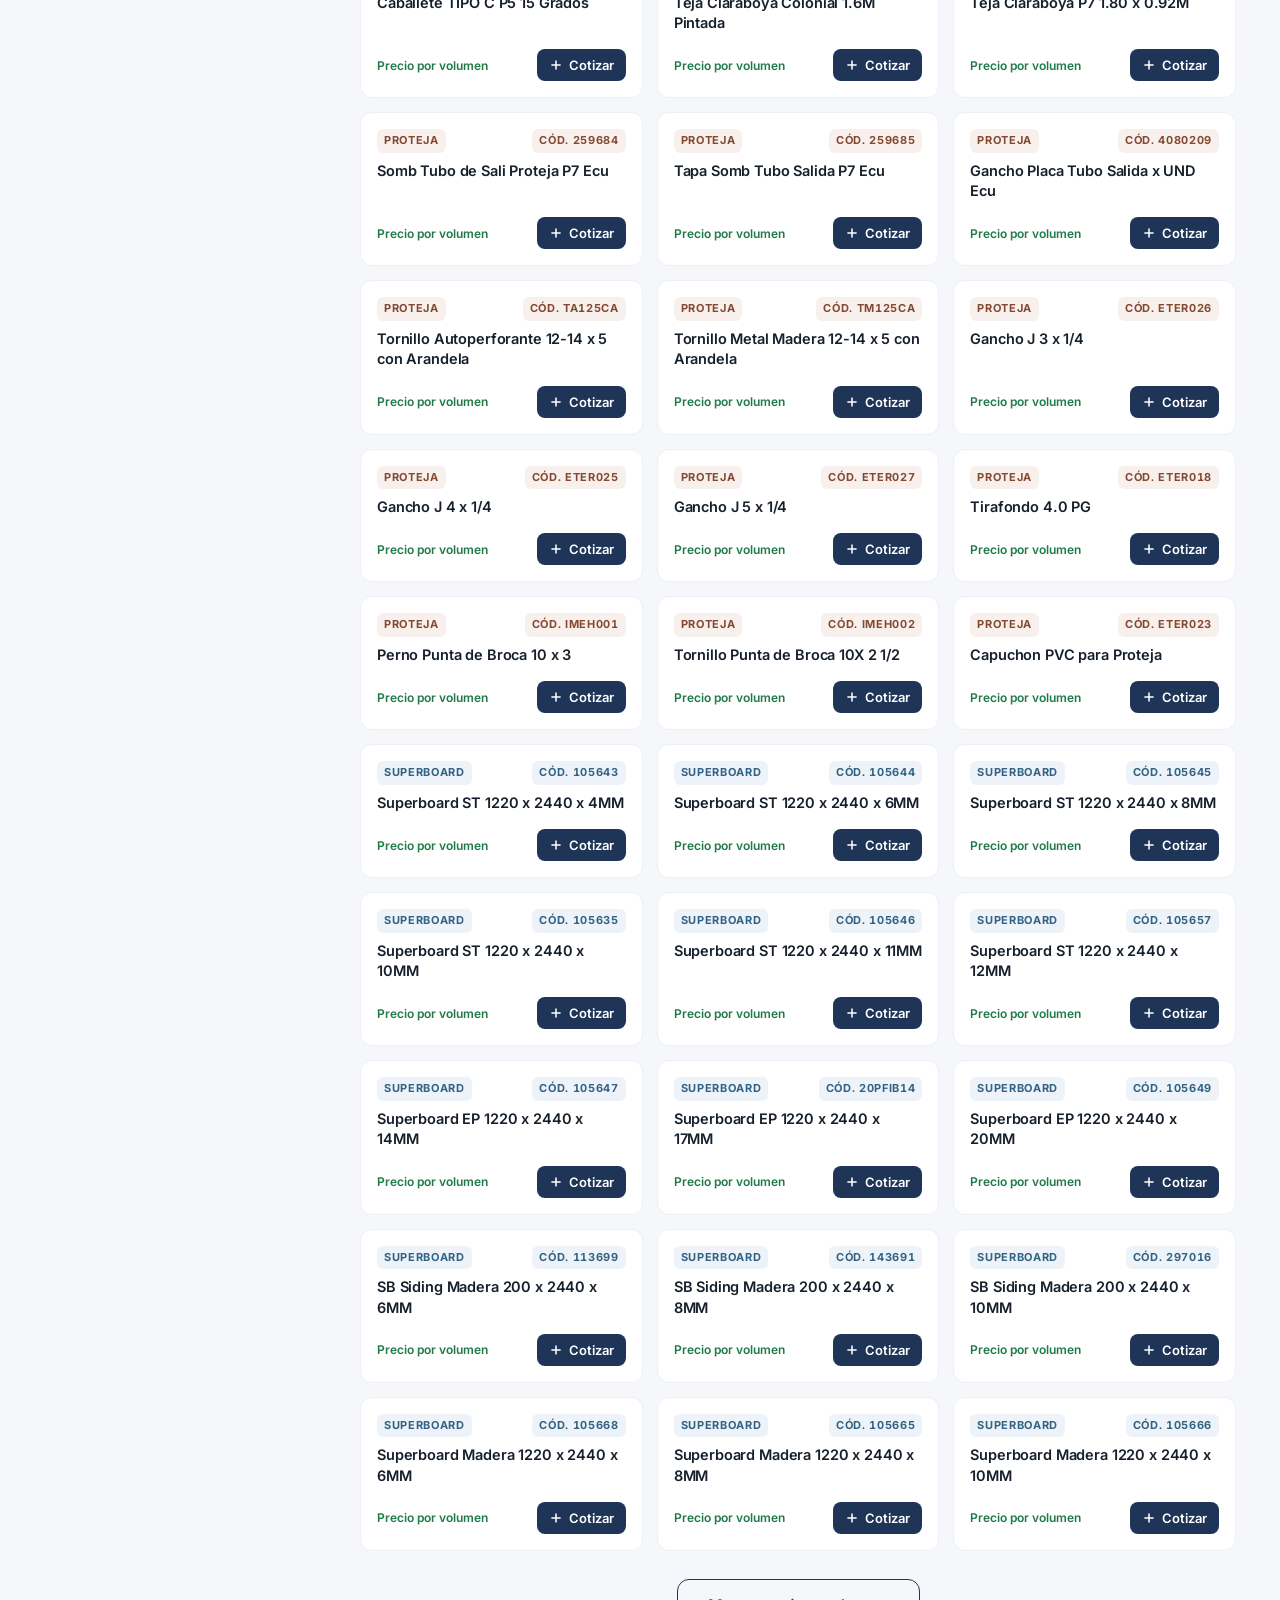
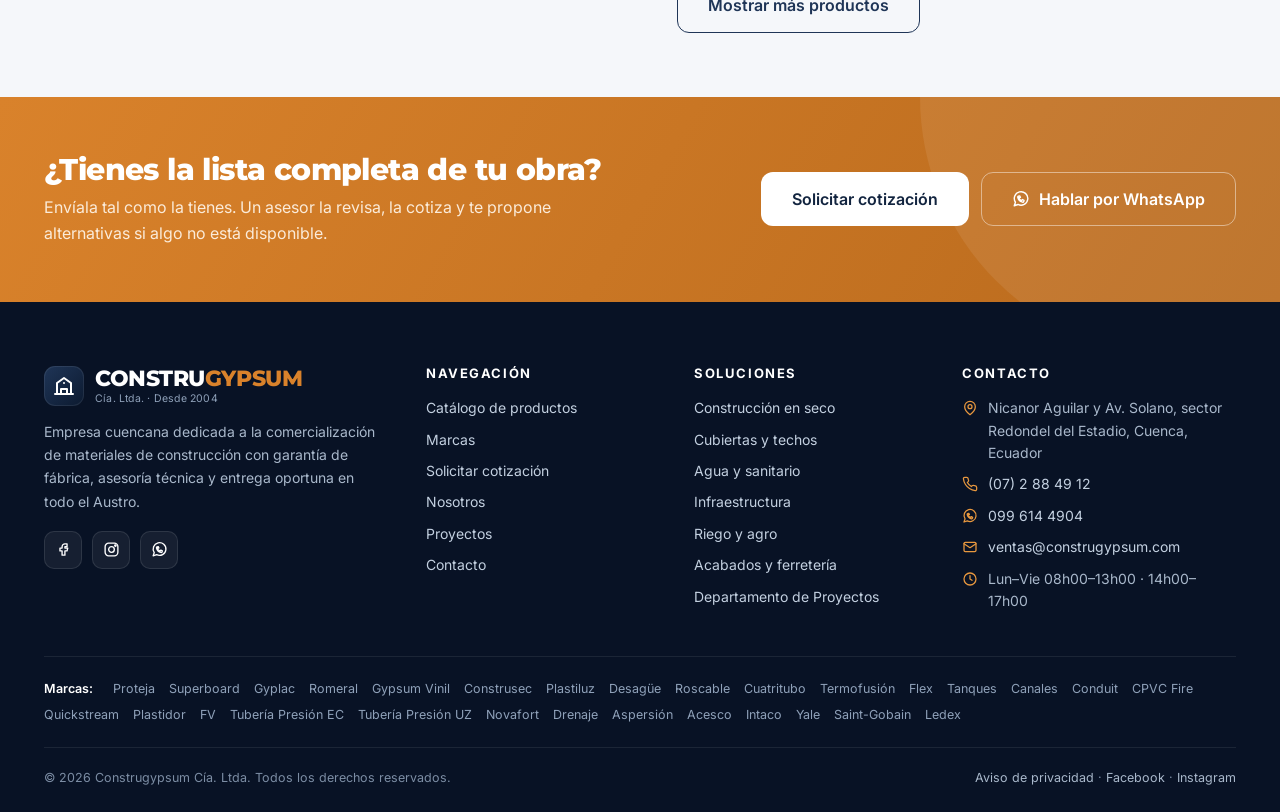
<file: productos.html>
<!doctype html>
<html lang="es">
<head>
  <meta charset="utf-8">
  <meta name="viewport" content="width=device-width, initial-scale=1">
  <title>Catálogo de productos | Construgypsum · 1.985 productos de 29 marcas</title>
  <meta name="description" content="Catálogo completo de Construgypsum: tuberías Plastigama Wavin, Gyplac, Superboard, Proteja, Acesco, Intaco, FV, Yale, Saint-Gobain, Ledex y más. Busca, filtra por marca y cotiza en línea.">
  <link rel="canonical" href="https://www.construgypsum.com/productos.html">
  <link rel="icon" href="data:image/svg+xml,&lt;svg xmlns=&#x27;http://www.w3.org/2000/svg&#x27; viewBox=&#x27;0 0 64 64&#x27;&gt;&lt;rect width=&#x27;64&#x27; height=&#x27;64&#x27; rx=&#x27;14&#x27; fill=&#x27;#1F3557&#x27;/&gt;&lt;path d=&#x27;M14 50h36M19 50V26l13-10 13 10v24M27 50V38h10v12&#x27; fill=&#x27;none&#x27; stroke=&#x27;#fff&#x27; stroke-width=&#x27;4&#x27; stroke-linecap=&#x27;round&#x27; stroke-linejoin=&#x27;round&#x27;/&gt;&lt;circle cx=&#x27;32&#x27; cy=&#x27;29&#x27; r=&#x27;3&#x27; fill=&#x27;#D9822B&#x27;/&gt;&lt;/svg&gt;">
  <meta name="theme-color" content="#1F3557">
  <meta property="og:url" content="https://www.construgypsum.com/productos.html">
  <meta property="og:type" content="website">
  <meta property="og:title" content="Catálogo de productos | Construgypsum · 1.985 productos de 29 marcas">
  <meta property="og:description" content="Catálogo completo de Construgypsum: tuberías Plastigama Wavin, Gyplac, Superboard, Proteja, Acesco, Intaco, FV, Yale, Saint-Gobain, Ledex y más. Busca, filtra por marca y cotiza en línea.">
  <meta property="og:locale" content="es_EC">
  <link rel="preconnect" href="https://fonts.googleapis.com">
  <link rel="preconnect" href="https://fonts.gstatic.com" crossorigin>
  <link href="https://fonts.googleapis.com/css2?family=Montserrat:wght@700;800&family=Inter:wght@400;500;600;700&display=swap" rel="stylesheet">
  <link rel="stylesheet" href="assets/css/styles.css?v=20261015c">
  <style>#brand-intro .brand-logo{width:160px;height:88px;flex:none}#brand-intro h2{font-size:24px;margin:4px 0 6px}#brand-intro p{color:var(--muted);font-size:14.5px}@media(max-width:600px){#brand-intro{flex-direction:column;align-items:flex-start}}</style>
</head>
<body>
  <a class="skip-link" href="#main">Saltar al contenido</a>
  <div class="topbar">
    <div class="container">
      <div class="tb-left">
        <a href="tel:+593072884912"><svg class="" viewBox="0 0 24 24" fill="none" stroke="currentColor" stroke-width="1.9" stroke-linecap="round" stroke-linejoin="round" aria-hidden="true"><path d="M22 16.9v3a2 2 0 0 1-2.2 2 19.8 19.8 0 0 1-8.6-3.1 19.5 19.5 0 0 1-6-6A19.8 19.8 0 0 1 2.1 4.2 2 2 0 0 1 4.1 2h3a2 2 0 0 1 2 1.7c.1.9.4 1.8.7 2.7a2 2 0 0 1-.5 2.1L8 9.8a16 16 0 0 0 6 6l1.3-1.3a2 2 0 0 1 2.1-.4c.9.3 1.8.6 2.7.7a2 2 0 0 1 1.7 2z"/></svg> (07) 2 88 49 12</a>
        <a href="https://wa.me/593996144904?text=Hola%20Construgypsum%2C%20necesito%20informaci%C3%B3n" target="_blank" rel="noopener"><svg class="" viewBox="0 0 24 24" fill="none" stroke="currentColor" stroke-width="1.9" stroke-linecap="round" stroke-linejoin="round" aria-hidden="true"><path d="M3 21l1.6-4.7A9 9 0 1 1 8 19.3L3 21z"/><path d="M9 10.2c.3 1.6 2.2 3.5 3.8 3.8l1.2-1.2 2 1-.4 1.7c-.3.6-1 .9-1.7.7A8.6 8.6 0 0 1 7.8 10c-.2-.7.1-1.4.7-1.7l1.7-.4 1 2L9 10.2z"/></svg> WhatsApp 099 614 4904</a>
        <a href="mailto:ventas@construgypsum.com" class="tb-mail"><svg class="" viewBox="0 0 24 24" fill="none" stroke="currentColor" stroke-width="1.9" stroke-linecap="round" stroke-linejoin="round" aria-hidden="true"><rect x="3" y="5" width="18" height="14" rx="2"/><path d="M3 7l9 6 9-6"/></svg> ventas@construgypsum.com</a>
      </div>
      <div class="tb-right">
        <span><svg class="" viewBox="0 0 24 24" fill="none" stroke="currentColor" stroke-width="1.9" stroke-linecap="round" stroke-linejoin="round" aria-hidden="true"><circle cx="12" cy="12" r="9"/><path d="M12 7v5l3 2"/></svg> <strong>Lun–Vie</strong> 08h00–13h00 · 14h00–17h00</span>
        <span><svg class="" viewBox="0 0 24 24" fill="none" stroke="currentColor" stroke-width="1.9" stroke-linecap="round" stroke-linejoin="round" aria-hidden="true"><path d="M20 10c0 6-8 12-8 12S4 16 4 10a8 8 0 0 1 16 0z"/><circle cx="12" cy="10" r="3"/></svg> Cuenca, Ecuador</span>
      </div>
    </div>
  </div>
  <header class="site-header">
    <div class="container">
      <a class="logo" href="index.html" aria-label="Construgypsum · inicio">
        <span class="logo-mark"><svg viewBox="0 0 24 24" fill="none" stroke="currentColor" stroke-width="2" stroke-linecap="round" stroke-linejoin="round" aria-hidden="true"><path d="M3 20h18"/><path d="M5 20V9l7-5 7 5v11"/><path d="M9 20v-5h6v5"/><path d="M12 9h.01"/></svg></span>
        <span class="logo-text">
          <span class="logo-main">CONSTRU<span>GYPSUM</span></span>
          <span class="logo-tag">Materiales de construcción · Cuenca</span>
        </span>
      </a>
      <nav class="main-nav" aria-label="Navegación principal"><a href="index.html">Inicio</a><a href="productos.html" class="active">Productos</a><a href="nosotros.html">Nosotros</a><a href="proyectos.html">Proyectos</a><a href="contacto.html">Contacto</a></nav>
      <form class="header-search" data-site-search role="search">
        <svg class="" viewBox="0 0 24 24" fill="none" stroke="currentColor" stroke-width="1.9" stroke-linecap="round" stroke-linejoin="round" aria-hidden="true"><circle cx="11" cy="11" r="7"/><path d="M21 21l-4.3-4.3"/></svg>
        <input type="search" name="q" placeholder="Buscar productos…" aria-label="Buscar productos">
      </form>
      <div class="nav-cta">
        <a class="quote-link" href="cotizacion.html" aria-label="Mi cotización"><svg class="" viewBox="0 0 24 24" fill="none" stroke="currentColor" stroke-width="1.9" stroke-linecap="round" stroke-linejoin="round" aria-hidden="true"><path d="M3 4h2l2.4 11.2a2 2 0 0 0 2 1.6h8.6a2 2 0 0 0 2-1.5L22 8H6"/><circle cx="9.5" cy="20.5" r="1.2"/><circle cx="17.5" cy="20.5" r="1.2"/></svg><span class="lbl">Mi cotización</span><span class="quote-badge">0</span></a>
        <a class="btn btn-primary btn-sm" href="cotizacion.html">Cotizar ahora</a>
        <button class="nav-toggle" aria-label="Abrir menú" aria-expanded="false" aria-controls="drawer"><svg class="" viewBox="0 0 24 24" fill="none" stroke="currentColor" stroke-width="1.9" stroke-linecap="round" stroke-linejoin="round" aria-hidden="true"><path d="M4 7h16M4 12h16M4 17h16"/></svg></button>
      </div>
    </div>
  </header>
  <div class="drawer" id="drawer" aria-hidden="true">
    <div class="drawer-backdrop"></div>
    <div class="drawer-panel" role="dialog" aria-label="Menú">
      <div class="drawer-head">
        <span class="logo-main">CONSTRU<span style="color:var(--orange-500)">GYPSUM</span></span>
        <button class="drawer-close" aria-label="Cerrar menú"><svg class="" viewBox="0 0 24 24" fill="none" stroke="currentColor" stroke-width="1.9" stroke-linecap="round" stroke-linejoin="round" aria-hidden="true"><path d="M18 6L6 18M6 6l12 12"/></svg></button>
      </div>
      <form class="header-search" style="display:block;max-width:none;margin:0 0 12px" data-site-search role="search">
        <svg class="" viewBox="0 0 24 24" fill="none" stroke="currentColor" stroke-width="1.9" stroke-linecap="round" stroke-linejoin="round" aria-hidden="true"><circle cx="11" cy="11" r="7"/><path d="M21 21l-4.3-4.3"/></svg><input type="search" name="q" placeholder="Buscar productos…" aria-label="Buscar productos">
      </form>
      <a class="nav-item" href="index.html">Inicio</a><a class="nav-item active" href="productos.html">Productos</a><a class="nav-item" href="nosotros.html">Nosotros</a><a class="nav-item" href="proyectos.html">Proyectos</a><a class="nav-item" href="contacto.html">Contacto</a>
      <a class="nav-item" href="cotizacion.html">Mi cotización</a>
      <div class="drawer-foot">
        <a class="btn btn-primary btn-block" href="cotizacion.html">Cotizar ahora</a>
        <a class="btn btn-wa btn-block" href="https://wa.me/593996144904?text=Hola%20Construgypsum%2C%20necesito%20informaci%C3%B3n" target="_blank" rel="noopener"><svg class="" viewBox="0 0 24 24" fill="none" stroke="currentColor" stroke-width="1.9" stroke-linecap="round" stroke-linejoin="round" aria-hidden="true"><path d="M3 21l1.6-4.7A9 9 0 1 1 8 19.3L3 21z"/><path d="M9 10.2c.3 1.6 2.2 3.5 3.8 3.8l1.2-1.2 2 1-.4 1.7c-.3.6-1 .9-1.7.7A8.6 8.6 0 0 1 7.8 10c-.2-.7.1-1.4.7-1.7l1.7-.4 1 2L9 10.2z"/></svg> WhatsApp</a>
        <div class="drawer-contact"><span>(07) 2 88 49 12 · 099 614 4904</span><span>Lun–Vie 08h00–13h00 · 14h00–17h00</span><span>Nicanor Aguilar y Av. Solano, sector Redondel del Estadio, Cuenca</span></div>
      </div>
    </div>
  </div>
  <main id="main">
  <section class="page-hero page-hero--sm">
    <div class="container">
      <nav class="breadcrumbs" aria-label="Ruta de navegación"><a href="index.html">Inicio</a> <span>›</span> <strong>Catálogo</strong></nav>
      <p class="kicker">Catálogo</p>
      <h1>1.985 productos de 29 marcas</h1>
      <p class="lead">Busca por nombre o código, filtra por marca o solución y arma tu lista. Te respondemos con precios y disponibilidad en menos de 24 horas laborables.</p>
    </div>
  </section>

  <section class="section section--light section--tight">
    <div class="container">
      <div class="catalog-toolbar">
        <div class="search"><svg class="" viewBox="0 0 24 24" fill="none" stroke="currentColor" stroke-width="1.9" stroke-linecap="round" stroke-linejoin="round" aria-hidden="true"><circle cx="11" cy="11" r="7"/><path d="M21 21l-4.3-4.3"/></svg><input type="search" id="catalog-search" placeholder="Buscar producto o código (ej: tubo desagüe 110, Bondex, panel LED…)" aria-label="Buscar productos" autocomplete="off"></div>
        <select id="catalog-sort" aria-label="Ordenar">
          <option value="rel">Orden del catálogo</option>
          <option value="brand">Por prioridad de marca</option>
          <option value="az">Nombre A–Z</option>
        </select>
        <button class="btn btn-ghost filters-toggle" type="button"><svg class="" viewBox="0 0 24 24" fill="none" stroke="currentColor" stroke-width="1.9" stroke-linecap="round" stroke-linejoin="round" aria-hidden="true"><path d="M3 5h18l-7 8v5l-4 2v-7L3 5z"/></svg> Filtros</button>
      </div>

      <div class="catalog">
        <aside class="catalog-side">
          <div class="filter-group">
            <h4>Marca <button type="button" id="clear-filters">Limpiar</button></h4>
            <ul class="filter-list" id="brand-filter"></ul>
          </div>
          <div class="filter-group">
            <h4>Solución</h4>
            <ul class="filter-list" id="cat-filter"></ul>
          </div>
          <div class="help-box" style="margin-top:0">
            <strong>¿No encuentras un producto?</strong> Manejamos el catálogo completo de cada marca, incluidos ítems bajo pedido. <a href="https://wa.me/593996144904?text=Hola%2C%20busco%20un%20producto%20que%20no%20est%C3%A1%20en%20la%20web" target="_blank" rel="noopener">Pregúntanos por WhatsApp</a>.
          </div>
        </aside>

        <div>
          <div id="brand-intro" class="hidden" style="display:flex;gap:22px;align-items:center;background:#fff;border:1px solid var(--line-2);border-radius:var(--r);padding:20px;margin-bottom:18px"></div>
          <div class="results-bar">
            <div id="results-bar">Cargando catálogo…</div>
            <div class="active-filters" id="active-filters"></div>
          </div>
          <div class="product-grid" id="product-grid"></div>
          <div class="catalog-empty hidden" id="catalog-empty"><strong>No encontramos productos con ese criterio</strong>Prueba con otra palabra, quita filtros o <a href="https://wa.me/593996144904?text=Hola%2C%20busco%20un%20producto%20que%20no%20encuentro%20en%20la%20web" target="_blank" rel="noopener">escríbenos por WhatsApp</a>.</div>
          <div class="catalog-more hidden" id="catalog-more"><button class="btn btn-outline btn-lg" type="button">Mostrar más productos</button></div>
        </div>
      </div>
    </div>
  </section>

  <section class="cta-band">
    <div class="container">
      <div>
        <h2>¿Tienes la lista completa de tu obra?</h2>
        <p>Envíala tal como la tienes. Un asesor la revisa, la cotiza y te propone alternativas si algo no está disponible.</p>
      </div>
      <div class="actions">
        <a class="btn btn-light btn-lg" href="cotizacion.html">Solicitar cotización</a>
        <a class="btn btn-white-outline btn-lg" href="https://wa.me/593996144904?text=Hola%20Construgypsum%2C%20quiero%20cotizar%20mi%20obra" target="_blank" rel="noopener"><svg class="" viewBox="0 0 24 24" fill="none" stroke="currentColor" stroke-width="1.9" stroke-linecap="round" stroke-linejoin="round" aria-hidden="true"><path d="M3 21l1.6-4.7A9 9 0 1 1 8 19.3L3 21z"/><path d="M9 10.2c.3 1.6 2.2 3.5 3.8 3.8l1.2-1.2 2 1-.4 1.7c-.3.6-1 .9-1.7.7A8.6 8.6 0 0 1 7.8 10c-.2-.7.1-1.4.7-1.7l1.7-.4 1 2L9 10.2z"/></svg> Hablar por WhatsApp</a>
      </div>
    </div>
  </section>
  </main>
  <footer class="site-footer">
    <div class="container">
      <div class="footer-grid">
        <div class="f-about">
          <a class="logo" href="index.html" aria-label="Construgypsum">
            <span class="logo-mark"><svg viewBox="0 0 24 24" fill="none" stroke="currentColor" stroke-width="2" stroke-linecap="round" stroke-linejoin="round" aria-hidden="true"><path d="M3 20h18"/><path d="M5 20V9l7-5 7 5v11"/><path d="M9 20v-5h6v5"/><path d="M12 9h.01"/></svg></span>
            <span class="logo-text"><span class="logo-main">CONSTRU<span>GYPSUM</span></span><span class="logo-tag">Cía. Ltda. · Desde 2004</span></span>
          </a>
          <p>Empresa cuencana dedicada a la comercialización de materiales de construcción con garantía de fábrica, asesoría técnica y entrega oportuna en todo el Austro.</p>
          <div class="social">
            <a href="https://www.facebook.com/Construgypsum" target="_blank" rel="noopener" aria-label="Facebook"><svg class="" viewBox="0 0 24 24" fill="none" stroke="currentColor" stroke-width="1.9" stroke-linecap="round" stroke-linejoin="round" aria-hidden="true"><path d="M14 8h3V4h-3a4 4 0 0 0-4 4v2H7v4h3v6h4v-6h3l1-4h-4V8a1 1 0 0 1 0 0z"/></svg></a>
            <a href="https://www.instagram.com/construgypsumec" target="_blank" rel="noopener" aria-label="Instagram"><svg class="" viewBox="0 0 24 24" fill="none" stroke="currentColor" stroke-width="1.9" stroke-linecap="round" stroke-linejoin="round" aria-hidden="true"><rect x="3" y="3" width="18" height="18" rx="5"/><circle cx="12" cy="12" r="4"/><circle cx="17.5" cy="6.5" r="1" fill="currentColor"/></svg></a>
            <a href="https://wa.me/593996144904?text=Hola%20Construgypsum" target="_blank" rel="noopener" aria-label="WhatsApp"><svg class="" viewBox="0 0 24 24" fill="none" stroke="currentColor" stroke-width="1.9" stroke-linecap="round" stroke-linejoin="round" aria-hidden="true"><path d="M3 21l1.6-4.7A9 9 0 1 1 8 19.3L3 21z"/><path d="M9 10.2c.3 1.6 2.2 3.5 3.8 3.8l1.2-1.2 2 1-.4 1.7c-.3.6-1 .9-1.7.7A8.6 8.6 0 0 1 7.8 10c-.2-.7.1-1.4.7-1.7l1.7-.4 1 2L9 10.2z"/></svg></a>
          </div>
        </div>
        <div>
          <h4>Navegación</h4>
          <ul>
            <li><a href="productos.html">Catálogo de productos</a></li>
            <li><a href="index.html#marcas">Marcas</a></li>
            <li><a href="cotizacion.html">Solicitar cotización</a></li>
            <li><a href="nosotros.html">Nosotros</a></li>
            <li><a href="proyectos.html">Proyectos</a></li>
            <li><a href="contacto.html">Contacto</a></li>
          </ul>
        </div>
        <div>
          <h4>Soluciones</h4>
          <ul>
            <li><a href="productos.html#seco">Construcción en seco</a></li><li><a href="productos.html#cubiertas">Cubiertas y techos</a></li><li><a href="productos.html#agua">Agua y sanitario</a></li><li><a href="productos.html#infra">Infraestructura</a></li><li><a href="productos.html#agro">Riego y agro</a></li><li><a href="productos.html#acabados">Acabados y ferretería</a></li>
            <li><a href="contacto.html">Departamento de Proyectos</a></li>
          </ul>
        </div>
        <div>
          <h4>Contacto</h4>
          <ul class="f-contact">
            <li><svg class="" viewBox="0 0 24 24" fill="none" stroke="currentColor" stroke-width="1.9" stroke-linecap="round" stroke-linejoin="round" aria-hidden="true"><path d="M20 10c0 6-8 12-8 12S4 16 4 10a8 8 0 0 1 16 0z"/><circle cx="12" cy="10" r="3"/></svg><span>Nicanor Aguilar y Av. Solano, sector Redondel del Estadio, Cuenca, Ecuador</span></li>
            <li><svg class="" viewBox="0 0 24 24" fill="none" stroke="currentColor" stroke-width="1.9" stroke-linecap="round" stroke-linejoin="round" aria-hidden="true"><path d="M22 16.9v3a2 2 0 0 1-2.2 2 19.8 19.8 0 0 1-8.6-3.1 19.5 19.5 0 0 1-6-6A19.8 19.8 0 0 1 2.1 4.2 2 2 0 0 1 4.1 2h3a2 2 0 0 1 2 1.7c.1.9.4 1.8.7 2.7a2 2 0 0 1-.5 2.1L8 9.8a16 16 0 0 0 6 6l1.3-1.3a2 2 0 0 1 2.1-.4c.9.3 1.8.6 2.7.7a2 2 0 0 1 1.7 2z"/></svg><a href="tel:+593072884912">(07) 2 88 49 12</a></li>
            <li><svg class="" viewBox="0 0 24 24" fill="none" stroke="currentColor" stroke-width="1.9" stroke-linecap="round" stroke-linejoin="round" aria-hidden="true"><path d="M3 21l1.6-4.7A9 9 0 1 1 8 19.3L3 21z"/><path d="M9 10.2c.3 1.6 2.2 3.5 3.8 3.8l1.2-1.2 2 1-.4 1.7c-.3.6-1 .9-1.7.7A8.6 8.6 0 0 1 7.8 10c-.2-.7.1-1.4.7-1.7l1.7-.4 1 2L9 10.2z"/></svg><a href="https://wa.me/593996144904?text=Hola%20Construgypsum" target="_blank" rel="noopener">099 614 4904</a></li>
            <li><svg class="" viewBox="0 0 24 24" fill="none" stroke="currentColor" stroke-width="1.9" stroke-linecap="round" stroke-linejoin="round" aria-hidden="true"><rect x="3" y="5" width="18" height="14" rx="2"/><path d="M3 7l9 6 9-6"/></svg><a href="mailto:ventas@construgypsum.com">ventas@construgypsum.com</a></li>
            <li><svg class="" viewBox="0 0 24 24" fill="none" stroke="currentColor" stroke-width="1.9" stroke-linecap="round" stroke-linejoin="round" aria-hidden="true"><circle cx="12" cy="12" r="9"/><path d="M12 7v5l3 2"/></svg><span>Lun–Vie 08h00–13h00 · 14h00–17h00</span></li>
          </ul>
        </div>
      </div>
      <div class="footer-brands"><span class="lbl">Marcas:</span><a href="productos.html#proteja">Proteja</a> <a href="productos.html#superboard">Superboard</a> <a href="productos.html#gyplac">Gyplac</a> <a href="productos.html#romeral">Romeral</a> <a href="productos.html#gypsum-vinil">Gypsum Vinil</a> <a href="productos.html#construsec">Construsec</a> <a href="productos.html#plastiluz">Plastiluz</a> <a href="productos.html#desague">Desagüe</a> <a href="productos.html#roscable">Roscable</a> <a href="productos.html#cuatritubo">Cuatritubo</a> <a href="productos.html#termofusion">Termofusión</a> <a href="productos.html#flex">Flex</a> <a href="productos.html#tanques">Tanques</a> <a href="productos.html#canales">Canales</a> <a href="productos.html#conduit">Conduit</a> <a href="productos.html#cpvc-fire">CPVC Fire</a> <a href="productos.html#quickstream">Quickstream</a> <a href="productos.html#plastidor">Plastidor</a> <a href="productos.html#fv">FV</a> <a href="productos.html#tuberia-presion-ec">Tubería Presión EC</a> <a href="productos.html#tuberia-presion-uz">Tubería Presión UZ</a> <a href="productos.html#novafort">Novafort</a> <a href="productos.html#drenaje">Drenaje</a> <a href="productos.html#aspersion">Aspersión</a> <a href="productos.html#acesco">Acesco</a> <a href="productos.html#intaco">Intaco</a> <a href="productos.html#yale">Yale</a> <a href="productos.html#saint-gobain">Saint-Gobain</a> <a href="productos.html#ledex">Ledex</a></div>
      <div class="footer-bottom">
        <span>© <span data-year>2026</span> Construgypsum Cía. Ltda. Todos los derechos reservados.</span>
        <span><a href="privacidad.html">Aviso de privacidad</a> · <a href="https://www.facebook.com/Construgypsum" target="_blank" rel="noopener">Facebook</a> · <a href="https://www.instagram.com/construgypsumec" target="_blank" rel="noopener">Instagram</a></span>
      </div>
    </div>
  </footer>
  <button class="to-top" aria-label="Volver arriba"><svg class="" viewBox="0 0 24 24" fill="none" stroke="currentColor" stroke-width="1.9" stroke-linecap="round" stroke-linejoin="round" aria-hidden="true"><path d="M12 19V5M5 12l7-7 7 7"/></svg></button>
  <a class="wa-float" href="https://wa.me/593996144904?text=Hola%20Construgypsum%2C%20necesito%20informaci%C3%B3n" target="_blank" rel="noopener" aria-label="Escribir por WhatsApp"><svg class="" viewBox="0 0 24 24" fill="none" stroke="currentColor" stroke-width="1.9" stroke-linecap="round" stroke-linejoin="round" aria-hidden="true"><path d="M3 21l1.6-4.7A9 9 0 1 1 8 19.3L3 21z"/><path d="M9 10.2c.3 1.6 2.2 3.5 3.8 3.8l1.2-1.2 2 1-.4 1.7c-.3.6-1 .9-1.7.7A8.6 8.6 0 0 1 7.8 10c-.2-.7.1-1.4.7-1.7l1.7-.4 1 2L9 10.2z"/></svg><span>WhatsApp</span></a>
  <script src="assets/js/brands.js?v=20261015c"></script><script src="assets/js/catalog.js?v=20261015c"></script><script src="assets/js/main.js?v=20261015c"></script>
</body>
</html>
</file>
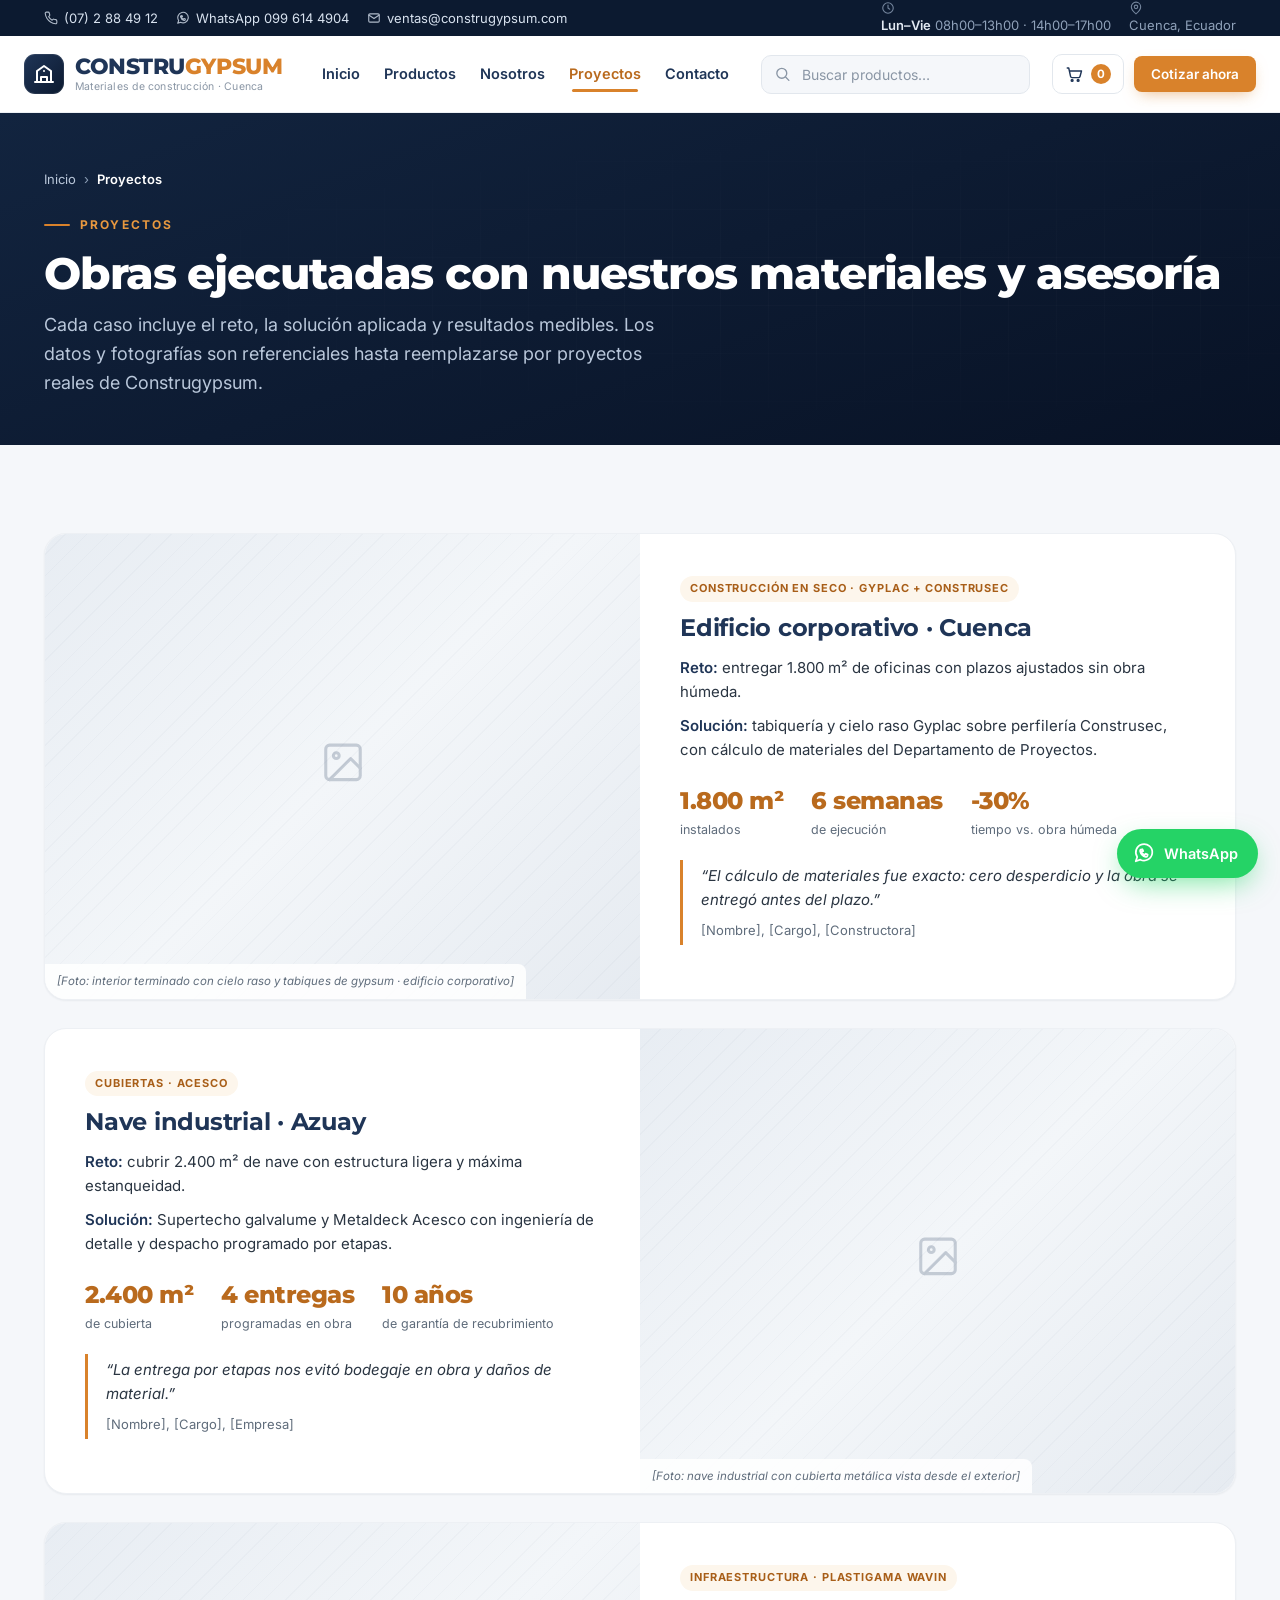
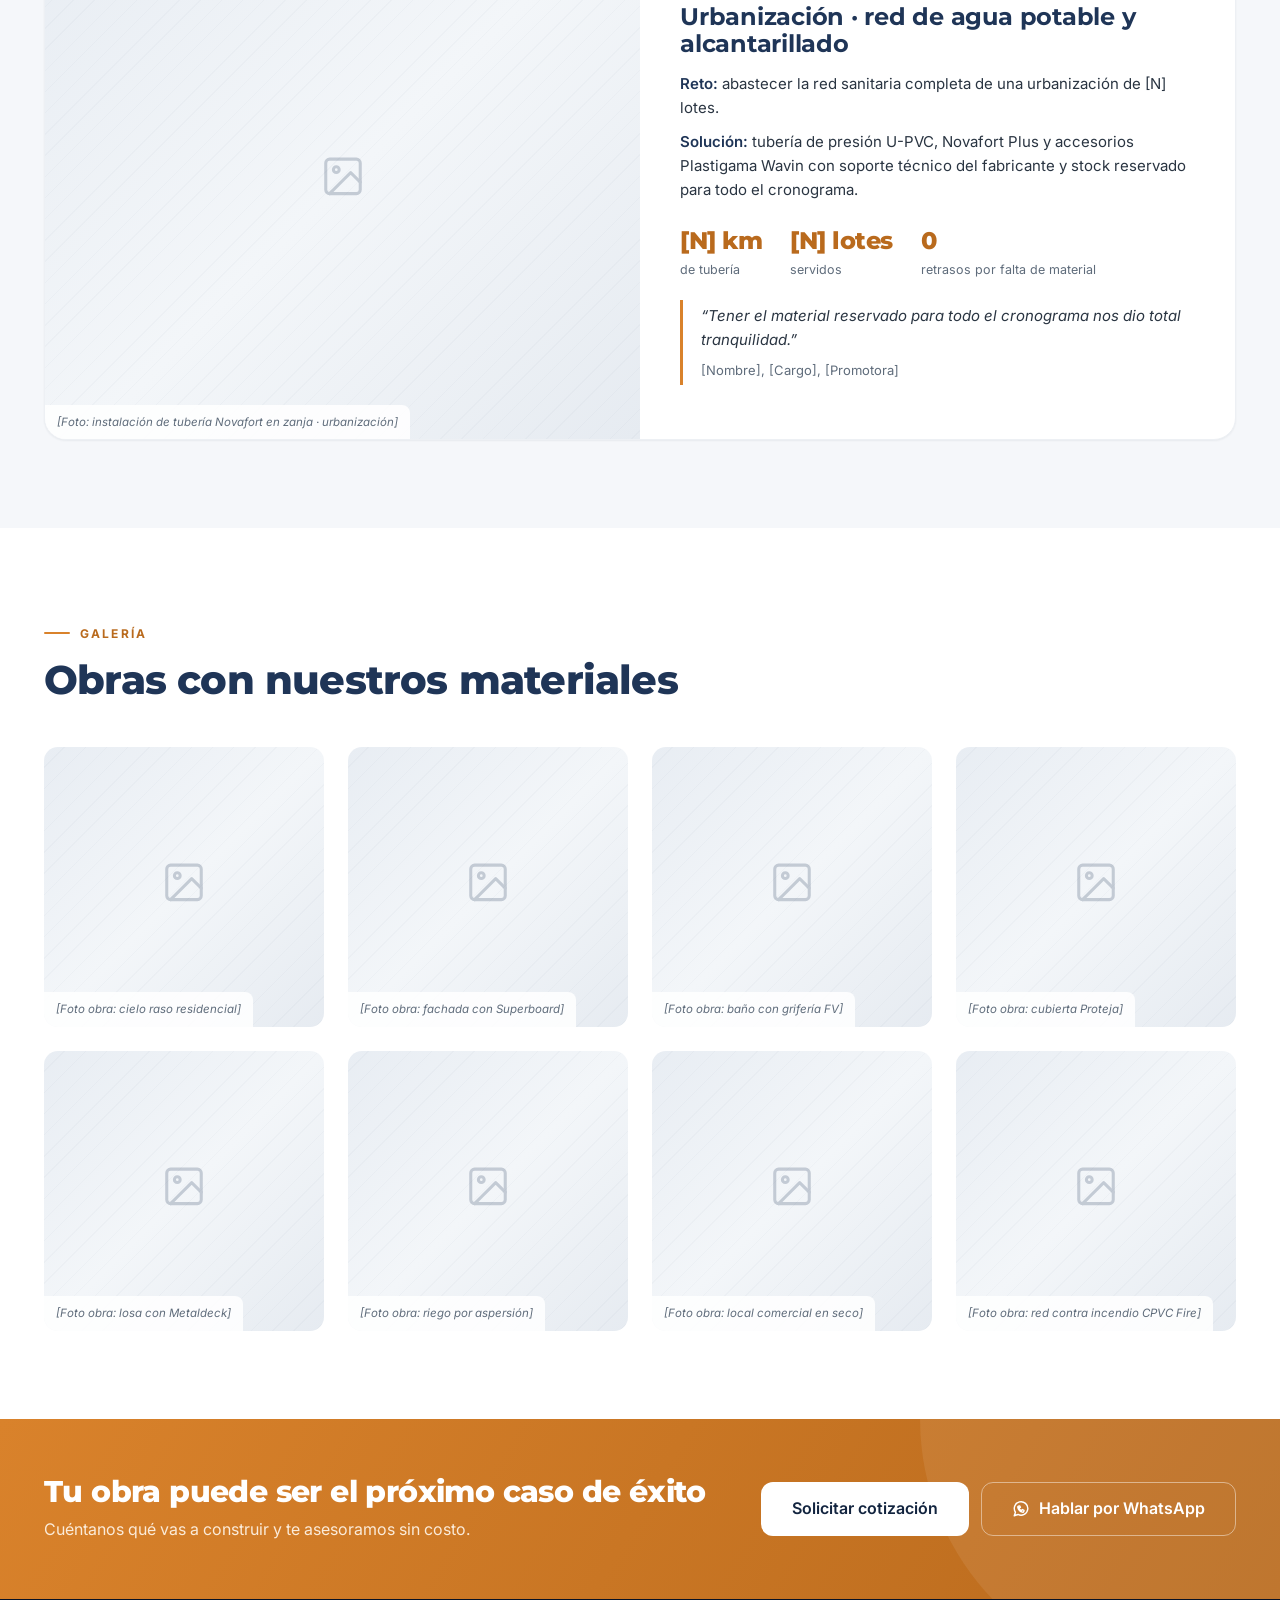
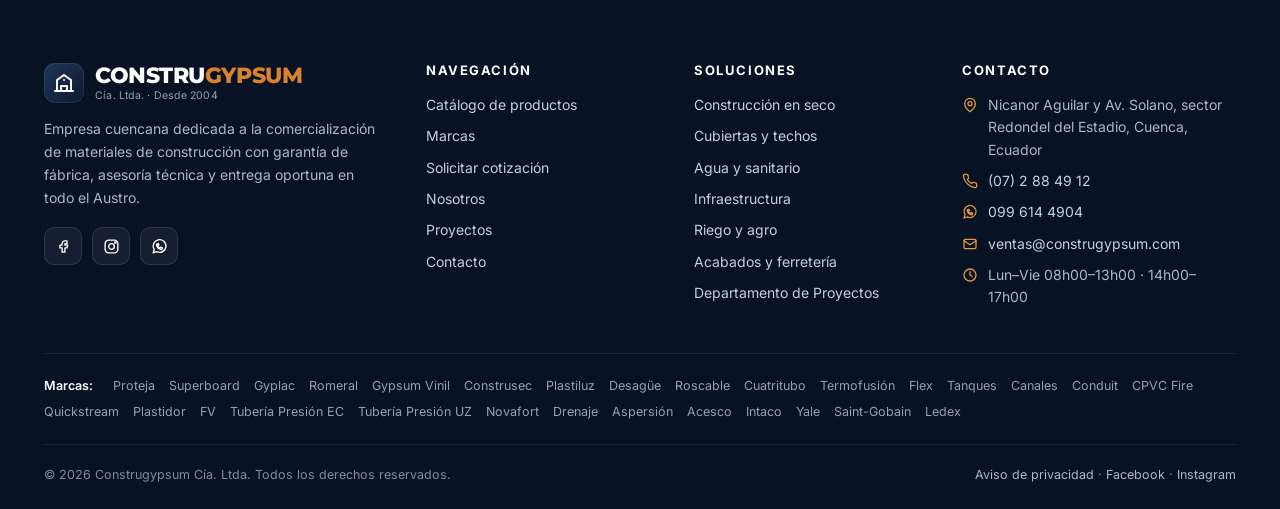
<file: proyectos.html>
<!doctype html>
<html lang="es">
<head>
  <meta charset="utf-8">
  <meta name="viewport" content="width=device-width, initial-scale=1">
  <title>Proyectos | Construgypsum · Casos de éxito en construcción en seco, cubiertas e infraestructura</title>
  <meta name="description" content="Obras ejecutadas con materiales y asesoría de Construgypsum: edificios corporativos, naves industriales y urbanizaciones en Cuenca y el Austro.">
  <link rel="canonical" href="https://www.construgypsum.com/proyectos.html">
  <link rel="icon" href="data:image/svg+xml,&lt;svg xmlns=&#x27;http://www.w3.org/2000/svg&#x27; viewBox=&#x27;0 0 64 64&#x27;&gt;&lt;rect width=&#x27;64&#x27; height=&#x27;64&#x27; rx=&#x27;14&#x27; fill=&#x27;#1F3557&#x27;/&gt;&lt;path d=&#x27;M14 50h36M19 50V26l13-10 13 10v24M27 50V38h10v12&#x27; fill=&#x27;none&#x27; stroke=&#x27;#fff&#x27; stroke-width=&#x27;4&#x27; stroke-linecap=&#x27;round&#x27; stroke-linejoin=&#x27;round&#x27;/&gt;&lt;circle cx=&#x27;32&#x27; cy=&#x27;29&#x27; r=&#x27;3&#x27; fill=&#x27;#D9822B&#x27;/&gt;&lt;/svg&gt;">
  <meta name="theme-color" content="#1F3557">
  <meta property="og:url" content="https://www.construgypsum.com/proyectos.html">
  <meta property="og:type" content="website">
  <meta property="og:title" content="Proyectos | Construgypsum · Casos de éxito en construcción en seco, cubiertas e infraestructura">
  <meta property="og:description" content="Obras ejecutadas con materiales y asesoría de Construgypsum: edificios corporativos, naves industriales y urbanizaciones en Cuenca y el Austro.">
  <meta property="og:locale" content="es_EC">
  <link rel="preconnect" href="https://fonts.googleapis.com">
  <link rel="preconnect" href="https://fonts.gstatic.com" crossorigin>
  <link href="https://fonts.googleapis.com/css2?family=Montserrat:wght@700;800&family=Inter:wght@400;500;600;700&display=swap" rel="stylesheet">
  <link rel="stylesheet" href="assets/css/styles.css?v=20261015c">
</head>
<body>
  <a class="skip-link" href="#main">Saltar al contenido</a>
  <div class="topbar">
    <div class="container">
      <div class="tb-left">
        <a href="tel:+593072884912"><svg class="" viewBox="0 0 24 24" fill="none" stroke="currentColor" stroke-width="1.9" stroke-linecap="round" stroke-linejoin="round" aria-hidden="true"><path d="M22 16.9v3a2 2 0 0 1-2.2 2 19.8 19.8 0 0 1-8.6-3.1 19.5 19.5 0 0 1-6-6A19.8 19.8 0 0 1 2.1 4.2 2 2 0 0 1 4.1 2h3a2 2 0 0 1 2 1.7c.1.9.4 1.8.7 2.7a2 2 0 0 1-.5 2.1L8 9.8a16 16 0 0 0 6 6l1.3-1.3a2 2 0 0 1 2.1-.4c.9.3 1.8.6 2.7.7a2 2 0 0 1 1.7 2z"/></svg> (07) 2 88 49 12</a>
        <a href="https://wa.me/593996144904?text=Hola%20Construgypsum%2C%20necesito%20informaci%C3%B3n" target="_blank" rel="noopener"><svg class="" viewBox="0 0 24 24" fill="none" stroke="currentColor" stroke-width="1.9" stroke-linecap="round" stroke-linejoin="round" aria-hidden="true"><path d="M3 21l1.6-4.7A9 9 0 1 1 8 19.3L3 21z"/><path d="M9 10.2c.3 1.6 2.2 3.5 3.8 3.8l1.2-1.2 2 1-.4 1.7c-.3.6-1 .9-1.7.7A8.6 8.6 0 0 1 7.8 10c-.2-.7.1-1.4.7-1.7l1.7-.4 1 2L9 10.2z"/></svg> WhatsApp 099 614 4904</a>
        <a href="mailto:ventas@construgypsum.com" class="tb-mail"><svg class="" viewBox="0 0 24 24" fill="none" stroke="currentColor" stroke-width="1.9" stroke-linecap="round" stroke-linejoin="round" aria-hidden="true"><rect x="3" y="5" width="18" height="14" rx="2"/><path d="M3 7l9 6 9-6"/></svg> ventas@construgypsum.com</a>
      </div>
      <div class="tb-right">
        <span><svg class="" viewBox="0 0 24 24" fill="none" stroke="currentColor" stroke-width="1.9" stroke-linecap="round" stroke-linejoin="round" aria-hidden="true"><circle cx="12" cy="12" r="9"/><path d="M12 7v5l3 2"/></svg> <strong>Lun–Vie</strong> 08h00–13h00 · 14h00–17h00</span>
        <span><svg class="" viewBox="0 0 24 24" fill="none" stroke="currentColor" stroke-width="1.9" stroke-linecap="round" stroke-linejoin="round" aria-hidden="true"><path d="M20 10c0 6-8 12-8 12S4 16 4 10a8 8 0 0 1 16 0z"/><circle cx="12" cy="10" r="3"/></svg> Cuenca, Ecuador</span>
      </div>
    </div>
  </div>
  <header class="site-header">
    <div class="container">
      <a class="logo" href="index.html" aria-label="Construgypsum · inicio">
        <span class="logo-mark"><svg viewBox="0 0 24 24" fill="none" stroke="currentColor" stroke-width="2" stroke-linecap="round" stroke-linejoin="round" aria-hidden="true"><path d="M3 20h18"/><path d="M5 20V9l7-5 7 5v11"/><path d="M9 20v-5h6v5"/><path d="M12 9h.01"/></svg></span>
        <span class="logo-text">
          <span class="logo-main">CONSTRU<span>GYPSUM</span></span>
          <span class="logo-tag">Materiales de construcción · Cuenca</span>
        </span>
      </a>
      <nav class="main-nav" aria-label="Navegación principal"><a href="index.html">Inicio</a><a href="productos.html">Productos</a><a href="nosotros.html">Nosotros</a><a href="proyectos.html" class="active">Proyectos</a><a href="contacto.html">Contacto</a></nav>
      <form class="header-search" data-site-search role="search">
        <svg class="" viewBox="0 0 24 24" fill="none" stroke="currentColor" stroke-width="1.9" stroke-linecap="round" stroke-linejoin="round" aria-hidden="true"><circle cx="11" cy="11" r="7"/><path d="M21 21l-4.3-4.3"/></svg>
        <input type="search" name="q" placeholder="Buscar productos…" aria-label="Buscar productos">
      </form>
      <div class="nav-cta">
        <a class="quote-link" href="cotizacion.html" aria-label="Mi cotización"><svg class="" viewBox="0 0 24 24" fill="none" stroke="currentColor" stroke-width="1.9" stroke-linecap="round" stroke-linejoin="round" aria-hidden="true"><path d="M3 4h2l2.4 11.2a2 2 0 0 0 2 1.6h8.6a2 2 0 0 0 2-1.5L22 8H6"/><circle cx="9.5" cy="20.5" r="1.2"/><circle cx="17.5" cy="20.5" r="1.2"/></svg><span class="lbl">Mi cotización</span><span class="quote-badge">0</span></a>
        <a class="btn btn-primary btn-sm" href="cotizacion.html">Cotizar ahora</a>
        <button class="nav-toggle" aria-label="Abrir menú" aria-expanded="false" aria-controls="drawer"><svg class="" viewBox="0 0 24 24" fill="none" stroke="currentColor" stroke-width="1.9" stroke-linecap="round" stroke-linejoin="round" aria-hidden="true"><path d="M4 7h16M4 12h16M4 17h16"/></svg></button>
      </div>
    </div>
  </header>
  <div class="drawer" id="drawer" aria-hidden="true">
    <div class="drawer-backdrop"></div>
    <div class="drawer-panel" role="dialog" aria-label="Menú">
      <div class="drawer-head">
        <span class="logo-main">CONSTRU<span style="color:var(--orange-500)">GYPSUM</span></span>
        <button class="drawer-close" aria-label="Cerrar menú"><svg class="" viewBox="0 0 24 24" fill="none" stroke="currentColor" stroke-width="1.9" stroke-linecap="round" stroke-linejoin="round" aria-hidden="true"><path d="M18 6L6 18M6 6l12 12"/></svg></button>
      </div>
      <form class="header-search" style="display:block;max-width:none;margin:0 0 12px" data-site-search role="search">
        <svg class="" viewBox="0 0 24 24" fill="none" stroke="currentColor" stroke-width="1.9" stroke-linecap="round" stroke-linejoin="round" aria-hidden="true"><circle cx="11" cy="11" r="7"/><path d="M21 21l-4.3-4.3"/></svg><input type="search" name="q" placeholder="Buscar productos…" aria-label="Buscar productos">
      </form>
      <a class="nav-item" href="index.html">Inicio</a><a class="nav-item" href="productos.html">Productos</a><a class="nav-item" href="nosotros.html">Nosotros</a><a class="nav-item active" href="proyectos.html">Proyectos</a><a class="nav-item" href="contacto.html">Contacto</a>
      <a class="nav-item" href="cotizacion.html">Mi cotización</a>
      <div class="drawer-foot">
        <a class="btn btn-primary btn-block" href="cotizacion.html">Cotizar ahora</a>
        <a class="btn btn-wa btn-block" href="https://wa.me/593996144904?text=Hola%20Construgypsum%2C%20necesito%20informaci%C3%B3n" target="_blank" rel="noopener"><svg class="" viewBox="0 0 24 24" fill="none" stroke="currentColor" stroke-width="1.9" stroke-linecap="round" stroke-linejoin="round" aria-hidden="true"><path d="M3 21l1.6-4.7A9 9 0 1 1 8 19.3L3 21z"/><path d="M9 10.2c.3 1.6 2.2 3.5 3.8 3.8l1.2-1.2 2 1-.4 1.7c-.3.6-1 .9-1.7.7A8.6 8.6 0 0 1 7.8 10c-.2-.7.1-1.4.7-1.7l1.7-.4 1 2L9 10.2z"/></svg> WhatsApp</a>
        <div class="drawer-contact"><span>(07) 2 88 49 12 · 099 614 4904</span><span>Lun–Vie 08h00–13h00 · 14h00–17h00</span><span>Nicanor Aguilar y Av. Solano, sector Redondel del Estadio, Cuenca</span></div>
      </div>
    </div>
  </div>
  <main id="main">
  <section class="page-hero">
    <div class="container">
      <nav class="breadcrumbs" aria-label="Ruta de navegación"><a href="index.html">Inicio</a> <span>›</span> <strong>Proyectos</strong></nav>
      <p class="kicker">Proyectos</p>
      <h1>Obras ejecutadas con nuestros materiales y asesoría</h1>
      <p class="lead">Cada caso incluye el reto, la solución aplicada y resultados medibles. Los datos y fotografías son referenciales hasta reemplazarse por proyectos reales de Construgypsum.</p>
    </div>
  </section>
  <section class="section section--light">
    <div class="container">
      
      <article class="case reveal">
        <div class="img-ph"><span class="ph-label">[Foto: interior terminado con cielo raso y tabiques de gypsum · edificio corporativo]</span></div>
        <div class="case-body">
          <span class="tag">Construcción en seco · Gyplac + Construsec</span>
          <h3>Edificio corporativo · Cuenca</h3>
          <p><strong>Reto:</strong> entregar 1.800 m² de oficinas con plazos ajustados sin obra húmeda.</p>
          <p><strong>Solución:</strong> tabiquería y cielo raso Gyplac sobre perfilería Construsec, con cálculo de materiales del Departamento de Proyectos.</p>
          <div class="case-stats"><div><strong>1.800 m²</strong>instalados</div><div><strong>6 semanas</strong>de ejecución</div><div><strong>-30%</strong>tiempo vs. obra húmeda</div></div>
          <blockquote>“El cálculo de materiales fue exacto: cero desperdicio y la obra se entregó antes del plazo.”<footer>[Nombre], [Cargo], [Constructora]</footer></blockquote>
        </div>
      </article>
      
      <article class="case case--rev reveal">
        <div class="img-ph"><span class="ph-label">[Foto: nave industrial con cubierta metálica vista desde el exterior]</span></div>
        <div class="case-body">
          <span class="tag">Cubiertas · Acesco</span>
          <h3>Nave industrial · Azuay</h3>
          <p><strong>Reto:</strong> cubrir 2.400 m² de nave con estructura ligera y máxima estanqueidad.</p>
          <p><strong>Solución:</strong> Supertecho galvalume y Metaldeck Acesco con ingeniería de detalle y despacho programado por etapas.</p>
          <div class="case-stats"><div><strong>2.400 m²</strong>de cubierta</div><div><strong>4 entregas</strong>programadas en obra</div><div><strong>10 años</strong>de garantía de recubrimiento</div></div>
          <blockquote>“La entrega por etapas nos evitó bodegaje en obra y daños de material.”<footer>[Nombre], [Cargo], [Empresa]</footer></blockquote>
        </div>
      </article>
      
      <article class="case reveal">
        <div class="img-ph"><span class="ph-label">[Foto: instalación de tubería Novafort en zanja · urbanización]</span></div>
        <div class="case-body">
          <span class="tag">Infraestructura · Plastigama Wavin</span>
          <h3>Urbanización · red de agua potable y alcantarillado</h3>
          <p><strong>Reto:</strong> abastecer la red sanitaria completa de una urbanización de [N] lotes.</p>
          <p><strong>Solución:</strong> tubería de presión U-PVC, Novafort Plus y accesorios Plastigama Wavin con soporte técnico del fabricante y stock reservado para todo el cronograma.</p>
          <div class="case-stats"><div><strong>[N] km</strong>de tubería</div><div><strong>[N] lotes</strong>servidos</div><div><strong>0</strong>retrasos por falta de material</div></div>
          <blockquote>“Tener el material reservado para todo el cronograma nos dio total tranquilidad.”<footer>[Nombre], [Cargo], [Promotora]</footer></blockquote>
        </div>
      </article>
    </div>
  </section>

  <section class="section">
    <div class="container">
      <div class="section-head reveal"><p class="kicker">Galería</p><h2>Obras con nuestros materiales</h2></div>
      <div class="grid grid-4 reveal-stagger">
        <div class="img-ph img-ph--sq"><span class="ph-label">[Foto obra: cielo raso residencial]</span></div>
        <div class="img-ph img-ph--sq"><span class="ph-label">[Foto obra: fachada con Superboard]</span></div>
        <div class="img-ph img-ph--sq"><span class="ph-label">[Foto obra: baño con grifería FV]</span></div>
        <div class="img-ph img-ph--sq"><span class="ph-label">[Foto obra: cubierta Proteja]</span></div>
        <div class="img-ph img-ph--sq"><span class="ph-label">[Foto obra: losa con Metaldeck]</span></div>
        <div class="img-ph img-ph--sq"><span class="ph-label">[Foto obra: riego por aspersión]</span></div>
        <div class="img-ph img-ph--sq"><span class="ph-label">[Foto obra: local comercial en seco]</span></div>
        <div class="img-ph img-ph--sq"><span class="ph-label">[Foto obra: red contra incendio CPVC Fire]</span></div>
      </div>
    </div>
  </section>

  <section class="cta-band">
    <div class="container">
      <div>
        <h2>Tu obra puede ser el próximo caso de éxito</h2>
        <p>Cuéntanos qué vas a construir y te asesoramos sin costo.</p>
      </div>
      <div class="actions">
        <a class="btn btn-light btn-lg" href="cotizacion.html">Solicitar cotización</a>
        <a class="btn btn-white-outline btn-lg" href="https://wa.me/593996144904?text=Hola%20Construgypsum%2C%20quiero%20cotizar%20mi%20obra" target="_blank" rel="noopener"><svg class="" viewBox="0 0 24 24" fill="none" stroke="currentColor" stroke-width="1.9" stroke-linecap="round" stroke-linejoin="round" aria-hidden="true"><path d="M3 21l1.6-4.7A9 9 0 1 1 8 19.3L3 21z"/><path d="M9 10.2c.3 1.6 2.2 3.5 3.8 3.8l1.2-1.2 2 1-.4 1.7c-.3.6-1 .9-1.7.7A8.6 8.6 0 0 1 7.8 10c-.2-.7.1-1.4.7-1.7l1.7-.4 1 2L9 10.2z"/></svg> Hablar por WhatsApp</a>
      </div>
    </div>
  </section>
  </main>
  <footer class="site-footer">
    <div class="container">
      <div class="footer-grid">
        <div class="f-about">
          <a class="logo" href="index.html" aria-label="Construgypsum">
            <span class="logo-mark"><svg viewBox="0 0 24 24" fill="none" stroke="currentColor" stroke-width="2" stroke-linecap="round" stroke-linejoin="round" aria-hidden="true"><path d="M3 20h18"/><path d="M5 20V9l7-5 7 5v11"/><path d="M9 20v-5h6v5"/><path d="M12 9h.01"/></svg></span>
            <span class="logo-text"><span class="logo-main">CONSTRU<span>GYPSUM</span></span><span class="logo-tag">Cía. Ltda. · Desde 2004</span></span>
          </a>
          <p>Empresa cuencana dedicada a la comercialización de materiales de construcción con garantía de fábrica, asesoría técnica y entrega oportuna en todo el Austro.</p>
          <div class="social">
            <a href="https://www.facebook.com/Construgypsum" target="_blank" rel="noopener" aria-label="Facebook"><svg class="" viewBox="0 0 24 24" fill="none" stroke="currentColor" stroke-width="1.9" stroke-linecap="round" stroke-linejoin="round" aria-hidden="true"><path d="M14 8h3V4h-3a4 4 0 0 0-4 4v2H7v4h3v6h4v-6h3l1-4h-4V8a1 1 0 0 1 0 0z"/></svg></a>
            <a href="https://www.instagram.com/construgypsumec" target="_blank" rel="noopener" aria-label="Instagram"><svg class="" viewBox="0 0 24 24" fill="none" stroke="currentColor" stroke-width="1.9" stroke-linecap="round" stroke-linejoin="round" aria-hidden="true"><rect x="3" y="3" width="18" height="18" rx="5"/><circle cx="12" cy="12" r="4"/><circle cx="17.5" cy="6.5" r="1" fill="currentColor"/></svg></a>
            <a href="https://wa.me/593996144904?text=Hola%20Construgypsum" target="_blank" rel="noopener" aria-label="WhatsApp"><svg class="" viewBox="0 0 24 24" fill="none" stroke="currentColor" stroke-width="1.9" stroke-linecap="round" stroke-linejoin="round" aria-hidden="true"><path d="M3 21l1.6-4.7A9 9 0 1 1 8 19.3L3 21z"/><path d="M9 10.2c.3 1.6 2.2 3.5 3.8 3.8l1.2-1.2 2 1-.4 1.7c-.3.6-1 .9-1.7.7A8.6 8.6 0 0 1 7.8 10c-.2-.7.1-1.4.7-1.7l1.7-.4 1 2L9 10.2z"/></svg></a>
          </div>
        </div>
        <div>
          <h4>Navegación</h4>
          <ul>
            <li><a href="productos.html">Catálogo de productos</a></li>
            <li><a href="index.html#marcas">Marcas</a></li>
            <li><a href="cotizacion.html">Solicitar cotización</a></li>
            <li><a href="nosotros.html">Nosotros</a></li>
            <li><a href="proyectos.html">Proyectos</a></li>
            <li><a href="contacto.html">Contacto</a></li>
          </ul>
        </div>
        <div>
          <h4>Soluciones</h4>
          <ul>
            <li><a href="productos.html#seco">Construcción en seco</a></li><li><a href="productos.html#cubiertas">Cubiertas y techos</a></li><li><a href="productos.html#agua">Agua y sanitario</a></li><li><a href="productos.html#infra">Infraestructura</a></li><li><a href="productos.html#agro">Riego y agro</a></li><li><a href="productos.html#acabados">Acabados y ferretería</a></li>
            <li><a href="contacto.html">Departamento de Proyectos</a></li>
          </ul>
        </div>
        <div>
          <h4>Contacto</h4>
          <ul class="f-contact">
            <li><svg class="" viewBox="0 0 24 24" fill="none" stroke="currentColor" stroke-width="1.9" stroke-linecap="round" stroke-linejoin="round" aria-hidden="true"><path d="M20 10c0 6-8 12-8 12S4 16 4 10a8 8 0 0 1 16 0z"/><circle cx="12" cy="10" r="3"/></svg><span>Nicanor Aguilar y Av. Solano, sector Redondel del Estadio, Cuenca, Ecuador</span></li>
            <li><svg class="" viewBox="0 0 24 24" fill="none" stroke="currentColor" stroke-width="1.9" stroke-linecap="round" stroke-linejoin="round" aria-hidden="true"><path d="M22 16.9v3a2 2 0 0 1-2.2 2 19.8 19.8 0 0 1-8.6-3.1 19.5 19.5 0 0 1-6-6A19.8 19.8 0 0 1 2.1 4.2 2 2 0 0 1 4.1 2h3a2 2 0 0 1 2 1.7c.1.9.4 1.8.7 2.7a2 2 0 0 1-.5 2.1L8 9.8a16 16 0 0 0 6 6l1.3-1.3a2 2 0 0 1 2.1-.4c.9.3 1.8.6 2.7.7a2 2 0 0 1 1.7 2z"/></svg><a href="tel:+593072884912">(07) 2 88 49 12</a></li>
            <li><svg class="" viewBox="0 0 24 24" fill="none" stroke="currentColor" stroke-width="1.9" stroke-linecap="round" stroke-linejoin="round" aria-hidden="true"><path d="M3 21l1.6-4.7A9 9 0 1 1 8 19.3L3 21z"/><path d="M9 10.2c.3 1.6 2.2 3.5 3.8 3.8l1.2-1.2 2 1-.4 1.7c-.3.6-1 .9-1.7.7A8.6 8.6 0 0 1 7.8 10c-.2-.7.1-1.4.7-1.7l1.7-.4 1 2L9 10.2z"/></svg><a href="https://wa.me/593996144904?text=Hola%20Construgypsum" target="_blank" rel="noopener">099 614 4904</a></li>
            <li><svg class="" viewBox="0 0 24 24" fill="none" stroke="currentColor" stroke-width="1.9" stroke-linecap="round" stroke-linejoin="round" aria-hidden="true"><rect x="3" y="5" width="18" height="14" rx="2"/><path d="M3 7l9 6 9-6"/></svg><a href="mailto:ventas@construgypsum.com">ventas@construgypsum.com</a></li>
            <li><svg class="" viewBox="0 0 24 24" fill="none" stroke="currentColor" stroke-width="1.9" stroke-linecap="round" stroke-linejoin="round" aria-hidden="true"><circle cx="12" cy="12" r="9"/><path d="M12 7v5l3 2"/></svg><span>Lun–Vie 08h00–13h00 · 14h00–17h00</span></li>
          </ul>
        </div>
      </div>
      <div class="footer-brands"><span class="lbl">Marcas:</span><a href="productos.html#proteja">Proteja</a> <a href="productos.html#superboard">Superboard</a> <a href="productos.html#gyplac">Gyplac</a> <a href="productos.html#romeral">Romeral</a> <a href="productos.html#gypsum-vinil">Gypsum Vinil</a> <a href="productos.html#construsec">Construsec</a> <a href="productos.html#plastiluz">Plastiluz</a> <a href="productos.html#desague">Desagüe</a> <a href="productos.html#roscable">Roscable</a> <a href="productos.html#cuatritubo">Cuatritubo</a> <a href="productos.html#termofusion">Termofusión</a> <a href="productos.html#flex">Flex</a> <a href="productos.html#tanques">Tanques</a> <a href="productos.html#canales">Canales</a> <a href="productos.html#conduit">Conduit</a> <a href="productos.html#cpvc-fire">CPVC Fire</a> <a href="productos.html#quickstream">Quickstream</a> <a href="productos.html#plastidor">Plastidor</a> <a href="productos.html#fv">FV</a> <a href="productos.html#tuberia-presion-ec">Tubería Presión EC</a> <a href="productos.html#tuberia-presion-uz">Tubería Presión UZ</a> <a href="productos.html#novafort">Novafort</a> <a href="productos.html#drenaje">Drenaje</a> <a href="productos.html#aspersion">Aspersión</a> <a href="productos.html#acesco">Acesco</a> <a href="productos.html#intaco">Intaco</a> <a href="productos.html#yale">Yale</a> <a href="productos.html#saint-gobain">Saint-Gobain</a> <a href="productos.html#ledex">Ledex</a></div>
      <div class="footer-bottom">
        <span>© <span data-year>2026</span> Construgypsum Cía. Ltda. Todos los derechos reservados.</span>
        <span><a href="privacidad.html">Aviso de privacidad</a> · <a href="https://www.facebook.com/Construgypsum" target="_blank" rel="noopener">Facebook</a> · <a href="https://www.instagram.com/construgypsumec" target="_blank" rel="noopener">Instagram</a></span>
      </div>
    </div>
  </footer>
  <button class="to-top" aria-label="Volver arriba"><svg class="" viewBox="0 0 24 24" fill="none" stroke="currentColor" stroke-width="1.9" stroke-linecap="round" stroke-linejoin="round" aria-hidden="true"><path d="M12 19V5M5 12l7-7 7 7"/></svg></button>
  <a class="wa-float" href="https://wa.me/593996144904?text=Hola%20Construgypsum%2C%20necesito%20informaci%C3%B3n" target="_blank" rel="noopener" aria-label="Escribir por WhatsApp"><svg class="" viewBox="0 0 24 24" fill="none" stroke="currentColor" stroke-width="1.9" stroke-linecap="round" stroke-linejoin="round" aria-hidden="true"><path d="M3 21l1.6-4.7A9 9 0 1 1 8 19.3L3 21z"/><path d="M9 10.2c.3 1.6 2.2 3.5 3.8 3.8l1.2-1.2 2 1-.4 1.7c-.3.6-1 .9-1.7.7A8.6 8.6 0 0 1 7.8 10c-.2-.7.1-1.4.7-1.7l1.7-.4 1 2L9 10.2z"/></svg><span>WhatsApp</span></a>
  <script src="assets/js/brands.js?v=20261015c"></script><script src="assets/js/main.js?v=20261015c"></script>
</body>
</html>
</file>
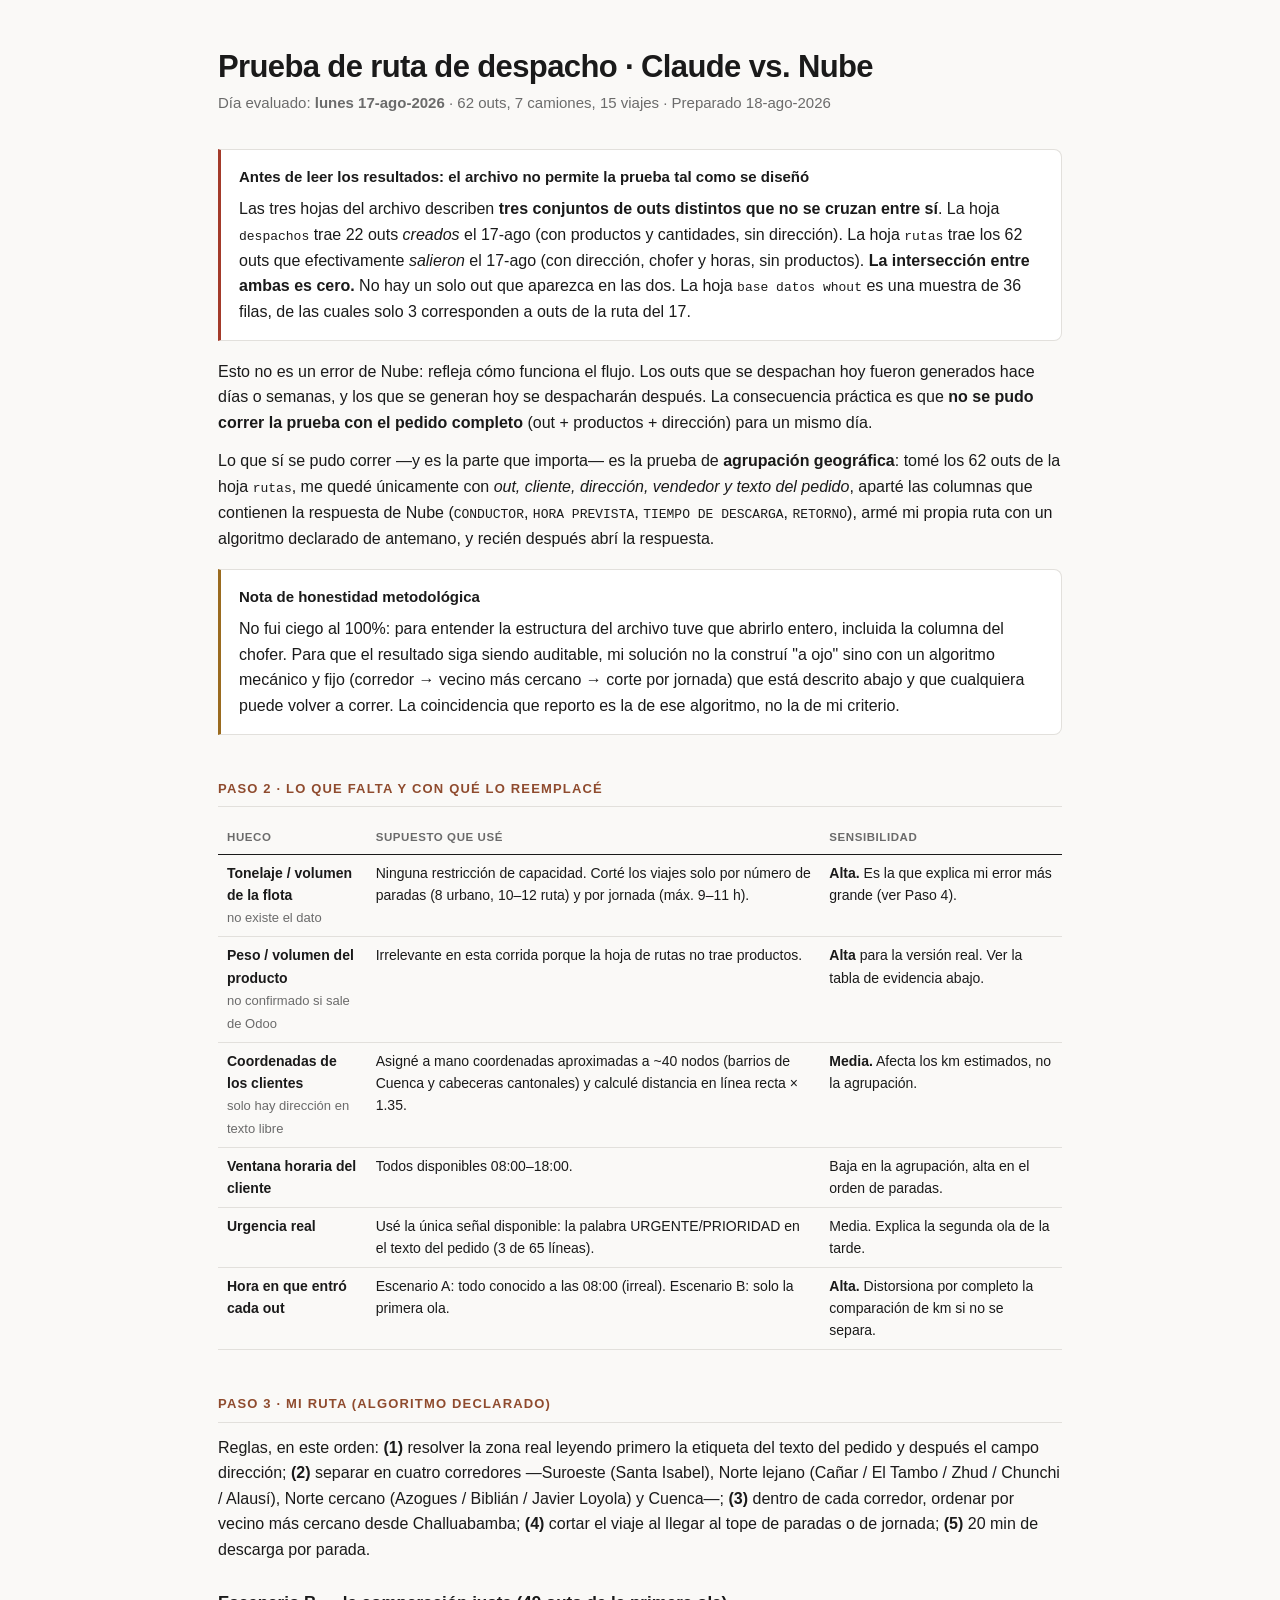
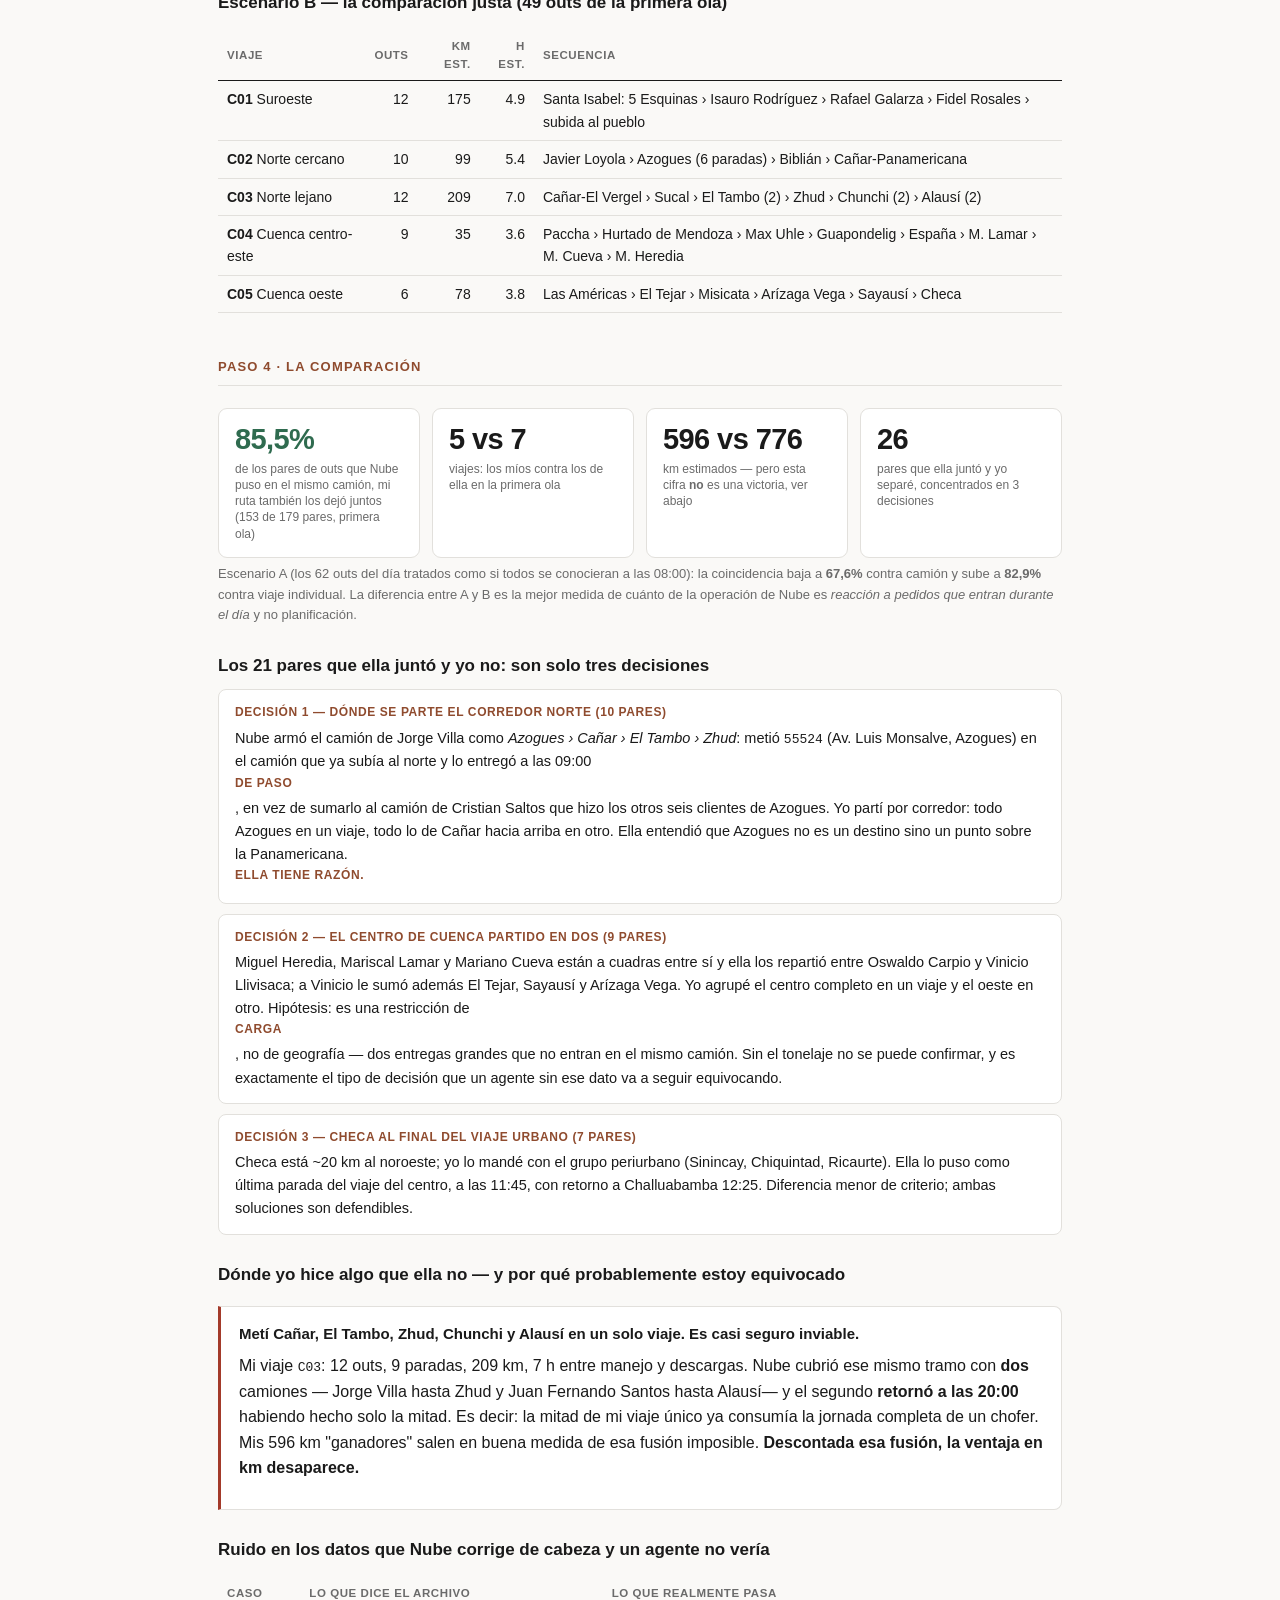
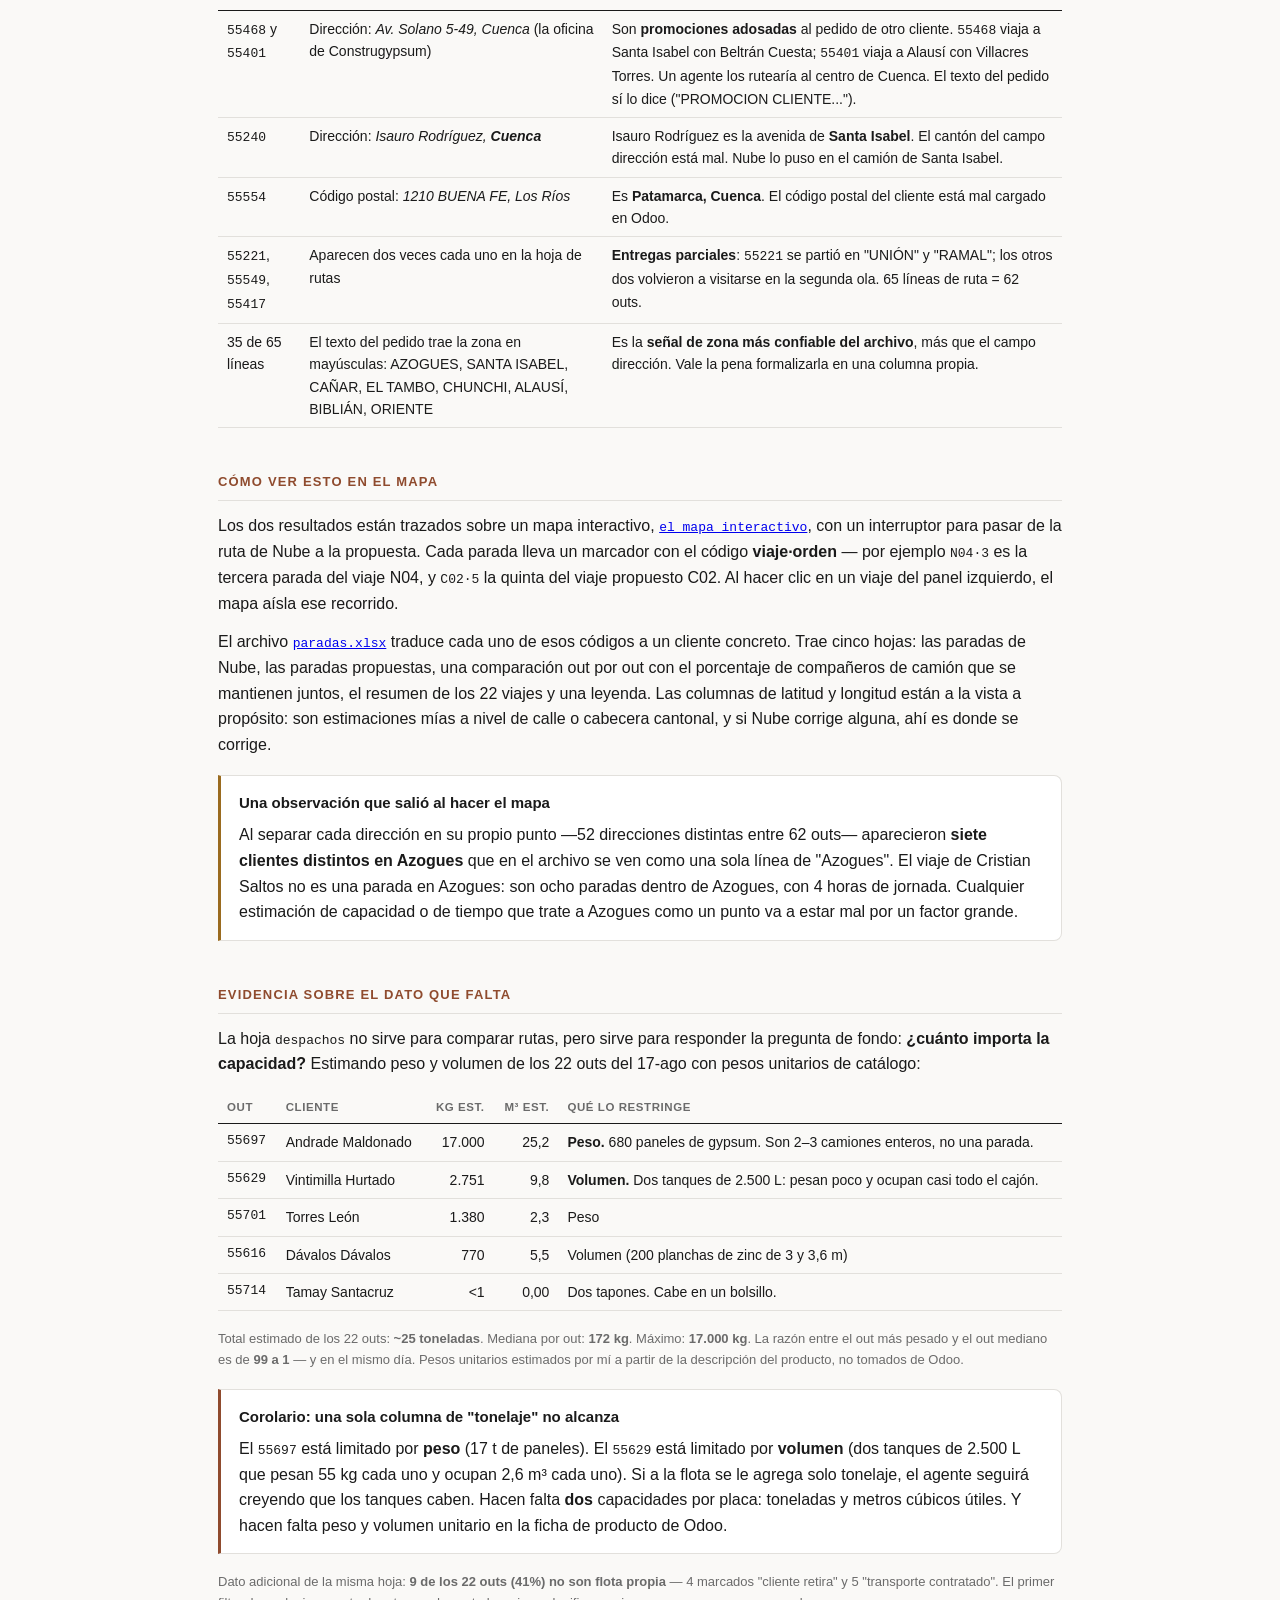
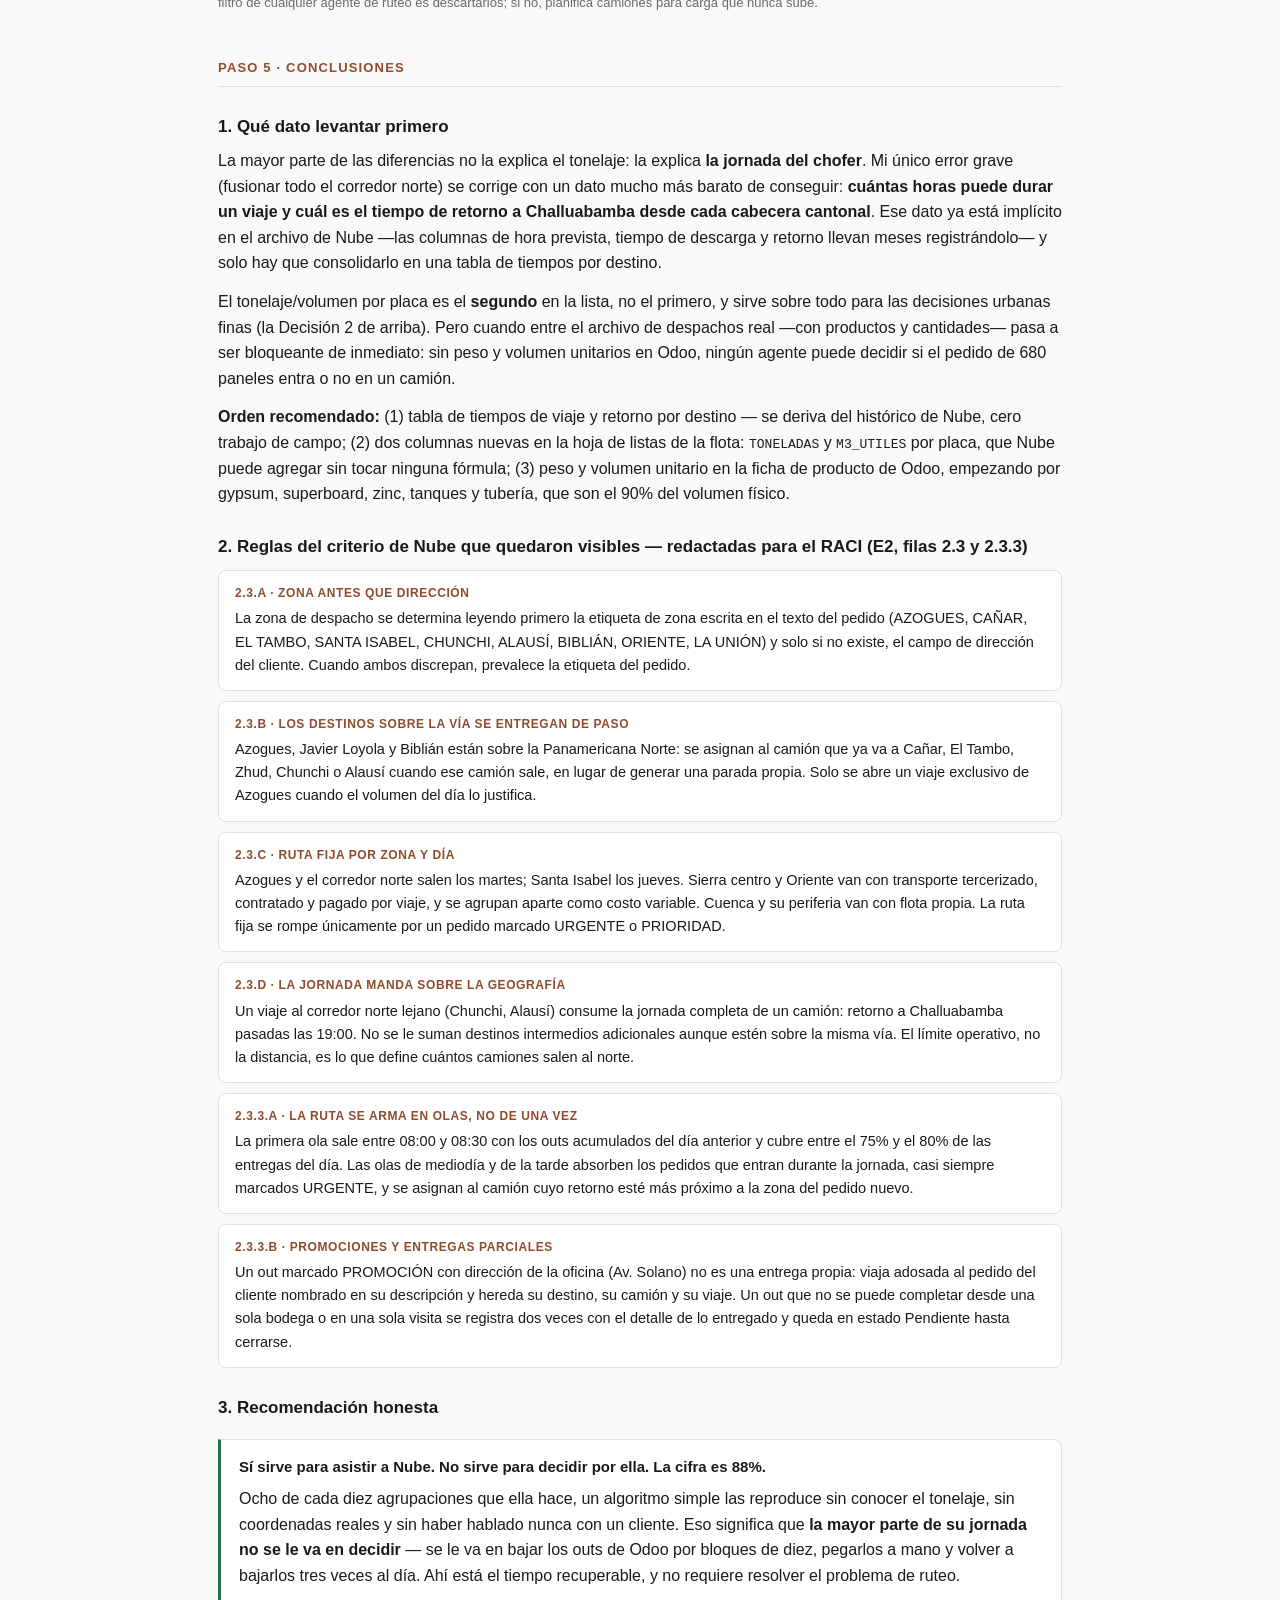
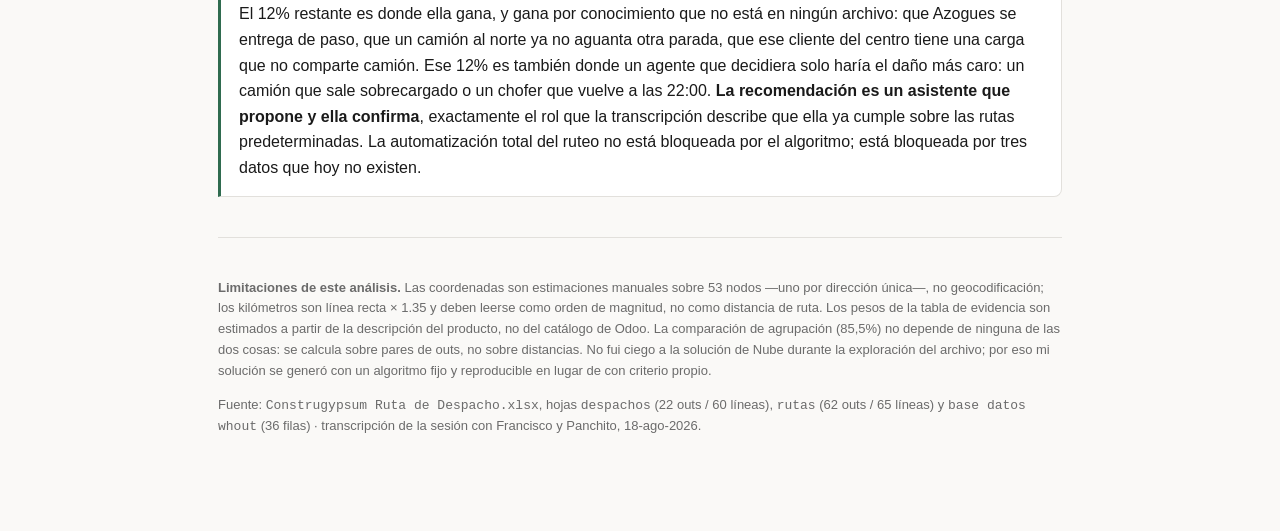
<file: ruta-despacho/informe.html>
<!DOCTYPE html><html lang="es"><head><meta charset="utf-8">
<meta name="viewport" content="width=device-width,initial-scale=1">
<meta name="robots" content="noindex,nofollow,noarchive">

<title>Prueba de ruta · Claude vs. Nube · 17-ago-2026</title>
<style>
:root{--ink:#1a1a1a;--mut:#6b6b6b;--line:#e2e0dc;--bg:#faf9f7;--acc:#8f4b2e;--ok:#2f6b4f;--warn:#9a6b1f;--bad:#a33a2a}
*{box-sizing:border-box}
body{margin:0;background:var(--bg);color:var(--ink);font:16px/1.6 -apple-system,BlinkMacSystemFont,"Segoe UI",Helvetica,Arial,sans-serif}
.wrap{max-width:900px;margin:0 auto;padding:48px 28px 90px}
h1{font-size:31px;line-height:1.2;margin:0 0 6px;letter-spacing:-.02em}
.sub{color:var(--mut);font-size:15px;margin:0 0 34px}
h2{font-size:13px;letter-spacing:.09em;text-transform:uppercase;color:var(--acc);margin:44px 0 12px;padding-bottom:7px;border-bottom:1px solid var(--line)}
h3{font-size:17px;margin:26px 0 8px}
p{margin:0 0 13px}
table{width:100%;border-collapse:collapse;font-size:14px;margin:14px 0 18px}
th{text-align:left;font-weight:600;font-size:11.5px;letter-spacing:.05em;text-transform:uppercase;color:var(--mut);border-bottom:1.5px solid var(--ink);padding:7px 9px}
td{padding:7px 9px;border-bottom:1px solid var(--line);vertical-align:top}
td.n,th.n{text-align:right;font-variant-numeric:tabular-nums}
.kpis{display:grid;grid-template-columns:repeat(auto-fit,minmax(155px,1fr));gap:12px;margin:22px 0 6px}
.k{background:#fff;border:1px solid var(--line);border-radius:9px;padding:15px 16px}
.k .v{font-size:29px;font-weight:640;letter-spacing:-.02em;line-height:1.1}
.k .l{font-size:12px;color:var(--mut);margin-top:5px;line-height:1.35}
.box{background:#fff;border:1px solid var(--line);border-left:3px solid var(--acc);border-radius:0 8px 8px 0;padding:15px 18px;margin:18px 0}
.box.bad{border-left-color:var(--bad)}.box.ok{border-left-color:var(--ok)}.box.warn{border-left-color:var(--warn)}
.box h4{margin:0 0 7px;font-size:15px}
code,.mono{font-family:ui-monospace,SFMono-Regular,Menlo,monospace;font-size:13px}
.tag{display:inline-block;font-size:11px;padding:2px 7px;border-radius:99px;background:#efece7;color:var(--mut);margin-right:5px}
ul,ol{margin:0 0 14px;padding-left:20px}li{margin-bottom:6px}
.rule{background:#fff;border:1px solid var(--line);border-radius:8px;padding:13px 16px;margin:10px 0;font-size:14.5px}
.rule b{display:block;font-size:12px;letter-spacing:.05em;text-transform:uppercase;color:var(--acc);margin-bottom:4px}
hr{border:0;border-top:1px solid var(--line);margin:40px 0}
.small{font-size:13px;color:var(--mut)}
</style></head><body><div class="wrap">

<h1>Prueba de ruta de despacho · Claude vs. Nube</h1>
<p class="sub">Día evaluado: <b>lunes 17-ago-2026</b> · 62 outs, 7 camiones, 15 viajes · Preparado 18-ago-2026</p>

<div class="box bad">
<h4>Antes de leer los resultados: el archivo no permite la prueba tal como se diseñó</h4>
<p style="margin:0">Las tres hojas del archivo describen <b>tres conjuntos de outs distintos que no se cruzan entre sí</b>. La hoja <span class="mono">despachos</span> trae 22 outs <i>creados</i> el 17-ago (con productos y cantidades, sin dirección). La hoja <span class="mono">rutas</span> trae los 62 outs que efectivamente <i>salieron</i> el 17-ago (con dirección, chofer y horas, sin productos). <b>La intersección entre ambas es cero.</b> No hay un solo out que aparezca en las dos. La hoja <span class="mono">base datos whout</span> es una muestra de 36 filas, de las cuales solo 3 corresponden a outs de la ruta del 17.</p>
</div>

<p>Esto no es un error de Nube: refleja cómo funciona el flujo. Los outs que se despachan hoy fueron generados hace días o semanas, y los que se generan hoy se despacharán después. La consecuencia práctica es que <b>no se pudo correr la prueba con el pedido completo</b> (out + productos + dirección) para un mismo día.</p>

<p>Lo que sí se pudo correr —y es la parte que importa— es la prueba de <b>agrupación geográfica</b>: tomé los 62 outs de la hoja <span class="mono">rutas</span>, me quedé únicamente con <i>out, cliente, dirección, vendedor y texto del pedido</i>, aparté las columnas que contienen la respuesta de Nube (<span class="mono">CONDUCTOR</span>, <span class="mono">HORA PREVISTA</span>, <span class="mono">TIEMPO DE DESCARGA</span>, <span class="mono">RETORNO</span>), armé mi propia ruta con un algoritmo declarado de antemano, y recién después abrí la respuesta.</p>

<div class="box warn">
<h4>Nota de honestidad metodológica</h4>
<p style="margin:0">No fui ciego al 100%: para entender la estructura del archivo tuve que abrirlo entero, incluida la columna del chofer. Para que el resultado siga siendo auditable, mi solución no la construí "a ojo" sino con un algoritmo mecánico y fijo (corredor → vecino más cercano → corte por jornada) que está descrito abajo y que cualquiera puede volver a correr. La coincidencia que reporto es la de ese algoritmo, no la de mi criterio.</p>
</div>

<h2>Paso 2 · Lo que falta y con qué lo reemplacé</h2>
<table>
<tr><th>Hueco</th><th>Supuesto que usé</th><th>Sensibilidad</th></tr>
<tr><td><b>Tonelaje / volumen de la flota</b><br><span class="small">no existe el dato</span></td><td>Ninguna restricción de capacidad. Corté los viajes solo por número de paradas (8 urbano, 10–12 ruta) y por jornada (máx. 9–11 h).</td><td><b>Alta.</b> Es la que explica mi error más grande (ver Paso 4).</td></tr>
<tr><td><b>Peso / volumen del producto</b><br><span class="small">no confirmado si sale de Odoo</span></td><td>Irrelevante en esta corrida porque la hoja de rutas no trae productos.</td><td><b>Alta</b> para la versión real. Ver la tabla de evidencia abajo.</td></tr>
<tr><td><b>Coordenadas de los clientes</b><br><span class="small">solo hay dirección en texto libre</span></td><td>Asigné a mano coordenadas aproximadas a ~40 nodos (barrios de Cuenca y cabeceras cantonales) y calculé distancia en línea recta × 1.35.</td><td><b>Media.</b> Afecta los km estimados, no la agrupación.</td></tr>
<tr><td><b>Ventana horaria del cliente</b></td><td>Todos disponibles 08:00–18:00.</td><td>Baja en la agrupación, alta en el orden de paradas.</td></tr>
<tr><td><b>Urgencia real</b></td><td>Usé la única señal disponible: la palabra URGENTE/PRIORIDAD en el texto del pedido (3 de 65 líneas).</td><td>Media. Explica la segunda ola de la tarde.</td></tr>
<tr><td><b>Hora en que entró cada out</b></td><td>Escenario A: todo conocido a las 08:00 (irreal). Escenario B: solo la primera ola.</td><td><b>Alta.</b> Distorsiona por completo la comparación de km si no se separa.</td></tr>
</table>

<h2>Paso 3 · Mi ruta (algoritmo declarado)</h2>
<p>Reglas, en este orden: <b>(1)</b> resolver la zona real leyendo primero la etiqueta del texto del pedido y después el campo dirección; <b>(2)</b> separar en cuatro corredores —Suroeste (Santa Isabel), Norte lejano (Cañar / El Tambo / Zhud / Chunchi / Alausí), Norte cercano (Azogues / Biblián / Javier Loyola) y Cuenca—; <b>(3)</b> dentro de cada corredor, ordenar por vecino más cercano desde Challuabamba; <b>(4)</b> cortar el viaje al llegar al tope de paradas o de jornada; <b>(5)</b> 20 min de descarga por parada.</p>

<h3>Escenario B — la comparación justa (49 outs de la primera ola)</h3>
<table>
<tr><th>Viaje</th><th class="n">Outs</th><th class="n">km est.</th><th class="n">h est.</th><th>Secuencia</th></tr>
<tr><td><b>C01</b> Suroeste</td><td class="n">12</td><td class="n">175</td><td class="n">4.9</td><td>Santa Isabel: 5 Esquinas › Isauro Rodríguez › Rafael Galarza › Fidel Rosales › subida al pueblo</td></tr>
<tr><td><b>C02</b> Norte cercano</td><td class="n">10</td><td class="n">99</td><td class="n">5.4</td><td>Javier Loyola › Azogues (6 paradas) › Biblián › Cañar-Panamericana</td></tr>
<tr><td><b>C03</b> Norte lejano</td><td class="n">12</td><td class="n">209</td><td class="n">7.0</td><td>Cañar-El Vergel › Sucal › El Tambo (2) › Zhud › Chunchi (2) › Alausí (2)</td></tr>
<tr><td><b>C04</b> Cuenca centro-este</td><td class="n">9</td><td class="n">35</td><td class="n">3.6</td><td>Paccha › Hurtado de Mendoza › Max Uhle › Guapondelig › España › M. Lamar › M. Cueva › M. Heredia</td></tr>
<tr><td><b>C05</b> Cuenca oeste</td><td class="n">6</td><td class="n">78</td><td class="n">3.8</td><td>Las Américas › El Tejar › Misicata › Arízaga Vega › Sayausí › Checa</td></tr>
</table>

<h2>Paso 4 · La comparación</h2>

<div class="kpis">
<div class="k"><div class="v" style="color:var(--ok)">85,5%</div><div class="l">de los pares de outs que Nube puso en el mismo camión, mi ruta también los dejó juntos (153 de 179 pares, primera ola)</div></div>
<div class="k"><div class="v">5 vs 7</div><div class="l">viajes: los míos contra los de ella en la primera ola</div></div>
<div class="k"><div class="v">596 vs 776</div><div class="l">km estimados — pero esta cifra <b>no</b> es una victoria, ver abajo</div></div>
<div class="k"><div class="v">26</div><div class="l">pares que ella juntó y yo separé, concentrados en 3 decisiones</div></div>
</div>

<p class="small">Escenario A (los 62 outs del día tratados como si todos se conocieran a las 08:00): la coincidencia baja a <b>67,6%</b> contra camión y sube a <b>82,9%</b> contra viaje individual. La diferencia entre A y B es la mejor medida de cuánto de la operación de Nube es <i>reacción a pedidos que entran durante el día</i> y no planificación.</p>

<h3>Los 21 pares que ella juntó y yo no: son solo tres decisiones</h3>

<div class="rule"><b>Decisión 1 — dónde se parte el corredor norte (10 pares)</b>
Nube armó el camión de Jorge Villa como <i>Azogues › Cañar › El Tambo › Zhud</i>: metió <span class="mono">55524</span> (Av. Luis Monsalve, Azogues) en el camión que ya subía al norte y lo entregó a las 09:00 <b>de paso</b>, en vez de sumarlo al camión de Cristian Saltos que hizo los otros seis clientes de Azogues. Yo partí por corredor: todo Azogues en un viaje, todo lo de Cañar hacia arriba en otro. Ella entendió que Azogues no es un destino sino un punto sobre la Panamericana. <b>Ella tiene razón.</b></div>

<div class="rule"><b>Decisión 2 — el centro de Cuenca partido en dos (9 pares)</b>
Miguel Heredia, Mariscal Lamar y Mariano Cueva están a cuadras entre sí y ella los repartió entre Oswaldo Carpio y Vinicio Llivisaca; a Vinicio le sumó además El Tejar, Sayausí y Arízaga Vega. Yo agrupé el centro completo en un viaje y el oeste en otro. Hipótesis: es una restricción de <b>carga</b>, no de geografía — dos entregas grandes que no entran en el mismo camión. Sin el tonelaje no se puede confirmar, y es exactamente el tipo de decisión que un agente sin ese dato va a seguir equivocando.</div>

<div class="rule"><b>Decisión 3 — Checa al final del viaje urbano (7 pares)</b>
Checa está ~20 km al noroeste; yo lo mandé con el grupo periurbano (Sinincay, Chiquintad, Ricaurte). Ella lo puso como última parada del viaje del centro, a las 11:45, con retorno a Challuabamba 12:25. Diferencia menor de criterio; ambas soluciones son defendibles.</div>

<h3>Dónde yo hice algo que ella no — y por qué probablemente estoy equivocado</h3>
<div class="box bad">
<h4>Metí Cañar, El Tambo, Zhud, Chunchi y Alausí en un solo viaje. Es casi seguro inviable.</h4>
<p>Mi viaje <span class="mono">C03</span>: 12 outs, 9 paradas, 209 km, 7 h entre manejo y descargas. Nube cubrió ese mismo tramo con <b>dos</b> camiones — Jorge Villa hasta Zhud y Juan Fernando Santos hasta Alausí— y el segundo <b>retornó a las 20:00</b> habiendo hecho solo la mitad. Es decir: la mitad de mi viaje único ya consumía la jornada completa de un chofer. Mis 596 km "ganadores" salen en buena medida de esa fusión imposible. <b>Descontada esa fusión, la ventaja en km desaparece.</b></p>
</div>

<h3>Ruido en los datos que Nube corrige de cabeza y un agente no vería</h3>
<table>
<tr><th>Caso</th><th>Lo que dice el archivo</th><th>Lo que realmente pasa</th></tr>
<tr><td><span class="mono">55468</span> y <span class="mono">55401</span></td><td>Dirección: <i>Av. Solano 5-49, Cuenca</i> (la oficina de Construgypsum)</td><td>Son <b>promociones adosadas</b> al pedido de otro cliente. <span class="mono">55468</span> viaja a Santa Isabel con Beltrán Cuesta; <span class="mono">55401</span> viaja a Alausí con Villacres Torres. Un agente los rutearía al centro de Cuenca. El texto del pedido sí lo dice ("PROMOCION CLIENTE...").</td></tr>
<tr><td><span class="mono">55240</span></td><td>Dirección: <i>Isauro Rodríguez, <b>Cuenca</b></i></td><td>Isauro Rodríguez es la avenida de <b>Santa Isabel</b>. El cantón del campo dirección está mal. Nube lo puso en el camión de Santa Isabel.</td></tr>
<tr><td><span class="mono">55554</span></td><td>Código postal: <i>1210 BUENA FE, Los Ríos</i></td><td>Es <b>Patamarca, Cuenca</b>. El código postal del cliente está mal cargado en Odoo.</td></tr>
<tr><td><span class="mono">55221</span>, <span class="mono">55549</span>, <span class="mono">55417</span></td><td>Aparecen dos veces cada uno en la hoja de rutas</td><td><b>Entregas parciales</b>: <span class="mono">55221</span> se partió en "UNIÓN" y "RAMAL"; los otros dos volvieron a visitarse en la segunda ola. 65 líneas de ruta = 62 outs.</td></tr>
<tr><td>35 de 65 líneas</td><td>El texto del pedido trae la zona en mayúsculas: AZOGUES, SANTA ISABEL, CAÑAR, EL TAMBO, CHUNCHI, ALAUSÍ, BIBLIÁN, ORIENTE</td><td>Es la <b>señal de zona más confiable del archivo</b>, más que el campo dirección. Vale la pena formalizarla en una columna propia.</td></tr>
</table>

<h2>Cómo ver esto en el mapa</h2>
<p>Los dos resultados están trazados sobre un mapa interactivo, <a href="index.html"><span class="mono">el mapa interactivo</span></a>, con un interruptor para pasar de la ruta de Nube a la propuesta. Cada parada lleva un marcador con el código <b>viaje·orden</b> — por ejemplo <span class="mono">N04·3</span> es la tercera parada del viaje N04, y <span class="mono">C02·5</span> la quinta del viaje propuesto C02. Al hacer clic en un viaje del panel izquierdo, el mapa aísla ese recorrido.</p>
<p>El archivo <a href="paradas.xlsx"><span class="mono">paradas.xlsx</span></a> traduce cada uno de esos códigos a un cliente concreto. Trae cinco hojas: las paradas de Nube, las paradas propuestas, una comparación out por out con el porcentaje de compañeros de camión que se mantienen juntos, el resumen de los 22 viajes y una leyenda. Las columnas de latitud y longitud están a la vista a propósito: son estimaciones mías a nivel de calle o cabecera cantonal, y si Nube corrige alguna, ahí es donde se corrige.</p>
<div class="box warn"><h4>Una observación que salió al hacer el mapa</h4>
<p style="margin:0">Al separar cada dirección en su propio punto —52 direcciones distintas entre 62 outs— aparecieron <b>siete clientes distintos en Azogues</b> que en el archivo se ven como una sola línea de "Azogues". El viaje de Cristian Saltos no es una parada en Azogues: son ocho paradas dentro de Azogues, con 4 horas de jornada. Cualquier estimación de capacidad o de tiempo que trate a Azogues como un punto va a estar mal por un factor grande.</p></div>

<h2>Evidencia sobre el dato que falta</h2>
<p>La hoja <span class="mono">despachos</span> no sirve para comparar rutas, pero sirve para responder la pregunta de fondo: <b>¿cuánto importa la capacidad?</b> Estimando peso y volumen de los 22 outs del 17-ago con pesos unitarios de catálogo:</p>
<table>
<tr><th>Out</th><th>Cliente</th><th class="n">kg est.</th><th class="n">m³ est.</th><th>Qué lo restringe</th></tr>
<tr><td class="mono">55697</td><td>Andrade Maldonado</td><td class="n">17.000</td><td class="n">25,2</td><td><b>Peso.</b> 680 paneles de gypsum. Son 2–3 camiones enteros, no una parada.</td></tr>
<tr><td class="mono">55629</td><td>Vintimilla Hurtado</td><td class="n">2.751</td><td class="n">9,8</td><td><b>Volumen.</b> Dos tanques de 2.500 L: pesan poco y ocupan casi todo el cajón.</td></tr>
<tr><td class="mono">55701</td><td>Torres León</td><td class="n">1.380</td><td class="n">2,3</td><td>Peso</td></tr>
<tr><td class="mono">55616</td><td>Dávalos Dávalos</td><td class="n">770</td><td class="n">5,5</td><td>Volumen (200 planchas de zinc de 3 y 3,6 m)</td></tr>
<tr><td class="mono">55714</td><td>Tamay Santacruz</td><td class="n">&lt;1</td><td class="n">0,00</td><td>Dos tapones. Cabe en un bolsillo.</td></tr>
</table>
<p class="small">Total estimado de los 22 outs: <b>~25 toneladas</b>. Mediana por out: <b>172 kg</b>. Máximo: <b>17.000 kg</b>. La razón entre el out más pesado y el out mediano es de <b>99 a 1</b> — y en el mismo día. Pesos unitarios estimados por mí a partir de la descripción del producto, no tomados de Odoo.</p>

<div class="box">
<h4>Corolario: una sola columna de "tonelaje" no alcanza</h4>
<p style="margin:0">El <span class="mono">55697</span> está limitado por <b>peso</b> (17 t de paneles). El <span class="mono">55629</span> está limitado por <b>volumen</b> (dos tanques de 2.500 L que pesan 55 kg cada uno y ocupan 2,6 m³ cada uno). Si a la flota se le agrega solo tonelaje, el agente seguirá creyendo que los tanques caben. Hacen falta <b>dos</b> capacidades por placa: toneladas y metros cúbicos útiles. Y hacen falta peso y volumen unitario en la ficha de producto de Odoo.</p>
</div>
<p class="small">Dato adicional de la misma hoja: <b>9 de los 22 outs (41%) no son flota propia</b> — 4 marcados "cliente retira" y 5 "transporte contratado". El primer filtro de cualquier agente de ruteo es descartarlos; si no, planifica camiones para carga que nunca sube.</p>

<h2>Paso 5 · Conclusiones</h2>

<h3>1. Qué dato levantar primero</h3>
<p>La mayor parte de las diferencias no la explica el tonelaje: la explica <b>la jornada del chofer</b>. Mi único error grave (fusionar todo el corredor norte) se corrige con un dato mucho más barato de conseguir: <b>cuántas horas puede durar un viaje y cuál es el tiempo de retorno a Challuabamba desde cada cabecera cantonal</b>. Ese dato ya está implícito en el archivo de Nube —las columnas de hora prevista, tiempo de descarga y retorno llevan meses registrándolo— y solo hay que consolidarlo en una tabla de tiempos por destino.</p>
<p>El tonelaje/volumen por placa es el <b>segundo</b> en la lista, no el primero, y sirve sobre todo para las decisiones urbanas finas (la Decisión 2 de arriba). Pero cuando entre el archivo de despachos real —con productos y cantidades— pasa a ser bloqueante de inmediato: sin peso y volumen unitarios en Odoo, ningún agente puede decidir si el pedido de 680 paneles entra o no en un camión.</p>
<p><b>Orden recomendado:</b> (1) tabla de tiempos de viaje y retorno por destino — se deriva del histórico de Nube, cero trabajo de campo; (2) dos columnas nuevas en la hoja de listas de la flota: <span class="mono">TONELADAS</span> y <span class="mono">M3_UTILES</span> por placa, que Nube puede agregar sin tocar ninguna fórmula; (3) peso y volumen unitario en la ficha de producto de Odoo, empezando por gypsum, superboard, zinc, tanques y tubería, que son el 90% del volumen físico.</p>

<h3>2. Reglas del criterio de Nube que quedaron visibles — redactadas para el RACI (E2, filas 2.3 y 2.3.3)</h3>

<div class="rule"><b>2.3.a · Zona antes que dirección</b>La zona de despacho se determina leyendo primero la etiqueta de zona escrita en el texto del pedido (AZOGUES, CAÑAR, EL TAMBO, SANTA ISABEL, CHUNCHI, ALAUSÍ, BIBLIÁN, ORIENTE, LA UNIÓN) y solo si no existe, el campo de dirección del cliente. Cuando ambos discrepan, prevalece la etiqueta del pedido.</div>

<div class="rule"><b>2.3.b · Los destinos sobre la vía se entregan de paso</b>Azogues, Javier Loyola y Biblián están sobre la Panamericana Norte: se asignan al camión que ya va a Cañar, El Tambo, Zhud, Chunchi o Alausí cuando ese camión sale, en lugar de generar una parada propia. Solo se abre un viaje exclusivo de Azogues cuando el volumen del día lo justifica.</div>

<div class="rule"><b>2.3.c · Ruta fija por zona y día</b>Azogues y el corredor norte salen los martes; Santa Isabel los jueves. Sierra centro y Oriente van con transporte tercerizado, contratado y pagado por viaje, y se agrupan aparte como costo variable. Cuenca y su periferia van con flota propia. La ruta fija se rompe únicamente por un pedido marcado URGENTE o PRIORIDAD.</div>

<div class="rule"><b>2.3.d · La jornada manda sobre la geografía</b>Un viaje al corredor norte lejano (Chunchi, Alausí) consume la jornada completa de un camión: retorno a Challuabamba pasadas las 19:00. No se le suman destinos intermedios adicionales aunque estén sobre la misma vía. El límite operativo, no la distancia, es lo que define cuántos camiones salen al norte.</div>

<div class="rule"><b>2.3.3.a · La ruta se arma en olas, no de una vez</b>La primera ola sale entre 08:00 y 08:30 con los outs acumulados del día anterior y cubre entre el 75% y el 80% de las entregas del día. Las olas de mediodía y de la tarde absorben los pedidos que entran durante la jornada, casi siempre marcados URGENTE, y se asignan al camión cuyo retorno esté más próximo a la zona del pedido nuevo.</div>

<div class="rule"><b>2.3.3.b · Promociones y entregas parciales</b>Un out marcado PROMOCIÓN con dirección de la oficina (Av. Solano) no es una entrega propia: viaja adosada al pedido del cliente nombrado en su descripción y hereda su destino, su camión y su viaje. Un out que no se puede completar desde una sola bodega o en una sola visita se registra dos veces con el detalle de lo entregado y queda en estado Pendiente hasta cerrarse.</div>

<h3>3. Recomendación honesta</h3>
<div class="box ok">
<h4>Sí sirve para asistir a Nube. No sirve para decidir por ella. La cifra es 88%.</h4>
<p>Ocho de cada diez agrupaciones que ella hace, un algoritmo simple las reproduce sin conocer el tonelaje, sin coordenadas reales y sin haber hablado nunca con un cliente. Eso significa que <b>la mayor parte de su jornada no se le va en decidir</b> — se le va en bajar los outs de Odoo por bloques de diez, pegarlos a mano y volver a bajarlos tres veces al día. Ahí está el tiempo recuperable, y no requiere resolver el problema de ruteo.</p>
<p style="margin-bottom:0">El 12% restante es donde ella gana, y gana por conocimiento que no está en ningún archivo: que Azogues se entrega de paso, que un camión al norte ya no aguanta otra parada, que ese cliente del centro tiene una carga que no comparte camión. Ese 12% es también donde un agente que decidiera solo haría el daño más caro: un camión que sale sobrecargado o un chofer que vuelve a las 22:00. <b>La recomendación es un asistente que propone y ella confirma</b>, exactamente el rol que la transcripción describe que ella ya cumple sobre las rutas predeterminadas. La automatización total del ruteo no está bloqueada por el algoritmo; está bloqueada por tres datos que hoy no existen.</p>
</div>

<hr>
<p class="small"><b>Limitaciones de este análisis.</b> Las coordenadas son estimaciones manuales sobre 53 nodos —uno por dirección única—, no geocodificación; los kilómetros son línea recta × 1.35 y deben leerse como orden de magnitud, no como distancia de ruta. Los pesos de la tabla de evidencia son estimados a partir de la descripción del producto, no del catálogo de Odoo. La comparación de agrupación (85,5%) no depende de ninguna de las dos cosas: se calcula sobre pares de outs, no sobre distancias. No fui ciego a la solución de Nube durante la exploración del archivo; por eso mi solución se generó con un algoritmo fijo y reproducible en lugar de con criterio propio.</p>
<p class="small">Fuente: <span class="mono">Construgypsum Ruta de Despacho.xlsx</span>, hojas <span class="mono">despachos</span> (22 outs / 60 líneas), <span class="mono">rutas</span> (62 outs / 65 líneas) y <span class="mono">base datos whout</span> (36 filas) · transcripción de la sesión con Francisco y Panchito, 18-ago-2026.</p>

</div></body></html>
</file>
<file: assets/css/styles.css>
/* ============================================================
   CONSTRUGYPSUM — Sistema de diseño v2 (2026)
   Base: Azul marino #1F3557 · Naranja #D9822B
   Tipografía: Montserrat (titulares) · Inter (texto / UI)
   ============================================================ */

:root {
  /* Marca */
  --navy-950: #081225;
  --navy-900: #0C1A30;
  --navy-800: #12243F;
  --navy-700: #1F3557;
  --navy-600: #2C4A76;
  --navy-500: #3E5F8F;
  --orange-700: #A85E18;
  --orange-600: #B96A1D;
  --orange-500: #D9822B;
  --orange-400: #E8983F;
  --orange-100: #FBEBD9;
  --orange-50:  #FDF6EC;

  /* Neutros */
  --ink: #16202C;
  --text: #2A3542;
  --muted: #5F6C7B;
  --muted-2: #8A96A5;
  --line: #E2E7ED;
  --line-2: #EDF0F4;
  --slate-50: #F5F7FA;
  --sand: #F7F4EF;
  --white: #FFFFFF;

  /* Estado */
  --green: #1F7A48;
  --green-50: #E9F5EE;
  --red: #B23A2A;
  --wa: #25D366;

  /* Forma */
  --r-sm: 8px;
  --r: 14px;
  --r-lg: 22px;
  --r-pill: 999px;
  --shadow-xs: 0 1px 2px rgba(12, 26, 48, .06);
  --shadow-sm: 0 2px 8px rgba(12, 26, 48, .08);
  --shadow: 0 10px 30px -10px rgba(12, 26, 48, .18);
  --shadow-lg: 0 24px 60px -20px rgba(12, 26, 48, .30);
  --ring: 0 0 0 3px rgba(217, 130, 43, .35);

  /* Tipografía */
  --font-display: 'Montserrat', 'Segoe UI', Arial, sans-serif;
  --font-body: 'Inter', 'Segoe UI', Arial, sans-serif;

  /* Layout */
  --container: 1240px;
  --gutter: 24px;
  --header-h: 76px;
}

/* ---------- Reset y base ---------- */
*, *::before, *::after { box-sizing: border-box; margin: 0; padding: 0; }
html { scroll-behavior: smooth; -webkit-text-size-adjust: 100%; }
body {
  font-family: var(--font-body);
  color: var(--text);
  background: var(--white);
  line-height: 1.6;
  font-size: 16px;
  -webkit-font-smoothing: antialiased;
  -moz-osx-font-smoothing: grayscale;
}
img, svg { max-width: 100%; display: block; }
a { color: var(--orange-600); text-decoration: none; }
a:hover { text-decoration: underline; }
button { font-family: inherit; }
h1, h2, h3, h4 { font-family: var(--font-display); color: var(--navy-700); line-height: 1.15; letter-spacing: -0.01em; }
h1 { font-size: clamp(34px, 4.6vw, 58px); font-weight: 800; letter-spacing: -0.025em; }
h2 { font-size: clamp(27px, 3.2vw, 40px); font-weight: 800; letter-spacing: -0.02em; }
h3 { font-size: 19px; font-weight: 700; }
strong { font-weight: 600; }
::selection { background: var(--orange-100); color: var(--navy-900); }

:focus-visible { outline: none; box-shadow: var(--ring); border-radius: 6px; }

.container { max-width: var(--container); margin: 0 auto; padding: 0 var(--gutter); }
.container--narrow { max-width: 860px; }

.skip-link {
  position: absolute; left: 12px; top: -60px; z-index: 1000;
  background: var(--navy-900); color: #fff; padding: 10px 16px; border-radius: 8px; font-weight: 600;
}
.skip-link:focus { top: 12px; }

/* ---------- Tipografía utilitaria ---------- */
.kicker {
  display: inline-flex; align-items: center; gap: 10px;
  text-transform: uppercase; letter-spacing: .18em; font-size: 12px;
  font-weight: 700; color: var(--orange-600); margin-bottom: 14px;
}
.kicker::before { content: ""; width: 26px; height: 2px; background: var(--orange-500); border-radius: 2px; }
.section-head { max-width: 720px; margin-bottom: 44px; }
.section-head--center { margin-left: auto; margin-right: auto; text-align: center; }
.section-head--center .kicker::before { display: none; }
.section-head .sub { color: var(--muted); font-size: 17px; margin-top: 14px; max-width: 640px; }
.section-head--center .sub { margin-left: auto; margin-right: auto; }
.section-head--row { display: flex; align-items: flex-end; justify-content: space-between; gap: 24px; max-width: none; }
.section-head--row > div { max-width: 720px; }
.lead { font-size: 18px; color: var(--muted); }
.small { font-size: 13px; color: var(--muted); }
.text-center { text-align: center; }
.mt-1 { margin-top: 8px; } .mt-2 { margin-top: 16px; } .mt-3 { margin-top: 24px; } .mt-4 { margin-top: 40px; } .mt-5 { margin-top: 64px; }
.mb-2 { margin-bottom: 16px; } .mb-3 { margin-bottom: 24px; }
.hidden { display: none !important; }
.sr-only { position: absolute; width: 1px; height: 1px; overflow: hidden; clip: rect(0 0 0 0); white-space: nowrap; }

/* ---------- Botones ---------- */
.btn {
  display: inline-flex; align-items: center; justify-content: center; gap: 9px;
  padding: 14px 24px; border-radius: 10px; border: 1.5px solid transparent;
  font-weight: 600; font-size: 15px; line-height: 1.1; cursor: pointer;
  transition: background .18s ease, color .18s ease, transform .18s ease, box-shadow .18s ease, border-color .18s ease;
  text-decoration: none !important; white-space: nowrap;
}
.btn svg { width: 18px; height: 18px; flex: none; }
.btn:active { transform: translateY(1px); }
.btn-primary { background: var(--orange-500); color: #fff; box-shadow: 0 6px 16px -6px rgba(217,130,43,.6); }
.btn-primary:hover { background: var(--orange-600); transform: translateY(-1px); box-shadow: 0 10px 22px -8px rgba(217,130,43,.7); }
.btn-navy { background: var(--navy-700); color: #fff; }
.btn-navy:hover { background: var(--navy-800); transform: translateY(-1px); }
.btn-outline { background: transparent; color: var(--navy-700); border-color: var(--navy-700); }
.btn-outline:hover { background: var(--navy-700); color: #fff; }
.btn-ghost { background: transparent; color: var(--navy-700); border-color: var(--line); }
.btn-ghost:hover { border-color: var(--navy-700); background: var(--slate-50); }
.btn-light { background: #fff; color: var(--navy-800); }
.btn-light:hover { background: var(--sand); }
.btn-white-outline { background: transparent; color: #fff; border-color: rgba(255,255,255,.45); }
.btn-white-outline:hover { background: rgba(255,255,255,.1); border-color: #fff; }
.btn-wa { background: var(--wa); color: #fff; }
.btn-wa:hover { background: #1EBE5A; transform: translateY(-1px); }
.btn-sm { padding: 10px 16px; font-size: 13.5px; border-radius: 8px; }
.btn-sm svg { width: 15px; height: 15px; }
.btn-lg { padding: 17px 30px; font-size: 16px; border-radius: 12px; }
.btn-block { display: flex; width: 100%; }
.btn[disabled] { opacity: .5; cursor: not-allowed; }
.link-arrow { font-weight: 600; color: var(--navy-700); display: inline-flex; align-items: center; gap: 6px; }
.link-arrow::after { content: "→"; transition: transform .18s; }
.link-arrow:hover { text-decoration: none; color: var(--orange-600); }
.link-arrow:hover::after { transform: translateX(3px); }

/* ---------- Barra superior ---------- */
.topbar { background: var(--navy-900); color: #B9C7DA; font-size: 13px; }
.topbar .container { display: flex; justify-content: space-between; align-items: center; gap: 14px; min-height: 36px; }
.topbar a { color: #D8E2EF; display: inline-flex; align-items: center; gap: 6px; }
.topbar a:hover { color: #fff; text-decoration: none; }
.topbar svg { width: 14px; height: 14px; opacity: .8; }
.topbar .tb-left, .topbar .tb-right { display: flex; gap: 18px; align-items: center; flex-wrap: wrap; }
.topbar .tb-right { color: #8FA1B9; }
.topbar .tb-right strong { color: #E3EAF3; font-weight: 600; }

/* ---------- Header ---------- */
.site-header {
  position: sticky; top: 0; z-index: 500;
  background: rgba(255,255,255,.92);
  backdrop-filter: saturate(180%) blur(12px);
  -webkit-backdrop-filter: saturate(180%) blur(12px);
  border-bottom: 1px solid var(--line-2);
  transition: box-shadow .2s;
}
.site-header.is-scrolled { box-shadow: 0 6px 24px -12px rgba(12,26,48,.25); }
.site-header .container { display: flex; align-items: center; gap: 22px; height: var(--header-h); max-width: 1320px; }
.logo { display: flex; align-items: center; gap: 11px; text-decoration: none !important; flex: none; }
.logo-mark {
  width: 40px; height: 40px; border-radius: 11px;
  background: linear-gradient(135deg, var(--navy-700), var(--navy-900));
  display: grid; place-items: center; color: #fff; box-shadow: inset 0 0 0 1px rgba(255,255,255,.08);
}
.logo-mark svg { width: 24px; height: 24px; }
.logo-text { display: flex; flex-direction: column; line-height: 1; }
.logo-main { font-family: var(--font-display); font-size: 22px; font-weight: 800; color: var(--navy-700); letter-spacing: -0.02em; }
.logo-main span { color: var(--orange-500); }
.logo-tag { font-size: 10.5px; color: var(--muted-2); margin-top: 4px; letter-spacing: .02em; }

.main-nav { display: flex; align-items: center; gap: 4px; margin-left: 8px; }
.main-nav a {
  color: var(--navy-700); font-weight: 600; font-size: 14.5px; text-decoration: none !important;
  padding: 9px 13px; border-radius: 9px; position: relative; transition: background .15s, color .15s;
}
.main-nav a:hover { background: var(--slate-50); }
.main-nav a.active { color: var(--orange-600); }
.main-nav a.active::after {
  content: ""; position: absolute; left: 13px; right: 13px; bottom: 3px; height: 2.5px; border-radius: 2px; background: var(--orange-500);
}

.header-search { flex: 1 1 200px; min-width: 190px; max-width: 340px; margin-left: auto; position: relative; }
.header-search input {
  width: 100%; padding: 10px 14px 10px 40px; border: 1.5px solid var(--line); border-radius: 10px;
  font-size: 14px; font-family: inherit; background: var(--slate-50); transition: border-color .15s, background .15s;
}
.header-search input:focus { background: #fff; border-color: var(--navy-500); box-shadow: none; outline: none; }
.header-search svg { position: absolute; left: 13px; top: 50%; transform: translateY(-50%); width: 17px; height: 17px; color: var(--muted-2); pointer-events: none; }

.nav-cta { display: flex; align-items: center; gap: 10px; flex: none; }
.quote-link {
  position: relative; display: inline-flex; align-items: center; gap: 8px; font-weight: 600; font-size: 14px;
  color: var(--navy-700); text-decoration: none !important; padding: 9px 12px; border-radius: 10px; border: 1.5px solid var(--line);
  transition: border-color .15s, background .15s;
}
.quote-link:hover { border-color: var(--navy-700); }
.quote-link svg { width: 18px; height: 18px; }
.quote-badge {
  background: var(--orange-500); color: #fff; border-radius: var(--r-pill);
  font-size: 11.5px; font-weight: 700; min-width: 20px; height: 20px; padding: 0 6px; display: inline-grid; place-items: center;
}
.quote-badge.is-bump { animation: bump .4s ease; }
@keyframes bump { 0% { transform: scale(1); } 40% { transform: scale(1.35); } 100% { transform: scale(1); } }

.nav-toggle { display: none; background: none; border: 1.5px solid var(--line); border-radius: 10px; width: 44px; height: 44px; color: var(--navy-700); cursor: pointer; place-items: center; }
.nav-toggle svg { width: 22px; height: 22px; }

/* Drawer móvil */
.drawer { position: fixed; inset: 0; z-index: 600; display: none; }
.drawer.open { display: block; }
.drawer-backdrop { position: absolute; inset: 0; background: rgba(8,18,37,.5); backdrop-filter: blur(2px); }
.drawer-panel {
  position: absolute; top: 0; right: 0; bottom: 0; width: min(360px, 88vw); background: #fff;
  padding: 22px 22px 32px; display: flex; flex-direction: column; gap: 6px; overflow-y: auto;
  box-shadow: var(--shadow-lg); animation: slideIn .25s ease;
}
@keyframes slideIn { from { transform: translateX(30px); opacity: 0; } to { transform: none; opacity: 1; } }
.drawer-head { display: flex; align-items: center; justify-content: space-between; margin-bottom: 14px; }
.drawer-close { background: var(--slate-50); border: none; width: 40px; height: 40px; border-radius: 10px; display: grid; place-items: center; cursor: pointer; color: var(--navy-700); }
.drawer-close svg { width: 20px; height: 20px; }
.drawer-panel a.nav-item { display: block; padding: 13px 12px; border-radius: 10px; font-weight: 600; font-size: 16px; color: var(--navy-700); text-decoration: none !important; }
.drawer-panel a.nav-item:hover, .drawer-panel a.nav-item.active { background: var(--slate-50); color: var(--orange-600); }
.drawer-panel .drawer-foot { margin-top: auto; padding-top: 18px; border-top: 1px solid var(--line-2); display: grid; gap: 10px; }
.drawer-panel .drawer-contact { font-size: 13.5px; color: var(--muted); display: grid; gap: 6px; }

/* ---------- Hero ---------- */
.hero {
  position: relative; overflow: hidden; color: #fff;
  background:
    radial-gradient(900px 500px at 85% -10%, rgba(217,130,43,.28), transparent 60%),
    radial-gradient(700px 500px at -10% 110%, rgba(62,95,143,.45), transparent 60%),
    linear-gradient(160deg, var(--navy-800) 0%, var(--navy-900) 60%, var(--navy-950) 100%);
}
.hero::before {
  content: ""; position: absolute; inset: 0; pointer-events: none; opacity: .35;
  background-image:
    linear-gradient(rgba(255,255,255,.06) 1px, transparent 1px),
    linear-gradient(90deg, rgba(255,255,255,.06) 1px, transparent 1px);
  background-size: 48px 48px;
  mask-image: radial-gradient(ellipse at 60% 40%, #000 20%, transparent 75%);
  -webkit-mask-image: radial-gradient(ellipse at 60% 40%, #000 20%, transparent 75%);
}
.hero .container {
  position: relative; display: grid; grid-template-columns: 1.15fr .85fr; gap: 56px; align-items: center;
  padding-top: 72px; padding-bottom: 72px;
}
.hero-eyebrow {
  display: inline-flex; align-items: center; gap: 10px; padding: 7px 14px 7px 8px; border-radius: var(--r-pill);
  background: rgba(255,255,255,.08); border: 1px solid rgba(255,255,255,.14); font-size: 13px; font-weight: 500; color: #DCE5F0; margin-bottom: 24px;
}
.hero-eyebrow .dot { width: 22px; height: 22px; border-radius: 50%; background: var(--orange-500); display: grid; place-items: center; font-size: 11px; font-weight: 800; color: #fff; }
.hero h1 { color: #fff; max-width: 640px; }
.hero h1 em { color: var(--orange-400); font-style: normal; position: relative; white-space: nowrap; }
.hero h1 em::after {
  content: ""; position: absolute; left: 0; right: 0; bottom: 2px; height: 5px; border-radius: 3px;
  background: rgba(232,152,63,.35);
}
.hero .lead { color: #C3D0E0; margin: 22px 0 32px; max-width: 540px; font-size: 18.5px; }
.hero-actions { display: flex; gap: 14px; flex-wrap: wrap; }
.hero-trust { margin-top: 44px; display: grid; grid-template-columns: repeat(4, auto); gap: 32px; justify-content: start; }
.hero-trust div { font-size: 13px; color: #A9B8CB; line-height: 1.3; }
.hero-trust strong { display: block; font-family: var(--font-display); font-size: 28px; font-weight: 800; color: #fff; letter-spacing: -0.02em; margin-bottom: 2px; }
.hero-trust strong span { color: var(--orange-400); }

/* Tarjeta de cotización rápida */
.quick-quote {
  background: #fff; color: var(--text); border-radius: var(--r-lg); padding: 28px; box-shadow: var(--shadow-lg);
  position: relative;
}
.quick-quote::before {
  content: ""; position: absolute; inset: -1px; border-radius: inherit; padding: 1px; pointer-events: none;
  background: linear-gradient(135deg, rgba(217,130,43,.6), rgba(255,255,255,.1) 40%, rgba(255,255,255,.1));
  -webkit-mask: linear-gradient(#000 0 0) content-box, linear-gradient(#000 0 0); -webkit-mask-composite: xor; mask-composite: exclude;
}
.quick-quote h3 { font-size: 19px; display: flex; align-items: center; gap: 10px; }
.quick-quote h3 .pill { font-family: var(--font-body); font-size: 11px; font-weight: 700; letter-spacing: .08em; text-transform: uppercase; background: var(--orange-50); color: var(--orange-700); padding: 4px 9px; border-radius: var(--r-pill); }
.quick-quote p { font-size: 13.5px; color: var(--muted); margin: 6px 0 16px; }
.quick-quote textarea { min-height: 118px; font-size: 14px; }
.quick-quote .row { display: grid; grid-template-columns: 1fr 1fr; gap: 10px; margin-top: 10px; }
.quick-quote .actions { display: grid; grid-template-columns: 1fr 1fr; gap: 10px; margin-top: 14px; }
.quick-quote .foot { font-size: 12px; color: var(--muted-2); margin: 12px 0 0; display: flex; align-items: center; gap: 6px; }
.quick-quote .foot svg { width: 14px; height: 14px; color: var(--green); }

/* ---------- Franja de confianza ---------- */
.trust-strip { background: var(--sand); border-bottom: 1px solid var(--line-2); }
.trust-strip .container { display: grid; grid-template-columns: repeat(4, 1fr); gap: 0; }
.trust-item { display: flex; gap: 14px; align-items: center; padding: 22px 20px; border-left: 1px solid var(--line); }
.trust-item:first-child { border-left: none; padding-left: 0; }
.trust-item .ico { width: 44px; height: 44px; border-radius: 12px; background: #fff; border: 1px solid var(--line); display: grid; place-items: center; color: var(--navy-700); flex: none; }
.trust-item .ico svg { width: 22px; height: 22px; }
.trust-item strong { display: block; font-size: 15px; color: var(--navy-700); }
.trust-item span { font-size: 13px; color: var(--muted); }

/* ---------- Secciones ---------- */
.section { padding: 88px 0; }
.section--tight { padding: 64px 0; }
.section--light { background: var(--slate-50); }
.section--sand { background: var(--sand); }
.section--navy { background: linear-gradient(160deg, var(--navy-800), var(--navy-950)); color: #fff; }
.section--navy h2, .section--navy h3 { color: #fff; }
.section--navy .kicker { color: var(--orange-400); }
.section--navy .sub, .section--navy .lead { color: #B9C7DA; }
.section--navy .section-head .sub { color: #B9C7DA; }

.grid { display: grid; gap: 24px; }
.grid-2 { grid-template-columns: repeat(2, 1fr); }
.grid-3 { grid-template-columns: repeat(3, 1fr); }
.grid-4 { grid-template-columns: repeat(4, 1fr); }
.grid-6 { grid-template-columns: repeat(6, 1fr); }

/* ---------- Tarjetas ---------- */
.card {
  background: #fff; border: 1px solid var(--line-2); border-radius: var(--r); box-shadow: var(--shadow-xs);
  overflow: hidden; display: flex; flex-direction: column; transition: transform .2s ease, box-shadow .2s ease, border-color .2s ease;
}
.card:hover { transform: translateY(-3px); box-shadow: var(--shadow); border-color: var(--line); }
.card-body { padding: 22px; flex: 1; display: flex; flex-direction: column; }
.card h3 { font-size: 17.5px; margin-bottom: 8px; }
.card p { font-size: 14px; color: var(--muted); }
.card .card-actions { margin-top: auto; padding-top: 16px; display: flex; gap: 10px; flex-wrap: wrap; }
.card--flat:hover { transform: none; box-shadow: var(--shadow-xs); }
.tag {
  display: inline-flex; align-items: center; gap: 6px; background: var(--orange-50); color: var(--orange-700);
  font-size: 11px; font-weight: 700; text-transform: uppercase; letter-spacing: .08em;
  border-radius: var(--r-pill); padding: 4px 10px; width: fit-content; margin-bottom: 12px;
}
.tag--navy { background: #EAF0F8; color: var(--navy-600); }
.tag--green { background: var(--green-50); color: var(--green); }

/* Marcador de imagen (a reemplazar por fotografías reales) */
.img-ph {
  position: relative; overflow: hidden; min-height: 200px; border-radius: var(--r);
  background:
    linear-gradient(135deg, #E8EDF3 0%, #F3F6F9 50%, #E6EBF1 100%);
  display: flex; align-items: flex-end;
}
.img-ph::before {
  content: ""; position: absolute; inset: 0; opacity: .5;
  background-image: repeating-linear-gradient(135deg, transparent 0 14px, rgba(31,53,87,.05) 14px 15px);
}
.img-ph::after {
  content: ""; position: absolute; top: 50%; left: 50%; width: 46px; height: 46px; transform: translate(-50%,-60%);
  opacity: .22; background-repeat: no-repeat; background-size: contain;
  background-image: url("data:image/svg+xml,%3Csvg xmlns='http://www.w3.org/2000/svg' viewBox='0 0 24 24' fill='none' stroke='%231F3557' stroke-width='1.6' stroke-linecap='round' stroke-linejoin='round'%3E%3Crect x='3' y='3' width='18' height='18' rx='2'/%3E%3Ccircle cx='8.5' cy='8.5' r='1.5'/%3E%3Cpath d='M21 15l-5-5L5 21'/%3E%3C/svg%3E");
}
.img-ph .ph-label {
  position: relative; z-index: 1; font-size: 11.5px; color: var(--muted); font-style: italic;
  padding: 8px 12px; background: rgba(255,255,255,.88); border-top-right-radius: 8px; max-width: 100%;
}
.img-ph--tall { min-height: 360px; }
.img-ph--sq { aspect-ratio: 1 / 1; min-height: 0; }
.img-ph--wide { aspect-ratio: 16 / 7; min-height: 0; }
.img-ph--dark { background: linear-gradient(135deg, #1B2E4B, #0F1E35); }
.img-ph--dark .ph-label { background: rgba(8,18,37,.7); color: #B9C7DA; }
.img-ph--dark::after { filter: invert(1); opacity: .25; }
.card > .img-ph { border-radius: 0; min-height: 190px; }

/* ---------- MARCAS (muro de 29 marcas por prioridad) ---------- */
.brand-wall { display: grid; gap: 18px; }
.brand-wall--tier1 { grid-template-columns: repeat(4, 1fr); }
.brand-wall--tier2 { grid-template-columns: repeat(6, 1fr); gap: 14px; }
.brand-tier-label {
  display: flex; align-items: center; gap: 14px; margin: 44px 0 18px; color: var(--muted); font-size: 13px; font-weight: 600; letter-spacing: .06em; text-transform: uppercase;
}
.brand-tier-label::after { content: ""; flex: 1; height: 1px; background: var(--line); }

.brand-tile {
  --hue: 215;
  position: relative; display: flex; flex-direction: column; gap: 14px;
  background: #fff; border: 1px solid var(--line-2); border-radius: var(--r); padding: 22px;
  text-decoration: none !important; color: var(--text); box-shadow: var(--shadow-xs);
  transition: transform .2s ease, box-shadow .2s ease, border-color .2s ease; overflow: hidden; min-height: 100%;
}
.brand-tile:hover { transform: translateY(-4px); box-shadow: var(--shadow); border-color: hsl(var(--hue) 40% 80%); }
.brand-tile .rank {
  position: absolute; top: 14px; right: 14px; font-size: 11px; font-weight: 700; color: var(--muted-2);
  background: var(--slate-50); border-radius: var(--r-pill); padding: 3px 8px; letter-spacing: .04em;
}
.brand-logo {
  position: relative; display: grid; place-items: center; height: 108px; border-radius: 12px;
  background: linear-gradient(135deg, hsl(var(--hue) 45% 96%), hsl(var(--hue) 35% 91%));
  border: 1px dashed hsl(var(--hue) 30% 78%); overflow: hidden;
}
.brand-logo img { max-height: 70%; max-width: 78%; object-fit: contain; }
.brand-logo.has-img { background: #fff; border-style: solid; border-color: var(--line-2); }
.brand-logo.has-img .brand-wordmark { display: none; }
.brand-wordmark {
  font-family: var(--font-display); font-weight: 800; font-size: 23px; letter-spacing: -0.02em; line-height: 1;
  color: hsl(var(--hue) 45% 28%); text-align: center; padding: 0 14px; text-transform: uppercase;
}
.brand-wordmark small { display: block; font-family: var(--font-body); font-size: 9.5px; font-weight: 600; letter-spacing: .14em; color: hsl(var(--hue) 25% 55%); margin-top: 8px; }
.brand-meta strong { display: block; font-family: var(--font-display); font-size: 17px; color: var(--navy-700); font-weight: 700; letter-spacing: -0.01em; }
.brand-meta span { display: block; font-size: 12.5px; color: var(--muted); margin-top: 2px; }
.brand-tile p { font-size: 13.5px; color: var(--muted); line-height: 1.5; }
.brand-tile .brand-foot { margin-top: auto; display: flex; align-items: center; justify-content: space-between; font-size: 13px; font-weight: 600; color: var(--navy-700); padding-top: 4px; }
.brand-tile .brand-foot .count { font-weight: 500; color: var(--muted); }
.brand-tile .brand-foot .go { color: var(--orange-600); display: inline-flex; align-items: center; gap: 4px; }
.brand-tile .brand-foot .go::after { content: "→"; transition: transform .18s; }
.brand-tile:hover .brand-foot .go::after { transform: translateX(3px); }

/* Tier 2 — compactas */
.brand-tile--sm { padding: 14px; gap: 10px; }
.brand-tile--sm .brand-logo { height: 66px; border-radius: 10px; }
.brand-tile--sm .brand-wordmark { font-size: 14.5px; }
.brand-tile--sm .brand-wordmark small { display: none; }
.brand-tile--sm .brand-meta strong { font-size: 13.5px; }
.brand-tile--sm .brand-meta span { font-size: 11.5px; }
.brand-tile--sm .rank { top: 9px; right: 9px; font-size: 10px; padding: 2px 6px; }

/* Marquee de marcas (franja) */
.brand-marquee { overflow: hidden; border-top: 1px solid var(--line-2); border-bottom: 1px solid var(--line-2); background: #fff; padding: 18px 0;
  mask-image: linear-gradient(90deg, transparent, #000 8%, #000 92%, transparent); -webkit-mask-image: linear-gradient(90deg, transparent, #000 8%, #000 92%, transparent); }
.brand-marquee .track { display: flex; gap: 48px; width: max-content; animation: marquee 60s linear infinite; }
.brand-marquee:hover .track { animation-play-state: paused; }
.brand-marquee .item { font-family: var(--font-display); font-weight: 800; font-size: 16px; letter-spacing: .04em; color: #AEB9C7; text-transform: uppercase; white-space: nowrap; display: inline-flex; align-items: center; gap: 48px; }
.brand-marquee .item::after { content: "•"; color: var(--orange-400); font-size: 12px; }
@keyframes marquee { from { transform: translateX(0); } to { transform: translateX(-50%); } }

/* ---------- Soluciones / categorías ---------- */
.solution-card {
  position: relative; display: flex; flex-direction: column; gap: 14px; padding: 26px; border-radius: var(--r);
  background: #fff; border: 1px solid var(--line-2); text-decoration: none !important; color: var(--text);
  transition: transform .2s, box-shadow .2s, border-color .2s; min-height: 100%;
}
.solution-card:hover { transform: translateY(-3px); box-shadow: var(--shadow); border-color: var(--line); }
.solution-card .ico {
  width: 52px; height: 52px; border-radius: 14px; display: grid; place-items: center;
  background: linear-gradient(135deg, var(--orange-50), var(--orange-100)); color: var(--orange-700);
}
.solution-card .ico svg { width: 26px; height: 26px; }
.solution-card h3 { font-size: 18px; }
.solution-card p { font-size: 14px; color: var(--muted); }
.solution-card .brands { display: flex; flex-wrap: wrap; gap: 6px; margin-top: auto; }
.solution-card .brands span { font-size: 11.5px; font-weight: 600; color: var(--navy-600); background: var(--slate-50); border-radius: var(--r-pill); padding: 4px 9px; }

/* ---------- Proceso ---------- */
.steps { display: grid; grid-template-columns: repeat(3, 1fr); gap: 24px; position: relative; counter-reset: step; }
.step { position: relative; padding: 28px 26px 26px; background: rgba(255,255,255,.06); border: 1px solid rgba(255,255,255,.12); border-radius: var(--r); }
.step .num {
  width: 44px; height: 44px; border-radius: 12px; background: var(--orange-500); color: #fff;
  display: grid; place-items: center; font-family: var(--font-display); font-weight: 800; font-size: 18px; margin-bottom: 18px;
}
.step h3 { font-size: 18px; margin-bottom: 8px; }
.step p { color: #B9C7DA; font-size: 14.5px; }
.step .time { margin-top: 14px; display: inline-flex; align-items: center; gap: 6px; font-size: 12.5px; font-weight: 600; color: var(--orange-400); }
.step .time svg { width: 14px; height: 14px; }

/* ---------- Segmentos ---------- */
.segments { display: grid; grid-template-columns: repeat(4, 1fr); gap: 20px; }
.segment { padding: 26px; border-radius: var(--r); background: #fff; border: 1px solid var(--line-2); display: flex; flex-direction: column; gap: 12px; }
.segment .ico { width: 46px; height: 46px; border-radius: 12px; background: var(--slate-50); color: var(--navy-700); display: grid; place-items: center; }
.segment .ico svg { width: 24px; height: 24px; }
.segment h3 { font-size: 17px; }
.segment p { font-size: 14px; color: var(--muted); }
.segment ul { list-style: none; display: grid; gap: 7px; font-size: 13.5px; color: var(--text); }
.segment li { display: flex; gap: 8px; align-items: flex-start; }
.segment li::before { content: ""; flex: none; width: 16px; height: 16px; margin-top: 3px; border-radius: 50%; background: var(--green-50);
  background-image: url("data:image/svg+xml,%3Csvg xmlns='http://www.w3.org/2000/svg' viewBox='0 0 24 24' fill='none' stroke='%231F7A48' stroke-width='3' stroke-linecap='round' stroke-linejoin='round'%3E%3Cpath d='M5 13l4 4L19 7'/%3E%3C/svg%3E");
  background-size: 10px; background-position: center; background-repeat: no-repeat; }

/* ---------- Proyectos ---------- */
.project-card { position: relative; border-radius: var(--r); overflow: hidden; min-height: 360px; display: flex; align-items: flex-end; color: #fff; text-decoration: none !important; isolation: isolate; }
.project-card .img-ph { position: absolute; inset: 0; border-radius: 0; min-height: 0; z-index: -1; align-items: flex-start; }
.project-card .img-ph::after { transform: translate(-50%, -140%); }
.project-card .img-ph .ph-label { border-radius: 0 0 8px 0; }
.project-card::after { content: ""; position: absolute; inset: 0; background: linear-gradient(180deg, transparent 30%, rgba(8,18,37,.92)); z-index: 0; }
.project-card .pc-body { position: relative; z-index: 1; padding: 26px; }
.project-card .tag { background: rgba(255,255,255,.14); color: #fff; }
.project-card h3 { color: #fff; font-size: 20px; margin-bottom: 6px; }
.project-card p { font-size: 14px; color: #C3D0E0; }
.project-card .stat { display: flex; gap: 18px; margin-top: 14px; font-size: 12.5px; color: #A9B8CB; }
.project-card .stat strong { color: #fff; font-size: 15px; display: block; }
.project-card:hover .img-ph { transform: scale(1.03); }
.project-card .img-ph { transition: transform .5s ease; }

.case { display: grid; grid-template-columns: 1fr 1fr; gap: 0; border-radius: var(--r-lg); overflow: hidden; background: #fff; border: 1px solid var(--line-2); box-shadow: var(--shadow-xs); }
.case .img-ph { border-radius: 0; min-height: 100%; }
.case .case-body { padding: 40px; }
.case h3 { font-size: 24px; margin-bottom: 14px; }
.case p { font-size: 15px; color: var(--text); margin-bottom: 10px; }
.case p strong { color: var(--navy-700); }
.case-stats { display: flex; gap: 28px; flex-wrap: wrap; margin: 20px 0; }
.case-stats div { font-size: 12.5px; color: var(--muted); }
.case-stats strong { display: block; font-family: var(--font-display); font-size: 24px; color: var(--orange-600); font-weight: 800; letter-spacing: -0.02em; }
.case + .case { margin-top: 28px; }
.case--rev .img-ph { order: 2; }

blockquote { border-left: 3px solid var(--orange-500); padding: 4px 0 4px 18px; font-style: italic; color: var(--text); margin: 14px 0; font-size: 15px; }
blockquote footer { font-style: normal; font-size: 13px; color: var(--muted); margin-top: 8px; }

/* Testimonios */
.testimonial { background: #fff; border: 1px solid var(--line-2); border-radius: var(--r); padding: 26px; display: flex; flex-direction: column; gap: 16px; }
.testimonial .stars { color: var(--orange-500); letter-spacing: 2px; font-size: 14px; }
.testimonial q { font-size: 15px; color: var(--text); quotes: "“" "”"; line-height: 1.6; }
.testimonial .who { display: flex; align-items: center; gap: 12px; margin-top: auto; }
.testimonial .avatar { width: 42px; height: 42px; border-radius: 50%; background: linear-gradient(135deg, var(--navy-600), var(--navy-800)); color: #fff; display: grid; place-items: center; font-weight: 700; font-size: 14px; }
.testimonial .who strong { display: block; font-size: 14px; color: var(--navy-700); }
.testimonial .who span { font-size: 12.5px; color: var(--muted); }

/* ---------- Banda CTA ---------- */
.cta-band { background: linear-gradient(120deg, var(--orange-500), var(--orange-600)); color: #fff; position: relative; overflow: hidden; }
.cta-band::before { content: ""; position: absolute; width: 520px; height: 520px; border-radius: 50%; right: -160px; top: -260px; background: rgba(255,255,255,.08); }
.cta-band .container { position: relative; display: flex; align-items: center; justify-content: space-between; gap: 32px; padding-top: 56px; padding-bottom: 56px; }
.cta-band h2 { color: #fff; font-size: 30px; margin-bottom: 8px; }
.cta-band p { color: #FBEBD9; font-size: 16px; max-width: 560px; }
.cta-band .actions { display: flex; gap: 12px; flex-wrap: wrap; flex: none; }

/* Departamento de proyectos (split) */
.split { display: grid; grid-template-columns: 1fr 1fr; gap: 56px; align-items: center; }
.split .checks { list-style: none; display: grid; gap: 12px; margin: 22px 0 28px; }
.split .checks li { display: flex; gap: 12px; align-items: flex-start; font-size: 15px; }
.split .checks li svg { width: 22px; height: 22px; color: var(--green); flex: none; margin-top: 1px; }
.stat-card { background: #fff; border: 1px solid var(--line-2); border-radius: var(--r); padding: 20px; box-shadow: var(--shadow-xs); }
.stat-card strong { display: block; font-family: var(--font-display); font-size: 30px; font-weight: 800; color: var(--navy-700); letter-spacing: -0.02em; }
.stat-card span { font-size: 13px; color: var(--muted); }
.float-stat { position: absolute; background: #fff; border-radius: 12px; padding: 14px 16px; box-shadow: var(--shadow-lg); display: flex; gap: 12px; align-items: center; border: 1px solid var(--line-2); }
.float-stat .ico { width: 36px; height: 36px; border-radius: 10px; background: var(--green-50); color: var(--green); display: grid; place-items: center; }
.float-stat .ico svg { width: 18px; height: 18px; }
.float-stat strong { display: block; font-size: 14px; color: var(--navy-700); }
.float-stat span { font-size: 12px; color: var(--muted); }

/* ---------- Catálogo (productos.html) ---------- */
.page-hero { background: linear-gradient(160deg, var(--navy-800), var(--navy-950)); color: #fff; padding: 56px 0 48px; position: relative; overflow: hidden; }
.page-hero::before { content: ""; position: absolute; inset: 0; opacity: .3; pointer-events: none;
  background-image: linear-gradient(rgba(255,255,255,.06) 1px, transparent 1px), linear-gradient(90deg, rgba(255,255,255,.06) 1px, transparent 1px); background-size: 48px 48px;
  mask-image: radial-gradient(ellipse at 70% 50%, #000 10%, transparent 70%); -webkit-mask-image: radial-gradient(ellipse at 70% 50%, #000 10%, transparent 70%); }
.page-hero .container { position: relative; }
.page-hero h1 { color: #fff; font-size: clamp(30px, 3.6vw, 44px); }
.page-hero .lead { color: #B9C7DA; margin-top: 12px; max-width: 640px; }
.page-hero .kicker { color: var(--orange-400); }
.page-hero--sm { padding: 44px 0 40px; }
.breadcrumbs { font-size: 13px; color: #8FA1B9; margin-bottom: 18px; display: flex; gap: 8px; flex-wrap: wrap; }
.breadcrumbs a { color: #B9C7DA; }
.breadcrumbs strong { color: #fff; font-weight: 600; }

.catalog { display: grid; grid-template-columns: 280px 1fr; gap: 36px; align-items: start; }
.catalog-side { position: sticky; top: calc(var(--header-h) + 16px); display: grid; gap: 22px; }
.filter-group { background: #fff; border: 1px solid var(--line-2); border-radius: var(--r); padding: 18px; }
.filter-group h4 { font-size: 13px; text-transform: uppercase; letter-spacing: .1em; color: var(--muted); font-family: var(--font-body); font-weight: 700; margin-bottom: 12px; display: flex; justify-content: space-between; align-items: center; }
.filter-group h4 button { background: none; border: none; color: var(--orange-600); font-size: 12px; font-weight: 600; cursor: pointer; text-transform: none; letter-spacing: 0; }
.filter-list { list-style: none; display: grid; gap: 2px; max-height: 420px; overflow-y: auto; padding-right: 4px; }
.filter-list::-webkit-scrollbar { width: 6px; } .filter-list::-webkit-scrollbar-thumb { background: var(--line); border-radius: 3px; }
.filter-list button {
  width: 100%; display: flex; align-items: center; justify-content: space-between; gap: 8px; text-align: left;
  background: none; border: none; padding: 8px 10px; border-radius: 8px; font-size: 14px; color: var(--text); cursor: pointer; transition: background .12s;
}
.filter-list button:hover { background: var(--slate-50); }
.filter-list button.active { background: var(--navy-700); color: #fff; }
.filter-list button .n { font-size: 12px; color: var(--muted-2); }
.filter-list button.active .n { color: #C3D0E0; }
.filter-list button .top { font-size: 9.5px; font-weight: 700; letter-spacing: .08em; background: var(--orange-100); color: var(--orange-700); border-radius: 4px; padding: 2px 5px; margin-left: 6px; }
.filter-list button.active .top { background: rgba(255,255,255,.2); color: #fff; }
.filter-list .sep { font-size: 11px; font-weight: 700; letter-spacing: .1em; text-transform: uppercase; color: var(--muted-2); padding: 10px 10px 4px; }

.catalog-toolbar { display: flex; gap: 12px; align-items: center; flex-wrap: wrap; margin-bottom: 18px; }
.catalog-toolbar .search { position: relative; flex: 1; min-width: 240px; }
.catalog-toolbar .search input { padding-left: 44px; height: 50px; border-radius: 12px; font-size: 15px; }
.catalog-toolbar .search svg { position: absolute; left: 15px; top: 50%; transform: translateY(-50%); width: 19px; height: 19px; color: var(--muted-2); }
.catalog-toolbar select { width: auto; height: 50px; border-radius: 12px; padding: 0 40px 0 14px; appearance: none; -webkit-appearance: none;
  background-image: url("data:image/svg+xml,%3Csvg xmlns='http://www.w3.org/2000/svg' viewBox='0 0 24 24' fill='none' stroke='%235F6C7B' stroke-width='2' stroke-linecap='round' stroke-linejoin='round'%3E%3Cpath d='M6 9l6 6 6-6'/%3E%3C/svg%3E"); background-repeat: no-repeat; background-position: right 12px center; background-size: 16px; }
.filters-toggle { display: none; }
.results-bar { display: flex; justify-content: space-between; align-items: center; gap: 12px; flex-wrap: wrap; margin-bottom: 16px; font-size: 14px; color: var(--muted); }
.results-bar strong { color: var(--navy-700); }
.active-filters { display: flex; gap: 8px; flex-wrap: wrap; }
.active-filters .af { display: inline-flex; align-items: center; gap: 6px; background: var(--navy-700); color: #fff; font-size: 12.5px; font-weight: 600; border-radius: var(--r-pill); padding: 5px 8px 5px 12px; border: none; cursor: pointer; }
.active-filters .af svg { width: 14px; height: 14px; }

.product-grid { display: grid; grid-template-columns: repeat(3, 1fr); gap: 14px; }
.product-grid--4 { grid-template-columns: repeat(4, 1fr); }
.product {
  background: #fff; border: 1px solid var(--line-2); border-radius: 12px; padding: 16px; display: flex; flex-direction: column; gap: 8px;
  transition: border-color .15s, box-shadow .15s, transform .15s;
}
.product:hover { border-color: var(--line); box-shadow: var(--shadow-sm); transform: translateY(-2px); }
.product .p-brand { display: flex; align-items: center; justify-content: space-between; gap: 8px; }
.product .p-brand span { font-size: 11px; font-weight: 700; letter-spacing: .06em; text-transform: uppercase; color: hsl(var(--hue, 215) 45% 36%); background: hsl(var(--hue, 215) 45% 95%); border-radius: 6px; padding: 3px 7px; }
.product .p-code { font-size: 11.5px; color: var(--muted-2); font-variant-numeric: tabular-nums; }
.product h3 { font-family: var(--font-body); font-size: 14.5px; font-weight: 600; color: var(--ink); line-height: 1.4; }
.product .p-foot { margin-top: auto; display: flex; align-items: center; justify-content: space-between; gap: 8px; padding-top: 8px; }
.product .p-foot .note { font-size: 12px; color: var(--green); font-weight: 600; }
.product .p-add { display: inline-flex; align-items: center; gap: 6px; background: var(--navy-700); color: #fff; border: none; border-radius: 8px; padding: 8px 12px; font-size: 13px; font-weight: 600; cursor: pointer; transition: background .15s; }
.product .p-add:hover { background: var(--orange-500); }
.product .p-add svg { width: 14px; height: 14px; }
.product .p-add.is-added { background: var(--green); }
.catalog-more { display: flex; justify-content: center; margin-top: 28px; }
.catalog-empty { text-align: center; padding: 60px 20px; color: var(--muted); background: #fff; border: 1px dashed var(--line); border-radius: var(--r); }
.catalog-empty strong { display: block; color: var(--navy-700); font-size: 18px; margin-bottom: 6px; }

/* Destacados por marca en productos */
.brand-strip { display: flex; gap: 10px; overflow-x: auto; padding: 4px 2px 14px; scrollbar-width: thin; }
.brand-strip button { flex: none; border: 1.5px solid var(--line); background: #fff; border-radius: var(--r-pill); padding: 8px 14px; font-size: 13px; font-weight: 600; color: var(--navy-700); cursor: pointer; white-space: nowrap; }
.brand-strip button.active, .brand-strip button:hover { background: var(--navy-700); color: #fff; border-color: var(--navy-700); }

/* ---------- Ficha de producto ---------- */
.product-detail { display: grid; grid-template-columns: 1.05fr 1fr; gap: 48px; padding: 44px 0 72px; align-items: start; }
.product-detail h1 { font-size: clamp(26px, 3vw, 34px); margin: 8px 0 6px; }
.spec-table { width: 100%; border-collapse: collapse; margin: 22px 0; font-size: 14.5px; border: 1px solid var(--line-2); border-radius: 10px; overflow: hidden; }
.spec-table th, .spec-table td { text-align: left; padding: 11px 14px; border-bottom: 1px solid var(--line-2); }
.spec-table tr:last-child th, .spec-table tr:last-child td { border-bottom: none; }
.spec-table th { background: var(--slate-50); color: var(--navy-700); width: 38%; font-weight: 600; }
.stock-ok { color: var(--green); font-weight: 600; font-size: 14px; display: inline-flex; align-items: center; gap: 6px; }
.stock-ok::before { content: ""; width: 8px; height: 8px; border-radius: 50%; background: var(--green); box-shadow: 0 0 0 3px var(--green-50); }
.detail-ctas { display: flex; gap: 12px; flex-wrap: wrap; margin: 22px 0 14px; }
.help-box { background: var(--orange-50); border: 1px solid var(--orange-100); border-radius: var(--r); padding: 18px 20px; font-size: 14.5px; margin-top: 18px; }
.help-box strong { color: var(--navy-700); }
.thumbs { display: grid; grid-template-columns: repeat(3, 1fr); gap: 12px; margin-top: 12px; }

/* ---------- Formularios ---------- */
.form-grid { display: grid; grid-template-columns: 1fr 1fr; gap: 16px; }
.form-grid .full { grid-column: 1 / -1; }
label { font-weight: 600; font-size: 13.5px; color: var(--navy-700); display: block; margin-bottom: 6px; }
input, select, textarea {
  width: 100%; padding: 12px 14px; border: 1.5px solid var(--line); border-radius: 10px;
  font-size: 15px; font-family: inherit; background: #fff; color: var(--ink); transition: border-color .15s, box-shadow .15s;
}
input::placeholder, textarea::placeholder { color: var(--muted-2); }
input:focus, select:focus, textarea:focus { outline: none; border-color: var(--orange-500); box-shadow: var(--ring); }
textarea { min-height: 120px; resize: vertical; }
.form-note { font-size: 12.5px; color: var(--muted); }
.form-success { display: none; background: var(--green-50); border: 1.5px solid #BFE0CB; color: var(--green); border-radius: var(--r); padding: 16px 20px; font-weight: 600; margin-bottom: 18px; }
.form-card { background: #fff; border: 1px solid var(--line-2); border-radius: var(--r-lg); padding: 32px; box-shadow: var(--shadow); }
.form-card h3 { font-size: 21px; margin-bottom: 6px; }
.form-card .sub { color: var(--muted); font-size: 14px; margin-bottom: 22px; }

/* ---------- Cotización (carrito) ---------- */
.quote-layout { display: grid; grid-template-columns: 1.3fr .9fr; gap: 32px; align-items: start; }
.quote-list { background: #fff; border: 1px solid var(--line-2); border-radius: var(--r); overflow: hidden; }
.quote-list .ql-head { display: grid; grid-template-columns: 1fr 120px 44px; gap: 12px; padding: 12px 18px; background: var(--slate-50); font-size: 12px; font-weight: 700; text-transform: uppercase; letter-spacing: .08em; color: var(--muted); }
.quote-row { display: grid; grid-template-columns: 1fr 120px 44px; gap: 12px; align-items: center; padding: 14px 18px; border-top: 1px solid var(--line-2); }
.quote-row .qr-name { font-weight: 600; font-size: 14.5px; color: var(--ink); }
.quote-row .qr-meta { font-size: 12.5px; color: var(--muted); margin-top: 2px; }
.quote-row .qr-meta span { color: hsl(var(--hue,215) 45% 36%); font-weight: 600; }
.qty { display: inline-flex; align-items: center; border: 1.5px solid var(--line); border-radius: 9px; overflow: hidden; }
.qty button { width: 32px; height: 36px; background: var(--slate-50); border: none; cursor: pointer; font-size: 16px; color: var(--navy-700); }
.qty input { width: 52px; text-align: center; border: none; border-radius: 0; padding: 8px 4px; font-weight: 600; -moz-appearance: textfield; }
.qty input::-webkit-outer-spin-button, .qty input::-webkit-inner-spin-button { -webkit-appearance: none; }
.qty input:focus { box-shadow: none; }
.remove-item { background: none; border: none; color: var(--muted-2); cursor: pointer; width: 36px; height: 36px; border-radius: 8px; display: grid; place-items: center; }
.remove-item:hover { color: var(--red); background: #FBECEA; }
.remove-item svg { width: 17px; height: 17px; }
.quote-add { display: flex; gap: 10px; padding: 14px 18px; border-top: 1px solid var(--line-2); background: var(--slate-50); }
.quote-add input { flex: 1; }
.quote-summary { position: sticky; top: calc(var(--header-h) + 16px); }
.quote-summary .sum-card { background: #fff; border: 1px solid var(--line-2); border-radius: var(--r); padding: 22px; box-shadow: var(--shadow-xs); margin-bottom: 16px; }
.quote-summary .sum-card h3 { font-size: 16px; margin-bottom: 12px; }
.quote-summary .sum-row { display: flex; justify-content: space-between; font-size: 14px; padding: 8px 0; border-bottom: 1px dashed var(--line-2); }
.quote-summary .sum-row:last-of-type { border-bottom: none; }
.quote-summary .sum-row strong { color: var(--navy-700); }
.empty-quote { text-align: center; padding: 64px 24px; background: #fff; border: 1px dashed var(--line); border-radius: var(--r); }
.empty-quote .ico { width: 64px; height: 64px; border-radius: 18px; background: var(--slate-50); display: grid; place-items: center; margin: 0 auto 16px; color: var(--navy-600); }
.empty-quote .ico svg { width: 30px; height: 30px; }
.empty-quote strong { display: block; font-size: 18px; color: var(--navy-700); margin-bottom: 6px; }
.empty-quote p { color: var(--muted); font-size: 14.5px; margin-bottom: 18px; }

/* ---------- Contacto ---------- */
.contact-grid { display: grid; grid-template-columns: .9fr 1.1fr; gap: 32px; align-items: start; }
.contact-item { display: flex; gap: 16px; padding: 20px; background: #fff; border: 1px solid var(--line-2); border-radius: var(--r); }
.contact-item .ico { width: 44px; height: 44px; border-radius: 12px; background: var(--orange-50); color: var(--orange-700); display: grid; place-items: center; flex: none; }
.contact-item .ico svg { width: 22px; height: 22px; }
.contact-item h3 { font-size: 15.5px; margin-bottom: 4px; }
.contact-item p { font-size: 14px; color: var(--muted); }
.contact-item a { color: var(--navy-700); font-weight: 600; }
.map-frame { border-radius: var(--r); overflow: hidden; border: 1px solid var(--line-2); aspect-ratio: 16 / 9; background: var(--slate-50); }
.map-frame iframe { width: 100%; height: 100%; border: 0; display: block; }
.hours { display: grid; gap: 6px; font-size: 14px; }
.hours div { display: flex; justify-content: space-between; padding: 6px 0; border-bottom: 1px dashed var(--line-2); }
.hours div span:last-child { font-weight: 600; color: var(--navy-700); }

/* ---------- Nosotros ---------- */
.values { display: grid; grid-template-columns: repeat(5, 1fr); gap: 16px; }
.value { background: #fff; border: 1px solid var(--line-2); border-radius: var(--r); padding: 22px 18px; text-align: center; }
.value .ico { width: 46px; height: 46px; margin: 0 auto 12px; border-radius: 50%; background: var(--orange-50); color: var(--orange-700); display: grid; place-items: center; }
.value .ico svg { width: 22px; height: 22px; }
.value strong { display: block; font-family: var(--font-display); font-size: 15px; color: var(--navy-700); }
.value span { font-size: 12.5px; color: var(--muted); }
.timeline { position: relative; display: grid; grid-template-columns: repeat(4, 1fr); gap: 24px; }
.timeline::before { content: ""; position: absolute; left: 0; right: 0; top: 23px; height: 2px; background: var(--line); }
.tl-item { position: relative; padding-top: 56px; }
.tl-item::before { content: ""; position: absolute; left: 0; top: 14px; width: 20px; height: 20px; border-radius: 50%; background: #fff; border: 4px solid var(--orange-500); box-shadow: 0 0 0 4px #fff; }
.tl-item .year { font-family: var(--font-display); font-weight: 800; font-size: 22px; color: var(--navy-700); letter-spacing: -0.02em; }
.tl-item p { font-size: 14px; color: var(--muted); margin-top: 6px; }
.mvv { display: grid; grid-template-columns: repeat(3, 1fr); gap: 20px; }
.mvv .card-body { padding: 28px; }
.mvv h3 { display: flex; align-items: center; gap: 10px; font-size: 18px; }
.mvv h3 .ico { width: 36px; height: 36px; border-radius: 10px; background: var(--orange-50); color: var(--orange-700); display: grid; place-items: center; }
.mvv h3 .ico svg { width: 18px; height: 18px; }

/* ---------- Privacidad / texto legal ---------- */
.prose h3 { margin-top: 32px; margin-bottom: 8px; font-size: 18px; }
.prose p { margin-bottom: 12px; font-size: 15.5px; }
.prose ul { margin: 0 0 12px 22px; font-size: 15.5px; }

/* ---------- FAQ ---------- */
.faq { display: grid; gap: 10px; max-width: 820px; margin: 0 auto; }
.faq details { background: #fff; border: 1px solid var(--line-2); border-radius: 12px; padding: 0 20px; transition: border-color .15s; }
.faq details[open] { border-color: var(--line); box-shadow: var(--shadow-xs); }
.faq summary { cursor: pointer; list-style: none; padding: 18px 0; font-weight: 600; color: var(--navy-700); font-size: 15.5px; display: flex; justify-content: space-between; align-items: center; gap: 16px; }
.faq summary::-webkit-details-marker { display: none; }
.faq summary::after { content: "+"; font-size: 22px; color: var(--orange-500); font-weight: 400; line-height: 1; transition: transform .2s; }
.faq details[open] summary::after { transform: rotate(45deg); }
.faq details p { padding: 0 0 18px; font-size: 14.5px; color: var(--muted); }

/* ---------- Footer ---------- */
.site-footer { background: var(--navy-950); color: #A9B8CB; padding: 64px 0 24px; font-size: 14px; }
.footer-grid { display: grid; grid-template-columns: 1.5fr 1fr 1fr 1.2fr; gap: 40px; margin-bottom: 44px; }
.site-footer h4 { color: #fff; font-size: 13px; letter-spacing: .12em; text-transform: uppercase; margin-bottom: 16px; font-family: var(--font-body); font-weight: 700; }
.site-footer ul { list-style: none; display: grid; gap: 9px; }
.site-footer a { color: #C3D0E0; }
.site-footer a:hover { color: var(--orange-400); text-decoration: none; }
.site-footer .logo-main { color: #fff; }
.site-footer .logo-tag { color: #8FA1B9; }
.site-footer .f-about p { margin-top: 14px; max-width: 360px; line-height: 1.65; }
.site-footer .social { display: flex; gap: 10px; margin-top: 18px; }
.site-footer .social a { width: 38px; height: 38px; border-radius: 10px; background: rgba(255,255,255,.06); border: 1px solid rgba(255,255,255,.1); display: grid; place-items: center; color: #fff; }
.site-footer .social a:hover { background: var(--orange-500); border-color: var(--orange-500); }
.site-footer .social svg { width: 17px; height: 17px; }
.footer-brands { display: flex; flex-wrap: wrap; gap: 6px 14px; font-size: 12.5px; color: #8FA1B9; padding: 22px 0; border-top: 1px solid rgba(255,255,255,.08); }
.footer-brands a { color: #8FA1B9; }
.footer-brands a:hover { color: #fff; }
.footer-brands .lbl { color: #fff; font-weight: 600; margin-right: 6px; }
.footer-bottom { border-top: 1px solid rgba(255,255,255,.08); padding-top: 20px; font-size: 12.5px; display: flex; justify-content: space-between; flex-wrap: wrap; gap: 10px; color: #7C8DA4; }
.footer-bottom a { color: #A9B8CB; }
.f-contact li { display: flex; gap: 10px; align-items: flex-start; }
.f-contact svg { width: 16px; height: 16px; flex: none; margin-top: 3px; color: var(--orange-400); }

/* ---------- Flotantes ---------- */
.wa-float {
  position: fixed; right: 22px; bottom: 22px; z-index: 400;
  background: var(--wa); color: #fff; border-radius: var(--r-pill);
  padding: 13px 20px 13px 16px; font-weight: 600; font-size: 14.5px;
  box-shadow: 0 10px 28px -6px rgba(37,211,102,.6); text-decoration: none !important;
  display: inline-flex; align-items: center; gap: 9px; transition: transform .18s, box-shadow .18s;
}
.wa-float svg { width: 22px; height: 22px; }
.wa-float:hover { transform: translateY(-2px); box-shadow: 0 14px 32px -6px rgba(37,211,102,.7); }
.to-top { position: fixed; right: 22px; bottom: 84px; z-index: 400; width: 44px; height: 44px; border-radius: 12px; background: #fff; border: 1px solid var(--line); color: var(--navy-700); display: grid; place-items: center; cursor: pointer; opacity: 0; pointer-events: none; transition: opacity .2s, transform .2s; transform: translateY(8px); box-shadow: var(--shadow-sm); }
.to-top.show { opacity: 1; pointer-events: auto; transform: none; }
.to-top svg { width: 18px; height: 18px; }

/* Toast */
.toast-wrap { position: fixed; left: 50%; bottom: 28px; transform: translateX(-50%); z-index: 700; display: grid; gap: 8px; pointer-events: none; }
.toast {
  pointer-events: auto; background: var(--navy-900); color: #fff; border-radius: 12px; padding: 12px 16px; font-size: 14px; font-weight: 500;
  box-shadow: var(--shadow-lg); display: flex; align-items: center; gap: 12px; animation: toastIn .25s ease; max-width: min(92vw, 480px);
}
.toast svg { width: 18px; height: 18px; color: var(--wa); flex: none; }
.toast a { color: var(--orange-400); font-weight: 600; white-space: nowrap; }
.toast.out { animation: toastOut .25s ease forwards; }
@keyframes toastIn { from { transform: translateY(12px); opacity: 0; } to { transform: none; opacity: 1; } }
@keyframes toastOut { to { transform: translateY(12px); opacity: 0; } }

/* ---------- Animación de aparición ---------- */
.reveal { opacity: 0; transform: translateY(18px); transition: opacity .6s ease, transform .6s ease; }
.reveal.in { opacity: 1; transform: none; }
.reveal-stagger > * { opacity: 0; transform: translateY(16px); transition: opacity .55s ease, transform .55s ease; }
.reveal-stagger.in > * { opacity: 1; transform: none; }
.reveal-stagger.in > *:nth-child(2) { transition-delay: .06s; }
.reveal-stagger.in > *:nth-child(3) { transition-delay: .12s; }
.reveal-stagger.in > *:nth-child(4) { transition-delay: .18s; }
.reveal-stagger.in > *:nth-child(5) { transition-delay: .24s; }
.reveal-stagger.in > *:nth-child(6) { transition-delay: .30s; }
.reveal-stagger.in > *:nth-child(n+7) { transition-delay: .34s; }
@media (prefers-reduced-motion: reduce) {
  *, *::before, *::after { animation-duration: .01ms !important; animation-iteration-count: 1 !important; transition-duration: .01ms !important; scroll-behavior: auto !important; }
  .reveal, .reveal-stagger > * { opacity: 1; transform: none; }
}

/* ---------- Responsive ---------- */
@media (max-width: 1300px) {
  .quote-link .lbl { display: none; }
  .main-nav a { padding: 9px 10px; }
}
@media (max-width: 1100px) {
  .brand-wall--tier2 { grid-template-columns: repeat(4, 1fr); }
  .segments { grid-template-columns: repeat(2, 1fr); }
  .values { grid-template-columns: repeat(3, 1fr); }
  .header-search { display: none; }
}
@media (max-width: 960px) {
  :root { --header-h: 66px; }
  .main-nav, .quote-link .lbl { display: none; }
  .nav-toggle { display: grid; }
  .nav-cta .btn { display: none; }
  .hero .container { grid-template-columns: 1fr; gap: 36px; padding-top: 56px; padding-bottom: 56px; }
  .hero-trust { grid-template-columns: repeat(2, 1fr); gap: 20px 28px; margin-top: 36px; }
  .trust-strip .container { grid-template-columns: repeat(2, 1fr); }
  .trust-item { border-left: none; padding-left: 0; border-top: 1px solid var(--line); }
  .trust-item:nth-child(-n+2) { border-top: none; }
  .grid-4, .grid-3 { grid-template-columns: repeat(2, 1fr); }
  .brand-wall--tier1 { grid-template-columns: repeat(2, 1fr); }
  .brand-wall--tier2 { grid-template-columns: repeat(3, 1fr); }
  .steps { grid-template-columns: 1fr; }
  .split, .case, .quote-layout, .contact-grid, .product-detail { grid-template-columns: 1fr; }
  .case .img-ph { min-height: 260px; order: 0 !important; }
  .case .case-body { padding: 28px; }
  .footer-grid { grid-template-columns: 1fr 1fr; }
  .catalog { grid-template-columns: 1fr; }
  .catalog-side { position: static; display: none; }
  .catalog-side.open { display: grid; }
  .filters-toggle { display: inline-flex; }
  .product-grid, .product-grid--4 { grid-template-columns: repeat(2, 1fr); }
  .timeline { grid-template-columns: repeat(2, 1fr); gap: 32px 24px; }
  .timeline::before { display: none; }
  .mvv { grid-template-columns: 1fr; }
  .cta-band .container { flex-direction: column; align-items: flex-start; }
  .section { padding: 64px 0; }
  .section-head { margin-bottom: 32px; }
  .section-head--row { flex-direction: column; align-items: flex-start; }
  .quote-summary { position: static; }
}
@media (max-width: 600px) {
  :root { --gutter: 16px; }
  .topbar .tb-right, .topbar .tb-mail { display: none; }
  .trust-strip .container { grid-template-columns: 1fr; }
  .trust-item { padding: 12px 0; border-top: 1px solid var(--line); }
  .trust-item:first-child { border-top: none; }
  .trust-item:nth-child(2) { border-top: 1px solid var(--line); }
  .quick-quote h3 .pill { white-space: nowrap; }
  .grid-4, .grid-3, .grid-2, .grid-6, .form-grid, .segments, .product-grid, .product-grid--4, .footer-grid { grid-template-columns: 1fr; }
  .footer-grid { gap: 28px; }
  .site-header .container { gap: 12px; }
  .logo-main { font-size: 18px; }
  .logo-mark { width: 36px; height: 36px; }
  .brand-wall--tier1 { grid-template-columns: 1fr 1fr; gap: 12px; }
  .brand-tile { padding: 16px; }
  .brand-logo { height: 84px; }
  .brand-wordmark { font-size: 15px; padding: 0 8px; }
  .brand-wordmark small { font-size: 8.5px; letter-spacing: .08em; }
  .brand-tile p { display: none; }
  .brand-tile .brand-foot { flex-direction: column; align-items: flex-start; gap: 2px; font-size: 12.5px; }
  .brand-wall--tier2 { grid-template-columns: repeat(2, 1fr); gap: 10px; }
  .values { grid-template-columns: repeat(2, 1fr); }
  .hero-actions .btn { width: 100%; }
  .quick-quote { padding: 22px; }
  .quick-quote .row, .quick-quote .actions { grid-template-columns: 1fr; }
  .wa-float span { display: none; }
  .wa-float { padding: 14px; border-radius: 50%; }
  .to-top { bottom: 84px; }
  .quote-list .ql-head { display: none; }
  .quote-row { grid-template-columns: 1fr auto; }
  .quote-row .remove-item { grid-column: 2; grid-row: 1; }
  .quote-row .qty { grid-column: 1 / -1; }
  .thumbs { grid-template-columns: repeat(3, 1fr); }
  .logo-tag { display: none; }
  .timeline { grid-template-columns: 1fr; }
  .form-card { padding: 22px; }
  .case-stats { gap: 18px; }
  .float-stat { left: 8px !important; right: auto !important; }
  .float-stat + .float-stat { left: auto !important; right: 8px !important; top: 12px !important; }
  .split .reveal[style] .img-ph { min-height: 300px !important; }
}

/* ---------- Impresión ---------- */
@media print {
  .wa-float, .to-top, .drawer, .nav-toggle, .header-search, .brand-marquee { display: none !important; }
  .site-header { position: static; box-shadow: none; }
  .reveal, .reveal-stagger > * { opacity: 1 !important; transform: none !important; transition: none !important; }
  .section { padding: 40px 0; }
  .hero, .section--navy, .page-hero, .site-footer, .cta-band, .step { -webkit-print-color-adjust: exact; print-color-adjust: exact; }
  .brand-tile, .card, .solution-card, .segment, .step, .testimonial { break-inside: avoid; }
}
</file>
